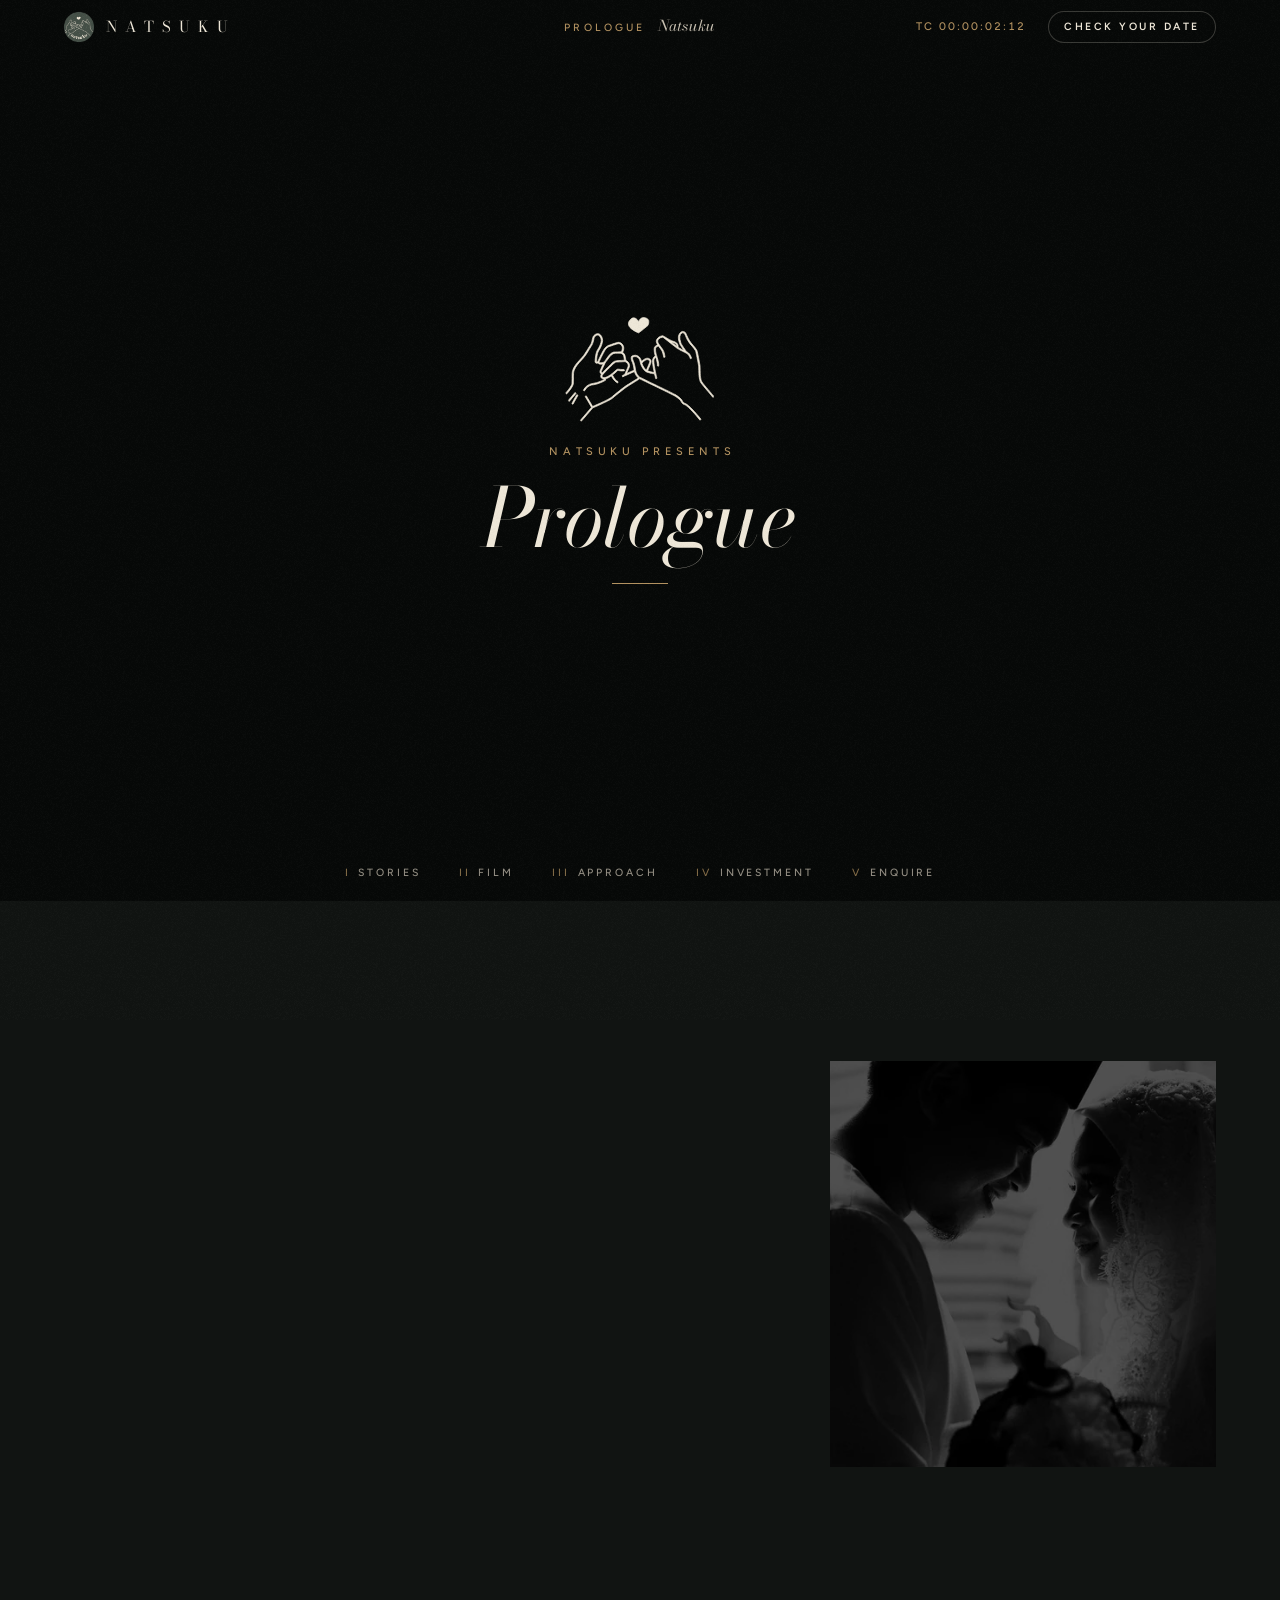
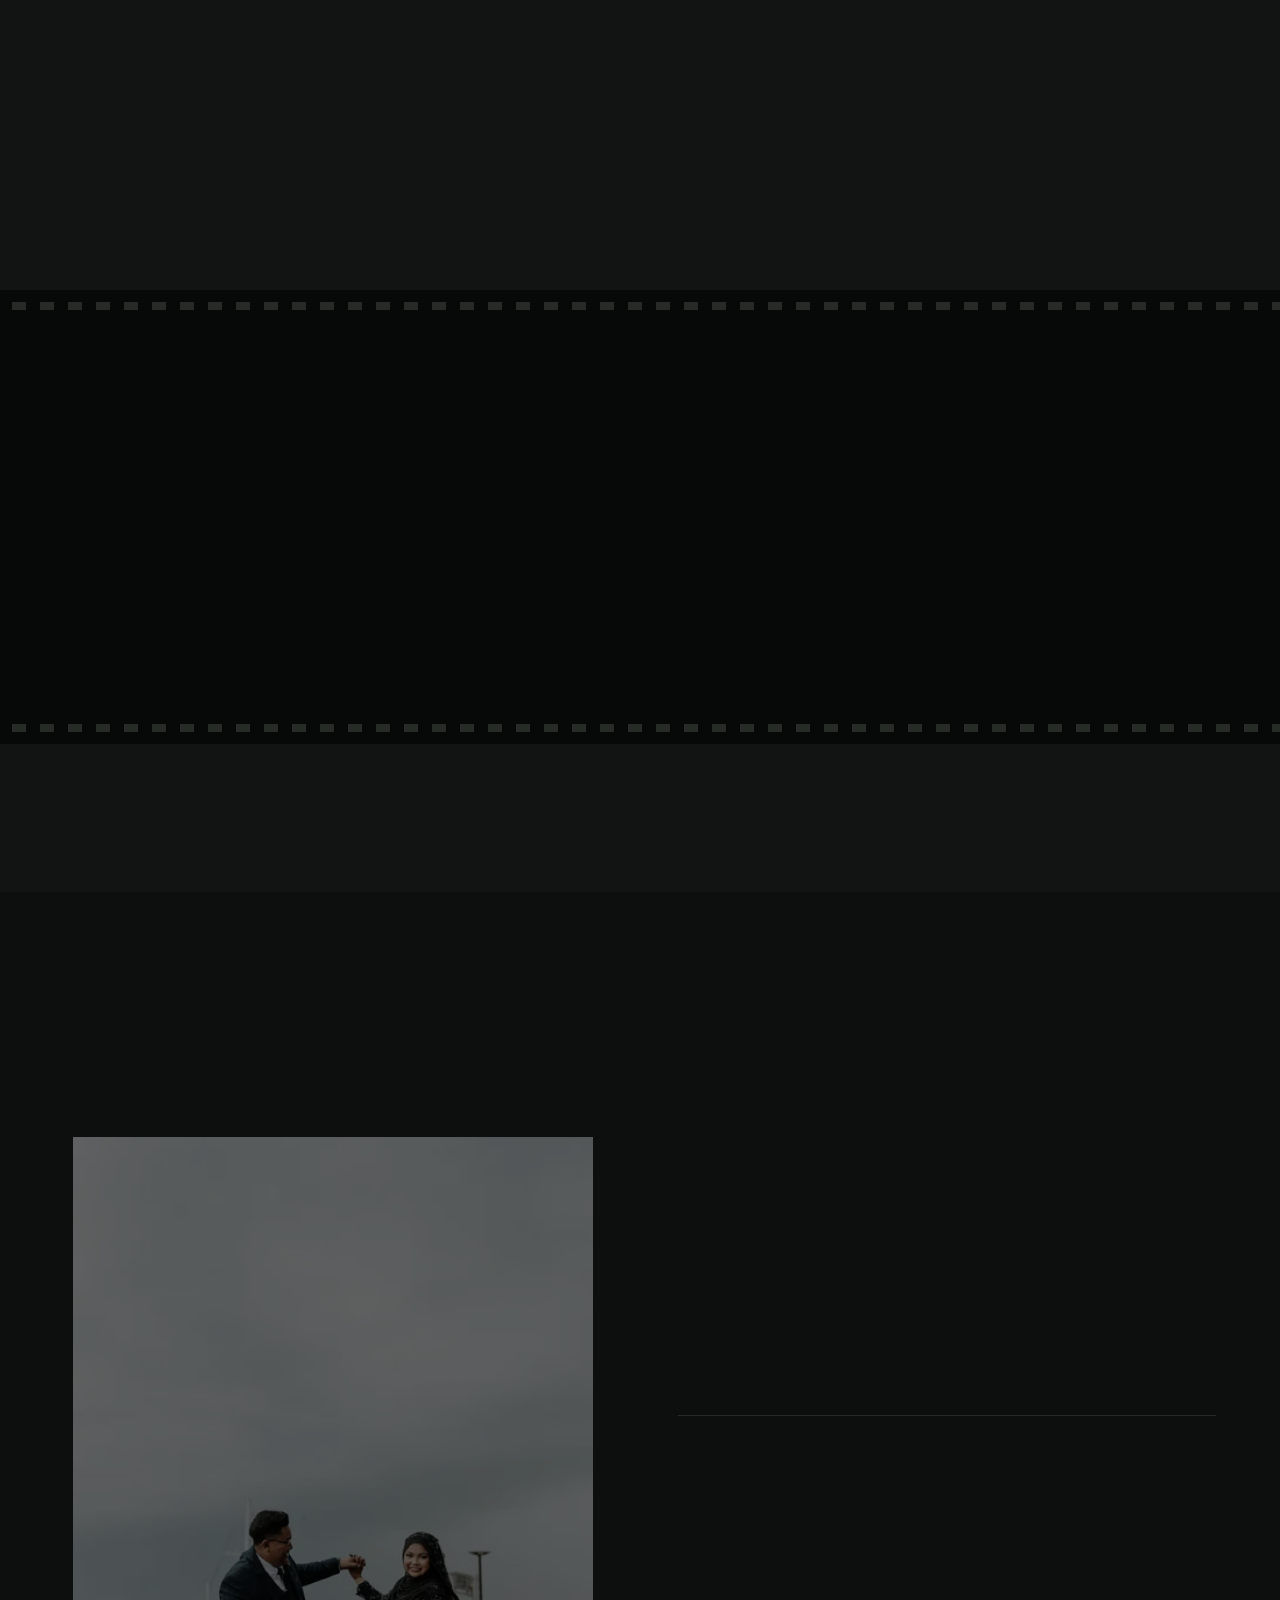
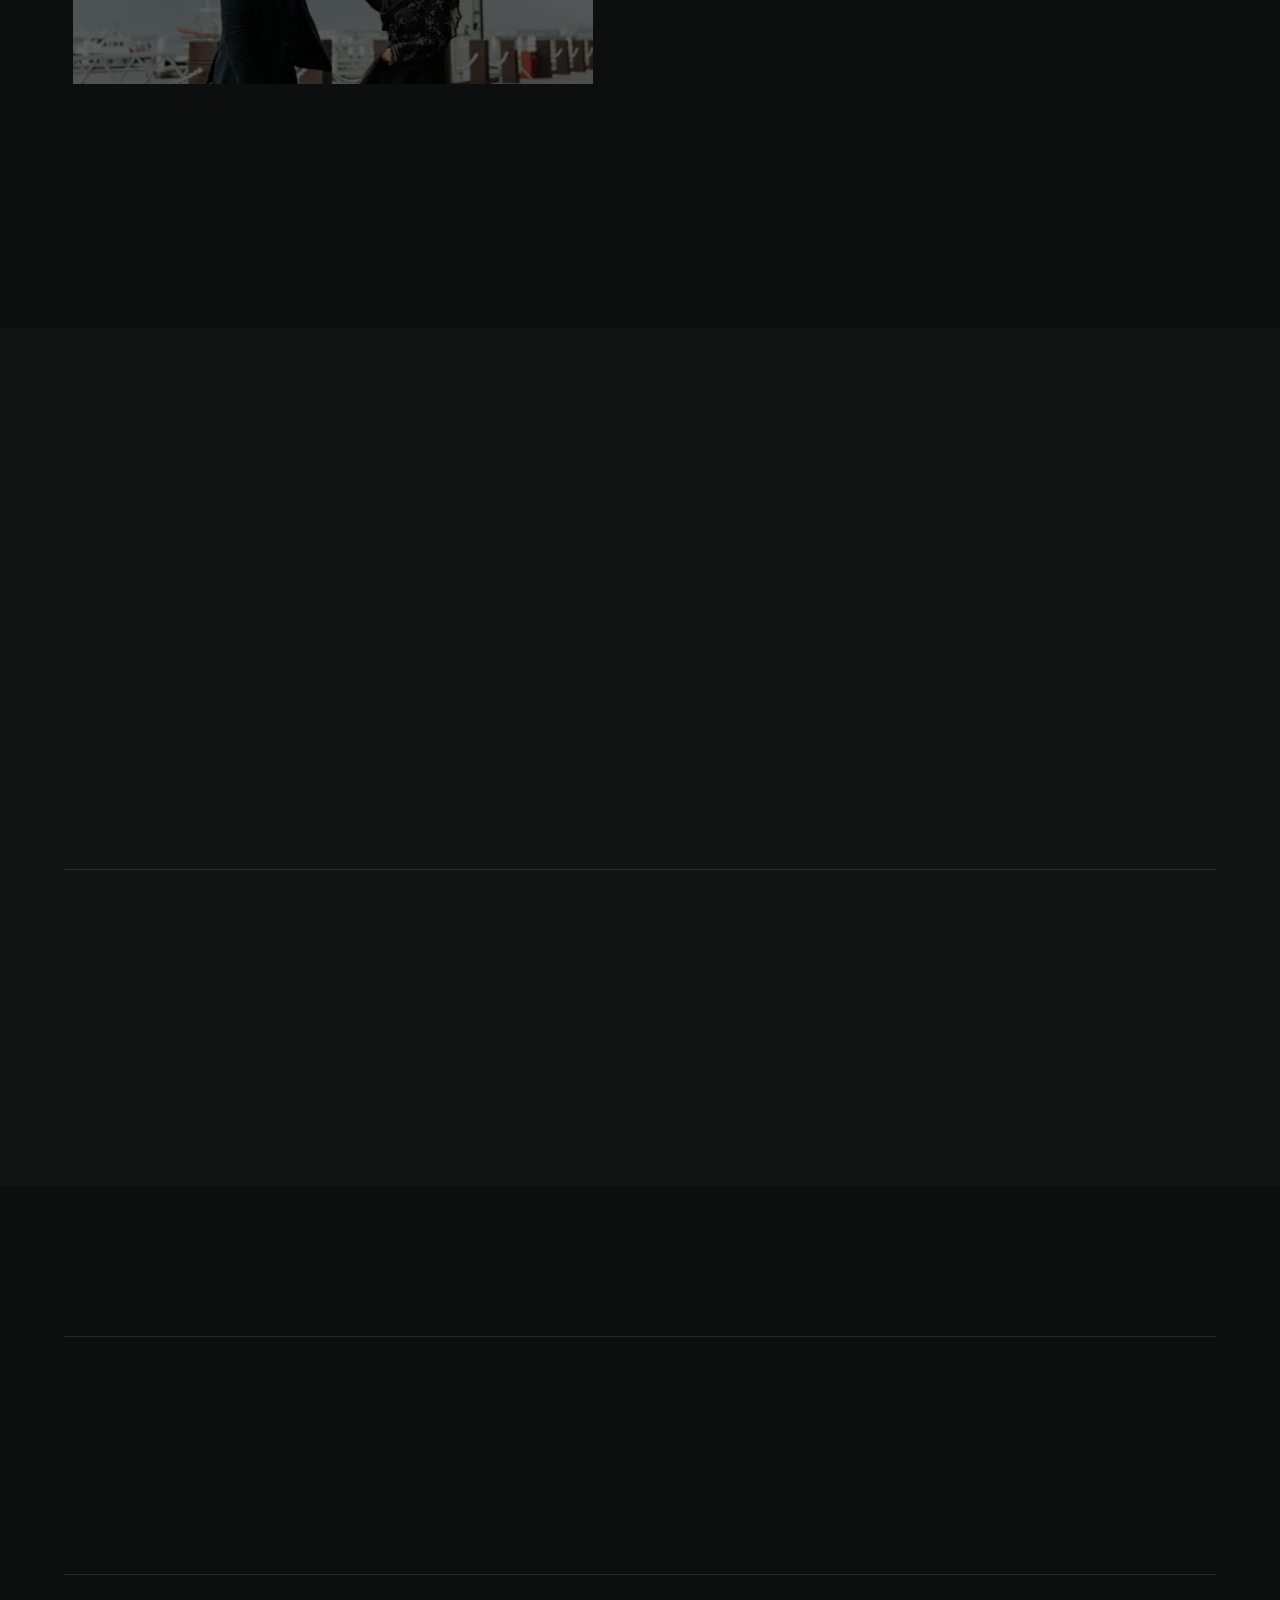
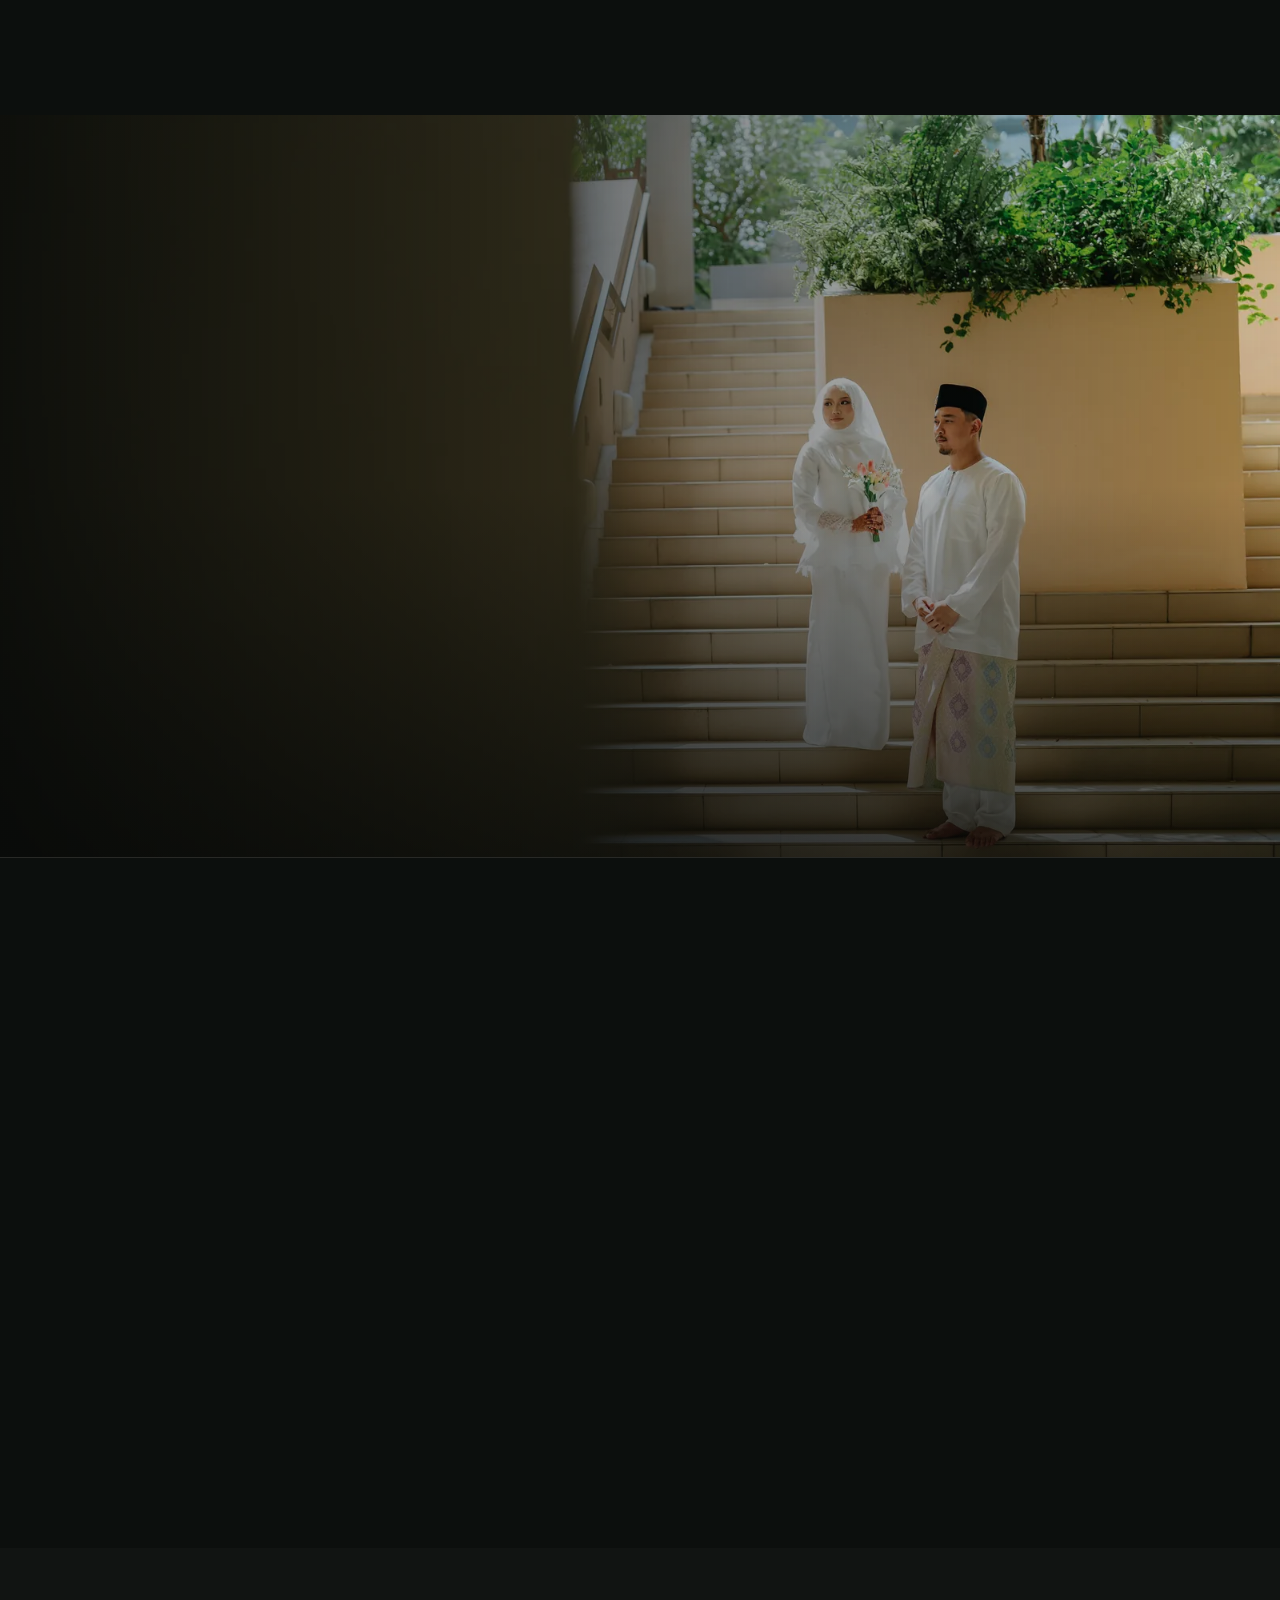
<file: index.html>
<!doctype html>
<html lang="en" class="no-js">
<head>
<meta charset="utf-8">
<meta name="viewport" content="width=device-width, initial-scale=1, viewport-fit=cover">
<title>Natsuku · Wedding Photography &amp; Film in Singapore</title>
<meta name="description" content="Natsuku is a wedding photography studio in Singapore, with film by ThroughWebbedLens. Akad nikah, sanding and full-day coverage from $828.">
<meta name="theme-color" content="#070908">
<link rel="icon" type="image/png" sizes="32x32" href="assets/brand/favicon-32.png">
<link rel="apple-touch-icon" href="assets/brand/apple-touch-icon.png">
<meta property="og:type" content="website">
<meta property="og:site_name" content="Natsuku">
<meta property="og:title" content="Natsuku · Wedding Photography &amp; Film in Singapore">
<meta property="og:description" content="Natsuku is a wedding photography studio in Singapore, with film by ThroughWebbedLens. Akad nikah, sanding and full-day coverage from $828.">
<meta property="og:image" content="https://natsukuco.github.io/website/assets/brand/og.jpg">
<meta property="og:url" content="https://natsukuco.github.io/website/">
<meta name="twitter:card" content="summary_large_image">
<link rel="preload" href="assets/fonts/bodoni-moda-latin-standard-normal.woff2" as="font" type="font/woff2" crossorigin>
<link rel="stylesheet" href="assets/css/site.css">
<script>(function(h){h.classList.remove('no-js');h.classList.add('js');if(!window.matchMedia('(prefers-reduced-motion: reduce)').matches)h.classList.add('intro')})(document.documentElement)</script>
<script src="assets/js/site.js" defer></script>
<script type="application/ld+json">{"@context": "https://schema.org", "@type": "ProfessionalService", "name": "Natsuku", "description": "Wedding photography in Singapore, with film by ThroughWebbedLens.", "url": "https://natsukuco.github.io/website/", "image": "https://natsukuco.github.io/website/assets/brand/og.jpg", "telephone": "+65 9247 5310", "areaServed": "Singapore", "address": {"@type": "PostalAddress", "addressCountry": "SG"}, "priceRange": "$520–$7,958", "sameAs": ["https://www.instagram.com/natsuku.co/"]}</script>
</head>
<body>
<a class="skip" href="#scene">Skip to content</a>
<header class="bar bar--top">
  <a class="brand" href="index.html" data-nav aria-current="page" aria-label="Natsuku, home"><img src="assets/brand/natsuku-badge-96.png" width="30" height="30" alt=""><span class="brand__word">NATSUKU</span></a>
  <div class="bar__now" aria-hidden="true"><span class="label" data-now-k>Prologue</span><span data-now-title>Natsuku</span></div>
  <div class="bar__end"><span class="tc" aria-hidden="true">TC 00:00:00:00</span><a class="pill" href="enquire.html">Check your date</a></div>
</header>
<nav class="bar bar--bottom" aria-label="Chapters">
  <span class="playhead" aria-hidden="true"></span>
  <button class="menu-btn" type="button" data-menu aria-expanded="false" aria-controls="menu"><i aria-hidden="true"></i><span data-menu-label>Chapters</span></button>
  <div class="chapters"><a href="stories.html" data-nav><b>I</b>Stories</a><a href="film.html" data-nav><b>II</b>Film</a><a href="approach.html" data-nav><b>III</b>Approach</a><a href="investment.html" data-nav><b>IV</b>Investment</a><a href="enquire.html" data-nav><b>V</b>Enquire</a></div>
  <span class="bar__mobile-now" data-now-title aria-hidden="true">Natsuku</span>
  <a class="pill pill--mobile" href="enquire.html">Enquire</a>
</nav>
<main id="scene" data-page="home">
<section class="reel" aria-label="Showreel">
  <div class="reel__screen">
  <figure class="reel__frame shift is-on" data-no="Scene 01" data-title="The walk · Haris &amp; Erlynna" data-href="story-haris-erlynna.html"><img src="assets/img/he-corridor-1600.webp" srcset="assets/img/he-corridor-960.webp 960w, assets/img/he-corridor-1600.webp 1600w, assets/img/he-corridor-2400.webp 2400w" sizes="(min-width: 901px) 130vw, 100vw" width="2400" height="1600" alt="Haris and Erlynna walking down a dark corridor lined with warm lights" loading="eager" fetchpriority="high" decoding="async" style="object-position:52% 40%"></figure>
<figure class="reel__frame shift" data-no="Scene 02" data-title="The red carpet · Rizqi &amp; Shuraifah" data-href="story-rizqi-shuraifah.html"><img src="assets/img/rs-carpet-1440.webp" srcset="assets/img/rs-carpet-720.webp 720w, assets/img/rs-carpet-1440.webp 1440w" sizes="(min-width: 901px) 130vw, 100vw" width="1440" height="960" alt="The couple lying on a red prayer carpet, laughing" loading="lazy" decoding="async" style="object-position:55% 55%"></figure>
<figure class="reel__frame shift" data-no="Scene 03" data-title="The entrance · Khair &amp; Syakirah" data-href="story-khair-syakirah.html"><img src="assets/img/ks-sparklers-1600.webp" srcset="assets/img/ks-sparklers-960.webp 960w, assets/img/ks-sparklers-1600.webp 1600w, assets/img/ks-sparklers-2400.webp 2400w" sizes="(min-width: 901px) 130vw, 100vw" width="2400" height="1600" alt="Khair and Syakirah&#x27;s entrance under sparkling lights" loading="lazy" decoding="async" style="object-position:42% 32%"></figure>
<figure class="reel__frame shift" data-no="Scene 04" data-title="In full colour · Razalee &amp; Amirah" data-href="story-razalee-amirah.html"><img src="assets/img/ra-leaves-1600.webp" srcset="assets/img/ra-leaves-960.webp 960w, assets/img/ra-leaves-1600.webp 1600w, assets/img/ra-leaves-2400.webp 2400w" sizes="(min-width: 901px) 130vw, 100vw" width="2400" height="1600" alt="Amirah with her bouquet among tropical leaves" loading="lazy" decoding="async" style="object-position:50% 22%"></figure>

  </div>
  <div class="reel__copy">
    <p class="label">Wedding photography · Singapore · Film with ThroughWebbedLens</p>
    <h1 class="h-hero">Your day,<br><em>told like a film.</em></h1>
    <p class="lead">We plan your day with you, then work quietly through it so your people stay the story. Photo and film can come from one crew.</p>
    <div class="reel__ctas"><a class="btn" href="enquire.html">Check your date →</a><a class="btn btn--ghost" href="stories.html">See the stories</a></div>
  </div>
  <a class="reel__scene" data-scene-link href="story-haris-erlynna.html"><span class="label" data-scene-no>Scene 01</span><span data-scene-title>The walk · Haris &amp; Erlynna</span></a>
</section>

<section class="section">
  <div class="wrap statement">
    <p class="kanji" lang="ja" aria-hidden="true">懐く</p>
    <div class="stack">
      <p class="label">The name</p>
      <h2 class="h2">Natsuku,<br><em>to grow fond of.</em></h2>
      <div class="gloss"><span class="ja" lang="ja">懐く</span><i>natsuku</i><span class="small">Japanese · verb</span></div>
      <p class="body">It’s the word for the slow way people become attached to each other. Our line for it is simpler: to be fondly remembered. We photograph the people and moments your family will want back years from now, in the order they happened.</p>
      <a class="link" href="approach.html">How we work →</a>
    </div>
    <figure class="media rv is-portrait" style="--ph:#2b2b2b"><img src="assets/img/ks-bw-1200.webp" srcset="assets/img/ks-bw-600.webp 600w, assets/img/ks-bw-1200.webp 1200w" sizes="(max-width:900px) 92vw, 26vw" width="1200" height="1800" alt="Khair and Syakirah forehead to forehead in black and white" loading="lazy" decoding="async"></figure>
  </div>
</section>

<section class="section section--tight" aria-labelledby="now-showing">
  <div class="wrap strip-head">
    <div class="stack stack--tight"><p class="label">Now showing</p><h2 class="h2" id="now-showing">Four recent <em>weddings</em></h2></div>
    <div class="strip-nav"><button type="button" data-strip="reels" data-dir="prev" aria-label="Previous reel">←</button><button type="button" data-strip="reels" data-dir="next" aria-label="Next reel">→</button></div>
  </div>
  <div class="strip" id="reels">
    <a class="frame-card" href="story-rizqi-shuraifah.html">
      <figure class="media" style="--ph:#302d25"><img src="assets/img/rs-ribs-1600.webp" srcset="assets/img/rs-ribs-960.webp 960w, assets/img/rs-ribs-1600.webp 1600w, assets/img/rs-ribs-2400.webp 2400w" sizes="(max-width:900px) 80vw, 36vw" width="2400" height="1600" alt="Rizqi and Shuraifah beneath a vaulted, ribbed ceiling" loading="lazy" decoding="async"></figure>
      <div class="frame-card__meta"><span class="frame-card__title">Rizqi &amp; Shuraifah</span><span class="label">Reel 01</span></div>
      <p class="frame-card__sub">Akad nikah · September 2026</p>
    </a><a class="frame-card" href="story-khair-syakirah.html">
      <figure class="media" style="--ph:#4f4d45"><img src="assets/img/ks-certificate-1600.webp" srcset="assets/img/ks-certificate-960.webp 960w, assets/img/ks-certificate-1600.webp 1600w, assets/img/ks-certificate-2400.webp 2400w" sizes="(max-width:900px) 80vw, 36vw" width="2400" height="1600" alt="Khair and Syakirah holding up their marriage certificate under the arches of Sultan Mosque" loading="lazy" decoding="async"></figure>
      <div class="frame-card__meta"><span class="frame-card__title">Khair &amp; Syakirah</span><span class="label">Reel 02</span></div>
      <p class="frame-card__sub">Akad nikah &amp; sanding · July 2026</p>
    </a><a class="frame-card" href="story-haris-erlynna.html">
      <figure class="media" style="--ph:#4c433a"><img src="assets/img/he-mirror-1600.webp" srcset="assets/img/he-mirror-960.webp 960w, assets/img/he-mirror-1600.webp 1600w, assets/img/he-mirror-2400.webp 2400w" sizes="(max-width:900px) 80vw, 36vw" width="2400" height="1600" alt="Haris and Erlynna laughing in a mirror as light flares" loading="lazy" decoding="async"></figure>
      <div class="frame-card__meta"><span class="frame-card__title">Haris &amp; Erlynna</span><span class="label">Reel 03</span></div>
      <p class="frame-card__sub">Solemnisation · June 2026</p>
    </a><a class="frame-card" href="story-razalee-amirah.html">
      <figure class="media" style="--ph:#484034"><img src="assets/img/ra-spin-1600.webp" srcset="assets/img/ra-spin-960.webp 960w, assets/img/ra-spin-1600.webp 1600w, assets/img/ra-spin-2400.webp 2400w" sizes="(max-width:900px) 80vw, 36vw" width="2400" height="1600" alt="The couple in a spinning blur of colour" loading="lazy" decoding="async"></figure>
      <div class="frame-card__meta"><span class="frame-card__title">Razalee &amp; Amirah</span><span class="label">Reel 04</span></div>
      <p class="frame-card__sub">Akad nikah · February 2026</p>
    </a>
  </div>
  <div class="wrap after-strip"><a class="link" href="stories.html">All stories →</a></div>
</section>

<section class="section section--deep">
  <div class="wrap split">
    <div class="split__media"><figure class="media rv is-portrait" style="--ph:#676b6b"><img src="assets/img/hf-boardwalk-1200.webp" srcset="assets/img/hf-boardwalk-600.webp 600w, assets/img/hf-boardwalk-1200.webp 1200w" sizes="(max-width:900px) 92vw, 40vw" width="1200" height="1800" alt="A couple dancing on a boardwalk" loading="lazy" decoding="async"></figure></div>
    <div class="stack">
      <p class="label">Chapter II · Film</p>
      <h2 class="h2">Photo and film from <em>one crew.</em></h2>
      <p class="body">Our films are made by ThroughWebbedLens, Raudah’s studio. Book both and you get one consultation, one timeline and two teams who already know how the other works.</p>
      <ul class="ticks"><li>1-minute vertical film for sharing</li><li>3–5 minute wedding film</li><li>Thumbdrive in a keepsake pouch</li></ul>
      <p class="small">Included in film packages from six hours.</p>
      <div class="row-links"><a class="play-link" href="https://drive.google.com/file/d/1qYe6SZzaggUssMpKYWhxZvC9stRG66Rj/view" target="_blank" rel="noopener" data-film="1qYe6SZzaggUssMpKYWhxZvC9stRG66Rj" data-film-title="Sakti &amp; Tharenii · Full-length film" data-film-kicker="ThroughWebbedLens presents"><i><svg class="tri" viewBox="0 0 10 12" aria-hidden="true" focusable="false"><path d="M0 0L10 6L0 12Z" fill="currentColor"/></svg></i>Watch a wedding film</a><a class="link" href="film.html">Chapter II · Film →</a></div>
    </div>
  </div>
</section>

<section class="section">
  <div class="wrap stack stack--loose">
    <p class="label">Chapter III · Approach</p>
    <h2 class="bigline"><span class="bl">Crew,</span><br><em class="bl bl--r">not cast.</em></h2>
    <p class="lead">On the day we work like crew: prepared, quiet and easy to forget. The moments belong to you and your families.</p>
    <div class="principles">
      <div><h3>Planned with you</h3><p>A free itinerary consultation before the day, by Zoom, call or in person.</p></div>
      <div><h3>Quiet on the day</h3><p>Fly-on-the-wall coverage that follows conversations and candid moments.</p></div>
      <div><h3>Every frame edited</h3><p>Unlimited edited photographs in every package, delivered to a private online gallery.</p></div>
    </div>
    <a class="link" href="approach.html">Chapter III · Approach →</a>
  </div>
</section>

<section class="section section--tight section--deep">
  <div class="wrap">
    <div class="slate-line"><p class="label">Chapter IV · Investment</p><span class="rule"></span><span class="aside">SGD</span></div>
    <div class="prices">
      <a href="investment.html#photography"><span class="what">Photography</span><span class="from">From</span><span class="amount"><sup>$</sup>828</span><span class="small">Cherish · up to 3 hours</span></a>
      <a href="investment.html#photo-film"><span class="what">Photo + film</span><span class="from">From</span><span class="amount"><sup>$</sup>1,020</span><span class="small">Prelude · 2 hours, with ThroughWebbedLens</span></a>
      <a href="investment.html#film"><span class="what">Film only</span><span class="from">From</span><span class="amount"><sup>$</sup>520</span><span class="small">Prelude · 2 hours, by ThroughWebbedLens</span></a>
    </div>
    <p class="small after-strip">A 30% deposit secures your date. We confirm your final quote with you over chat.</p>
  </div>
</section>

<section class="finale">
  <figure class="media" style="--ph:#423d29"><img src="assets/img/rs-stairwell-1600.webp" srcset="assets/img/rs-stairwell-960.webp 960w, assets/img/rs-stairwell-1600.webp 1600w, assets/img/rs-stairwell-2400.webp 2400w" sizes="100vw" width="2400" height="1600" alt="Rizqi and Shuraifah at the foot of a sunlit stairwell" loading="lazy" decoding="async" style="object-position:62% 50%"></figure>
  <div class="wrap finale__copy">
    <p class="label">Chapter V · Enquire</p>
    <h2 class="h1">Roll <em>camera.</em></h2>
    <p class="lead">Tell us your date, venue and hours. We’ll reply on WhatsApp with availability and a quote.</p>
    <div class="row-links"><a class="btn" href="enquire.html">Check your date →</a><a class="link" href="https://maps.app.goo.gl/2jhCvsvyrYShcupk6?g_st=ac" target="_blank" rel="noopener">Read our Google reviews ↗</a></div>
  </div>
</section>

<footer class="credits">
  <div class="wrap">
    <svg class="credits__mark" viewBox="0 0 1315 935" aria-hidden="true" focusable="false"><use href="#pinky"/></svg>
    <p class="credits__word">NATSUKU</p>
    <p class="credits__tag"><span class="ja" lang="ja">懐く</span> — to be fondly remembered.</p>
    <dl class="credits__roll">
      <div><dt>Photography</dt><dd>Natsuku</dd></div>
      <div><dt>Film</dt><dd>ThroughWebbedLens</dd></div>
      <div><dt>Bookings</dt><dd>WhatsApp <a href="https://wa.me/6592475310" target="_blank" rel="noopener">+65 9247 5310</a></dd></div>
    </dl>
    <nav class="credits__links" aria-label="Elsewhere">
      <a href="https://www.instagram.com/natsuku.co/" target="_blank" rel="noopener">Instagram</a>
      <a href="https://maps.app.goo.gl/2jhCvsvyrYShcupk6?g_st=ac" target="_blank" rel="noopener">Google reviews</a>
      <a href="https://skybite.pic-time.com/client" target="_blank" rel="noopener">Full galleries</a>
      <a href="https://drive.google.com/file/d/1qA7vYu13YQF0fBHz8c6XMIGLbBtwfNn7/view?usp=sharing" target="_blank" rel="noopener">Rate card</a>
    </nav>
    <p class="credits__fine">© 2026 Natsuku · Wedding photography, Singapore · All photographs © Natsuku</p>
  </div>
</footer>
</main>

<svg width="0" height="0" style="position:absolute" aria-hidden="true" focusable="false"><symbol id="pinky" viewBox="180 345 1315 935"><path d="M319,1264C317,1262 316,1259 316,1259C316,1258 338,1232 364,1202C390,1171 412,1146 412,1145C412,1144 367,1067 357,1052C356,1050 356,1050 360,1048C362,1046 365,1045 365,1044C366,1044 376,1060 393,1089C408,1114 421,1135 421,1136C423,1138 421,1139 466,1119C544,1084 576,1067 596,1050C609,1039 654,1002 684,979C707,961 715,956 766,924L823,889L815,880C810,875 804,868 802,863C797,855 790,839 790,836C790,831 791,831 700,872L686,879L684,875C680,868 680,868 693,862L704,856L712,838C716,827 722,814 725,808C732,795 734,788 734,779C734,767 727,757 713,749L707,745L669,747C625,749 627,749 618,754C610,758 589,778 539,829C509,860 505,865 505,874C505,884 521,888 538,883C558,876 593,853 623,823C630,817 635,813 637,812C642,810 655,811 664,813C671,814 689,815 695,814C698,814 698,814 701,819L703,824L700,825C696,827 671,827 661,825C656,824 650,823 647,823L642,823L630,834C624,840 613,849 607,854L596,863L600,870C612,892 628,911 641,918C647,922 647,922 644,929C643,933 642,933 634,928C620,920 602,899 591,879C588,875 586,872 586,872C586,871 582,874 577,876C566,884 551,891 543,894C539,895 536,896 535,896C534,897 534,898 536,902L539,906L534,909C527,914 503,926 491,930C470,939 450,945 430,948C424,948 416,950 412,951C390,956 368,974 355,996C352,1002 352,1002 344,999C340,998 340,998 346,987C351,978 362,966 371,959C386,946 403,939 426,936C449,933 468,927 492,917C508,910 526,900 526,899C525,899 522,898 519,897C505,895 498,891 495,883C492,877 493,868 496,860L499,854L495,851C488,845 485,836 487,827C488,824 494,810 501,794C508,779 514,766 513,766C513,765 508,766 504,767C490,769 478,767 471,760C469,758 468,757 465,759C449,764 441,754 444,734C444,730 445,722 446,714C449,679 457,652 470,634C483,617 498,577 498,560C498,540 485,516 473,513C464,511 453,514 445,522C438,528 436,532 432,554C424,585 421,593 408,613C402,622 391,640 384,652C361,690 345,711 326,730C292,766 275,788 264,813C255,834 254,840 254,898L253,941L250,949C244,967 228,990 202,1020C197,1026 192,1031 192,1030C192,1030 190,1027 190,1024L188,1018L194,1011C215,987 234,959 240,943C241,940 241,928 242,894C242,844 243,836 248,820C258,790 277,764 313,726C335,704 349,686 372,648C379,636 390,618 396,610C412,585 412,584 420,548C425,527 427,523 434,516C447,501 467,496 481,503C497,511 510,537 510,560C510,580 495,621 481,641C471,654 466,668 462,690C459,703 456,733 456,743C456,748 456,748 459,747C464,747 466,745 473,732C492,690 513,650 524,634C532,621 543,612 556,605C562,602 636,577 644,576C660,573 678,583 689,602C698,616 697,640 688,658L684,664L687,666C694,669 702,679 705,688C706,690 708,701 710,711C712,721 713,731 714,732C714,734 716,736 720,738C737,749 746,763 746,780C746,789 743,798 736,812C729,827 721,847 722,848C722,848 737,842 754,834L786,820L785,815C785,800 776,764 771,752C762,734 758,715 761,706C763,697 767,694 780,691C807,684 830,695 843,721C846,727 848,734 849,736C851,744 851,744 858,738C884,712 909,708 929,727C935,732 936,746 932,759C931,762 924,779 917,795C908,816 905,825 905,826C907,827 932,835 943,837C952,839 960,840 960,838C961,838 960,829 958,819C950,780 947,756 947,738C948,726 948,725 951,719C954,711 961,703 967,698L972,695L969,687C964,671 962,655 962,642C961,620 965,613 979,605C992,598 992,599 987,589C978,571 978,560 987,547C996,533 1010,524 1026,520C1037,518 1041,518 1041,521C1042,523 1042,523 1043,522C1044,520 1045,521 1053,526C1082,545 1113,562 1130,567C1148,573 1159,580 1165,589C1170,597 1172,602 1172,612L1173,620L1186,628C1207,640 1220,646 1220,645C1221,645 1213,633 1204,619C1188,594 1187,593 1183,579C1176,559 1174,551 1174,535C1174,524 1175,520 1177,514C1182,499 1191,488 1203,482C1213,478 1226,481 1235,490C1239,494 1241,498 1248,516C1263,550 1279,576 1303,602C1319,620 1330,635 1336,646C1339,652 1344,674 1355,731L1364,782L1365,822C1366,862 1366,870 1371,896C1374,914 1376,917 1390,936C1396,944 1470,1031 1481,1044C1483,1046 1483,1046 1481,1052L1479,1059L1476,1057C1475,1056 1456,1033 1434,1007C1365,926 1365,926 1360,900C1355,875 1354,866 1353,824L1352,784L1342,731C1330,668 1327,656 1323,648C1318,639 1307,625 1298,614C1281,596 1271,583 1257,561C1248,546 1246,542 1237,519C1228,500 1226,496 1219,494C1213,491 1210,492 1204,495C1184,509 1181,537 1195,577C1198,588 1200,590 1221,623C1244,656 1244,657 1250,660C1269,671 1278,683 1287,707L1290,715L1285,718C1282,719 1279,720 1279,719C1278,719 1277,715 1276,711C1270,697 1265,689 1257,681C1251,675 1248,673 1228,663C1216,657 1198,648 1188,643C1178,637 1170,633 1169,633C1168,633 1139,610 1103,582L1039,531L1034,532C1021,533 1013,537 1004,545C995,554 993,560 993,568C994,579 1000,589 1022,618C1042,645 1043,647 1050,669C1053,681 1057,700 1057,705C1057,707 1057,707 1051,707L1045,707L1044,697C1041,684 1036,666 1032,656C1030,651 1025,643 1014,628L999,608L990,613C975,621 973,624 974,641C974,658 976,666 988,708C995,729 999,744 1001,760C1002,770 1002,784 1001,785C1001,786 998,785 995,784C989,783 989,783 990,779C992,769 980,710 975,708C973,708 965,717 962,723C959,729 959,730 959,739C959,764 967,811 981,870C984,881 986,890 986,891C986,893 976,896 975,894C975,894 972,884 970,873L964,852L954,851C944,850 929,847 908,840C891,834 888,832 879,824C858,802 844,776 839,748C833,713 811,696 784,702C774,705 772,706 772,715C773,723 775,732 782,747C787,760 791,773 796,800C798,812 800,825 801,828C805,848 818,869 832,879C836,882 988,956 1046,984C1080,1000 1135,1028 1143,1032C1164,1044 1186,1061 1197,1073C1202,1078 1205,1082 1208,1088C1214,1102 1220,1107 1234,1112C1250,1118 1273,1138 1305,1172C1330,1200 1372,1248 1372,1250C1372,1250 1370,1252 1368,1255L1364,1259L1347,1239C1322,1208 1306,1191 1283,1167C1254,1138 1240,1127 1227,1122C1214,1118 1204,1109 1198,1095C1192,1084 1186,1077 1168,1064C1144,1046 1131,1039 1052,1001C1030,990 972,962 924,939C875,915 835,896 835,896C834,896 808,913 775,933C725,964 712,973 696,986C662,1012 632,1036 614,1051C605,1059 593,1068 589,1071C570,1084 515,1111 446,1141L424,1150L374,1209C346,1242 323,1268 323,1268C323,1268 321,1266 319,1264Z M244,1116C242,1115 240,1114 240,1113C240,1112 281,1037 283,1035C284,1034 285,1034 289,1037L294,1040L272,1079C260,1101 250,1119 250,1119C249,1119 247,1118 244,1116Z M213,1089C212,1086 211,1083 211,1083C211,1082 267,1016 268,1015C270,1015 278,1022 276,1024C274,1027 216,1095 216,1095C216,1095 214,1092 213,1089Z M583,767C613,738 613,738 663,735C683,734 700,733 700,732C702,731 695,696 692,690C689,684 685,679 679,675C670,670 620,669 605,675C597,678 589,684 583,690C575,697 535,751 531,759C526,769 499,827 498,830C498,834 500,840 503,842L506,845L536,814C553,797 574,776 583,767Z M907,788C926,743 927,739 916,732C909,728 904,727 899,727C888,729 872,739 860,753L855,759L856,764C858,771 866,788 873,797C880,808 892,820 893,819C894,819 900,805 907,788Z M514,752C517,751 521,749 522,749C522,748 530,739 538,728C570,683 577,675 593,667C606,660 610,660 643,660L672,659L674,657C683,645 686,622 679,609C672,596 663,589 652,588C645,588 643,588 606,600C584,608 565,614 562,615C549,622 538,632 529,648C514,674 477,748 479,750C479,751 481,752 482,753C487,756 503,755 514,752Z M1160,607C1160,600 1151,589 1141,584C1133,581 1119,576 1118,577C1118,578 1123,582 1129,587C1161,612 1160,611 1160,607Z"/><path d="M815,489C794,480 774,467 760,456C730,430 728,401 755,374C776,353 800,358 821,387C823,390 825,393 826,393C826,393 827,390 829,387C843,359 868,351 895,365C905,370 910,375 913,383C917,394 914,417 907,428C904,431 828,493 826,493C826,493 821,491 815,489Z"/></symbol></svg>
<div class="shutter shutter--t" aria-hidden="true"></div><div class="shutter shutter--b" aria-hidden="true"></div>
<div class="card" aria-hidden="true">
  <svg class="card__ident" viewBox="180 345 1315 935" focusable="false"><path d="M319,1264C317,1262 316,1259 316,1259C316,1258 338,1232 364,1202C390,1171 412,1146 412,1145C412,1144 367,1067 357,1052C356,1050 356,1050 360,1048C362,1046 365,1045 365,1044C366,1044 376,1060 393,1089C408,1114 421,1135 421,1136C423,1138 421,1139 466,1119C544,1084 576,1067 596,1050C609,1039 654,1002 684,979C707,961 715,956 766,924L823,889L815,880C810,875 804,868 802,863C797,855 790,839 790,836C790,831 791,831 700,872L686,879L684,875C680,868 680,868 693,862L704,856L712,838C716,827 722,814 725,808C732,795 734,788 734,779C734,767 727,757 713,749L707,745L669,747C625,749 627,749 618,754C610,758 589,778 539,829C509,860 505,865 505,874C505,884 521,888 538,883C558,876 593,853 623,823C630,817 635,813 637,812C642,810 655,811 664,813C671,814 689,815 695,814C698,814 698,814 701,819L703,824L700,825C696,827 671,827 661,825C656,824 650,823 647,823L642,823L630,834C624,840 613,849 607,854L596,863L600,870C612,892 628,911 641,918C647,922 647,922 644,929C643,933 642,933 634,928C620,920 602,899 591,879C588,875 586,872 586,872C586,871 582,874 577,876C566,884 551,891 543,894C539,895 536,896 535,896C534,897 534,898 536,902L539,906L534,909C527,914 503,926 491,930C470,939 450,945 430,948C424,948 416,950 412,951C390,956 368,974 355,996C352,1002 352,1002 344,999C340,998 340,998 346,987C351,978 362,966 371,959C386,946 403,939 426,936C449,933 468,927 492,917C508,910 526,900 526,899C525,899 522,898 519,897C505,895 498,891 495,883C492,877 493,868 496,860L499,854L495,851C488,845 485,836 487,827C488,824 494,810 501,794C508,779 514,766 513,766C513,765 508,766 504,767C490,769 478,767 471,760C469,758 468,757 465,759C449,764 441,754 444,734C444,730 445,722 446,714C449,679 457,652 470,634C483,617 498,577 498,560C498,540 485,516 473,513C464,511 453,514 445,522C438,528 436,532 432,554C424,585 421,593 408,613C402,622 391,640 384,652C361,690 345,711 326,730C292,766 275,788 264,813C255,834 254,840 254,898L253,941L250,949C244,967 228,990 202,1020C197,1026 192,1031 192,1030C192,1030 190,1027 190,1024L188,1018L194,1011C215,987 234,959 240,943C241,940 241,928 242,894C242,844 243,836 248,820C258,790 277,764 313,726C335,704 349,686 372,648C379,636 390,618 396,610C412,585 412,584 420,548C425,527 427,523 434,516C447,501 467,496 481,503C497,511 510,537 510,560C510,580 495,621 481,641C471,654 466,668 462,690C459,703 456,733 456,743C456,748 456,748 459,747C464,747 466,745 473,732C492,690 513,650 524,634C532,621 543,612 556,605C562,602 636,577 644,576C660,573 678,583 689,602C698,616 697,640 688,658L684,664L687,666C694,669 702,679 705,688C706,690 708,701 710,711C712,721 713,731 714,732C714,734 716,736 720,738C737,749 746,763 746,780C746,789 743,798 736,812C729,827 721,847 722,848C722,848 737,842 754,834L786,820L785,815C785,800 776,764 771,752C762,734 758,715 761,706C763,697 767,694 780,691C807,684 830,695 843,721C846,727 848,734 849,736C851,744 851,744 858,738C884,712 909,708 929,727C935,732 936,746 932,759C931,762 924,779 917,795C908,816 905,825 905,826C907,827 932,835 943,837C952,839 960,840 960,838C961,838 960,829 958,819C950,780 947,756 947,738C948,726 948,725 951,719C954,711 961,703 967,698L972,695L969,687C964,671 962,655 962,642C961,620 965,613 979,605C992,598 992,599 987,589C978,571 978,560 987,547C996,533 1010,524 1026,520C1037,518 1041,518 1041,521C1042,523 1042,523 1043,522C1044,520 1045,521 1053,526C1082,545 1113,562 1130,567C1148,573 1159,580 1165,589C1170,597 1172,602 1172,612L1173,620L1186,628C1207,640 1220,646 1220,645C1221,645 1213,633 1204,619C1188,594 1187,593 1183,579C1176,559 1174,551 1174,535C1174,524 1175,520 1177,514C1182,499 1191,488 1203,482C1213,478 1226,481 1235,490C1239,494 1241,498 1248,516C1263,550 1279,576 1303,602C1319,620 1330,635 1336,646C1339,652 1344,674 1355,731L1364,782L1365,822C1366,862 1366,870 1371,896C1374,914 1376,917 1390,936C1396,944 1470,1031 1481,1044C1483,1046 1483,1046 1481,1052L1479,1059L1476,1057C1475,1056 1456,1033 1434,1007C1365,926 1365,926 1360,900C1355,875 1354,866 1353,824L1352,784L1342,731C1330,668 1327,656 1323,648C1318,639 1307,625 1298,614C1281,596 1271,583 1257,561C1248,546 1246,542 1237,519C1228,500 1226,496 1219,494C1213,491 1210,492 1204,495C1184,509 1181,537 1195,577C1198,588 1200,590 1221,623C1244,656 1244,657 1250,660C1269,671 1278,683 1287,707L1290,715L1285,718C1282,719 1279,720 1279,719C1278,719 1277,715 1276,711C1270,697 1265,689 1257,681C1251,675 1248,673 1228,663C1216,657 1198,648 1188,643C1178,637 1170,633 1169,633C1168,633 1139,610 1103,582L1039,531L1034,532C1021,533 1013,537 1004,545C995,554 993,560 993,568C994,579 1000,589 1022,618C1042,645 1043,647 1050,669C1053,681 1057,700 1057,705C1057,707 1057,707 1051,707L1045,707L1044,697C1041,684 1036,666 1032,656C1030,651 1025,643 1014,628L999,608L990,613C975,621 973,624 974,641C974,658 976,666 988,708C995,729 999,744 1001,760C1002,770 1002,784 1001,785C1001,786 998,785 995,784C989,783 989,783 990,779C992,769 980,710 975,708C973,708 965,717 962,723C959,729 959,730 959,739C959,764 967,811 981,870C984,881 986,890 986,891C986,893 976,896 975,894C975,894 972,884 970,873L964,852L954,851C944,850 929,847 908,840C891,834 888,832 879,824C858,802 844,776 839,748C833,713 811,696 784,702C774,705 772,706 772,715C773,723 775,732 782,747C787,760 791,773 796,800C798,812 800,825 801,828C805,848 818,869 832,879C836,882 988,956 1046,984C1080,1000 1135,1028 1143,1032C1164,1044 1186,1061 1197,1073C1202,1078 1205,1082 1208,1088C1214,1102 1220,1107 1234,1112C1250,1118 1273,1138 1305,1172C1330,1200 1372,1248 1372,1250C1372,1250 1370,1252 1368,1255L1364,1259L1347,1239C1322,1208 1306,1191 1283,1167C1254,1138 1240,1127 1227,1122C1214,1118 1204,1109 1198,1095C1192,1084 1186,1077 1168,1064C1144,1046 1131,1039 1052,1001C1030,990 972,962 924,939C875,915 835,896 835,896C834,896 808,913 775,933C725,964 712,973 696,986C662,1012 632,1036 614,1051C605,1059 593,1068 589,1071C570,1084 515,1111 446,1141L424,1150L374,1209C346,1242 323,1268 323,1268C323,1268 321,1266 319,1264Z M244,1116C242,1115 240,1114 240,1113C240,1112 281,1037 283,1035C284,1034 285,1034 289,1037L294,1040L272,1079C260,1101 250,1119 250,1119C249,1119 247,1118 244,1116Z M213,1089C212,1086 211,1083 211,1083C211,1082 267,1016 268,1015C270,1015 278,1022 276,1024C274,1027 216,1095 216,1095C216,1095 214,1092 213,1089Z M583,767C613,738 613,738 663,735C683,734 700,733 700,732C702,731 695,696 692,690C689,684 685,679 679,675C670,670 620,669 605,675C597,678 589,684 583,690C575,697 535,751 531,759C526,769 499,827 498,830C498,834 500,840 503,842L506,845L536,814C553,797 574,776 583,767Z M907,788C926,743 927,739 916,732C909,728 904,727 899,727C888,729 872,739 860,753L855,759L856,764C858,771 866,788 873,797C880,808 892,820 893,819C894,819 900,805 907,788Z M514,752C517,751 521,749 522,749C522,748 530,739 538,728C570,683 577,675 593,667C606,660 610,660 643,660L672,659L674,657C683,645 686,622 679,609C672,596 663,589 652,588C645,588 643,588 606,600C584,608 565,614 562,615C549,622 538,632 529,648C514,674 477,748 479,750C479,751 481,752 482,753C487,756 503,755 514,752Z M1160,607C1160,600 1151,589 1141,584C1133,581 1119,576 1118,577C1118,578 1123,582 1129,587C1161,612 1160,611 1160,607Z"/><path d="M815,489C794,480 774,467 760,456C730,430 728,401 755,374C776,353 800,358 821,387C823,390 825,393 826,393C826,393 827,390 829,387C843,359 868,351 895,365C905,370 910,375 913,383C917,394 914,417 907,428C904,431 828,493 826,493C826,493 821,491 815,489Z"/></svg>
  <p class="card__k">Prologue</p><p class="card__t">Natsuku</p><span class="card__rule"></span>
</div>
<div class="menu" id="menu" aria-hidden="true">
  <p class="label">Chapter select</p>
  <a href="index.html" data-nav aria-current="page"><b>—</b><span>Prologue</span></a><a href="stories.html" data-nav><b>I</b><span>Stories</span></a><a href="film.html" data-nav><b>II</b><span>Film</span></a><a href="approach.html" data-nav><b>III</b><span>Approach</span></a><a href="investment.html" data-nav><b>IV</b><span>Investment</span></a><a href="enquire.html" data-nav><b>V</b><span>Enquire</span></a>
  <div class="menu__foot"><a href="https://wa.me/6592475310" target="_blank" rel="noopener">WhatsApp +65 9247 5310</a><a href="https://www.instagram.com/natsuku.co/" target="_blank" rel="noopener">Instagram @natsuku.co</a></div>
</div>
<div class="lb" role="dialog" aria-modal="true" aria-label="Photo viewer" aria-hidden="true">
  <div class="lb__top"><span class="lb__count label">01 / 01</span><button class="lb__close" type="button">Close ✕</button></div>
  <div class="lb__stage"><img alt=""><button class="lb__nav lb__nav--prev" type="button" aria-label="Previous photo">←</button><button class="lb__nav lb__nav--next" type="button" aria-label="Next photo">→</button></div>
  <div class="lb__bottom"><span class="lb__cap"></span><span class="tc" aria-hidden="true">TC 00:00:00:00</span></div>
</div>
<div class="player" role="dialog" aria-modal="true" aria-label="Film player" aria-hidden="true">
  <div class="player__top"><span class="label player__k">Now playing</span><button class="player__close" type="button">Close ✕</button></div>
  <div class="player__stage"><div class="player__frame"></div></div>
  <div class="player__bottom"><p class="player__t"></p><a class="link player__ext" href="https://drive.google.com/drive/folders/1RJRuSarl9iAFDM6XpxH4_MI5Bdhof6KO" target="_blank" rel="noopener">Open in Google Drive ↗</a></div>
</div>
<div class="grain" aria-hidden="true"></div>
</body>
</html>
</file>
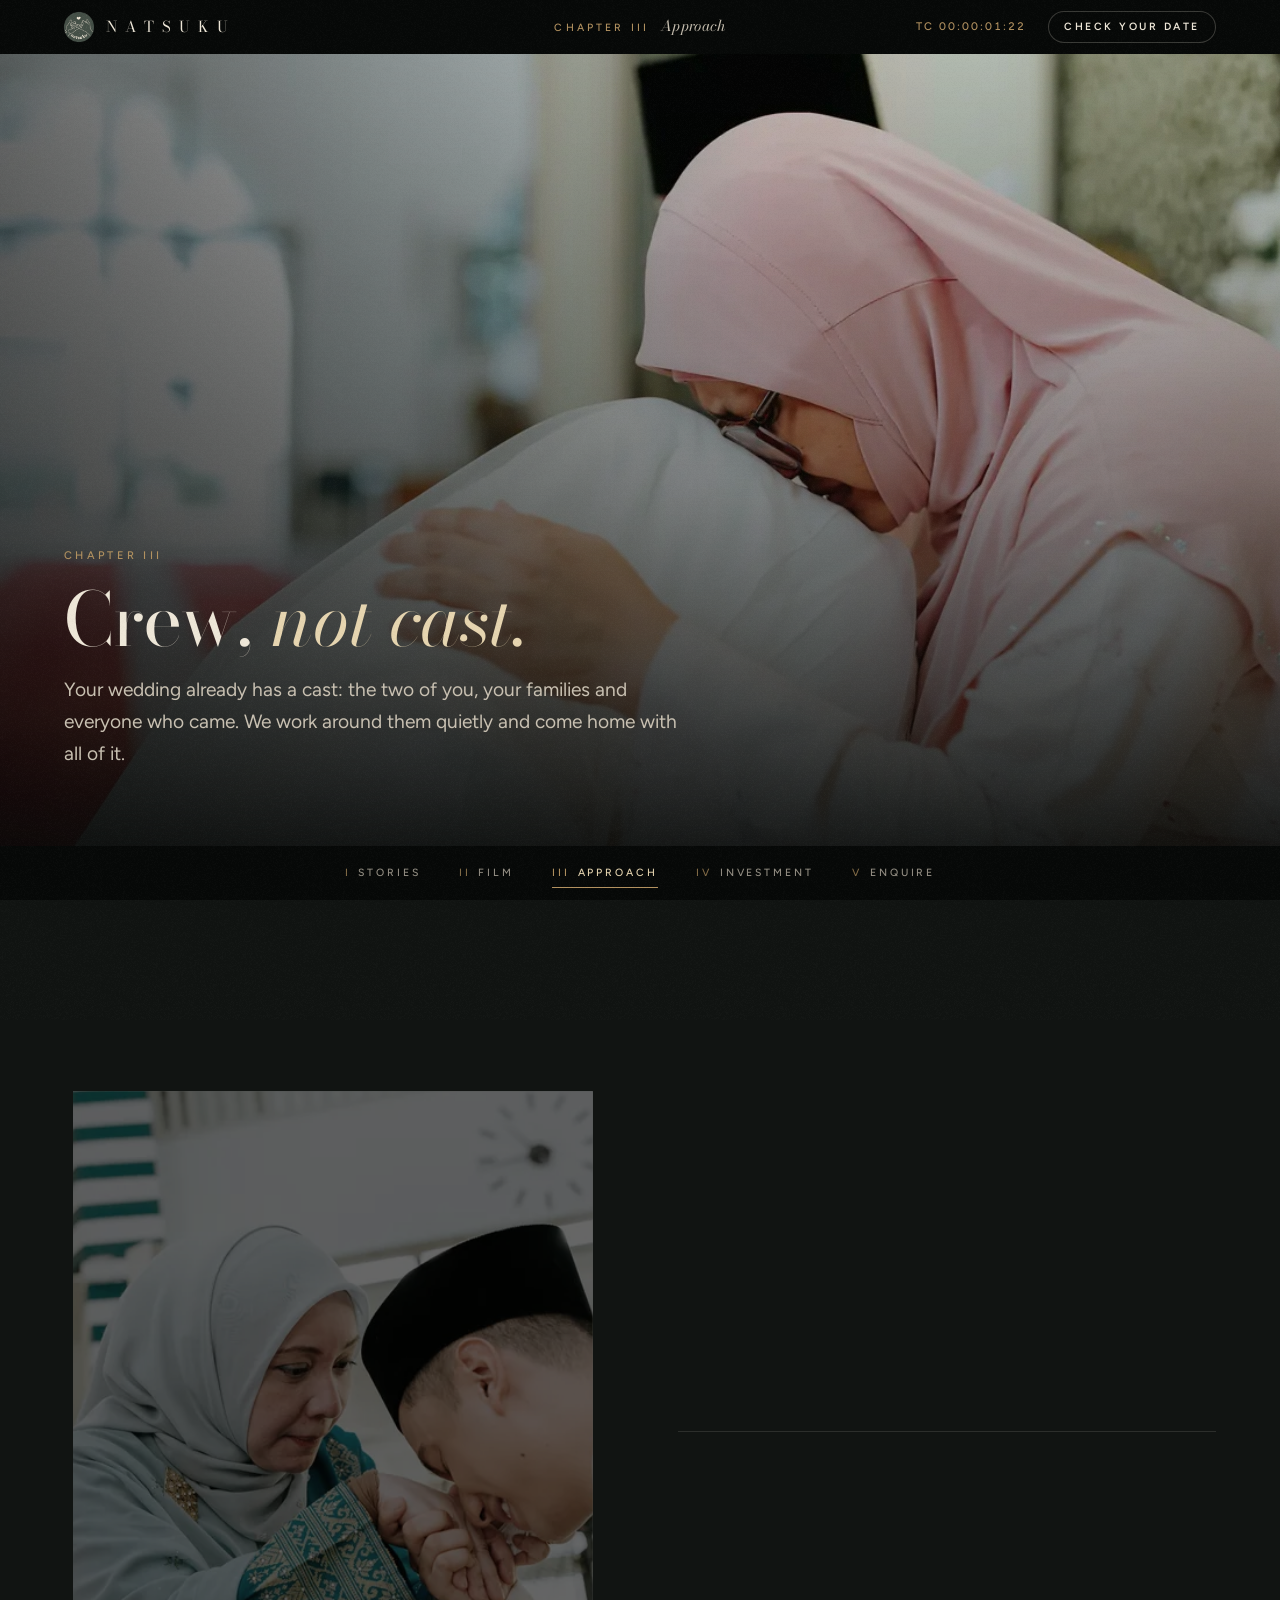
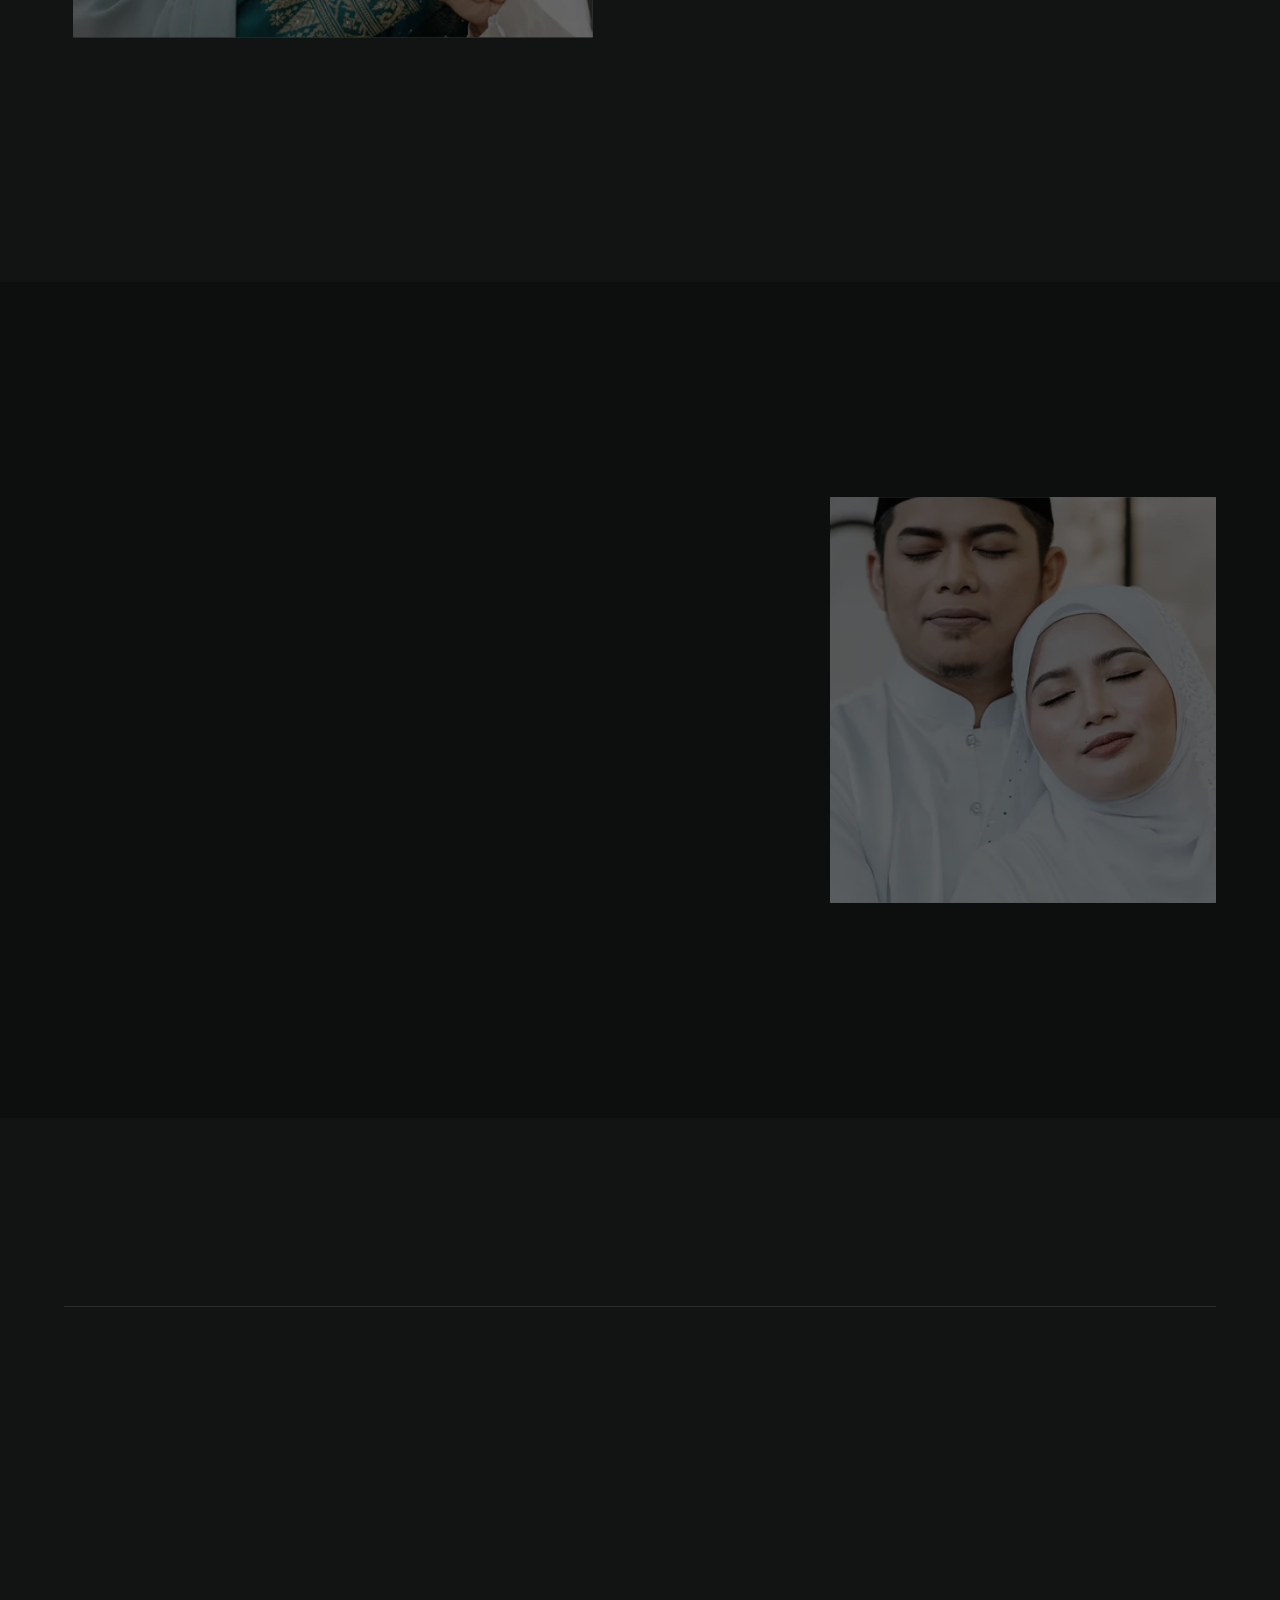
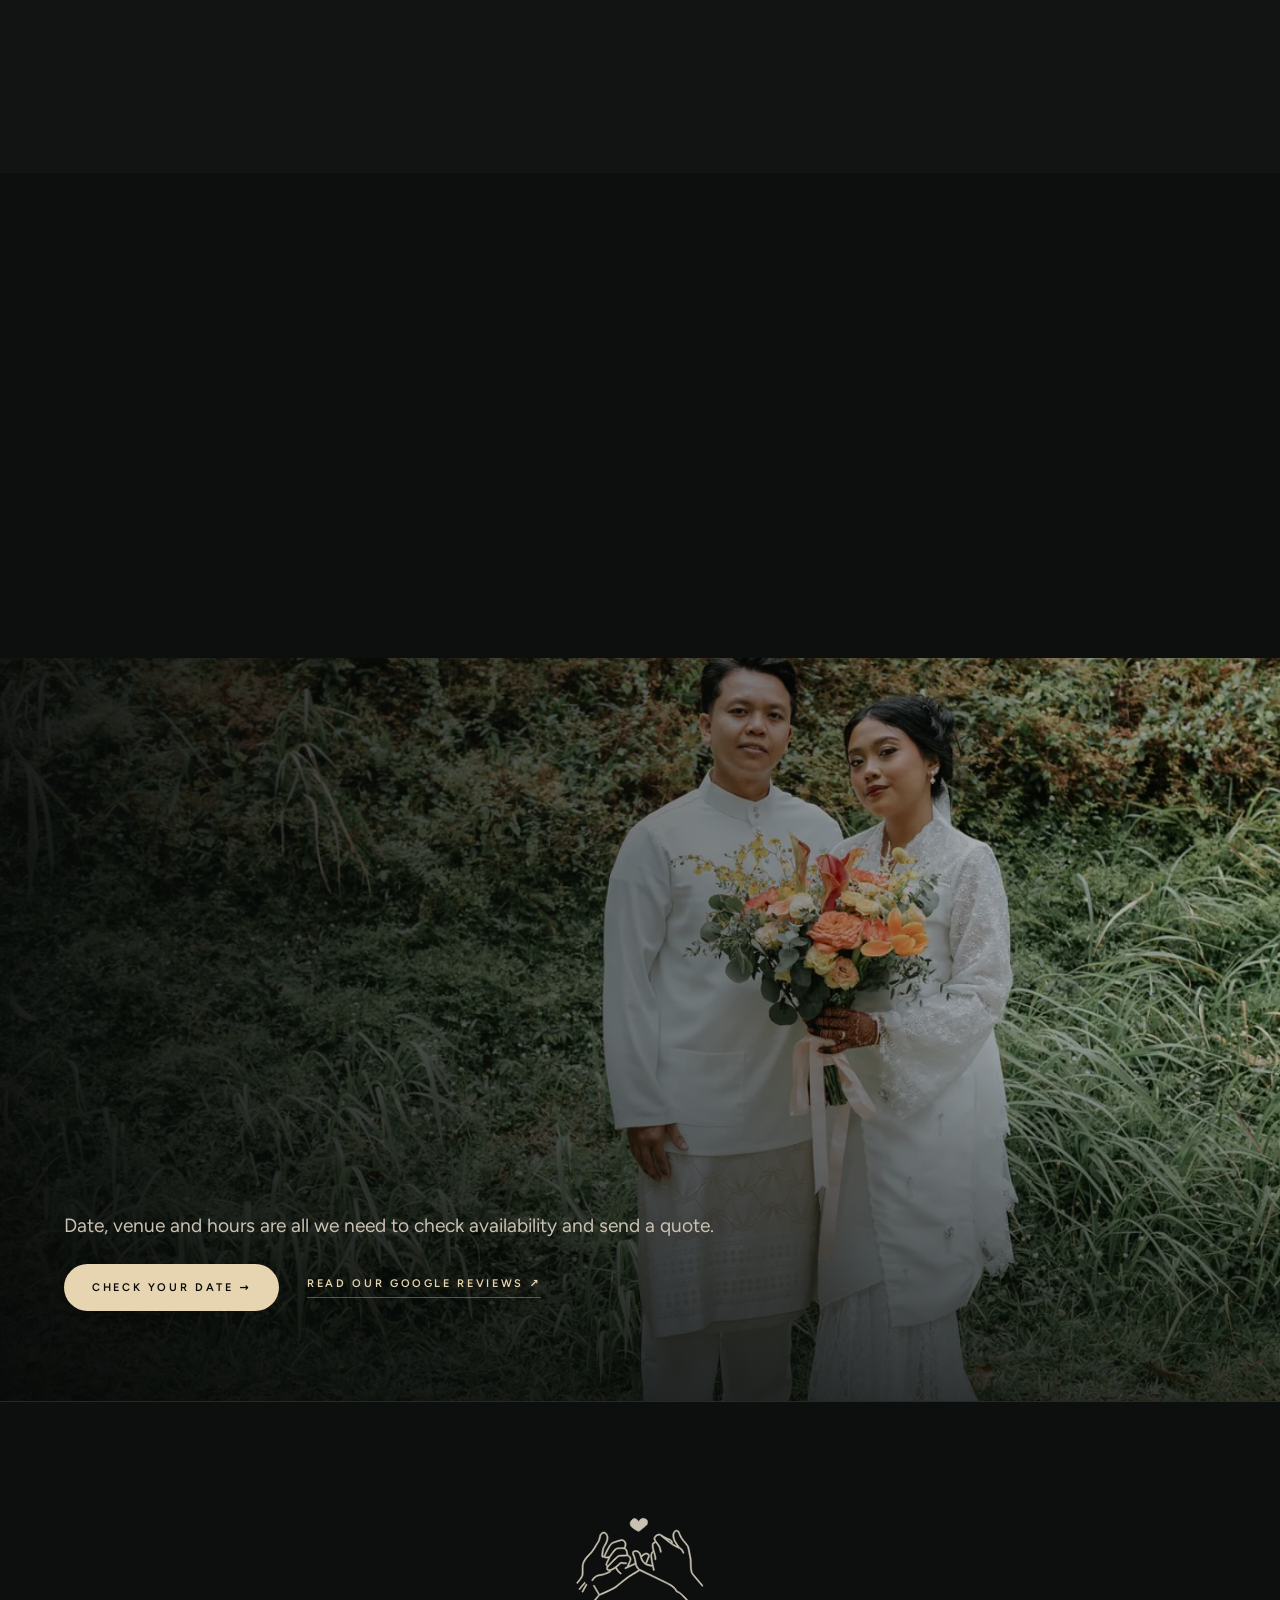
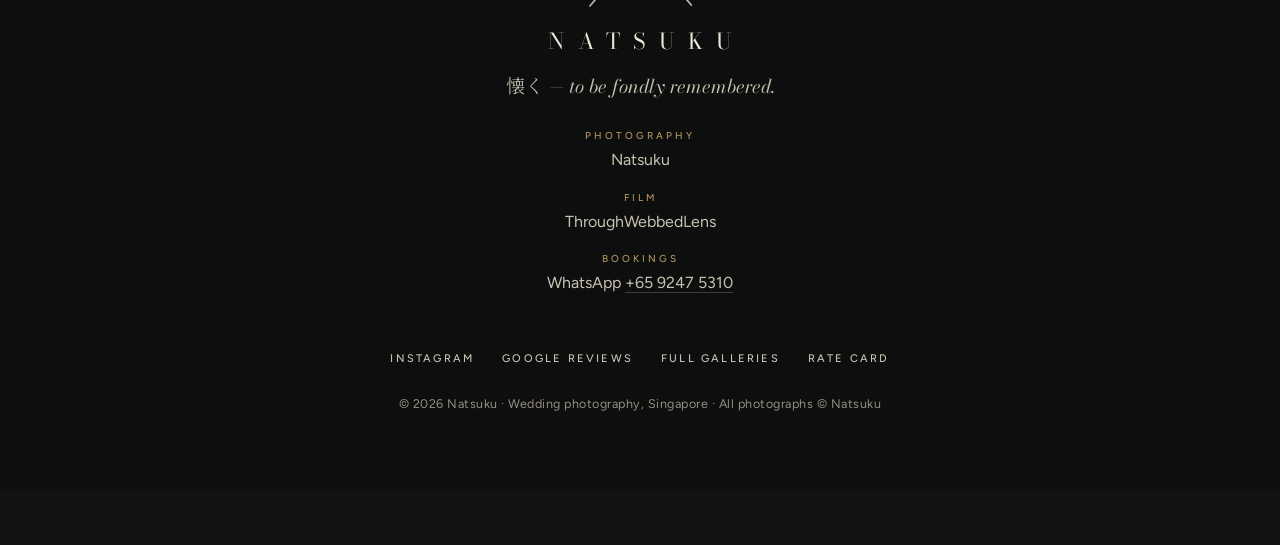
<file: approach.html>
<!doctype html>
<html lang="en" class="no-js">
<head>
<meta charset="utf-8">
<meta name="viewport" content="width=device-width, initial-scale=1, viewport-fit=cover">
<title>Approach · Natsuku</title>
<meta name="description" content="How Natsuku works: a free itinerary consultation, quiet fly-on-the-wall coverage and unlimited edited photographs.">
<meta name="theme-color" content="#070908">
<link rel="icon" type="image/png" sizes="32x32" href="assets/brand/favicon-32.png">
<link rel="apple-touch-icon" href="assets/brand/apple-touch-icon.png">
<meta property="og:type" content="website">
<meta property="og:site_name" content="Natsuku">
<meta property="og:title" content="Approach · Natsuku">
<meta property="og:description" content="How Natsuku works: a free itinerary consultation, quiet fly-on-the-wall coverage and unlimited edited photographs.">
<meta property="og:image" content="https://natsukuco.github.io/website/assets/brand/og.jpg">
<meta property="og:url" content="https://natsukuco.github.io/website/approach.html">
<meta name="twitter:card" content="summary_large_image">
<link rel="preload" href="assets/fonts/bodoni-moda-latin-standard-normal.woff2" as="font" type="font/woff2" crossorigin>
<link rel="stylesheet" href="assets/css/site.css">
<script>(function(h){h.classList.remove('no-js');h.classList.add('js');if(!window.matchMedia('(prefers-reduced-motion: reduce)').matches)h.classList.add('intro')})(document.documentElement)</script>
<script src="assets/js/site.js" defer></script>
</head>
<body>
<a class="skip" href="#scene">Skip to content</a>
<header class="bar bar--top">
  <a class="brand" href="index.html" data-nav aria-label="Natsuku, home"><img src="assets/brand/natsuku-badge-96.png" width="30" height="30" alt=""><span class="brand__word">NATSUKU</span></a>
  <div class="bar__now" aria-hidden="true"><span class="label" data-now-k>Chapter III</span><span data-now-title>Approach</span></div>
  <div class="bar__end"><span class="tc" aria-hidden="true">TC 00:00:00:00</span><a class="pill" href="enquire.html">Check your date</a></div>
</header>
<nav class="bar bar--bottom" aria-label="Chapters">
  <span class="playhead" aria-hidden="true"></span>
  <button class="menu-btn" type="button" data-menu aria-expanded="false" aria-controls="menu"><i aria-hidden="true"></i><span data-menu-label>Chapters</span></button>
  <div class="chapters"><a href="stories.html" data-nav><b>I</b>Stories</a><a href="film.html" data-nav><b>II</b>Film</a><a href="approach.html" data-nav aria-current="page"><b>III</b>Approach</a><a href="investment.html" data-nav><b>IV</b>Investment</a><a href="enquire.html" data-nav><b>V</b>Enquire</a></div>
  <span class="bar__mobile-now" data-now-title aria-hidden="true">Approach</span>
  <a class="pill pill--mobile" href="enquire.html">Enquire</a>
</nav>
<main id="scene" data-page="approach">
<header class="opener">
  <figure class="media shift" style="--ph:#686460"><img src="assets/img/rs-embrace-mother-1440.webp" srcset="assets/img/rs-embrace-mother-720.webp 720w, assets/img/rs-embrace-mother-1440.webp 1440w" sizes="(min-width: 901px) 130vw, 100vw" width="1440" height="960" alt="Shuraifah embracing a family member on the red carpet" loading="eager" fetchpriority="high" decoding="async" style="object-position:50% 35%"></figure>
  <div class="wrap opener__copy">
    <p class="label">Chapter III</p>
    <h1 class="h1">Crew, <em>not cast.</em></h1>
    <p class="lead">Your wedding already has a cast: the two of you, your families and everyone who came. We work around them quietly and come home with all of it.</p>
  </div>
</header>
<section class="section">
  <div class="wrap split">
    <div class="split__media"><figure class="media rv is-portrait" style="--ph:#606461"><img src="assets/img/qa-mother-1200.webp" srcset="assets/img/qa-mother-600.webp 600w, assets/img/qa-mother-1200.webp 1200w" sizes="(max-width:900px) 92vw, 40vw" width="1200" height="1800" alt="A relative receiving the groom&#x27;s salam" loading="lazy" decoding="async"></figure></div>
    <div class="stack">
      <p class="label">On the day</p>
      <h2 class="h2">Prepared, quiet and <em>easy to forget.</em></h2>
      <p class="body">We plan the order of events with you, so on the day we already know where to stand for the akad, the salam and the bersanding. Then we stay out of the way and photograph what actually happens.</p>
      <p class="body">We would rather photograph your day than direct it.</p>
      <ul class="ticks"><li>Free itinerary consultation by Zoom, call or in person</li><li>Fly-on-the-wall coverage of candid moments and conversations</li><li>Unlimited edited photographs, with no cap</li><li>Private online gallery, a 20 × 4R album and 2 magnetic polaroids</li></ul>
    </div>
  </div>
</section>
<section class="section section--deep">
  <div class="wrap statement">
    <p class="kanji" lang="ja" aria-hidden="true">懐く</p>
    <div class="stack">
      <p class="label">Why “Natsuku”</p>
      <h2 class="h2">To grow <em>fond of.</em></h2>
      <p class="body">Natsuku (<span class="ja" lang="ja">懐く</span>) is a Japanese word for becoming attached to someone over time. We chose it because that is what good wedding photographs do: you grow fonder of them every year.</p>
      <p class="body">Our tagline is the short version. To be fondly remembered.</p>
    </div>
    <figure class="media rv is-portrait" style="--ph:#6c6d6d"><img src="assets/img/as-closeeyes-1200.webp" srcset="assets/img/as-closeeyes-600.webp 600w, assets/img/as-closeeyes-1200.webp 1200w" sizes="(max-width:900px) 92vw, 26vw" width="1200" height="1800" alt="A couple with eyes closed, cheek to cheek" loading="lazy" decoding="async"></figure>
  </div>
</section>
<section class="section">
  <div class="wrap">
    <div class="slate-line"><p class="label">From hello to high-res</p><span class="rule"></span><span class="aside">6 steps</span></div>
    <ol class="steps">
      <li class="step"><span class="step__no">01</span><div><h3>Message us</h3><p>Send your date, timings and the hours you need, on WhatsApp or Instagram.</p></div></li>
      <li class="step"><span class="step__no">02</span><div><h3>Reserve your date</h3><p>A 30% deposit secures it; the rest is due after the wedding. PayNow and bank transfer have no fee, credit cards add 3.4%.</p></div></li>
      <li class="step"><span class="step__no">03</span><div><h3>Plan it together</h3><p>A free itinerary consultation by Zoom, call or in person, plus our wedding-day planner.</p></div></li>
      <li class="step"><span class="step__no">04</span><div><h3>The day</h3><p>Fly-on-the-wall coverage, focused on candid moments and conversations.</p></div></li>
      <li class="step"><span class="step__no">05</span><div><h3>The edit</h3><p>Editing and curation, usually four to six weeks.</p></div></li>
      <li class="step"><span class="step__no">06</span><div><h3>Delivery</h3><p>Your private online gallery link, sent by email.</p></div></li>
    </ol>
  </div>
</section>
<section class="section section--tight section--deep">
  <div class="wrap">
    <div class="slate-line"><p class="label">The crew</p><span class="rule"></span></div>
    <div class="crew">
      <div><p class="label">Photography</p><h3>Hakim</h3><p class="body">Behind Natsuku. Plans every timeline with our couples and leads the photography team.</p><a class="link" href="https://www.instagram.com/natsuku.co/" target="_blank" rel="noopener">@natsuku.co ↗</a></div>
      <div><p class="label">Film</p><h3>Raudah</h3><p class="body">Behind ThroughWebbedLens. Leads the film side of every photo + film package.</p><a class="link" href="film.html#screening">Watch her films →</a></div>
    </div>
  </div>
</section>
<section class="finale">
  <figure class="media shift" style="--ph:#3a3e30;--zoom:125%"><img src="assets/img/ra-grass-1440.webp" srcset="assets/img/ra-grass-720.webp 720w, assets/img/ra-grass-1440.webp 1440w" sizes="(min-width: 901px) 130vw, 100vw" width="1440" height="960" alt="Razalee and Amirah on a grassy slope" loading="lazy" decoding="async" style="object-position:60% 50%"></figure>
  <div class="wrap finale__copy">
    <p class="label">Chapter V · Enquire</p>
    <h2 class="h1">Tell us about <em>your day.</em></h2>
    <p class="lead">Date, venue and hours are all we need to check availability and send a quote.</p>
    <div class="row-links"><a class="btn" href="enquire.html">Check your date →</a><a class="link" href="https://maps.app.goo.gl/2jhCvsvyrYShcupk6?g_st=ac" target="_blank" rel="noopener">Read our Google reviews ↗</a></div>
  </div>
</section>

<footer class="credits">
  <div class="wrap">
    <svg class="credits__mark" viewBox="0 0 1315 935" aria-hidden="true" focusable="false"><use href="#pinky"/></svg>
    <p class="credits__word">NATSUKU</p>
    <p class="credits__tag"><span class="ja" lang="ja">懐く</span> — to be fondly remembered.</p>
    <dl class="credits__roll">
      <div><dt>Photography</dt><dd>Natsuku</dd></div>
      <div><dt>Film</dt><dd>ThroughWebbedLens</dd></div>
      <div><dt>Bookings</dt><dd>WhatsApp <a href="https://wa.me/6592475310" target="_blank" rel="noopener">+65 9247 5310</a></dd></div>
    </dl>
    <nav class="credits__links" aria-label="Elsewhere">
      <a href="https://www.instagram.com/natsuku.co/" target="_blank" rel="noopener">Instagram</a>
      <a href="https://maps.app.goo.gl/2jhCvsvyrYShcupk6?g_st=ac" target="_blank" rel="noopener">Google reviews</a>
      <a href="https://skybite.pic-time.com/client" target="_blank" rel="noopener">Full galleries</a>
      <a href="https://drive.google.com/file/d/1qA7vYu13YQF0fBHz8c6XMIGLbBtwfNn7/view?usp=sharing" target="_blank" rel="noopener">Rate card</a>
    </nav>
    <p class="credits__fine">© 2026 Natsuku · Wedding photography, Singapore · All photographs © Natsuku</p>
  </div>
</footer>
</main>

<svg width="0" height="0" style="position:absolute" aria-hidden="true" focusable="false"><symbol id="pinky" viewBox="180 345 1315 935"><path d="M319,1264C317,1262 316,1259 316,1259C316,1258 338,1232 364,1202C390,1171 412,1146 412,1145C412,1144 367,1067 357,1052C356,1050 356,1050 360,1048C362,1046 365,1045 365,1044C366,1044 376,1060 393,1089C408,1114 421,1135 421,1136C423,1138 421,1139 466,1119C544,1084 576,1067 596,1050C609,1039 654,1002 684,979C707,961 715,956 766,924L823,889L815,880C810,875 804,868 802,863C797,855 790,839 790,836C790,831 791,831 700,872L686,879L684,875C680,868 680,868 693,862L704,856L712,838C716,827 722,814 725,808C732,795 734,788 734,779C734,767 727,757 713,749L707,745L669,747C625,749 627,749 618,754C610,758 589,778 539,829C509,860 505,865 505,874C505,884 521,888 538,883C558,876 593,853 623,823C630,817 635,813 637,812C642,810 655,811 664,813C671,814 689,815 695,814C698,814 698,814 701,819L703,824L700,825C696,827 671,827 661,825C656,824 650,823 647,823L642,823L630,834C624,840 613,849 607,854L596,863L600,870C612,892 628,911 641,918C647,922 647,922 644,929C643,933 642,933 634,928C620,920 602,899 591,879C588,875 586,872 586,872C586,871 582,874 577,876C566,884 551,891 543,894C539,895 536,896 535,896C534,897 534,898 536,902L539,906L534,909C527,914 503,926 491,930C470,939 450,945 430,948C424,948 416,950 412,951C390,956 368,974 355,996C352,1002 352,1002 344,999C340,998 340,998 346,987C351,978 362,966 371,959C386,946 403,939 426,936C449,933 468,927 492,917C508,910 526,900 526,899C525,899 522,898 519,897C505,895 498,891 495,883C492,877 493,868 496,860L499,854L495,851C488,845 485,836 487,827C488,824 494,810 501,794C508,779 514,766 513,766C513,765 508,766 504,767C490,769 478,767 471,760C469,758 468,757 465,759C449,764 441,754 444,734C444,730 445,722 446,714C449,679 457,652 470,634C483,617 498,577 498,560C498,540 485,516 473,513C464,511 453,514 445,522C438,528 436,532 432,554C424,585 421,593 408,613C402,622 391,640 384,652C361,690 345,711 326,730C292,766 275,788 264,813C255,834 254,840 254,898L253,941L250,949C244,967 228,990 202,1020C197,1026 192,1031 192,1030C192,1030 190,1027 190,1024L188,1018L194,1011C215,987 234,959 240,943C241,940 241,928 242,894C242,844 243,836 248,820C258,790 277,764 313,726C335,704 349,686 372,648C379,636 390,618 396,610C412,585 412,584 420,548C425,527 427,523 434,516C447,501 467,496 481,503C497,511 510,537 510,560C510,580 495,621 481,641C471,654 466,668 462,690C459,703 456,733 456,743C456,748 456,748 459,747C464,747 466,745 473,732C492,690 513,650 524,634C532,621 543,612 556,605C562,602 636,577 644,576C660,573 678,583 689,602C698,616 697,640 688,658L684,664L687,666C694,669 702,679 705,688C706,690 708,701 710,711C712,721 713,731 714,732C714,734 716,736 720,738C737,749 746,763 746,780C746,789 743,798 736,812C729,827 721,847 722,848C722,848 737,842 754,834L786,820L785,815C785,800 776,764 771,752C762,734 758,715 761,706C763,697 767,694 780,691C807,684 830,695 843,721C846,727 848,734 849,736C851,744 851,744 858,738C884,712 909,708 929,727C935,732 936,746 932,759C931,762 924,779 917,795C908,816 905,825 905,826C907,827 932,835 943,837C952,839 960,840 960,838C961,838 960,829 958,819C950,780 947,756 947,738C948,726 948,725 951,719C954,711 961,703 967,698L972,695L969,687C964,671 962,655 962,642C961,620 965,613 979,605C992,598 992,599 987,589C978,571 978,560 987,547C996,533 1010,524 1026,520C1037,518 1041,518 1041,521C1042,523 1042,523 1043,522C1044,520 1045,521 1053,526C1082,545 1113,562 1130,567C1148,573 1159,580 1165,589C1170,597 1172,602 1172,612L1173,620L1186,628C1207,640 1220,646 1220,645C1221,645 1213,633 1204,619C1188,594 1187,593 1183,579C1176,559 1174,551 1174,535C1174,524 1175,520 1177,514C1182,499 1191,488 1203,482C1213,478 1226,481 1235,490C1239,494 1241,498 1248,516C1263,550 1279,576 1303,602C1319,620 1330,635 1336,646C1339,652 1344,674 1355,731L1364,782L1365,822C1366,862 1366,870 1371,896C1374,914 1376,917 1390,936C1396,944 1470,1031 1481,1044C1483,1046 1483,1046 1481,1052L1479,1059L1476,1057C1475,1056 1456,1033 1434,1007C1365,926 1365,926 1360,900C1355,875 1354,866 1353,824L1352,784L1342,731C1330,668 1327,656 1323,648C1318,639 1307,625 1298,614C1281,596 1271,583 1257,561C1248,546 1246,542 1237,519C1228,500 1226,496 1219,494C1213,491 1210,492 1204,495C1184,509 1181,537 1195,577C1198,588 1200,590 1221,623C1244,656 1244,657 1250,660C1269,671 1278,683 1287,707L1290,715L1285,718C1282,719 1279,720 1279,719C1278,719 1277,715 1276,711C1270,697 1265,689 1257,681C1251,675 1248,673 1228,663C1216,657 1198,648 1188,643C1178,637 1170,633 1169,633C1168,633 1139,610 1103,582L1039,531L1034,532C1021,533 1013,537 1004,545C995,554 993,560 993,568C994,579 1000,589 1022,618C1042,645 1043,647 1050,669C1053,681 1057,700 1057,705C1057,707 1057,707 1051,707L1045,707L1044,697C1041,684 1036,666 1032,656C1030,651 1025,643 1014,628L999,608L990,613C975,621 973,624 974,641C974,658 976,666 988,708C995,729 999,744 1001,760C1002,770 1002,784 1001,785C1001,786 998,785 995,784C989,783 989,783 990,779C992,769 980,710 975,708C973,708 965,717 962,723C959,729 959,730 959,739C959,764 967,811 981,870C984,881 986,890 986,891C986,893 976,896 975,894C975,894 972,884 970,873L964,852L954,851C944,850 929,847 908,840C891,834 888,832 879,824C858,802 844,776 839,748C833,713 811,696 784,702C774,705 772,706 772,715C773,723 775,732 782,747C787,760 791,773 796,800C798,812 800,825 801,828C805,848 818,869 832,879C836,882 988,956 1046,984C1080,1000 1135,1028 1143,1032C1164,1044 1186,1061 1197,1073C1202,1078 1205,1082 1208,1088C1214,1102 1220,1107 1234,1112C1250,1118 1273,1138 1305,1172C1330,1200 1372,1248 1372,1250C1372,1250 1370,1252 1368,1255L1364,1259L1347,1239C1322,1208 1306,1191 1283,1167C1254,1138 1240,1127 1227,1122C1214,1118 1204,1109 1198,1095C1192,1084 1186,1077 1168,1064C1144,1046 1131,1039 1052,1001C1030,990 972,962 924,939C875,915 835,896 835,896C834,896 808,913 775,933C725,964 712,973 696,986C662,1012 632,1036 614,1051C605,1059 593,1068 589,1071C570,1084 515,1111 446,1141L424,1150L374,1209C346,1242 323,1268 323,1268C323,1268 321,1266 319,1264Z M244,1116C242,1115 240,1114 240,1113C240,1112 281,1037 283,1035C284,1034 285,1034 289,1037L294,1040L272,1079C260,1101 250,1119 250,1119C249,1119 247,1118 244,1116Z M213,1089C212,1086 211,1083 211,1083C211,1082 267,1016 268,1015C270,1015 278,1022 276,1024C274,1027 216,1095 216,1095C216,1095 214,1092 213,1089Z M583,767C613,738 613,738 663,735C683,734 700,733 700,732C702,731 695,696 692,690C689,684 685,679 679,675C670,670 620,669 605,675C597,678 589,684 583,690C575,697 535,751 531,759C526,769 499,827 498,830C498,834 500,840 503,842L506,845L536,814C553,797 574,776 583,767Z M907,788C926,743 927,739 916,732C909,728 904,727 899,727C888,729 872,739 860,753L855,759L856,764C858,771 866,788 873,797C880,808 892,820 893,819C894,819 900,805 907,788Z M514,752C517,751 521,749 522,749C522,748 530,739 538,728C570,683 577,675 593,667C606,660 610,660 643,660L672,659L674,657C683,645 686,622 679,609C672,596 663,589 652,588C645,588 643,588 606,600C584,608 565,614 562,615C549,622 538,632 529,648C514,674 477,748 479,750C479,751 481,752 482,753C487,756 503,755 514,752Z M1160,607C1160,600 1151,589 1141,584C1133,581 1119,576 1118,577C1118,578 1123,582 1129,587C1161,612 1160,611 1160,607Z"/><path d="M815,489C794,480 774,467 760,456C730,430 728,401 755,374C776,353 800,358 821,387C823,390 825,393 826,393C826,393 827,390 829,387C843,359 868,351 895,365C905,370 910,375 913,383C917,394 914,417 907,428C904,431 828,493 826,493C826,493 821,491 815,489Z"/></symbol></svg>
<div class="shutter shutter--t" aria-hidden="true"></div><div class="shutter shutter--b" aria-hidden="true"></div>
<div class="card" aria-hidden="true">
  <svg class="card__ident" viewBox="180 345 1315 935" focusable="false"><path d="M319,1264C317,1262 316,1259 316,1259C316,1258 338,1232 364,1202C390,1171 412,1146 412,1145C412,1144 367,1067 357,1052C356,1050 356,1050 360,1048C362,1046 365,1045 365,1044C366,1044 376,1060 393,1089C408,1114 421,1135 421,1136C423,1138 421,1139 466,1119C544,1084 576,1067 596,1050C609,1039 654,1002 684,979C707,961 715,956 766,924L823,889L815,880C810,875 804,868 802,863C797,855 790,839 790,836C790,831 791,831 700,872L686,879L684,875C680,868 680,868 693,862L704,856L712,838C716,827 722,814 725,808C732,795 734,788 734,779C734,767 727,757 713,749L707,745L669,747C625,749 627,749 618,754C610,758 589,778 539,829C509,860 505,865 505,874C505,884 521,888 538,883C558,876 593,853 623,823C630,817 635,813 637,812C642,810 655,811 664,813C671,814 689,815 695,814C698,814 698,814 701,819L703,824L700,825C696,827 671,827 661,825C656,824 650,823 647,823L642,823L630,834C624,840 613,849 607,854L596,863L600,870C612,892 628,911 641,918C647,922 647,922 644,929C643,933 642,933 634,928C620,920 602,899 591,879C588,875 586,872 586,872C586,871 582,874 577,876C566,884 551,891 543,894C539,895 536,896 535,896C534,897 534,898 536,902L539,906L534,909C527,914 503,926 491,930C470,939 450,945 430,948C424,948 416,950 412,951C390,956 368,974 355,996C352,1002 352,1002 344,999C340,998 340,998 346,987C351,978 362,966 371,959C386,946 403,939 426,936C449,933 468,927 492,917C508,910 526,900 526,899C525,899 522,898 519,897C505,895 498,891 495,883C492,877 493,868 496,860L499,854L495,851C488,845 485,836 487,827C488,824 494,810 501,794C508,779 514,766 513,766C513,765 508,766 504,767C490,769 478,767 471,760C469,758 468,757 465,759C449,764 441,754 444,734C444,730 445,722 446,714C449,679 457,652 470,634C483,617 498,577 498,560C498,540 485,516 473,513C464,511 453,514 445,522C438,528 436,532 432,554C424,585 421,593 408,613C402,622 391,640 384,652C361,690 345,711 326,730C292,766 275,788 264,813C255,834 254,840 254,898L253,941L250,949C244,967 228,990 202,1020C197,1026 192,1031 192,1030C192,1030 190,1027 190,1024L188,1018L194,1011C215,987 234,959 240,943C241,940 241,928 242,894C242,844 243,836 248,820C258,790 277,764 313,726C335,704 349,686 372,648C379,636 390,618 396,610C412,585 412,584 420,548C425,527 427,523 434,516C447,501 467,496 481,503C497,511 510,537 510,560C510,580 495,621 481,641C471,654 466,668 462,690C459,703 456,733 456,743C456,748 456,748 459,747C464,747 466,745 473,732C492,690 513,650 524,634C532,621 543,612 556,605C562,602 636,577 644,576C660,573 678,583 689,602C698,616 697,640 688,658L684,664L687,666C694,669 702,679 705,688C706,690 708,701 710,711C712,721 713,731 714,732C714,734 716,736 720,738C737,749 746,763 746,780C746,789 743,798 736,812C729,827 721,847 722,848C722,848 737,842 754,834L786,820L785,815C785,800 776,764 771,752C762,734 758,715 761,706C763,697 767,694 780,691C807,684 830,695 843,721C846,727 848,734 849,736C851,744 851,744 858,738C884,712 909,708 929,727C935,732 936,746 932,759C931,762 924,779 917,795C908,816 905,825 905,826C907,827 932,835 943,837C952,839 960,840 960,838C961,838 960,829 958,819C950,780 947,756 947,738C948,726 948,725 951,719C954,711 961,703 967,698L972,695L969,687C964,671 962,655 962,642C961,620 965,613 979,605C992,598 992,599 987,589C978,571 978,560 987,547C996,533 1010,524 1026,520C1037,518 1041,518 1041,521C1042,523 1042,523 1043,522C1044,520 1045,521 1053,526C1082,545 1113,562 1130,567C1148,573 1159,580 1165,589C1170,597 1172,602 1172,612L1173,620L1186,628C1207,640 1220,646 1220,645C1221,645 1213,633 1204,619C1188,594 1187,593 1183,579C1176,559 1174,551 1174,535C1174,524 1175,520 1177,514C1182,499 1191,488 1203,482C1213,478 1226,481 1235,490C1239,494 1241,498 1248,516C1263,550 1279,576 1303,602C1319,620 1330,635 1336,646C1339,652 1344,674 1355,731L1364,782L1365,822C1366,862 1366,870 1371,896C1374,914 1376,917 1390,936C1396,944 1470,1031 1481,1044C1483,1046 1483,1046 1481,1052L1479,1059L1476,1057C1475,1056 1456,1033 1434,1007C1365,926 1365,926 1360,900C1355,875 1354,866 1353,824L1352,784L1342,731C1330,668 1327,656 1323,648C1318,639 1307,625 1298,614C1281,596 1271,583 1257,561C1248,546 1246,542 1237,519C1228,500 1226,496 1219,494C1213,491 1210,492 1204,495C1184,509 1181,537 1195,577C1198,588 1200,590 1221,623C1244,656 1244,657 1250,660C1269,671 1278,683 1287,707L1290,715L1285,718C1282,719 1279,720 1279,719C1278,719 1277,715 1276,711C1270,697 1265,689 1257,681C1251,675 1248,673 1228,663C1216,657 1198,648 1188,643C1178,637 1170,633 1169,633C1168,633 1139,610 1103,582L1039,531L1034,532C1021,533 1013,537 1004,545C995,554 993,560 993,568C994,579 1000,589 1022,618C1042,645 1043,647 1050,669C1053,681 1057,700 1057,705C1057,707 1057,707 1051,707L1045,707L1044,697C1041,684 1036,666 1032,656C1030,651 1025,643 1014,628L999,608L990,613C975,621 973,624 974,641C974,658 976,666 988,708C995,729 999,744 1001,760C1002,770 1002,784 1001,785C1001,786 998,785 995,784C989,783 989,783 990,779C992,769 980,710 975,708C973,708 965,717 962,723C959,729 959,730 959,739C959,764 967,811 981,870C984,881 986,890 986,891C986,893 976,896 975,894C975,894 972,884 970,873L964,852L954,851C944,850 929,847 908,840C891,834 888,832 879,824C858,802 844,776 839,748C833,713 811,696 784,702C774,705 772,706 772,715C773,723 775,732 782,747C787,760 791,773 796,800C798,812 800,825 801,828C805,848 818,869 832,879C836,882 988,956 1046,984C1080,1000 1135,1028 1143,1032C1164,1044 1186,1061 1197,1073C1202,1078 1205,1082 1208,1088C1214,1102 1220,1107 1234,1112C1250,1118 1273,1138 1305,1172C1330,1200 1372,1248 1372,1250C1372,1250 1370,1252 1368,1255L1364,1259L1347,1239C1322,1208 1306,1191 1283,1167C1254,1138 1240,1127 1227,1122C1214,1118 1204,1109 1198,1095C1192,1084 1186,1077 1168,1064C1144,1046 1131,1039 1052,1001C1030,990 972,962 924,939C875,915 835,896 835,896C834,896 808,913 775,933C725,964 712,973 696,986C662,1012 632,1036 614,1051C605,1059 593,1068 589,1071C570,1084 515,1111 446,1141L424,1150L374,1209C346,1242 323,1268 323,1268C323,1268 321,1266 319,1264Z M244,1116C242,1115 240,1114 240,1113C240,1112 281,1037 283,1035C284,1034 285,1034 289,1037L294,1040L272,1079C260,1101 250,1119 250,1119C249,1119 247,1118 244,1116Z M213,1089C212,1086 211,1083 211,1083C211,1082 267,1016 268,1015C270,1015 278,1022 276,1024C274,1027 216,1095 216,1095C216,1095 214,1092 213,1089Z M583,767C613,738 613,738 663,735C683,734 700,733 700,732C702,731 695,696 692,690C689,684 685,679 679,675C670,670 620,669 605,675C597,678 589,684 583,690C575,697 535,751 531,759C526,769 499,827 498,830C498,834 500,840 503,842L506,845L536,814C553,797 574,776 583,767Z M907,788C926,743 927,739 916,732C909,728 904,727 899,727C888,729 872,739 860,753L855,759L856,764C858,771 866,788 873,797C880,808 892,820 893,819C894,819 900,805 907,788Z M514,752C517,751 521,749 522,749C522,748 530,739 538,728C570,683 577,675 593,667C606,660 610,660 643,660L672,659L674,657C683,645 686,622 679,609C672,596 663,589 652,588C645,588 643,588 606,600C584,608 565,614 562,615C549,622 538,632 529,648C514,674 477,748 479,750C479,751 481,752 482,753C487,756 503,755 514,752Z M1160,607C1160,600 1151,589 1141,584C1133,581 1119,576 1118,577C1118,578 1123,582 1129,587C1161,612 1160,611 1160,607Z"/><path d="M815,489C794,480 774,467 760,456C730,430 728,401 755,374C776,353 800,358 821,387C823,390 825,393 826,393C826,393 827,390 829,387C843,359 868,351 895,365C905,370 910,375 913,383C917,394 914,417 907,428C904,431 828,493 826,493C826,493 821,491 815,489Z"/></svg>
  <p class="card__k">Chapter III</p><p class="card__t">Approach</p><span class="card__rule"></span>
</div>
<div class="menu" id="menu" aria-hidden="true">
  <p class="label">Chapter select</p>
  <a href="index.html" data-nav><b>—</b><span>Prologue</span></a><a href="stories.html" data-nav><b>I</b><span>Stories</span></a><a href="film.html" data-nav><b>II</b><span>Film</span></a><a href="approach.html" data-nav aria-current="page"><b>III</b><span>Approach</span></a><a href="investment.html" data-nav><b>IV</b><span>Investment</span></a><a href="enquire.html" data-nav><b>V</b><span>Enquire</span></a>
  <div class="menu__foot"><a href="https://wa.me/6592475310" target="_blank" rel="noopener">WhatsApp +65 9247 5310</a><a href="https://www.instagram.com/natsuku.co/" target="_blank" rel="noopener">Instagram @natsuku.co</a></div>
</div>
<div class="lb" role="dialog" aria-modal="true" aria-label="Photo viewer" aria-hidden="true">
  <div class="lb__top"><span class="lb__count label">01 / 01</span><button class="lb__close" type="button">Close ✕</button></div>
  <div class="lb__stage"><img alt=""><button class="lb__nav lb__nav--prev" type="button" aria-label="Previous photo">←</button><button class="lb__nav lb__nav--next" type="button" aria-label="Next photo">→</button></div>
  <div class="lb__bottom"><span class="lb__cap"></span><span class="tc" aria-hidden="true">TC 00:00:00:00</span></div>
</div>
<div class="player" role="dialog" aria-modal="true" aria-label="Film player" aria-hidden="true">
  <div class="player__top"><span class="label player__k">Now playing</span><button class="player__close" type="button">Close ✕</button></div>
  <div class="player__stage"><div class="player__frame"></div></div>
  <div class="player__bottom"><p class="player__t"></p><a class="link player__ext" href="https://drive.google.com/drive/folders/1RJRuSarl9iAFDM6XpxH4_MI5Bdhof6KO" target="_blank" rel="noopener">Open in Google Drive ↗</a></div>
</div>
<div class="grain" aria-hidden="true"></div>
</body>
</html>
</file>
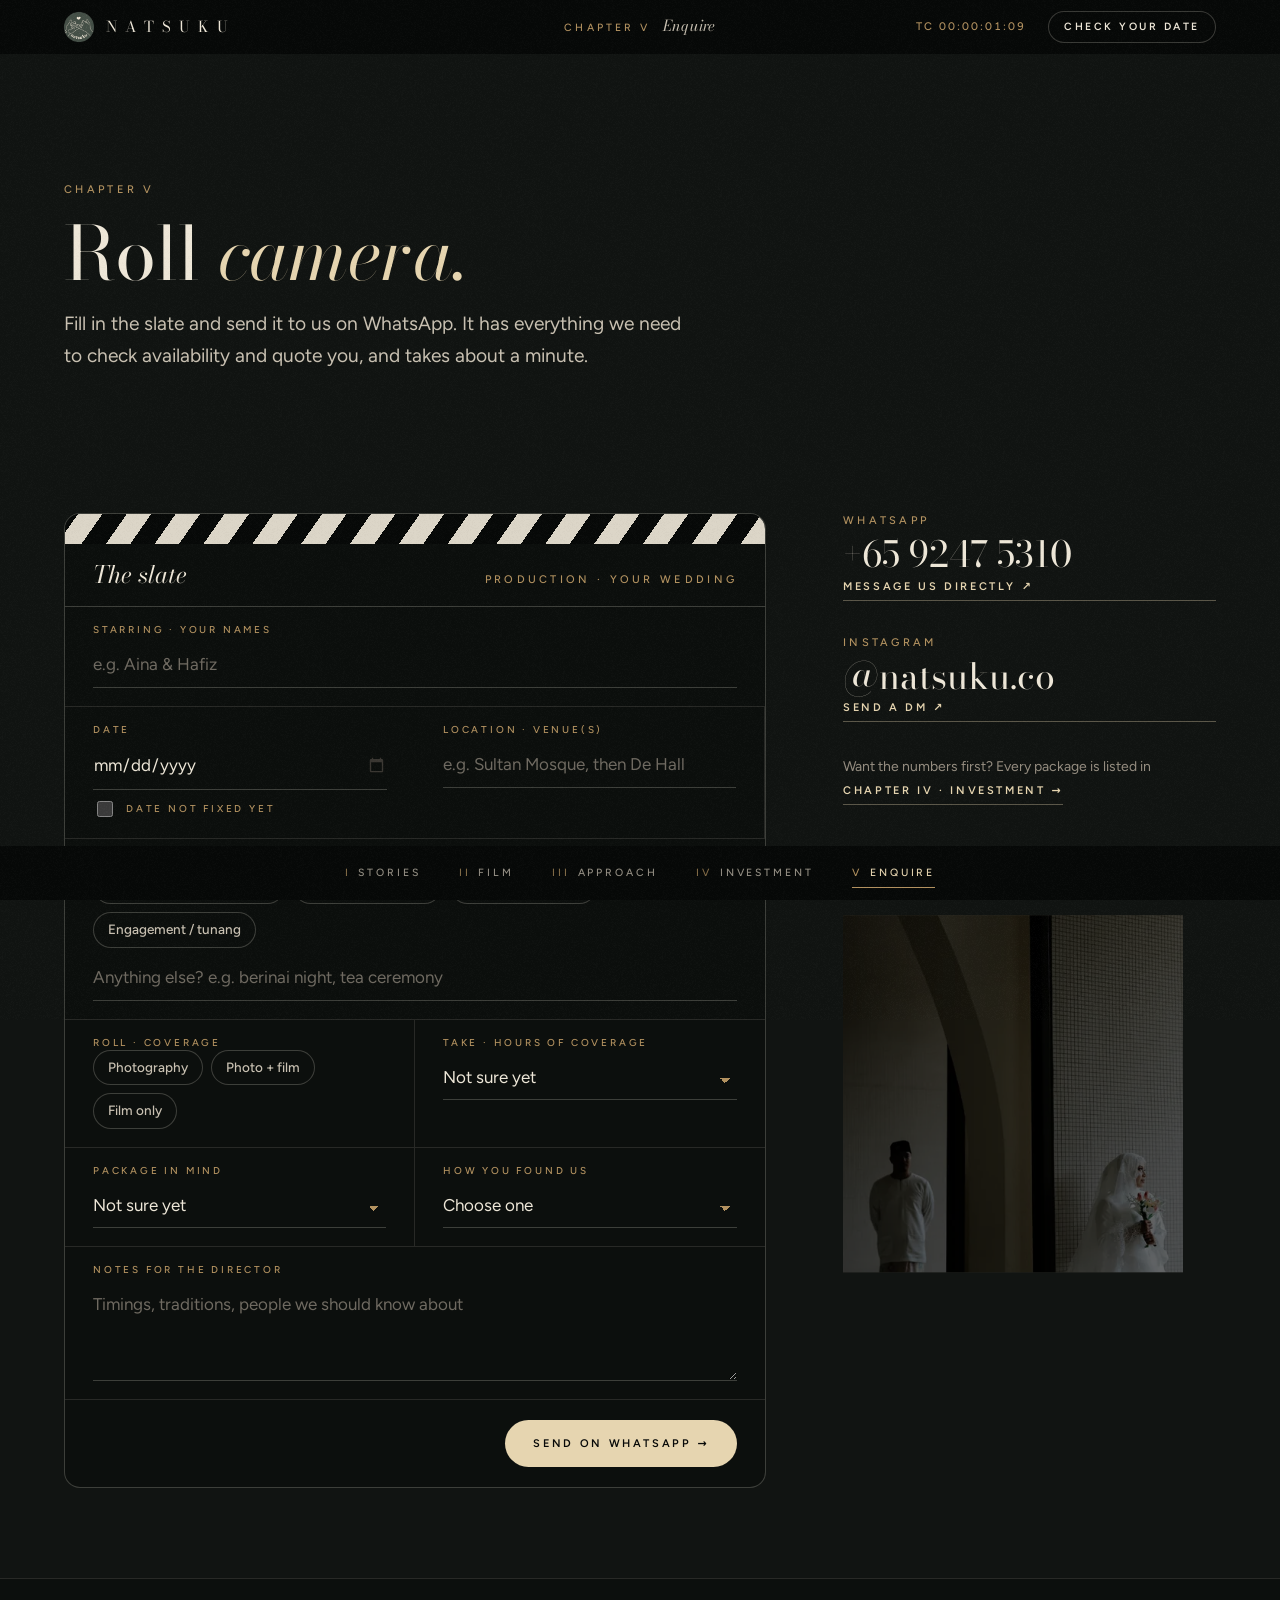
<file: enquire.html>
<!doctype html>
<html lang="en" class="no-js">
<head>
<meta charset="utf-8">
<meta name="viewport" content="width=device-width, initial-scale=1, viewport-fit=cover">
<title>Check Your Date · Natsuku</title>
<meta name="description" content="Check your wedding date with Natsuku. Fill in the slate and send it to us on WhatsApp.">
<meta name="theme-color" content="#070908">
<link rel="icon" type="image/png" sizes="32x32" href="assets/brand/favicon-32.png">
<link rel="apple-touch-icon" href="assets/brand/apple-touch-icon.png">
<meta property="og:type" content="website">
<meta property="og:site_name" content="Natsuku">
<meta property="og:title" content="Check Your Date · Natsuku">
<meta property="og:description" content="Check your wedding date with Natsuku. Fill in the slate and send it to us on WhatsApp.">
<meta property="og:image" content="https://natsukuco.github.io/website/assets/brand/og.jpg">
<meta property="og:url" content="https://natsukuco.github.io/website/enquire.html">
<meta name="twitter:card" content="summary_large_image">
<link rel="preload" href="assets/fonts/bodoni-moda-latin-standard-normal.woff2" as="font" type="font/woff2" crossorigin>
<link rel="stylesheet" href="assets/css/site.css">
<script>(function(h){h.classList.remove('no-js');h.classList.add('js');if(!window.matchMedia('(prefers-reduced-motion: reduce)').matches)h.classList.add('intro')})(document.documentElement)</script>
<script src="assets/js/site.js" defer></script>
</head>
<body>
<a class="skip" href="#scene">Skip to content</a>
<header class="bar bar--top">
  <a class="brand" href="index.html" data-nav aria-label="Natsuku, home"><img src="assets/brand/natsuku-badge-96.png" width="30" height="30" alt=""><span class="brand__word">NATSUKU</span></a>
  <div class="bar__now" aria-hidden="true"><span class="label" data-now-k>Chapter V</span><span data-now-title>Enquire</span></div>
  <div class="bar__end"><span class="tc" aria-hidden="true">TC 00:00:00:00</span><a class="pill" href="enquire.html">Check your date</a></div>
</header>
<nav class="bar bar--bottom" aria-label="Chapters">
  <span class="playhead" aria-hidden="true"></span>
  <button class="menu-btn" type="button" data-menu aria-expanded="false" aria-controls="menu"><i aria-hidden="true"></i><span data-menu-label>Chapters</span></button>
  <div class="chapters"><a href="stories.html" data-nav><b>I</b>Stories</a><a href="film.html" data-nav><b>II</b>Film</a><a href="approach.html" data-nav><b>III</b>Approach</a><a href="investment.html" data-nav><b>IV</b>Investment</a><a href="enquire.html" data-nav aria-current="page"><b>V</b>Enquire</a></div>
  <span class="bar__mobile-now" data-now-title aria-hidden="true">Enquire</span>
  <a class="pill pill--mobile" href="enquire.html">Enquire</a>
</nav>
<main id="scene" data-page="enquire">
<header class="opener opener--plain">
  <div class="wrap opener__copy">
    <p class="label">Chapter V</p>
    <h1 class="h1">Roll <em>camera.</em></h1>
    <p class="lead">Fill in the slate and send it to us on WhatsApp. It has everything we need to check availability and quote you, and takes about a minute.</p>
  </div>
</header>
<section class="section section--tight">
  <div class="wrap split split--form">
    <form class="slate" id="slate" novalidate>
      <div class="slate__clap" aria-hidden="true"></div>
      <div class="slate__title"><b>The slate</b><span class="label">Production · your wedding</span></div>
      <div class="slate__grid">
        <div class="cell cell--full"><label for="f-names">Starring · your names</label><input class="field" id="f-names" name="names" autocomplete="name" placeholder="e.g. Aina &amp; Hafiz"></div>
        <div class="cell"><label for="f-date">Date</label><input class="field" type="date" id="f-date" name="date"><label class="check" for="f-date-tbd"><input type="checkbox" id="f-date-tbd" name="date-tbd"> Date not fixed yet</label></div>
        <div class="cell"><label for="f-venue">Location · venue(s)</label><input class="field" id="f-venue" name="venue" placeholder="e.g. Sultan Mosque, then De Hall"></div>
        <div class="cell cell--full"><fieldset><legend>Scenes · events</legend><div class="chips"><label class="chip"><input type="checkbox" name="events" value="Akad nikah / solemnisation"><span>Akad nikah / solemnisation</span></label><label class="chip"><input type="checkbox" name="events" value="Sanding / reception"><span>Sanding / reception</span></label><label class="chip"><input type="checkbox" name="events" value="Pre-wedding shoot"><span>Pre-wedding shoot</span></label><label class="chip"><input type="checkbox" name="events" value="Engagement / tunang"><span>Engagement / tunang</span></label></div><input class="field" id="f-other" name="other" aria-label="Other events" placeholder="Anything else? e.g. berinai night, tea ceremony"></fieldset></div>
        <div class="cell"><fieldset><legend>Roll · coverage</legend><div class="chips"><label class="chip"><input type="radio" name="coverage" value="Photography"><span>Photography</span></label><label class="chip"><input type="radio" name="coverage" value="Photo + film"><span>Photo + film</span></label><label class="chip"><input type="radio" name="coverage" value="Film only"><span>Film only</span></label></div></fieldset></div>
        <div class="cell"><label for="f-hours">Take · hours of coverage</label><select class="field" id="f-hours" name="hours"><option value="">Not sure yet</option><option>2 hours</option><option>3 hours</option><option>4 hours</option><option>5 hours</option><option>6 hours</option><option>7 hours</option><option>8 hours</option><option>9 hours</option><option>10 hours</option><option>11 hours</option><option>12 hours</option><option>More than 12 hours</option></select></div>
        <div class="cell"><label for="f-package">Package in mind</label><select class="field" id="f-package" name="package"><option value="">Not sure yet</option><optgroup label="Photography"><option value="Cherish (photography, 3 hrs)" data-slug="cherish" data-cov="Photography" data-hrs="3">Cherish · 3 hrs</option><option value="Devotion (photography, 6 hrs)" data-slug="devotion" data-cov="Photography" data-hrs="6">Devotion · 6 hrs</option><option value="Adore (photography, 9 hrs)" data-slug="adore" data-cov="Photography" data-hrs="9">Adore · 9 hrs</option><option value="Beloved (photography, 12 hrs)" data-slug="beloved" data-cov="Photography" data-hrs="12">Beloved · 12 hrs</option><option value="Beloved Duo (photography, 12 hrs)" data-slug="beloved-duo" data-cov="Photography" data-hrs="12">Beloved Duo · 12 hrs</option></optgroup><optgroup label="Photo + film"><option value="Prelude (photo + film, 2 hrs)" data-slug="prelude" data-cov="Photo + film" data-hrs="2">Prelude · 2 hrs</option><option value="A Glimpse (photo + film, 3 hrs)" data-slug="a-glimpse" data-cov="Photo + film" data-hrs="3">A Glimpse · 3 hrs</option><option value="A Chapter (photo + film, 6 hrs)" data-slug="a-chapter" data-cov="Photo + film" data-hrs="6">A Chapter · 6 hrs</option><option value="The Narrative (photo + film, 9 hrs)" data-slug="the-narrative" data-cov="Photo + film" data-hrs="9">The Narrative · 9 hrs</option><option value="The Complete Story (photo + film, 12 hrs)" data-slug="the-complete-story" data-cov="Photo + film" data-hrs="12">The Complete Story · 12 hrs</option><option value="Director’s Cut (photo + film, 12 hrs)" data-slug="directors-cut" data-cov="Photo + film" data-hrs="12">Director’s Cut · 12 hrs</option></optgroup><optgroup label="Film only"><option value="Prelude (film only, 2 hrs)" data-slug="film-prelude" data-cov="Film only" data-hrs="2">Prelude · 2 hrs</option><option value="A Glimpse (film only, 3 hrs)" data-slug="film-a-glimpse" data-cov="Film only" data-hrs="3">A Glimpse · 3 hrs</option><option value="A Chapter (film only, 6 hrs)" data-slug="film-a-chapter" data-cov="Film only" data-hrs="6">A Chapter · 6 hrs</option><option value="The Narrative (film only, 9 hrs)" data-slug="film-the-narrative" data-cov="Film only" data-hrs="9">The Narrative · 9 hrs</option><option value="The Complete Story (film only, 12 hrs)" data-slug="film-the-complete-story" data-cov="Film only" data-hrs="12">The Complete Story · 12 hrs</option><option value="Director’s Cut (film only, 12 hrs)" data-slug="film-directors-cut" data-cov="Film only" data-hrs="12">Director’s Cut · 12 hrs</option></optgroup><optgroup label="On its own"><option value="Memory Capsule guest photobooth (on its own)" data-slug="memory-capsule">Memory Capsule photobooth</option></optgroup></select></div>
        <div class="cell"><label for="f-source">How you found us</label><select class="field" id="f-source" name="source"><option value="">Choose one</option><option>Instagram</option><option>Google</option><option>A friend or family member</option><option>A wedding fair</option><option>Another vendor</option><option>Other</option></select></div>
        <div class="cell cell--full"><label for="f-notes">Notes for the director</label><textarea class="field" id="f-notes" name="notes" rows="3" placeholder="Timings, traditions, people we should know about"></textarea></div>
      </div>
      <div class="slate__foot"><p class="form-error" role="alert" aria-live="polite"></p><button class="btn" type="submit">Send on WhatsApp →</button></div>
    </form>
    <aside class="stack stack--loose">
      <div class="contactline"><p class="label">WhatsApp</p><b>+65 9247 5310</b><a class="link" href="https://wa.me/6592475310" target="_blank" rel="noopener">Message us directly ↗</a></div>
      <div class="contactline"><p class="label">Instagram</p><b>@natsuku.co</b><a class="link" href="https://www.instagram.com/natsuku.co/" target="_blank" rel="noopener">Send a DM ↗</a></div>
      <p class="small">Want the numbers first? Every package is listed in <a class="link" href="investment.html">Chapter IV · Investment →</a></p>
      <div class="aside-media"><figure class="media rv is-portrait" style="--ph:#33322a"><img src="assets/img/rs-arches-1200.webp" srcset="assets/img/rs-arches-600.webp 600w, assets/img/rs-arches-1200.webp 1200w" sizes="(max-width:900px) 70vw, 24vw" width="1200" height="1800" alt="Rizqi and Shuraifah standing apart in a corridor of arches" loading="lazy" decoding="async"></figure></div>
    </aside>
  </div>
  <div class="wrap">
    <div class="callsheet" hidden>
      <p class="label">Your call sheet</p>
      <p class="body">WhatsApp should open with this message ready to send. If it didn’t, use the button below or copy the text.</p>
      <pre></pre>
      <div class="row-links"><a class="btn" data-wa href="https://wa.me/6592475310" target="_blank" rel="noopener">Open WhatsApp →</a><button class="link" type="button" data-copy>Copy message</button><span class="small" data-copied aria-live="polite"></span></div>
    </div>
  </div>
</section>

<footer class="credits">
  <div class="wrap">
    <svg class="credits__mark" viewBox="0 0 1315 935" aria-hidden="true" focusable="false"><use href="#pinky"/></svg>
    <p class="credits__word">NATSUKU</p>
    <p class="credits__tag"><span class="ja" lang="ja">懐く</span> — to be fondly remembered.</p>
    <dl class="credits__roll">
      <div><dt>Photography</dt><dd>Natsuku</dd></div>
      <div><dt>Film</dt><dd>ThroughWebbedLens</dd></div>
      <div><dt>Bookings</dt><dd>WhatsApp <a href="https://wa.me/6592475310" target="_blank" rel="noopener">+65 9247 5310</a></dd></div>
    </dl>
    <nav class="credits__links" aria-label="Elsewhere">
      <a href="https://www.instagram.com/natsuku.co/" target="_blank" rel="noopener">Instagram</a>
      <a href="https://maps.app.goo.gl/2jhCvsvyrYShcupk6?g_st=ac" target="_blank" rel="noopener">Google reviews</a>
      <a href="https://skybite.pic-time.com/client" target="_blank" rel="noopener">Full galleries</a>
      <a href="https://drive.google.com/file/d/1qA7vYu13YQF0fBHz8c6XMIGLbBtwfNn7/view?usp=sharing" target="_blank" rel="noopener">Rate card</a>
    </nav>
    <p class="credits__fine">© 2026 Natsuku · Wedding photography, Singapore · All photographs © Natsuku</p>
  </div>
</footer>
</main>

<svg width="0" height="0" style="position:absolute" aria-hidden="true" focusable="false"><symbol id="pinky" viewBox="180 345 1315 935"><path d="M319,1264C317,1262 316,1259 316,1259C316,1258 338,1232 364,1202C390,1171 412,1146 412,1145C412,1144 367,1067 357,1052C356,1050 356,1050 360,1048C362,1046 365,1045 365,1044C366,1044 376,1060 393,1089C408,1114 421,1135 421,1136C423,1138 421,1139 466,1119C544,1084 576,1067 596,1050C609,1039 654,1002 684,979C707,961 715,956 766,924L823,889L815,880C810,875 804,868 802,863C797,855 790,839 790,836C790,831 791,831 700,872L686,879L684,875C680,868 680,868 693,862L704,856L712,838C716,827 722,814 725,808C732,795 734,788 734,779C734,767 727,757 713,749L707,745L669,747C625,749 627,749 618,754C610,758 589,778 539,829C509,860 505,865 505,874C505,884 521,888 538,883C558,876 593,853 623,823C630,817 635,813 637,812C642,810 655,811 664,813C671,814 689,815 695,814C698,814 698,814 701,819L703,824L700,825C696,827 671,827 661,825C656,824 650,823 647,823L642,823L630,834C624,840 613,849 607,854L596,863L600,870C612,892 628,911 641,918C647,922 647,922 644,929C643,933 642,933 634,928C620,920 602,899 591,879C588,875 586,872 586,872C586,871 582,874 577,876C566,884 551,891 543,894C539,895 536,896 535,896C534,897 534,898 536,902L539,906L534,909C527,914 503,926 491,930C470,939 450,945 430,948C424,948 416,950 412,951C390,956 368,974 355,996C352,1002 352,1002 344,999C340,998 340,998 346,987C351,978 362,966 371,959C386,946 403,939 426,936C449,933 468,927 492,917C508,910 526,900 526,899C525,899 522,898 519,897C505,895 498,891 495,883C492,877 493,868 496,860L499,854L495,851C488,845 485,836 487,827C488,824 494,810 501,794C508,779 514,766 513,766C513,765 508,766 504,767C490,769 478,767 471,760C469,758 468,757 465,759C449,764 441,754 444,734C444,730 445,722 446,714C449,679 457,652 470,634C483,617 498,577 498,560C498,540 485,516 473,513C464,511 453,514 445,522C438,528 436,532 432,554C424,585 421,593 408,613C402,622 391,640 384,652C361,690 345,711 326,730C292,766 275,788 264,813C255,834 254,840 254,898L253,941L250,949C244,967 228,990 202,1020C197,1026 192,1031 192,1030C192,1030 190,1027 190,1024L188,1018L194,1011C215,987 234,959 240,943C241,940 241,928 242,894C242,844 243,836 248,820C258,790 277,764 313,726C335,704 349,686 372,648C379,636 390,618 396,610C412,585 412,584 420,548C425,527 427,523 434,516C447,501 467,496 481,503C497,511 510,537 510,560C510,580 495,621 481,641C471,654 466,668 462,690C459,703 456,733 456,743C456,748 456,748 459,747C464,747 466,745 473,732C492,690 513,650 524,634C532,621 543,612 556,605C562,602 636,577 644,576C660,573 678,583 689,602C698,616 697,640 688,658L684,664L687,666C694,669 702,679 705,688C706,690 708,701 710,711C712,721 713,731 714,732C714,734 716,736 720,738C737,749 746,763 746,780C746,789 743,798 736,812C729,827 721,847 722,848C722,848 737,842 754,834L786,820L785,815C785,800 776,764 771,752C762,734 758,715 761,706C763,697 767,694 780,691C807,684 830,695 843,721C846,727 848,734 849,736C851,744 851,744 858,738C884,712 909,708 929,727C935,732 936,746 932,759C931,762 924,779 917,795C908,816 905,825 905,826C907,827 932,835 943,837C952,839 960,840 960,838C961,838 960,829 958,819C950,780 947,756 947,738C948,726 948,725 951,719C954,711 961,703 967,698L972,695L969,687C964,671 962,655 962,642C961,620 965,613 979,605C992,598 992,599 987,589C978,571 978,560 987,547C996,533 1010,524 1026,520C1037,518 1041,518 1041,521C1042,523 1042,523 1043,522C1044,520 1045,521 1053,526C1082,545 1113,562 1130,567C1148,573 1159,580 1165,589C1170,597 1172,602 1172,612L1173,620L1186,628C1207,640 1220,646 1220,645C1221,645 1213,633 1204,619C1188,594 1187,593 1183,579C1176,559 1174,551 1174,535C1174,524 1175,520 1177,514C1182,499 1191,488 1203,482C1213,478 1226,481 1235,490C1239,494 1241,498 1248,516C1263,550 1279,576 1303,602C1319,620 1330,635 1336,646C1339,652 1344,674 1355,731L1364,782L1365,822C1366,862 1366,870 1371,896C1374,914 1376,917 1390,936C1396,944 1470,1031 1481,1044C1483,1046 1483,1046 1481,1052L1479,1059L1476,1057C1475,1056 1456,1033 1434,1007C1365,926 1365,926 1360,900C1355,875 1354,866 1353,824L1352,784L1342,731C1330,668 1327,656 1323,648C1318,639 1307,625 1298,614C1281,596 1271,583 1257,561C1248,546 1246,542 1237,519C1228,500 1226,496 1219,494C1213,491 1210,492 1204,495C1184,509 1181,537 1195,577C1198,588 1200,590 1221,623C1244,656 1244,657 1250,660C1269,671 1278,683 1287,707L1290,715L1285,718C1282,719 1279,720 1279,719C1278,719 1277,715 1276,711C1270,697 1265,689 1257,681C1251,675 1248,673 1228,663C1216,657 1198,648 1188,643C1178,637 1170,633 1169,633C1168,633 1139,610 1103,582L1039,531L1034,532C1021,533 1013,537 1004,545C995,554 993,560 993,568C994,579 1000,589 1022,618C1042,645 1043,647 1050,669C1053,681 1057,700 1057,705C1057,707 1057,707 1051,707L1045,707L1044,697C1041,684 1036,666 1032,656C1030,651 1025,643 1014,628L999,608L990,613C975,621 973,624 974,641C974,658 976,666 988,708C995,729 999,744 1001,760C1002,770 1002,784 1001,785C1001,786 998,785 995,784C989,783 989,783 990,779C992,769 980,710 975,708C973,708 965,717 962,723C959,729 959,730 959,739C959,764 967,811 981,870C984,881 986,890 986,891C986,893 976,896 975,894C975,894 972,884 970,873L964,852L954,851C944,850 929,847 908,840C891,834 888,832 879,824C858,802 844,776 839,748C833,713 811,696 784,702C774,705 772,706 772,715C773,723 775,732 782,747C787,760 791,773 796,800C798,812 800,825 801,828C805,848 818,869 832,879C836,882 988,956 1046,984C1080,1000 1135,1028 1143,1032C1164,1044 1186,1061 1197,1073C1202,1078 1205,1082 1208,1088C1214,1102 1220,1107 1234,1112C1250,1118 1273,1138 1305,1172C1330,1200 1372,1248 1372,1250C1372,1250 1370,1252 1368,1255L1364,1259L1347,1239C1322,1208 1306,1191 1283,1167C1254,1138 1240,1127 1227,1122C1214,1118 1204,1109 1198,1095C1192,1084 1186,1077 1168,1064C1144,1046 1131,1039 1052,1001C1030,990 972,962 924,939C875,915 835,896 835,896C834,896 808,913 775,933C725,964 712,973 696,986C662,1012 632,1036 614,1051C605,1059 593,1068 589,1071C570,1084 515,1111 446,1141L424,1150L374,1209C346,1242 323,1268 323,1268C323,1268 321,1266 319,1264Z M244,1116C242,1115 240,1114 240,1113C240,1112 281,1037 283,1035C284,1034 285,1034 289,1037L294,1040L272,1079C260,1101 250,1119 250,1119C249,1119 247,1118 244,1116Z M213,1089C212,1086 211,1083 211,1083C211,1082 267,1016 268,1015C270,1015 278,1022 276,1024C274,1027 216,1095 216,1095C216,1095 214,1092 213,1089Z M583,767C613,738 613,738 663,735C683,734 700,733 700,732C702,731 695,696 692,690C689,684 685,679 679,675C670,670 620,669 605,675C597,678 589,684 583,690C575,697 535,751 531,759C526,769 499,827 498,830C498,834 500,840 503,842L506,845L536,814C553,797 574,776 583,767Z M907,788C926,743 927,739 916,732C909,728 904,727 899,727C888,729 872,739 860,753L855,759L856,764C858,771 866,788 873,797C880,808 892,820 893,819C894,819 900,805 907,788Z M514,752C517,751 521,749 522,749C522,748 530,739 538,728C570,683 577,675 593,667C606,660 610,660 643,660L672,659L674,657C683,645 686,622 679,609C672,596 663,589 652,588C645,588 643,588 606,600C584,608 565,614 562,615C549,622 538,632 529,648C514,674 477,748 479,750C479,751 481,752 482,753C487,756 503,755 514,752Z M1160,607C1160,600 1151,589 1141,584C1133,581 1119,576 1118,577C1118,578 1123,582 1129,587C1161,612 1160,611 1160,607Z"/><path d="M815,489C794,480 774,467 760,456C730,430 728,401 755,374C776,353 800,358 821,387C823,390 825,393 826,393C826,393 827,390 829,387C843,359 868,351 895,365C905,370 910,375 913,383C917,394 914,417 907,428C904,431 828,493 826,493C826,493 821,491 815,489Z"/></symbol></svg>
<div class="shutter shutter--t" aria-hidden="true"></div><div class="shutter shutter--b" aria-hidden="true"></div>
<div class="card" aria-hidden="true">
  <svg class="card__ident" viewBox="180 345 1315 935" focusable="false"><path d="M319,1264C317,1262 316,1259 316,1259C316,1258 338,1232 364,1202C390,1171 412,1146 412,1145C412,1144 367,1067 357,1052C356,1050 356,1050 360,1048C362,1046 365,1045 365,1044C366,1044 376,1060 393,1089C408,1114 421,1135 421,1136C423,1138 421,1139 466,1119C544,1084 576,1067 596,1050C609,1039 654,1002 684,979C707,961 715,956 766,924L823,889L815,880C810,875 804,868 802,863C797,855 790,839 790,836C790,831 791,831 700,872L686,879L684,875C680,868 680,868 693,862L704,856L712,838C716,827 722,814 725,808C732,795 734,788 734,779C734,767 727,757 713,749L707,745L669,747C625,749 627,749 618,754C610,758 589,778 539,829C509,860 505,865 505,874C505,884 521,888 538,883C558,876 593,853 623,823C630,817 635,813 637,812C642,810 655,811 664,813C671,814 689,815 695,814C698,814 698,814 701,819L703,824L700,825C696,827 671,827 661,825C656,824 650,823 647,823L642,823L630,834C624,840 613,849 607,854L596,863L600,870C612,892 628,911 641,918C647,922 647,922 644,929C643,933 642,933 634,928C620,920 602,899 591,879C588,875 586,872 586,872C586,871 582,874 577,876C566,884 551,891 543,894C539,895 536,896 535,896C534,897 534,898 536,902L539,906L534,909C527,914 503,926 491,930C470,939 450,945 430,948C424,948 416,950 412,951C390,956 368,974 355,996C352,1002 352,1002 344,999C340,998 340,998 346,987C351,978 362,966 371,959C386,946 403,939 426,936C449,933 468,927 492,917C508,910 526,900 526,899C525,899 522,898 519,897C505,895 498,891 495,883C492,877 493,868 496,860L499,854L495,851C488,845 485,836 487,827C488,824 494,810 501,794C508,779 514,766 513,766C513,765 508,766 504,767C490,769 478,767 471,760C469,758 468,757 465,759C449,764 441,754 444,734C444,730 445,722 446,714C449,679 457,652 470,634C483,617 498,577 498,560C498,540 485,516 473,513C464,511 453,514 445,522C438,528 436,532 432,554C424,585 421,593 408,613C402,622 391,640 384,652C361,690 345,711 326,730C292,766 275,788 264,813C255,834 254,840 254,898L253,941L250,949C244,967 228,990 202,1020C197,1026 192,1031 192,1030C192,1030 190,1027 190,1024L188,1018L194,1011C215,987 234,959 240,943C241,940 241,928 242,894C242,844 243,836 248,820C258,790 277,764 313,726C335,704 349,686 372,648C379,636 390,618 396,610C412,585 412,584 420,548C425,527 427,523 434,516C447,501 467,496 481,503C497,511 510,537 510,560C510,580 495,621 481,641C471,654 466,668 462,690C459,703 456,733 456,743C456,748 456,748 459,747C464,747 466,745 473,732C492,690 513,650 524,634C532,621 543,612 556,605C562,602 636,577 644,576C660,573 678,583 689,602C698,616 697,640 688,658L684,664L687,666C694,669 702,679 705,688C706,690 708,701 710,711C712,721 713,731 714,732C714,734 716,736 720,738C737,749 746,763 746,780C746,789 743,798 736,812C729,827 721,847 722,848C722,848 737,842 754,834L786,820L785,815C785,800 776,764 771,752C762,734 758,715 761,706C763,697 767,694 780,691C807,684 830,695 843,721C846,727 848,734 849,736C851,744 851,744 858,738C884,712 909,708 929,727C935,732 936,746 932,759C931,762 924,779 917,795C908,816 905,825 905,826C907,827 932,835 943,837C952,839 960,840 960,838C961,838 960,829 958,819C950,780 947,756 947,738C948,726 948,725 951,719C954,711 961,703 967,698L972,695L969,687C964,671 962,655 962,642C961,620 965,613 979,605C992,598 992,599 987,589C978,571 978,560 987,547C996,533 1010,524 1026,520C1037,518 1041,518 1041,521C1042,523 1042,523 1043,522C1044,520 1045,521 1053,526C1082,545 1113,562 1130,567C1148,573 1159,580 1165,589C1170,597 1172,602 1172,612L1173,620L1186,628C1207,640 1220,646 1220,645C1221,645 1213,633 1204,619C1188,594 1187,593 1183,579C1176,559 1174,551 1174,535C1174,524 1175,520 1177,514C1182,499 1191,488 1203,482C1213,478 1226,481 1235,490C1239,494 1241,498 1248,516C1263,550 1279,576 1303,602C1319,620 1330,635 1336,646C1339,652 1344,674 1355,731L1364,782L1365,822C1366,862 1366,870 1371,896C1374,914 1376,917 1390,936C1396,944 1470,1031 1481,1044C1483,1046 1483,1046 1481,1052L1479,1059L1476,1057C1475,1056 1456,1033 1434,1007C1365,926 1365,926 1360,900C1355,875 1354,866 1353,824L1352,784L1342,731C1330,668 1327,656 1323,648C1318,639 1307,625 1298,614C1281,596 1271,583 1257,561C1248,546 1246,542 1237,519C1228,500 1226,496 1219,494C1213,491 1210,492 1204,495C1184,509 1181,537 1195,577C1198,588 1200,590 1221,623C1244,656 1244,657 1250,660C1269,671 1278,683 1287,707L1290,715L1285,718C1282,719 1279,720 1279,719C1278,719 1277,715 1276,711C1270,697 1265,689 1257,681C1251,675 1248,673 1228,663C1216,657 1198,648 1188,643C1178,637 1170,633 1169,633C1168,633 1139,610 1103,582L1039,531L1034,532C1021,533 1013,537 1004,545C995,554 993,560 993,568C994,579 1000,589 1022,618C1042,645 1043,647 1050,669C1053,681 1057,700 1057,705C1057,707 1057,707 1051,707L1045,707L1044,697C1041,684 1036,666 1032,656C1030,651 1025,643 1014,628L999,608L990,613C975,621 973,624 974,641C974,658 976,666 988,708C995,729 999,744 1001,760C1002,770 1002,784 1001,785C1001,786 998,785 995,784C989,783 989,783 990,779C992,769 980,710 975,708C973,708 965,717 962,723C959,729 959,730 959,739C959,764 967,811 981,870C984,881 986,890 986,891C986,893 976,896 975,894C975,894 972,884 970,873L964,852L954,851C944,850 929,847 908,840C891,834 888,832 879,824C858,802 844,776 839,748C833,713 811,696 784,702C774,705 772,706 772,715C773,723 775,732 782,747C787,760 791,773 796,800C798,812 800,825 801,828C805,848 818,869 832,879C836,882 988,956 1046,984C1080,1000 1135,1028 1143,1032C1164,1044 1186,1061 1197,1073C1202,1078 1205,1082 1208,1088C1214,1102 1220,1107 1234,1112C1250,1118 1273,1138 1305,1172C1330,1200 1372,1248 1372,1250C1372,1250 1370,1252 1368,1255L1364,1259L1347,1239C1322,1208 1306,1191 1283,1167C1254,1138 1240,1127 1227,1122C1214,1118 1204,1109 1198,1095C1192,1084 1186,1077 1168,1064C1144,1046 1131,1039 1052,1001C1030,990 972,962 924,939C875,915 835,896 835,896C834,896 808,913 775,933C725,964 712,973 696,986C662,1012 632,1036 614,1051C605,1059 593,1068 589,1071C570,1084 515,1111 446,1141L424,1150L374,1209C346,1242 323,1268 323,1268C323,1268 321,1266 319,1264Z M244,1116C242,1115 240,1114 240,1113C240,1112 281,1037 283,1035C284,1034 285,1034 289,1037L294,1040L272,1079C260,1101 250,1119 250,1119C249,1119 247,1118 244,1116Z M213,1089C212,1086 211,1083 211,1083C211,1082 267,1016 268,1015C270,1015 278,1022 276,1024C274,1027 216,1095 216,1095C216,1095 214,1092 213,1089Z M583,767C613,738 613,738 663,735C683,734 700,733 700,732C702,731 695,696 692,690C689,684 685,679 679,675C670,670 620,669 605,675C597,678 589,684 583,690C575,697 535,751 531,759C526,769 499,827 498,830C498,834 500,840 503,842L506,845L536,814C553,797 574,776 583,767Z M907,788C926,743 927,739 916,732C909,728 904,727 899,727C888,729 872,739 860,753L855,759L856,764C858,771 866,788 873,797C880,808 892,820 893,819C894,819 900,805 907,788Z M514,752C517,751 521,749 522,749C522,748 530,739 538,728C570,683 577,675 593,667C606,660 610,660 643,660L672,659L674,657C683,645 686,622 679,609C672,596 663,589 652,588C645,588 643,588 606,600C584,608 565,614 562,615C549,622 538,632 529,648C514,674 477,748 479,750C479,751 481,752 482,753C487,756 503,755 514,752Z M1160,607C1160,600 1151,589 1141,584C1133,581 1119,576 1118,577C1118,578 1123,582 1129,587C1161,612 1160,611 1160,607Z"/><path d="M815,489C794,480 774,467 760,456C730,430 728,401 755,374C776,353 800,358 821,387C823,390 825,393 826,393C826,393 827,390 829,387C843,359 868,351 895,365C905,370 910,375 913,383C917,394 914,417 907,428C904,431 828,493 826,493C826,493 821,491 815,489Z"/></svg>
  <p class="card__k">Chapter V</p><p class="card__t">Enquire</p><span class="card__rule"></span>
</div>
<div class="menu" id="menu" aria-hidden="true">
  <p class="label">Chapter select</p>
  <a href="index.html" data-nav><b>—</b><span>Prologue</span></a><a href="stories.html" data-nav><b>I</b><span>Stories</span></a><a href="film.html" data-nav><b>II</b><span>Film</span></a><a href="approach.html" data-nav><b>III</b><span>Approach</span></a><a href="investment.html" data-nav><b>IV</b><span>Investment</span></a><a href="enquire.html" data-nav aria-current="page"><b>V</b><span>Enquire</span></a>
  <div class="menu__foot"><a href="https://wa.me/6592475310" target="_blank" rel="noopener">WhatsApp +65 9247 5310</a><a href="https://www.instagram.com/natsuku.co/" target="_blank" rel="noopener">Instagram @natsuku.co</a></div>
</div>
<div class="lb" role="dialog" aria-modal="true" aria-label="Photo viewer" aria-hidden="true">
  <div class="lb__top"><span class="lb__count label">01 / 01</span><button class="lb__close" type="button">Close ✕</button></div>
  <div class="lb__stage"><img alt=""><button class="lb__nav lb__nav--prev" type="button" aria-label="Previous photo">←</button><button class="lb__nav lb__nav--next" type="button" aria-label="Next photo">→</button></div>
  <div class="lb__bottom"><span class="lb__cap"></span><span class="tc" aria-hidden="true">TC 00:00:00:00</span></div>
</div>
<div class="player" role="dialog" aria-modal="true" aria-label="Film player" aria-hidden="true">
  <div class="player__top"><span class="label player__k">Now playing</span><button class="player__close" type="button">Close ✕</button></div>
  <div class="player__stage"><div class="player__frame"></div></div>
  <div class="player__bottom"><p class="player__t"></p><a class="link player__ext" href="https://drive.google.com/drive/folders/1RJRuSarl9iAFDM6XpxH4_MI5Bdhof6KO" target="_blank" rel="noopener">Open in Google Drive ↗</a></div>
</div>
<div class="grain" aria-hidden="true"></div>
</body>
</html>
</file>
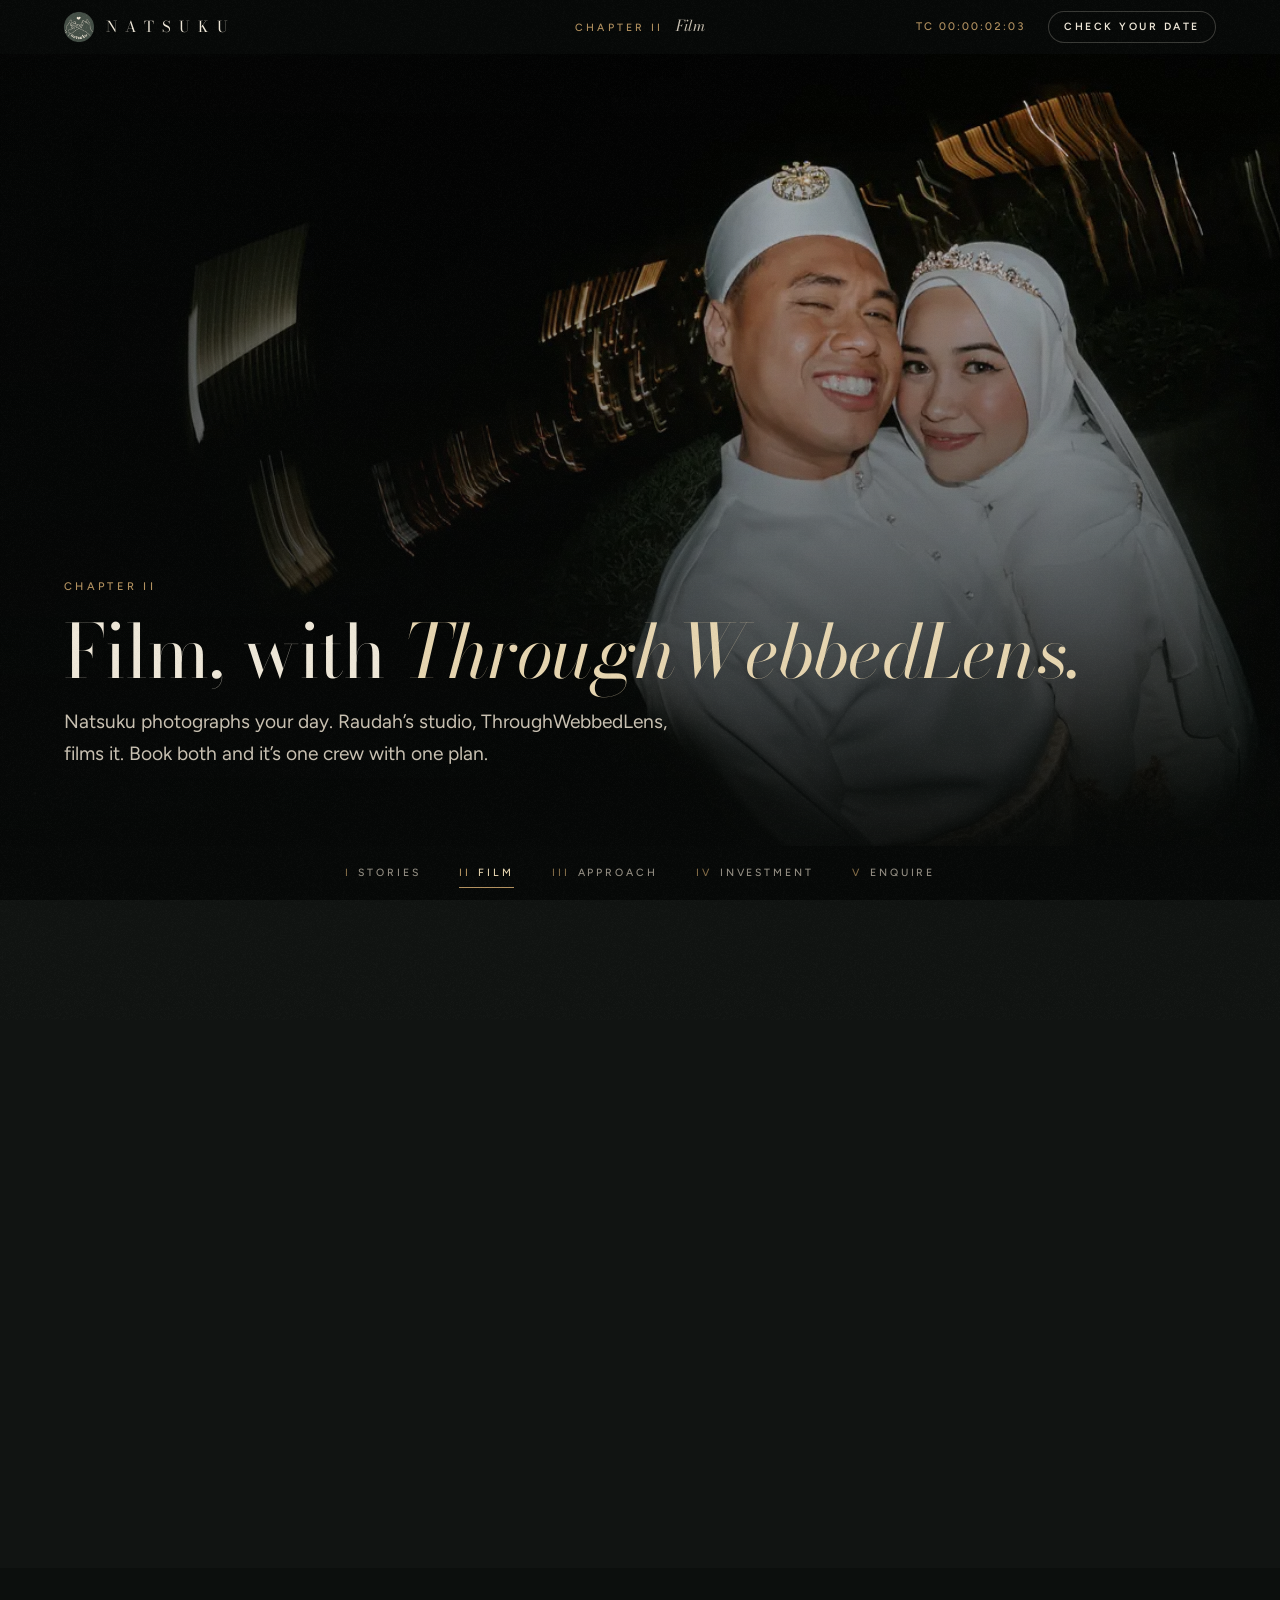
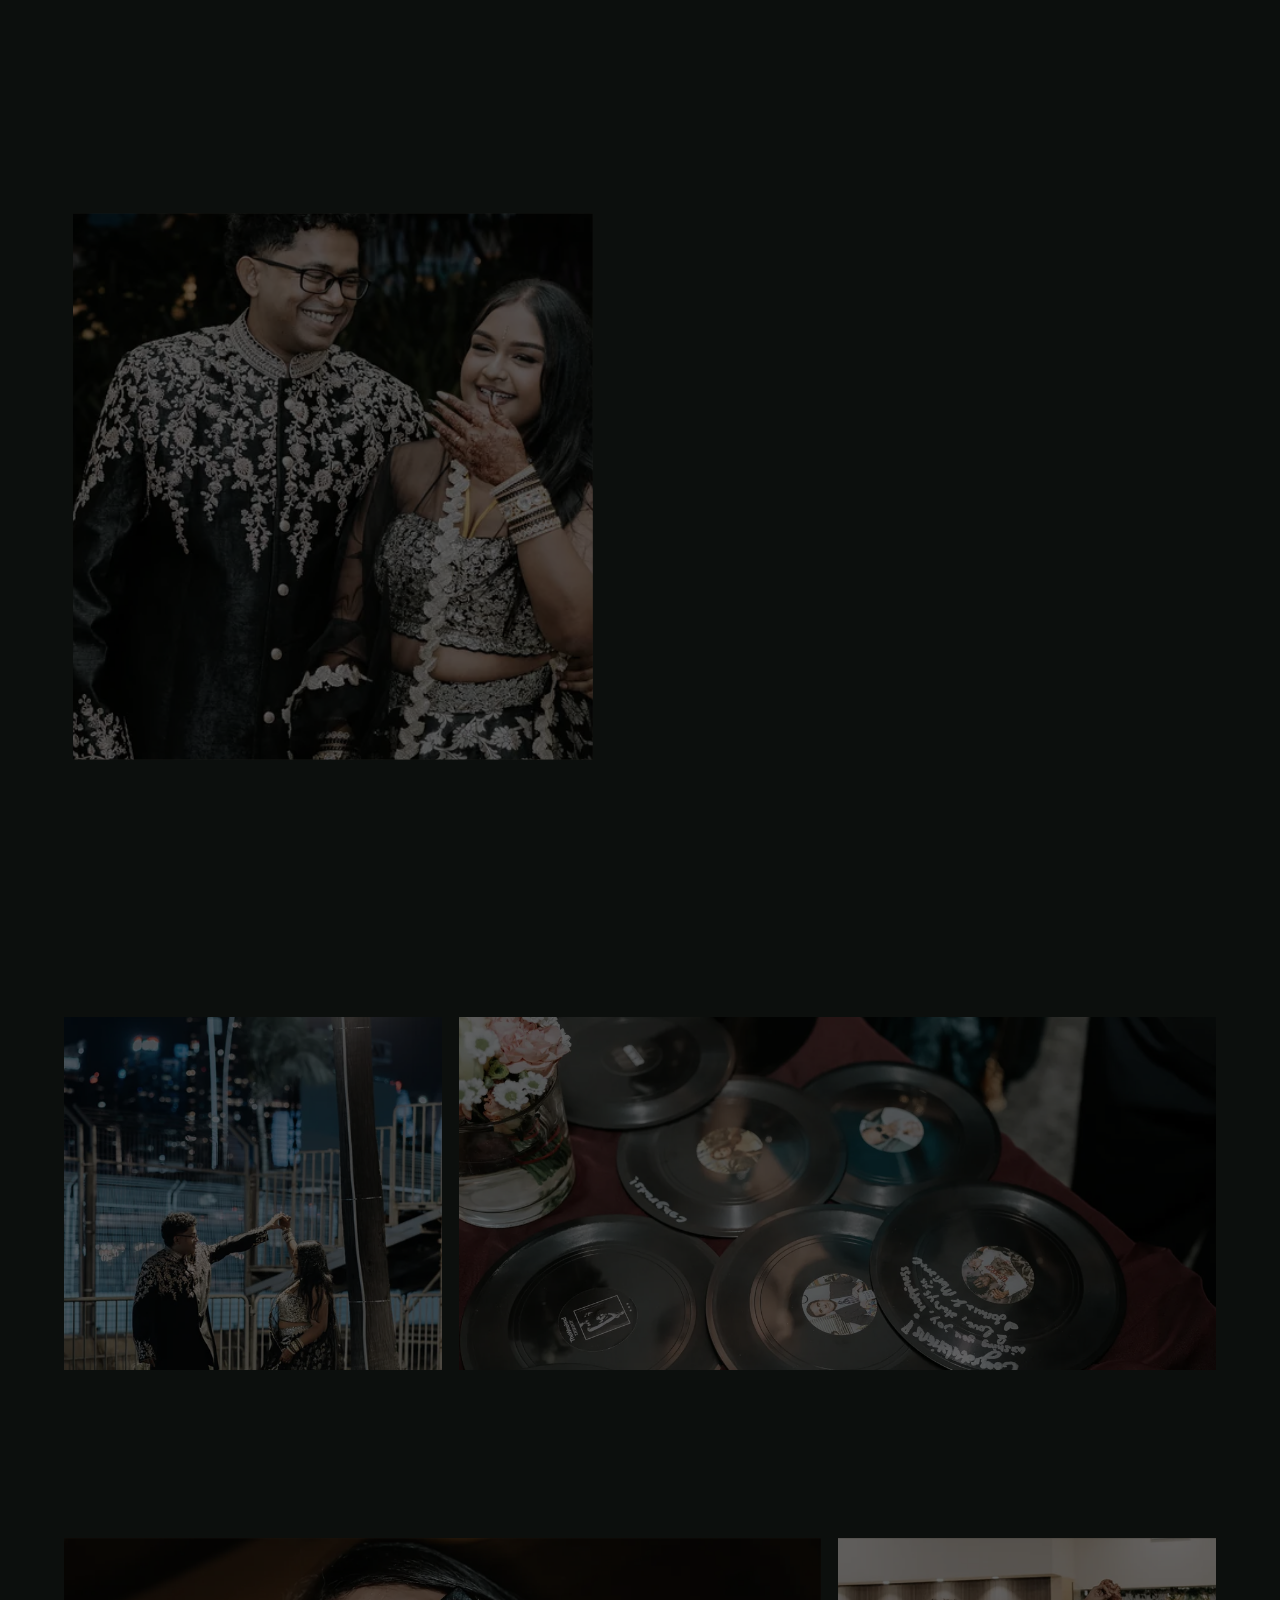
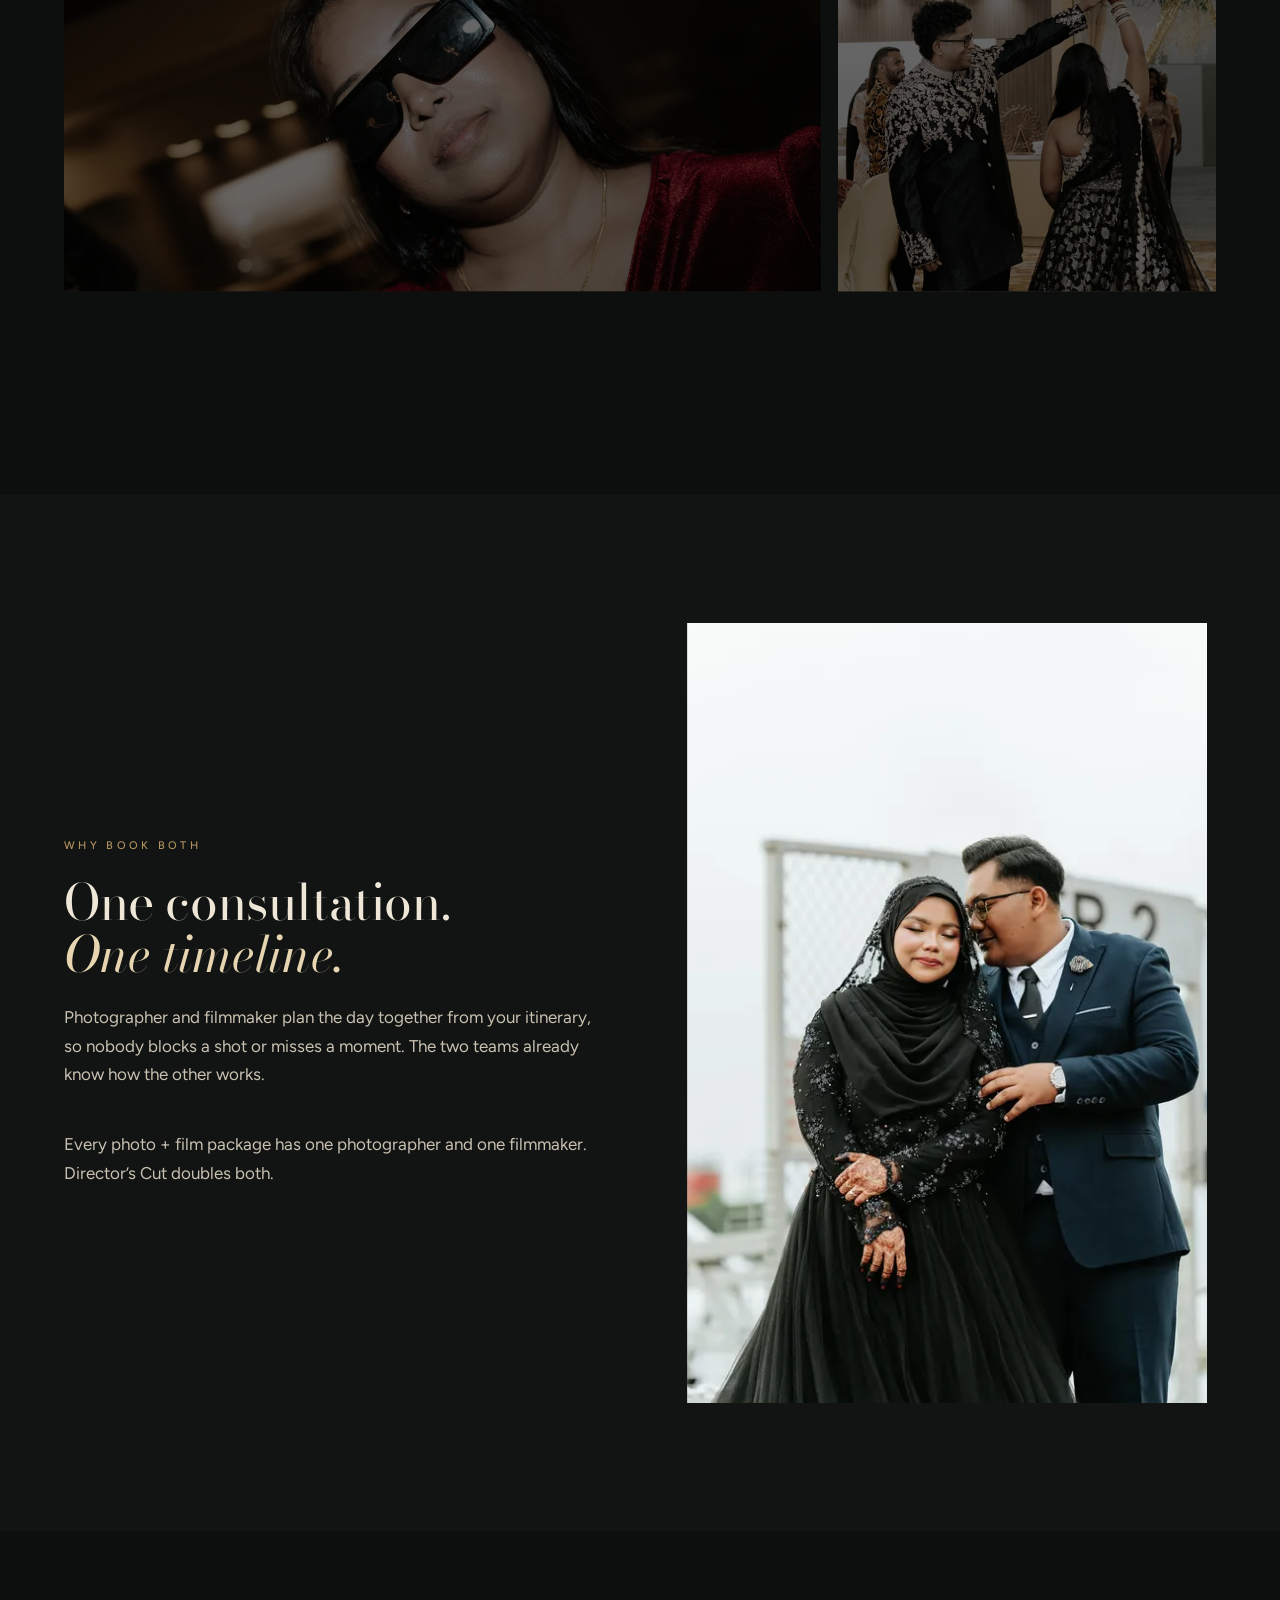
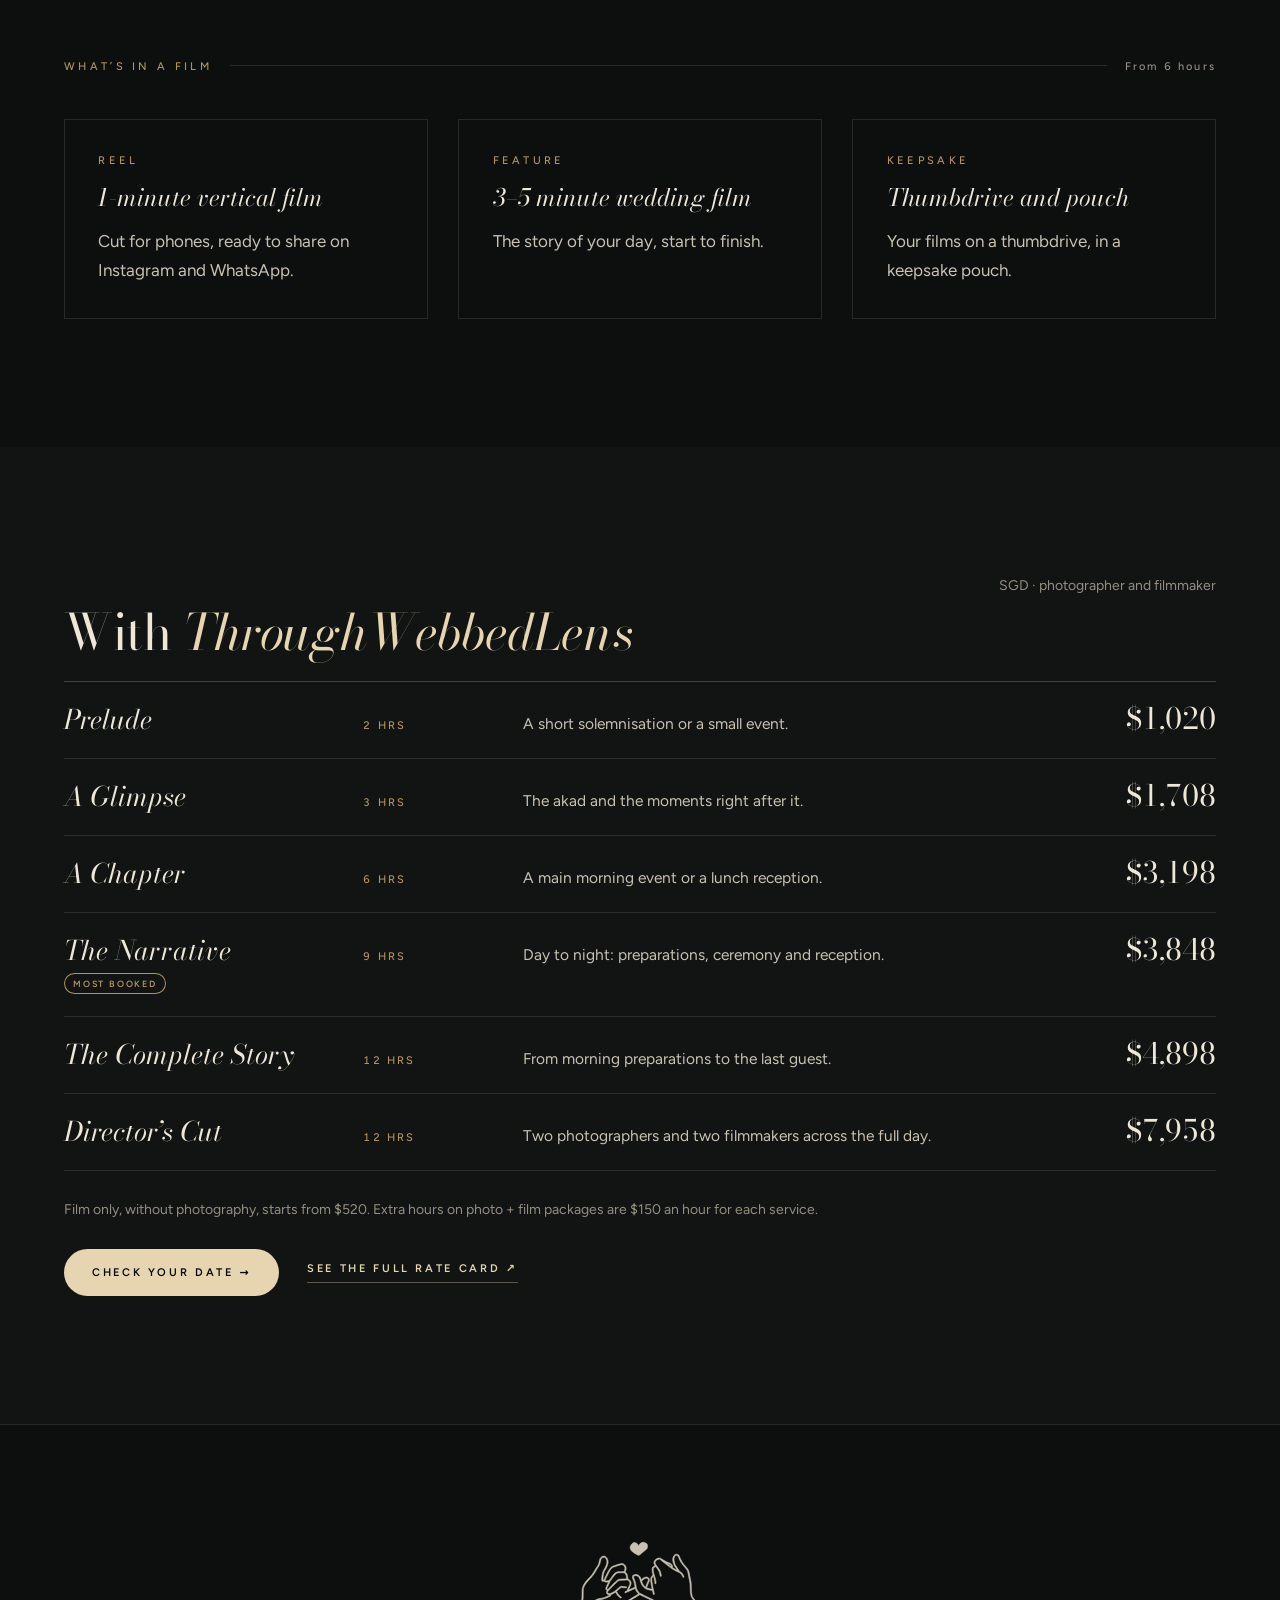
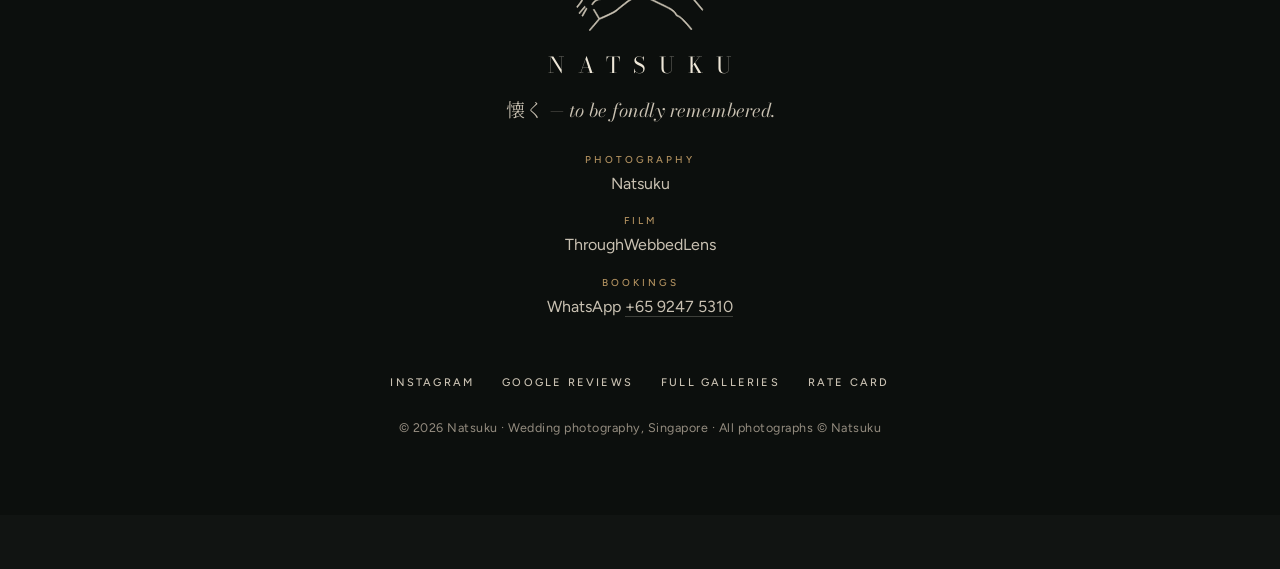
<file: film.html>
<!doctype html>
<html lang="en" class="no-js">
<head>
<meta charset="utf-8">
<meta name="viewport" content="width=device-width, initial-scale=1, viewport-fit=cover">
<title>Film with ThroughWebbedLens · Natsuku</title>
<meta name="description" content="Photo and film packages with ThroughWebbedLens: one crew, one plan. From $1,020.">
<meta name="theme-color" content="#070908">
<link rel="icon" type="image/png" sizes="32x32" href="assets/brand/favicon-32.png">
<link rel="apple-touch-icon" href="assets/brand/apple-touch-icon.png">
<meta property="og:type" content="website">
<meta property="og:site_name" content="Natsuku">
<meta property="og:title" content="Film with ThroughWebbedLens · Natsuku">
<meta property="og:description" content="Photo and film packages with ThroughWebbedLens: one crew, one plan. From $1,020.">
<meta property="og:image" content="https://natsukuco.github.io/website/assets/brand/og.jpg">
<meta property="og:url" content="https://natsukuco.github.io/website/film.html">
<meta name="twitter:card" content="summary_large_image">
<link rel="preload" href="assets/fonts/bodoni-moda-latin-standard-normal.woff2" as="font" type="font/woff2" crossorigin>
<link rel="stylesheet" href="assets/css/site.css">
<script>(function(h){h.classList.remove('no-js');h.classList.add('js');if(!window.matchMedia('(prefers-reduced-motion: reduce)').matches)h.classList.add('intro')})(document.documentElement)</script>
<script src="assets/js/site.js" defer></script>
</head>
<body>
<a class="skip" href="#scene">Skip to content</a>
<header class="bar bar--top">
  <a class="brand" href="index.html" data-nav aria-label="Natsuku, home"><img src="assets/brand/natsuku-badge-96.png" width="30" height="30" alt=""><span class="brand__word">NATSUKU</span></a>
  <div class="bar__now" aria-hidden="true"><span class="label" data-now-k>Chapter II</span><span data-now-title>Film</span></div>
  <div class="bar__end"><span class="tc" aria-hidden="true">TC 00:00:00:00</span><a class="pill" href="enquire.html">Check your date</a></div>
</header>
<nav class="bar bar--bottom" aria-label="Chapters">
  <span class="playhead" aria-hidden="true"></span>
  <button class="menu-btn" type="button" data-menu aria-expanded="false" aria-controls="menu"><i aria-hidden="true"></i><span data-menu-label>Chapters</span></button>
  <div class="chapters"><a href="stories.html" data-nav><b>I</b>Stories</a><a href="film.html" data-nav aria-current="page"><b>II</b>Film</a><a href="approach.html" data-nav><b>III</b>Approach</a><a href="investment.html" data-nav><b>IV</b>Investment</a><a href="enquire.html" data-nav><b>V</b>Enquire</a></div>
  <span class="bar__mobile-now" data-now-title aria-hidden="true">Film</span>
  <a class="pill pill--mobile" href="enquire.html">Enquire</a>
</nav>
<main id="scene" data-page="film">
<header class="opener">
  <figure class="media shift" style="--ph:#0f0f0e"><img src="assets/img/he-flash-1440.webp" srcset="assets/img/he-flash-720.webp 720w, assets/img/he-flash-1440.webp 1440w" sizes="(min-width: 901px) 130vw, 100vw" width="1440" height="960" alt="Haris and Erlynna lit by a single flash in the dark" loading="eager" fetchpriority="high" decoding="async" style="object-position:50% 45%"></figure>
  <div class="wrap opener__copy">
    <p class="label">Chapter II</p>
    <h1 class="h1">Film, with <em>Through<wbr>Webbed<wbr>Lens.</em></h1>
    <p class="lead">Natsuku photographs your day. Raudah’s studio, ThroughWebbedLens, films it. Book both and it’s one crew with one plan.</p>
  </div>
</header>
<section class="section" id="screening" aria-labelledby="screening-h">
  <div class="wrap">
    <div class="slate-line"><p class="label" id="screening-h">Screening room</p><span class="rule"></span><span class="aside">2 films</span></div>
    <div class="screens">
      <a class="screen" href="https://drive.google.com/file/d/1qYe6SZzaggUssMpKYWhxZvC9stRG66Rj/view" target="_blank" rel="noopener" data-film="1qYe6SZzaggUssMpKYWhxZvC9stRG66Rj" data-film-title="Sakti &amp; Tharenii · Full-length film" data-film-kicker="ThroughWebbedLens presents" aria-label="Play Sakti &amp; Tharenii, full-length film">
        <div class="screen__poster"><figure class="media" style="--ph:#161817"><img src="assets/img/ts-night-1600.webp" srcset="assets/img/ts-night-960.webp 960w, assets/img/ts-night-1600.webp 1600w, assets/img/ts-night-2400.webp 2400w" sizes="(max-width:760px) 92vw, 46vw" width="2400" height="1600" alt="" loading="lazy" decoding="async" style="object-position:50% 50%"></figure><span class="screen__play" aria-hidden="true"><svg class="tri" viewBox="0 0 10 12" aria-hidden="true" focusable="false"><path d="M0 0L10 6L0 12Z" fill="currentColor"/></svg></span></div>
        <div class="screen__meta"><span class="screen__name">Sakti &amp; Tharenii</span><span class="label">Full-length film · September 2025</span></div>
      </a>
      <a class="screen" href="https://drive.google.com/file/d/1D8_jd3FQsBLY9bg3Gx_toygPSCVHbN0B/view" target="_blank" rel="noopener" data-film="1D8_jd3FQsBLY9bg3Gx_toygPSCVHbN0B" data-film-title="Haikal &amp; Aliya · Highlight film" data-film-kicker="ThroughWebbedLens presents" aria-label="Play Haikal &amp; Aliya, highlight film">
        <div class="screen__poster"><div class="screen__card" aria-hidden="true"><span class="label">ThroughWebbedLens presents</span><b>Haikal &amp; Aliya</b><i></i><span class="screen__play"><svg class="tri" viewBox="0 0 10 12" aria-hidden="true" focusable="false"><path d="M0 0L10 6L0 12Z" fill="currentColor"/></svg></span></div></div>
        <div class="screen__meta"><span class="screen__name">Haikal &amp; Aliya</span><span class="label">Highlight film · 2025</span></div>
      </a>
    </div>
    <div class="row-links after-strip"><span class="small">Films play from Google Drive.</span><a class="link" href="https://drive.google.com/drive/folders/1RJRuSarl9iAFDM6XpxH4_MI5Bdhof6KO" target="_blank" rel="noopener">More films by ThroughWebbedLens ↗</a></div>
  </div>
</section>
<section class="section section--deep" id="both-crews">
  <div class="wrap stack stack--loose" data-gallery>
    <div class="split">
      <div class="split__media"><figure class="media rv is-portrait" style="--ph:#1f1e1a" data-lb data-cap="Sakti &amp; Tharenii · Photographed by Natsuku"><img src="assets/img/ts-portrait-1200.webp" srcset="assets/img/ts-portrait-600.webp 600w, assets/img/ts-portrait-1200.webp 1200w" sizes="(max-width:900px) 92vw, 40vw" width="1200" height="1800" alt="Sakti and Tharenii laughing together, both in black and silver" loading="lazy" decoding="async"></figure></div>
      <div class="stack">
        <p class="label">One wedding, both crews</p>
        <h2 class="h2">Sakti &amp; Tharenii, <em>on film and in stills.</em></h2>
        <p class="body">Natsuku photographed their wedding and ThroughWebbedLens filmed it. Watch the film, then see the same day in photographs.</p>
        <div class="row-links"><a class="play-link" href="https://drive.google.com/file/d/1qYe6SZzaggUssMpKYWhxZvC9stRG66Rj/view" target="_blank" rel="noopener" data-film="1qYe6SZzaggUssMpKYWhxZvC9stRG66Rj" data-film-title="Sakti &amp; Tharenii · Full-length film" data-film-kicker="ThroughWebbedLens presents"><i><svg class="tri" viewBox="0 0 10 12" aria-hidden="true" focusable="false"><path d="M0 0L10 6L0 12Z" fill="currentColor"/></svg></i>Watch their film</a></div>
      </div>
    </div>
    <div class="rows rows--after">
      <div class="row row--duo-r"><figure class="media rv is-portrait" style="--ph:#272c2d" data-lb data-cap="Sakti &amp; Tharenii · Photographed by Natsuku"><img src="assets/img/ts-lamp-1200.webp" srcset="assets/img/ts-lamp-600.webp 600w, assets/img/ts-lamp-1200.webp 1200w" sizes="(max-width:700px) 92vw, 30vw" width="1200" height="1800" alt="Sakti and Tharenii dancing beneath a lamp post against the city skyline at night" loading="lazy" decoding="async"></figure><figure class="media rv" style="--ph:#242320" data-lb data-cap="Sakti &amp; Tharenii · Photographed by Natsuku"><img src="assets/img/ts-vinyl-1440.webp" srcset="assets/img/ts-vinyl-720.webp 720w, assets/img/ts-vinyl-1440.webp 1440w" sizes="(max-width:700px) 92vw, 60vw" width="1440" height="960" alt="A guestbook of vinyl records signed by the guests" loading="lazy" decoding="async"></figure></div>
      <div class="row row--duo"><figure class="media rv" style="--ph:#22160f" data-lb data-cap="Sakti &amp; Tharenii · Photographed by Natsuku"><img src="assets/img/ts-party-1440.webp" srcset="assets/img/ts-party-720.webp 720w, assets/img/ts-party-1440.webp 1440w" sizes="(max-width:700px) 92vw, 60vw" width="1440" height="960" alt="A guest in sunglasses posing for the camera at the reception" loading="lazy" decoding="async"></figure><figure class="media rv is-portrait" style="--ph:#4e453b" data-lb data-cap="Sakti &amp; Tharenii · Photographed by Natsuku"><img src="assets/img/ts-dance-1200.webp" srcset="assets/img/ts-dance-600.webp 600w, assets/img/ts-dance-1200.webp 1200w" sizes="(max-width:700px) 92vw, 30vw" width="1200" height="1800" alt="Sakti and Tharenii mid-twirl in the reception hall" loading="lazy" decoding="async"></figure></div>
    </div>
  </div>
</section>
<section class="section">
  <div class="wrap split split--media-right">
    <div class="stack">
      <p class="label">Why book both</p>
      <h2 class="h2">One consultation. <em>One timeline.</em></h2>
      <p class="body">Photographer and filmmaker plan the day together from your itinerary, so nobody blocks a shot or misses a moment. The two teams already know how the other works.</p>
      <p class="body">Every photo + film package has one photographer and one filmmaker. Director’s Cut doubles both.</p>
    </div>
    <div class="split__media"><figure class="media rv is-portrait" style="--ph:#515453"><img src="assets/img/hf-sea-1200.webp" srcset="assets/img/hf-sea-600.webp 600w, assets/img/hf-sea-1200.webp 1200w" sizes="(max-width:900px) 92vw, 40vw" width="1200" height="1800" alt="A couple by the sea, the bride in black" loading="lazy" decoding="async"></figure></div>
  </div>
</section>
<section class="section section--deep">
  <div class="wrap">
    <div class="slate-line"><p class="label">What’s in a film</p><span class="rule"></span><span class="aside">From 6 hours</span></div>
    <div class="panels">
      <div class="panel"><p class="label">Reel</p><h3>1-minute vertical film</h3><p class="body">Cut for phones, ready to share on Instagram and WhatsApp.</p></div>
      <div class="panel"><p class="label">Feature</p><h3>3–5 minute wedding film</h3><p class="body">The story of your day, start to finish.</p></div>
      <div class="panel"><p class="label">Keepsake</p><h3>Thumbdrive and pouch</h3><p class="body">Your films on a thumbdrive, in a keepsake pouch.</p></div>
    </div>
  </div>
</section>
<section class="section" id="combos">
  <div class="wrap">
    <div class="ratehead"><div class="stack stack--tight"><p class="label">Photo + film packages</p><h2 class="h2">With <em>ThroughWebbedLens</em></h2></div><p class="small">SGD · photographer and filmmaker</p></div>
    <div class="ratecard"><div class="rate"><p class="rate__name">Prelude</p><p class="rate__hrs">2 hrs</p><p class="rate__desc">A short solemnisation or a small event.</p><p class="rate__price">$1,020</p></div>
<div class="rate"><p class="rate__name">A Glimpse</p><p class="rate__hrs">3 hrs</p><p class="rate__desc">The akad and the moments right after it.</p><p class="rate__price">$1,708</p></div>
<div class="rate"><p class="rate__name">A Chapter</p><p class="rate__hrs">6 hrs</p><p class="rate__desc">A main morning event or a lunch reception.</p><p class="rate__price">$3,198</p></div>
<div class="rate"><p class="rate__name">The Narrative<span class="tag">Most booked</span></p><p class="rate__hrs">9 hrs</p><p class="rate__desc">Day to night: preparations, ceremony and reception.</p><p class="rate__price">$3,848</p></div>
<div class="rate"><p class="rate__name">The Complete Story</p><p class="rate__hrs">12 hrs</p><p class="rate__desc">From morning preparations to the last guest.</p><p class="rate__price">$4,898</p></div>
<div class="rate"><p class="rate__name">Director’s Cut</p><p class="rate__hrs">12 hrs</p><p class="rate__desc">Two photographers and two filmmakers across the full day.</p><p class="rate__price">$7,958</p></div></div>
    <p class="small after-strip">Film only, without photography, starts from $520. Extra hours on photo + film packages are $150 an hour for each service.</p>
    <div class="row-links after-strip"><a class="btn" href="enquire.html">Check your date →</a><a class="link" href="https://drive.google.com/file/d/1qA7vYu13YQF0fBHz8c6XMIGLbBtwfNn7/view?usp=sharing" target="_blank" rel="noopener">See the full rate card ↗</a></div>
  </div>
</section>

<footer class="credits">
  <div class="wrap">
    <svg class="credits__mark" viewBox="0 0 1315 935" aria-hidden="true" focusable="false"><use href="#pinky"/></svg>
    <p class="credits__word">NATSUKU</p>
    <p class="credits__tag"><span class="ja" lang="ja">懐く</span> — to be fondly remembered.</p>
    <dl class="credits__roll">
      <div><dt>Photography</dt><dd>Natsuku</dd></div>
      <div><dt>Film</dt><dd>ThroughWebbedLens</dd></div>
      <div><dt>Bookings</dt><dd>WhatsApp <a href="https://wa.me/6592475310" target="_blank" rel="noopener">+65 9247 5310</a></dd></div>
    </dl>
    <nav class="credits__links" aria-label="Elsewhere">
      <a href="https://www.instagram.com/natsuku.co/" target="_blank" rel="noopener">Instagram</a>
      <a href="https://maps.app.goo.gl/2jhCvsvyrYShcupk6?g_st=ac" target="_blank" rel="noopener">Google reviews</a>
      <a href="https://skybite.pic-time.com/client" target="_blank" rel="noopener">Full galleries</a>
      <a href="https://drive.google.com/file/d/1qA7vYu13YQF0fBHz8c6XMIGLbBtwfNn7/view?usp=sharing" target="_blank" rel="noopener">Rate card</a>
    </nav>
    <p class="credits__fine">© 2026 Natsuku · Wedding photography, Singapore · All photographs © Natsuku</p>
  </div>
</footer>
</main>

<svg width="0" height="0" style="position:absolute" aria-hidden="true" focusable="false"><symbol id="pinky" viewBox="180 345 1315 935"><path d="M319,1264C317,1262 316,1259 316,1259C316,1258 338,1232 364,1202C390,1171 412,1146 412,1145C412,1144 367,1067 357,1052C356,1050 356,1050 360,1048C362,1046 365,1045 365,1044C366,1044 376,1060 393,1089C408,1114 421,1135 421,1136C423,1138 421,1139 466,1119C544,1084 576,1067 596,1050C609,1039 654,1002 684,979C707,961 715,956 766,924L823,889L815,880C810,875 804,868 802,863C797,855 790,839 790,836C790,831 791,831 700,872L686,879L684,875C680,868 680,868 693,862L704,856L712,838C716,827 722,814 725,808C732,795 734,788 734,779C734,767 727,757 713,749L707,745L669,747C625,749 627,749 618,754C610,758 589,778 539,829C509,860 505,865 505,874C505,884 521,888 538,883C558,876 593,853 623,823C630,817 635,813 637,812C642,810 655,811 664,813C671,814 689,815 695,814C698,814 698,814 701,819L703,824L700,825C696,827 671,827 661,825C656,824 650,823 647,823L642,823L630,834C624,840 613,849 607,854L596,863L600,870C612,892 628,911 641,918C647,922 647,922 644,929C643,933 642,933 634,928C620,920 602,899 591,879C588,875 586,872 586,872C586,871 582,874 577,876C566,884 551,891 543,894C539,895 536,896 535,896C534,897 534,898 536,902L539,906L534,909C527,914 503,926 491,930C470,939 450,945 430,948C424,948 416,950 412,951C390,956 368,974 355,996C352,1002 352,1002 344,999C340,998 340,998 346,987C351,978 362,966 371,959C386,946 403,939 426,936C449,933 468,927 492,917C508,910 526,900 526,899C525,899 522,898 519,897C505,895 498,891 495,883C492,877 493,868 496,860L499,854L495,851C488,845 485,836 487,827C488,824 494,810 501,794C508,779 514,766 513,766C513,765 508,766 504,767C490,769 478,767 471,760C469,758 468,757 465,759C449,764 441,754 444,734C444,730 445,722 446,714C449,679 457,652 470,634C483,617 498,577 498,560C498,540 485,516 473,513C464,511 453,514 445,522C438,528 436,532 432,554C424,585 421,593 408,613C402,622 391,640 384,652C361,690 345,711 326,730C292,766 275,788 264,813C255,834 254,840 254,898L253,941L250,949C244,967 228,990 202,1020C197,1026 192,1031 192,1030C192,1030 190,1027 190,1024L188,1018L194,1011C215,987 234,959 240,943C241,940 241,928 242,894C242,844 243,836 248,820C258,790 277,764 313,726C335,704 349,686 372,648C379,636 390,618 396,610C412,585 412,584 420,548C425,527 427,523 434,516C447,501 467,496 481,503C497,511 510,537 510,560C510,580 495,621 481,641C471,654 466,668 462,690C459,703 456,733 456,743C456,748 456,748 459,747C464,747 466,745 473,732C492,690 513,650 524,634C532,621 543,612 556,605C562,602 636,577 644,576C660,573 678,583 689,602C698,616 697,640 688,658L684,664L687,666C694,669 702,679 705,688C706,690 708,701 710,711C712,721 713,731 714,732C714,734 716,736 720,738C737,749 746,763 746,780C746,789 743,798 736,812C729,827 721,847 722,848C722,848 737,842 754,834L786,820L785,815C785,800 776,764 771,752C762,734 758,715 761,706C763,697 767,694 780,691C807,684 830,695 843,721C846,727 848,734 849,736C851,744 851,744 858,738C884,712 909,708 929,727C935,732 936,746 932,759C931,762 924,779 917,795C908,816 905,825 905,826C907,827 932,835 943,837C952,839 960,840 960,838C961,838 960,829 958,819C950,780 947,756 947,738C948,726 948,725 951,719C954,711 961,703 967,698L972,695L969,687C964,671 962,655 962,642C961,620 965,613 979,605C992,598 992,599 987,589C978,571 978,560 987,547C996,533 1010,524 1026,520C1037,518 1041,518 1041,521C1042,523 1042,523 1043,522C1044,520 1045,521 1053,526C1082,545 1113,562 1130,567C1148,573 1159,580 1165,589C1170,597 1172,602 1172,612L1173,620L1186,628C1207,640 1220,646 1220,645C1221,645 1213,633 1204,619C1188,594 1187,593 1183,579C1176,559 1174,551 1174,535C1174,524 1175,520 1177,514C1182,499 1191,488 1203,482C1213,478 1226,481 1235,490C1239,494 1241,498 1248,516C1263,550 1279,576 1303,602C1319,620 1330,635 1336,646C1339,652 1344,674 1355,731L1364,782L1365,822C1366,862 1366,870 1371,896C1374,914 1376,917 1390,936C1396,944 1470,1031 1481,1044C1483,1046 1483,1046 1481,1052L1479,1059L1476,1057C1475,1056 1456,1033 1434,1007C1365,926 1365,926 1360,900C1355,875 1354,866 1353,824L1352,784L1342,731C1330,668 1327,656 1323,648C1318,639 1307,625 1298,614C1281,596 1271,583 1257,561C1248,546 1246,542 1237,519C1228,500 1226,496 1219,494C1213,491 1210,492 1204,495C1184,509 1181,537 1195,577C1198,588 1200,590 1221,623C1244,656 1244,657 1250,660C1269,671 1278,683 1287,707L1290,715L1285,718C1282,719 1279,720 1279,719C1278,719 1277,715 1276,711C1270,697 1265,689 1257,681C1251,675 1248,673 1228,663C1216,657 1198,648 1188,643C1178,637 1170,633 1169,633C1168,633 1139,610 1103,582L1039,531L1034,532C1021,533 1013,537 1004,545C995,554 993,560 993,568C994,579 1000,589 1022,618C1042,645 1043,647 1050,669C1053,681 1057,700 1057,705C1057,707 1057,707 1051,707L1045,707L1044,697C1041,684 1036,666 1032,656C1030,651 1025,643 1014,628L999,608L990,613C975,621 973,624 974,641C974,658 976,666 988,708C995,729 999,744 1001,760C1002,770 1002,784 1001,785C1001,786 998,785 995,784C989,783 989,783 990,779C992,769 980,710 975,708C973,708 965,717 962,723C959,729 959,730 959,739C959,764 967,811 981,870C984,881 986,890 986,891C986,893 976,896 975,894C975,894 972,884 970,873L964,852L954,851C944,850 929,847 908,840C891,834 888,832 879,824C858,802 844,776 839,748C833,713 811,696 784,702C774,705 772,706 772,715C773,723 775,732 782,747C787,760 791,773 796,800C798,812 800,825 801,828C805,848 818,869 832,879C836,882 988,956 1046,984C1080,1000 1135,1028 1143,1032C1164,1044 1186,1061 1197,1073C1202,1078 1205,1082 1208,1088C1214,1102 1220,1107 1234,1112C1250,1118 1273,1138 1305,1172C1330,1200 1372,1248 1372,1250C1372,1250 1370,1252 1368,1255L1364,1259L1347,1239C1322,1208 1306,1191 1283,1167C1254,1138 1240,1127 1227,1122C1214,1118 1204,1109 1198,1095C1192,1084 1186,1077 1168,1064C1144,1046 1131,1039 1052,1001C1030,990 972,962 924,939C875,915 835,896 835,896C834,896 808,913 775,933C725,964 712,973 696,986C662,1012 632,1036 614,1051C605,1059 593,1068 589,1071C570,1084 515,1111 446,1141L424,1150L374,1209C346,1242 323,1268 323,1268C323,1268 321,1266 319,1264Z M244,1116C242,1115 240,1114 240,1113C240,1112 281,1037 283,1035C284,1034 285,1034 289,1037L294,1040L272,1079C260,1101 250,1119 250,1119C249,1119 247,1118 244,1116Z M213,1089C212,1086 211,1083 211,1083C211,1082 267,1016 268,1015C270,1015 278,1022 276,1024C274,1027 216,1095 216,1095C216,1095 214,1092 213,1089Z M583,767C613,738 613,738 663,735C683,734 700,733 700,732C702,731 695,696 692,690C689,684 685,679 679,675C670,670 620,669 605,675C597,678 589,684 583,690C575,697 535,751 531,759C526,769 499,827 498,830C498,834 500,840 503,842L506,845L536,814C553,797 574,776 583,767Z M907,788C926,743 927,739 916,732C909,728 904,727 899,727C888,729 872,739 860,753L855,759L856,764C858,771 866,788 873,797C880,808 892,820 893,819C894,819 900,805 907,788Z M514,752C517,751 521,749 522,749C522,748 530,739 538,728C570,683 577,675 593,667C606,660 610,660 643,660L672,659L674,657C683,645 686,622 679,609C672,596 663,589 652,588C645,588 643,588 606,600C584,608 565,614 562,615C549,622 538,632 529,648C514,674 477,748 479,750C479,751 481,752 482,753C487,756 503,755 514,752Z M1160,607C1160,600 1151,589 1141,584C1133,581 1119,576 1118,577C1118,578 1123,582 1129,587C1161,612 1160,611 1160,607Z"/><path d="M815,489C794,480 774,467 760,456C730,430 728,401 755,374C776,353 800,358 821,387C823,390 825,393 826,393C826,393 827,390 829,387C843,359 868,351 895,365C905,370 910,375 913,383C917,394 914,417 907,428C904,431 828,493 826,493C826,493 821,491 815,489Z"/></symbol></svg>
<div class="shutter shutter--t" aria-hidden="true"></div><div class="shutter shutter--b" aria-hidden="true"></div>
<div class="card" aria-hidden="true">
  <svg class="card__ident" viewBox="180 345 1315 935" focusable="false"><path d="M319,1264C317,1262 316,1259 316,1259C316,1258 338,1232 364,1202C390,1171 412,1146 412,1145C412,1144 367,1067 357,1052C356,1050 356,1050 360,1048C362,1046 365,1045 365,1044C366,1044 376,1060 393,1089C408,1114 421,1135 421,1136C423,1138 421,1139 466,1119C544,1084 576,1067 596,1050C609,1039 654,1002 684,979C707,961 715,956 766,924L823,889L815,880C810,875 804,868 802,863C797,855 790,839 790,836C790,831 791,831 700,872L686,879L684,875C680,868 680,868 693,862L704,856L712,838C716,827 722,814 725,808C732,795 734,788 734,779C734,767 727,757 713,749L707,745L669,747C625,749 627,749 618,754C610,758 589,778 539,829C509,860 505,865 505,874C505,884 521,888 538,883C558,876 593,853 623,823C630,817 635,813 637,812C642,810 655,811 664,813C671,814 689,815 695,814C698,814 698,814 701,819L703,824L700,825C696,827 671,827 661,825C656,824 650,823 647,823L642,823L630,834C624,840 613,849 607,854L596,863L600,870C612,892 628,911 641,918C647,922 647,922 644,929C643,933 642,933 634,928C620,920 602,899 591,879C588,875 586,872 586,872C586,871 582,874 577,876C566,884 551,891 543,894C539,895 536,896 535,896C534,897 534,898 536,902L539,906L534,909C527,914 503,926 491,930C470,939 450,945 430,948C424,948 416,950 412,951C390,956 368,974 355,996C352,1002 352,1002 344,999C340,998 340,998 346,987C351,978 362,966 371,959C386,946 403,939 426,936C449,933 468,927 492,917C508,910 526,900 526,899C525,899 522,898 519,897C505,895 498,891 495,883C492,877 493,868 496,860L499,854L495,851C488,845 485,836 487,827C488,824 494,810 501,794C508,779 514,766 513,766C513,765 508,766 504,767C490,769 478,767 471,760C469,758 468,757 465,759C449,764 441,754 444,734C444,730 445,722 446,714C449,679 457,652 470,634C483,617 498,577 498,560C498,540 485,516 473,513C464,511 453,514 445,522C438,528 436,532 432,554C424,585 421,593 408,613C402,622 391,640 384,652C361,690 345,711 326,730C292,766 275,788 264,813C255,834 254,840 254,898L253,941L250,949C244,967 228,990 202,1020C197,1026 192,1031 192,1030C192,1030 190,1027 190,1024L188,1018L194,1011C215,987 234,959 240,943C241,940 241,928 242,894C242,844 243,836 248,820C258,790 277,764 313,726C335,704 349,686 372,648C379,636 390,618 396,610C412,585 412,584 420,548C425,527 427,523 434,516C447,501 467,496 481,503C497,511 510,537 510,560C510,580 495,621 481,641C471,654 466,668 462,690C459,703 456,733 456,743C456,748 456,748 459,747C464,747 466,745 473,732C492,690 513,650 524,634C532,621 543,612 556,605C562,602 636,577 644,576C660,573 678,583 689,602C698,616 697,640 688,658L684,664L687,666C694,669 702,679 705,688C706,690 708,701 710,711C712,721 713,731 714,732C714,734 716,736 720,738C737,749 746,763 746,780C746,789 743,798 736,812C729,827 721,847 722,848C722,848 737,842 754,834L786,820L785,815C785,800 776,764 771,752C762,734 758,715 761,706C763,697 767,694 780,691C807,684 830,695 843,721C846,727 848,734 849,736C851,744 851,744 858,738C884,712 909,708 929,727C935,732 936,746 932,759C931,762 924,779 917,795C908,816 905,825 905,826C907,827 932,835 943,837C952,839 960,840 960,838C961,838 960,829 958,819C950,780 947,756 947,738C948,726 948,725 951,719C954,711 961,703 967,698L972,695L969,687C964,671 962,655 962,642C961,620 965,613 979,605C992,598 992,599 987,589C978,571 978,560 987,547C996,533 1010,524 1026,520C1037,518 1041,518 1041,521C1042,523 1042,523 1043,522C1044,520 1045,521 1053,526C1082,545 1113,562 1130,567C1148,573 1159,580 1165,589C1170,597 1172,602 1172,612L1173,620L1186,628C1207,640 1220,646 1220,645C1221,645 1213,633 1204,619C1188,594 1187,593 1183,579C1176,559 1174,551 1174,535C1174,524 1175,520 1177,514C1182,499 1191,488 1203,482C1213,478 1226,481 1235,490C1239,494 1241,498 1248,516C1263,550 1279,576 1303,602C1319,620 1330,635 1336,646C1339,652 1344,674 1355,731L1364,782L1365,822C1366,862 1366,870 1371,896C1374,914 1376,917 1390,936C1396,944 1470,1031 1481,1044C1483,1046 1483,1046 1481,1052L1479,1059L1476,1057C1475,1056 1456,1033 1434,1007C1365,926 1365,926 1360,900C1355,875 1354,866 1353,824L1352,784L1342,731C1330,668 1327,656 1323,648C1318,639 1307,625 1298,614C1281,596 1271,583 1257,561C1248,546 1246,542 1237,519C1228,500 1226,496 1219,494C1213,491 1210,492 1204,495C1184,509 1181,537 1195,577C1198,588 1200,590 1221,623C1244,656 1244,657 1250,660C1269,671 1278,683 1287,707L1290,715L1285,718C1282,719 1279,720 1279,719C1278,719 1277,715 1276,711C1270,697 1265,689 1257,681C1251,675 1248,673 1228,663C1216,657 1198,648 1188,643C1178,637 1170,633 1169,633C1168,633 1139,610 1103,582L1039,531L1034,532C1021,533 1013,537 1004,545C995,554 993,560 993,568C994,579 1000,589 1022,618C1042,645 1043,647 1050,669C1053,681 1057,700 1057,705C1057,707 1057,707 1051,707L1045,707L1044,697C1041,684 1036,666 1032,656C1030,651 1025,643 1014,628L999,608L990,613C975,621 973,624 974,641C974,658 976,666 988,708C995,729 999,744 1001,760C1002,770 1002,784 1001,785C1001,786 998,785 995,784C989,783 989,783 990,779C992,769 980,710 975,708C973,708 965,717 962,723C959,729 959,730 959,739C959,764 967,811 981,870C984,881 986,890 986,891C986,893 976,896 975,894C975,894 972,884 970,873L964,852L954,851C944,850 929,847 908,840C891,834 888,832 879,824C858,802 844,776 839,748C833,713 811,696 784,702C774,705 772,706 772,715C773,723 775,732 782,747C787,760 791,773 796,800C798,812 800,825 801,828C805,848 818,869 832,879C836,882 988,956 1046,984C1080,1000 1135,1028 1143,1032C1164,1044 1186,1061 1197,1073C1202,1078 1205,1082 1208,1088C1214,1102 1220,1107 1234,1112C1250,1118 1273,1138 1305,1172C1330,1200 1372,1248 1372,1250C1372,1250 1370,1252 1368,1255L1364,1259L1347,1239C1322,1208 1306,1191 1283,1167C1254,1138 1240,1127 1227,1122C1214,1118 1204,1109 1198,1095C1192,1084 1186,1077 1168,1064C1144,1046 1131,1039 1052,1001C1030,990 972,962 924,939C875,915 835,896 835,896C834,896 808,913 775,933C725,964 712,973 696,986C662,1012 632,1036 614,1051C605,1059 593,1068 589,1071C570,1084 515,1111 446,1141L424,1150L374,1209C346,1242 323,1268 323,1268C323,1268 321,1266 319,1264Z M244,1116C242,1115 240,1114 240,1113C240,1112 281,1037 283,1035C284,1034 285,1034 289,1037L294,1040L272,1079C260,1101 250,1119 250,1119C249,1119 247,1118 244,1116Z M213,1089C212,1086 211,1083 211,1083C211,1082 267,1016 268,1015C270,1015 278,1022 276,1024C274,1027 216,1095 216,1095C216,1095 214,1092 213,1089Z M583,767C613,738 613,738 663,735C683,734 700,733 700,732C702,731 695,696 692,690C689,684 685,679 679,675C670,670 620,669 605,675C597,678 589,684 583,690C575,697 535,751 531,759C526,769 499,827 498,830C498,834 500,840 503,842L506,845L536,814C553,797 574,776 583,767Z M907,788C926,743 927,739 916,732C909,728 904,727 899,727C888,729 872,739 860,753L855,759L856,764C858,771 866,788 873,797C880,808 892,820 893,819C894,819 900,805 907,788Z M514,752C517,751 521,749 522,749C522,748 530,739 538,728C570,683 577,675 593,667C606,660 610,660 643,660L672,659L674,657C683,645 686,622 679,609C672,596 663,589 652,588C645,588 643,588 606,600C584,608 565,614 562,615C549,622 538,632 529,648C514,674 477,748 479,750C479,751 481,752 482,753C487,756 503,755 514,752Z M1160,607C1160,600 1151,589 1141,584C1133,581 1119,576 1118,577C1118,578 1123,582 1129,587C1161,612 1160,611 1160,607Z"/><path d="M815,489C794,480 774,467 760,456C730,430 728,401 755,374C776,353 800,358 821,387C823,390 825,393 826,393C826,393 827,390 829,387C843,359 868,351 895,365C905,370 910,375 913,383C917,394 914,417 907,428C904,431 828,493 826,493C826,493 821,491 815,489Z"/></svg>
  <p class="card__k">Chapter II</p><p class="card__t">Film</p><span class="card__rule"></span>
</div>
<div class="menu" id="menu" aria-hidden="true">
  <p class="label">Chapter select</p>
  <a href="index.html" data-nav><b>—</b><span>Prologue</span></a><a href="stories.html" data-nav><b>I</b><span>Stories</span></a><a href="film.html" data-nav aria-current="page"><b>II</b><span>Film</span></a><a href="approach.html" data-nav><b>III</b><span>Approach</span></a><a href="investment.html" data-nav><b>IV</b><span>Investment</span></a><a href="enquire.html" data-nav><b>V</b><span>Enquire</span></a>
  <div class="menu__foot"><a href="https://wa.me/6592475310" target="_blank" rel="noopener">WhatsApp +65 9247 5310</a><a href="https://www.instagram.com/natsuku.co/" target="_blank" rel="noopener">Instagram @natsuku.co</a></div>
</div>
<div class="lb" role="dialog" aria-modal="true" aria-label="Photo viewer" aria-hidden="true">
  <div class="lb__top"><span class="lb__count label">01 / 01</span><button class="lb__close" type="button">Close ✕</button></div>
  <div class="lb__stage"><img alt=""><button class="lb__nav lb__nav--prev" type="button" aria-label="Previous photo">←</button><button class="lb__nav lb__nav--next" type="button" aria-label="Next photo">→</button></div>
  <div class="lb__bottom"><span class="lb__cap"></span><span class="tc" aria-hidden="true">TC 00:00:00:00</span></div>
</div>
<div class="player" role="dialog" aria-modal="true" aria-label="Film player" aria-hidden="true">
  <div class="player__top"><span class="label player__k">Now playing</span><button class="player__close" type="button">Close ✕</button></div>
  <div class="player__stage"><div class="player__frame"></div></div>
  <div class="player__bottom"><p class="player__t"></p><a class="link player__ext" href="https://drive.google.com/drive/folders/1RJRuSarl9iAFDM6XpxH4_MI5Bdhof6KO" target="_blank" rel="noopener">Open in Google Drive ↗</a></div>
</div>
<div class="grain" aria-hidden="true"></div>
</body>
</html>
</file>
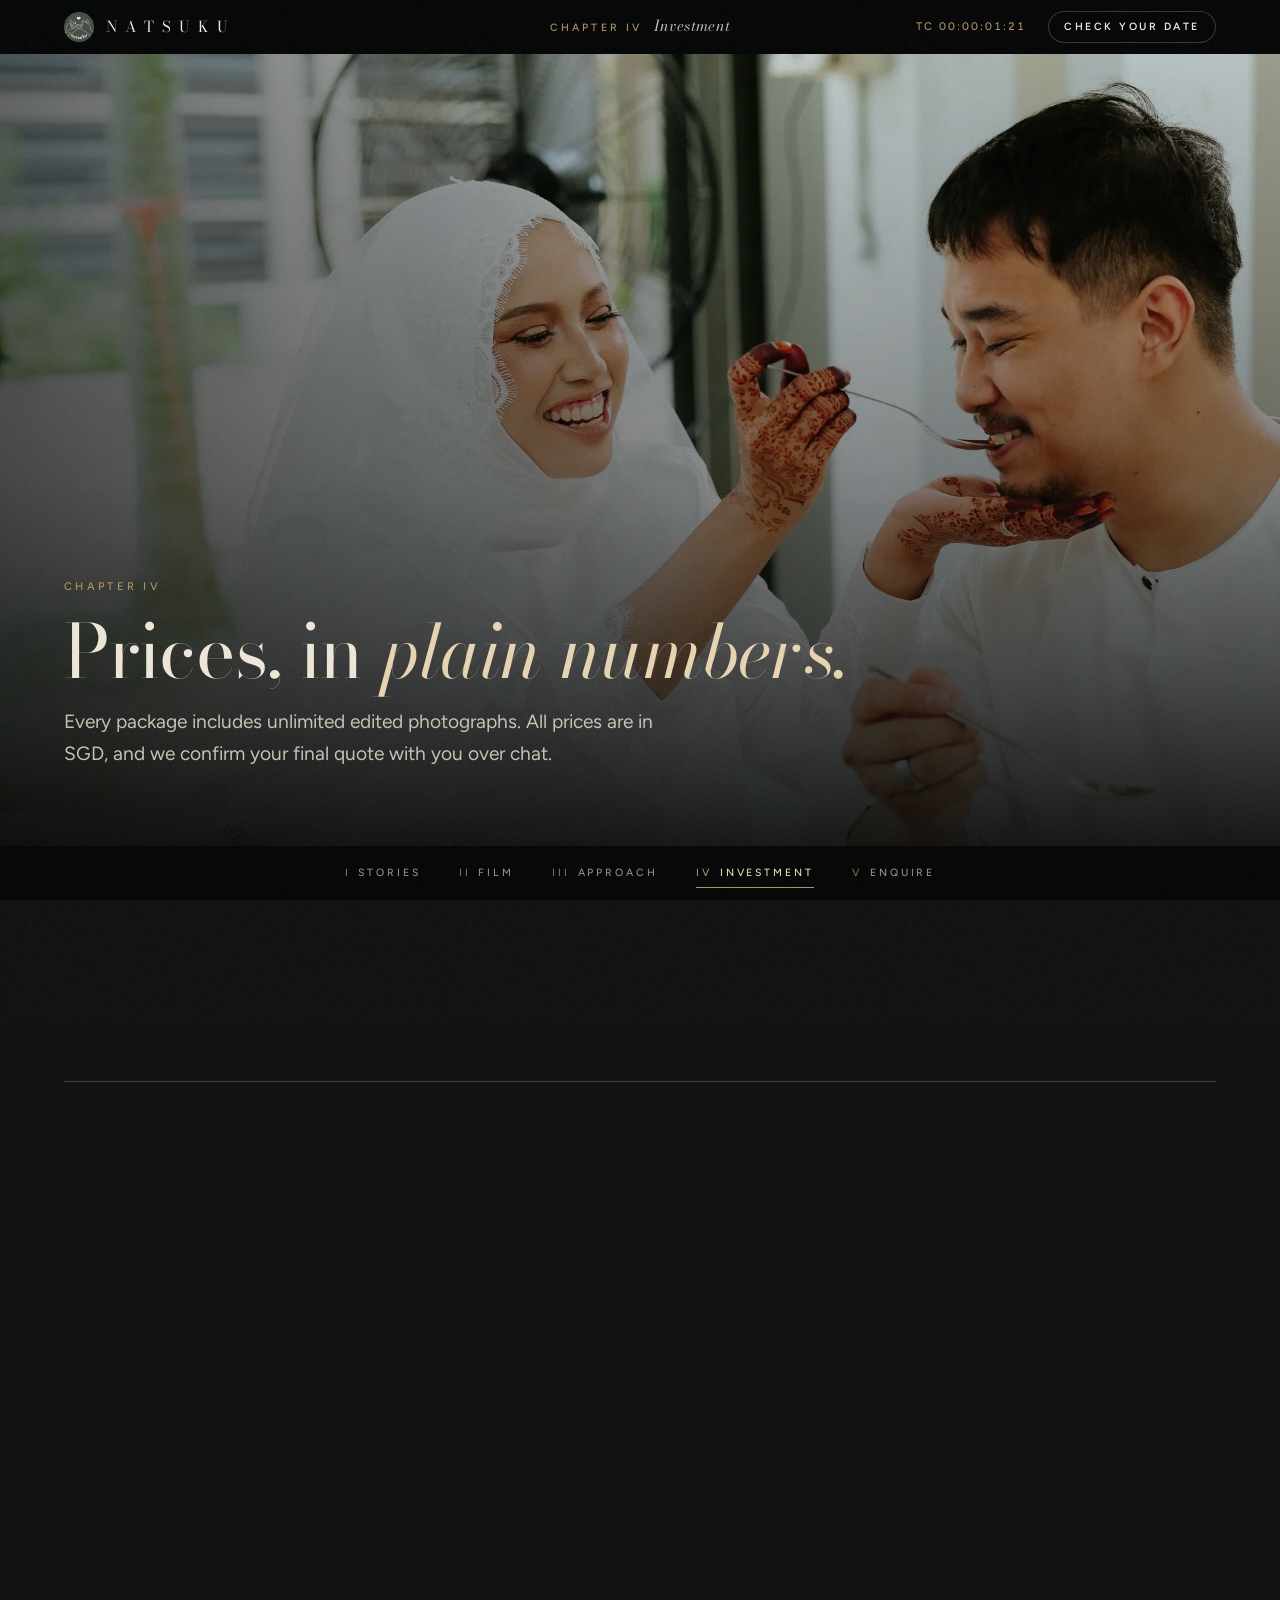
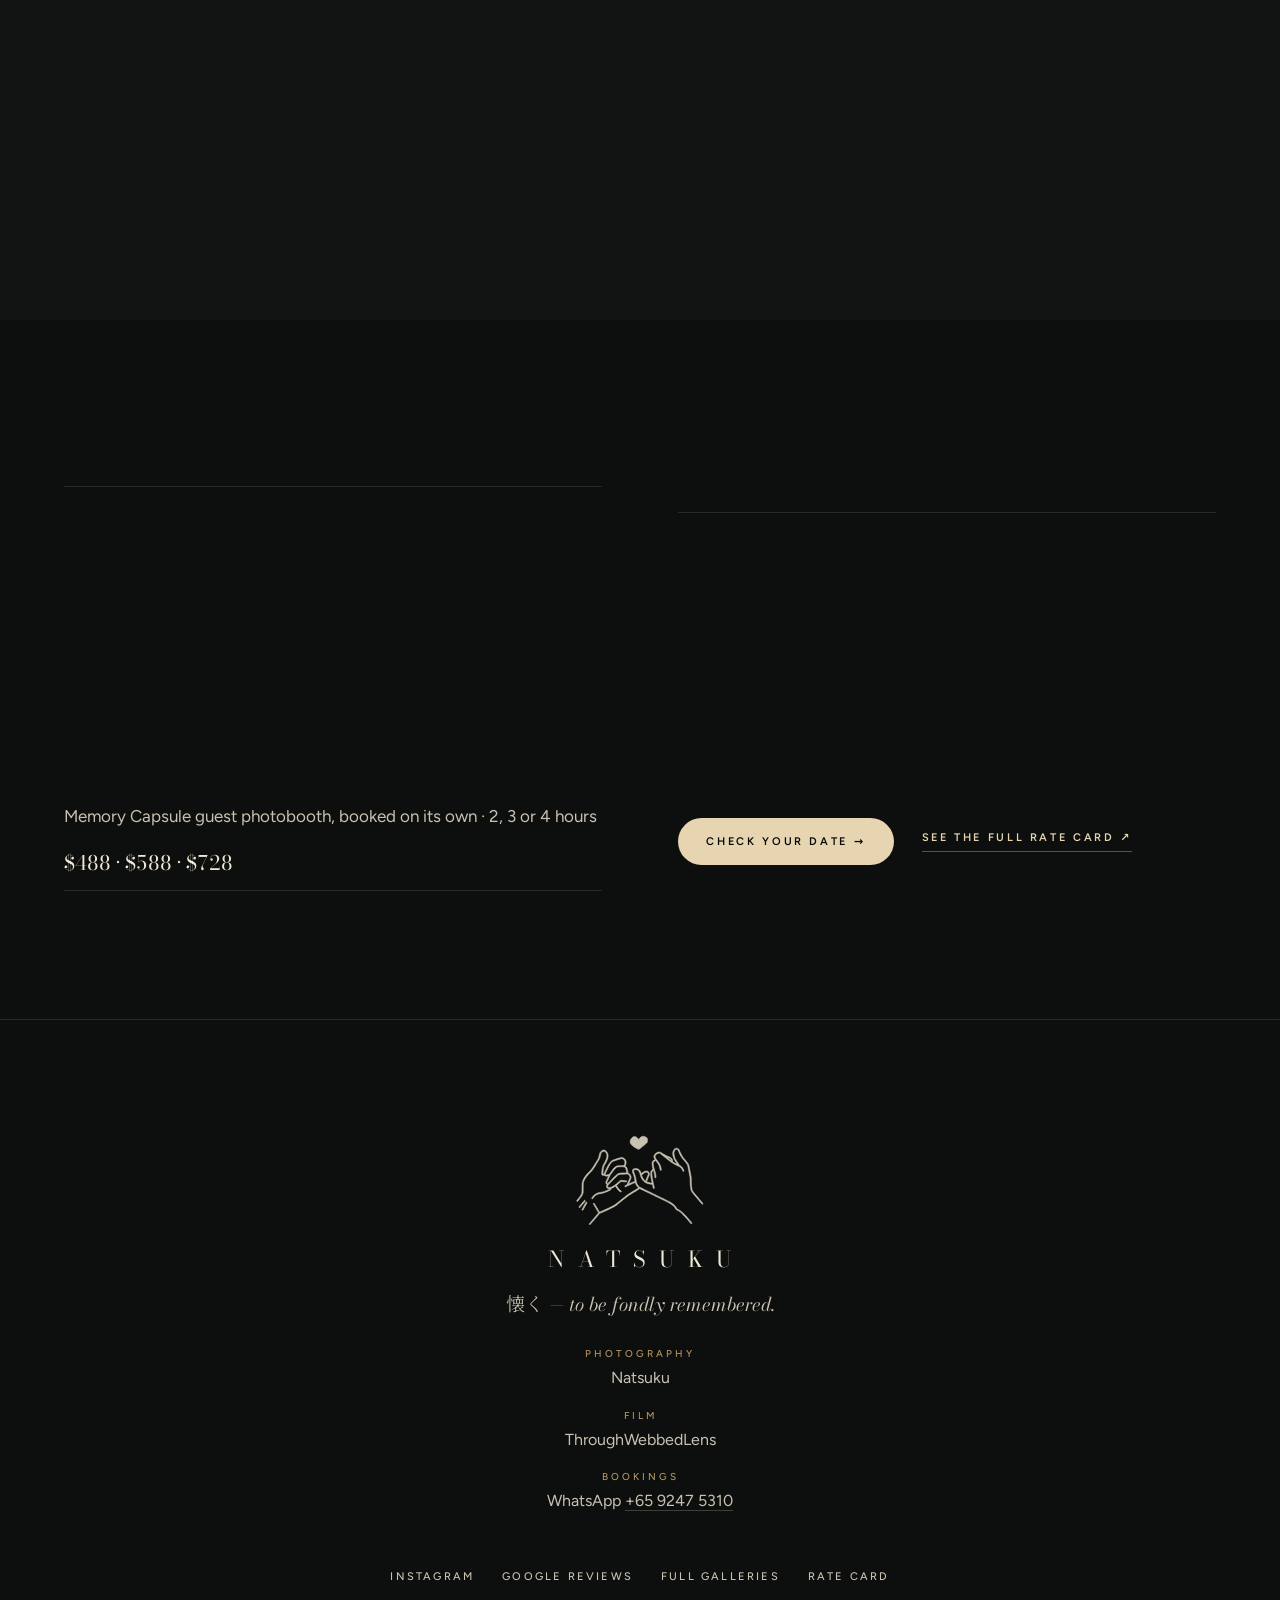
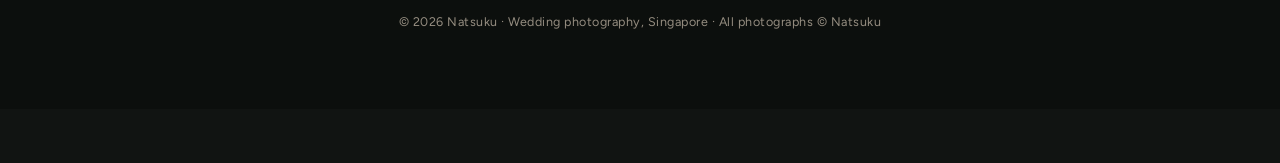
<file: investment.html>
<!doctype html>
<html lang="en" class="no-js">
<head>
<meta charset="utf-8">
<meta name="viewport" content="width=device-width, initial-scale=1, viewport-fit=cover">
<title>Prices &amp; Packages · Natsuku</title>
<meta name="description" content="Natsuku prices in SGD: photography from $828, photo + film from $1,020, film from $520.">
<meta name="theme-color" content="#070908">
<link rel="icon" type="image/png" sizes="32x32" href="assets/brand/favicon-32.png">
<link rel="apple-touch-icon" href="assets/brand/apple-touch-icon.png">
<meta property="og:type" content="website">
<meta property="og:site_name" content="Natsuku">
<meta property="og:title" content="Prices &amp; Packages · Natsuku">
<meta property="og:description" content="Natsuku prices in SGD: photography from $828, photo + film from $1,020, film from $520.">
<meta property="og:image" content="https://natsukuco.github.io/website/assets/brand/og.jpg">
<meta property="og:url" content="https://natsukuco.github.io/website/investment.html">
<meta name="twitter:card" content="summary_large_image">
<link rel="preload" href="assets/fonts/bodoni-moda-latin-standard-normal.woff2" as="font" type="font/woff2" crossorigin>
<link rel="stylesheet" href="assets/css/site.css">
<script>(function(h){h.classList.remove('no-js');h.classList.add('js');if(!window.matchMedia('(prefers-reduced-motion: reduce)').matches)h.classList.add('intro')})(document.documentElement)</script>
<script src="assets/js/site.js" defer></script>
</head>
<body>
<a class="skip" href="#scene">Skip to content</a>
<header class="bar bar--top">
  <a class="brand" href="index.html" data-nav aria-label="Natsuku, home"><img src="assets/brand/natsuku-badge-96.png" width="30" height="30" alt=""><span class="brand__word">NATSUKU</span></a>
  <div class="bar__now" aria-hidden="true"><span class="label" data-now-k>Chapter IV</span><span data-now-title>Investment</span></div>
  <div class="bar__end"><span class="tc" aria-hidden="true">TC 00:00:00:00</span><a class="pill" href="enquire.html">Check your date</a></div>
</header>
<nav class="bar bar--bottom" aria-label="Chapters">
  <span class="playhead" aria-hidden="true"></span>
  <button class="menu-btn" type="button" data-menu aria-expanded="false" aria-controls="menu"><i aria-hidden="true"></i><span data-menu-label>Chapters</span></button>
  <div class="chapters"><a href="stories.html" data-nav><b>I</b>Stories</a><a href="film.html" data-nav><b>II</b>Film</a><a href="approach.html" data-nav><b>III</b>Approach</a><a href="investment.html" data-nav aria-current="page"><b>IV</b>Investment</a><a href="enquire.html" data-nav><b>V</b>Enquire</a></div>
  <span class="bar__mobile-now" data-now-title aria-hidden="true">Investment</span>
  <a class="pill pill--mobile" href="enquire.html">Enquire</a>
</nav>
<main id="scene" data-page="investment">
<header class="opener">
  <figure class="media shift" style="--ph:#6a6964"><img src="assets/img/rs-feed-1600.webp" srcset="assets/img/rs-feed-960.webp 960w, assets/img/rs-feed-1600.webp 1600w, assets/img/rs-feed-2400.webp 2400w" sizes="(min-width: 901px) 130vw, 100vw" width="2400" height="1600" alt="Rizqi and Shuraifah feeding each other at the table" loading="eager" fetchpriority="high" decoding="async" style="object-position:50% 35%"></figure>
  <div class="wrap opener__copy">
    <p class="label">Chapter IV</p>
    <h1 class="h1">Prices, in <em>plain numbers.</em></h1>
    <p class="lead">Every package includes unlimited edited photographs. All prices are in SGD, and we confirm your final quote with you over chat.</p>
  </div>
</header>
<section class="section" id="photography">
  <div class="wrap">
    <div class="ratehead"><div class="stack stack--tight"><p class="label">Photography</p><h2 class="h2">By <em>Natsuku</em></h2></div><p class="small">SGD · per package</p></div>
    <div class="ratecard"><div class="rate"><p class="rate__name">Cherish</p><p class="rate__hrs">Up to 3 hrs</p><p class="rate__desc">Small events, such as a short solemnisation.</p><p class="rate__price">$828</p></div>
<div class="rate"><p class="rate__name">Devotion</p><p class="rate__hrs">Up to 6 hrs</p><p class="rate__desc">A main morning event or a lunch reception.</p><p class="rate__price">$1,588</p></div>
<div class="rate"><p class="rate__name">Adore<span class="tag">Most requested</span></p><p class="rate__hrs">Up to 9 hrs</p><p class="rate__desc">Day-to-night coverage, from preparations to the reception.</p><p class="rate__price">$1,788</p></div>
<div class="rate"><p class="rate__name">Beloved</p><p class="rate__hrs">Up to 12 hrs</p><p class="rate__desc">The full day. Can be split over two days, with 10 next-day sneak previews and a 20 × Instax album.</p><p class="rate__price">$2,388</p></div>
<div class="rate"><p class="rate__name">Beloved Duo</p><p class="rate__hrs">Up to 12 hrs</p><p class="rate__desc">Beloved with a second photographer, so every moment is covered from two angles.</p><p class="rate__price">$3,588</p></div></div>
    <p class="small after-strip">Every photography package includes unlimited edited photographs, an online gallery, itinerary planning, a 20 × 4R album and 2 magnetic polaroids.</p>
  </div>
</section>
<section class="section section--deep" id="photo-film">
  <div class="wrap">
    <div class="ratehead"><div class="stack stack--tight"><p class="label">Photo + film</p><h2 class="h2">With <em>ThroughWebbedLens</em></h2></div><p class="small">SGD · photographer and filmmaker</p></div>
    <div class="ratecard"><div class="rate"><p class="rate__name">Prelude</p><p class="rate__hrs">2 hrs</p><p class="rate__desc">A short solemnisation or a small event.</p><p class="rate__price">$1,020</p></div>
<div class="rate"><p class="rate__name">A Glimpse</p><p class="rate__hrs">3 hrs</p><p class="rate__desc">The akad and the moments right after it.</p><p class="rate__price">$1,708</p></div>
<div class="rate"><p class="rate__name">A Chapter</p><p class="rate__hrs">6 hrs</p><p class="rate__desc">A main morning event or a lunch reception.</p><p class="rate__price">$3,198</p></div>
<div class="rate"><p class="rate__name">The Narrative<span class="tag">Most booked</span></p><p class="rate__hrs">9 hrs</p><p class="rate__desc">Day to night: preparations, ceremony and reception.</p><p class="rate__price">$3,848</p></div>
<div class="rate"><p class="rate__name">The Complete Story</p><p class="rate__hrs">12 hrs</p><p class="rate__desc">From morning preparations to the last guest.</p><p class="rate__price">$4,898</p></div>
<div class="rate"><p class="rate__name">Director’s Cut</p><p class="rate__hrs">12 hrs</p><p class="rate__desc">Two photographers and two filmmakers across the full day.</p><p class="rate__price">$7,958</p></div></div>
    <p class="small after-strip">One booking, one team. Photography and film cover the same hours side by side.</p>
  </div>
</section>
<section class="section" id="film">
  <div class="wrap">
    <div class="ratehead"><div class="stack stack--tight"><p class="label">Film only</p><h2 class="h2">By <em>ThroughWebbedLens</em></h2></div><p class="small">SGD · per package</p></div>
    <div class="ratecard"><div class="rate"><p class="rate__name">Prelude</p><p class="rate__hrs">2 hrs</p><p class="rate__desc">A short solemnisation or a small event, cut into a 1-minute film.</p><p class="rate__price">$520</p></div>
<div class="rate"><p class="rate__name">A Glimpse</p><p class="rate__hrs">3 hrs</p><p class="rate__desc">The akad and the moments right after it, in a 1–2 minute film.</p><p class="rate__price">$880</p></div>
<div class="rate"><p class="rate__name">A Chapter</p><p class="rate__hrs">6 hrs</p><p class="rate__desc">A main morning event or a lunch reception.</p><p class="rate__price">$1,610</p></div>
<div class="rate"><p class="rate__name">The Narrative</p><p class="rate__hrs">9 hrs</p><p class="rate__desc">Day to night: preparations, ceremony and reception.</p><p class="rate__price">$2,060</p></div>
<div class="rate"><p class="rate__name">The Complete Story</p><p class="rate__hrs">12 hrs</p><p class="rate__desc">From morning preparations to the last guest.</p><p class="rate__price">$2,510</p></div>
<div class="rate"><p class="rate__name">Director’s Cut</p><p class="rate__hrs">12 hrs</p><p class="rate__desc">Two filmmakers across the full day.</p><p class="rate__price">$4,370</p></div></div>
    <p class="small after-strip">From six hours, every film package includes a 3–5 minute wedding film, a 1-minute vertical film and a thumbdrive in a keepsake pouch.</p>
    <div class="row-links after-strip"><a class="link" href="film.html">Chapter II · Film →</a></div>
  </div>
</section>
<section class="section section--deep">
  <div class="wrap split">
    <div class="stack">
      <p class="label">Extras</p>
      <div class="extras">
        <div><span>Additional hour, photography or film only</span><b>$250</b></div>
        <div><span>Additional hour on a photo + film package, per service</span><b>$150</b></div>
        <div><span>Pre-wedding shoot, 2 hours at one location · photo</span><b>$500</b></div>
        <div><span>Pre-wedding shoot, 2 hours at one location · film</span><b>$520</b></div>
        <div><span>Pre-wedding shoot, 2 hours at one location · both</span><b>$1,020</b></div>
        <div><span>Memory Capsule guest photobooth, booked on its own · 2, 3 or 4 hours</span><b>$488 · $588 · $728</b></div>
      </div>
    </div>
    <div class="stack">
      <p class="label">Booking terms</p>
      <ul class="ticks">
        <li>A 30% deposit secures your date. It is non-refundable.</li>
        <li>The remaining 70% is due after the wedding, before your photos and films are released.</li>
        <li>PayNow and bank transfer have no fee. Credit card payments add 3.4%.</li>
        <li>Postponements are allowed, subject to availability.</li>
        <li>Estimates are indicative. We confirm your final quote over chat.</li>
      </ul>
      <div class="row-links"><a class="btn" href="enquire.html">Check your date →</a><a class="link" href="https://drive.google.com/file/d/1qA7vYu13YQF0fBHz8c6XMIGLbBtwfNn7/view?usp=sharing" target="_blank" rel="noopener">See the full rate card ↗</a></div>
    </div>
  </div>
</section>

<footer class="credits">
  <div class="wrap">
    <svg class="credits__mark" viewBox="0 0 1315 935" aria-hidden="true" focusable="false"><use href="#pinky"/></svg>
    <p class="credits__word">NATSUKU</p>
    <p class="credits__tag"><span class="ja" lang="ja">懐く</span> — to be fondly remembered.</p>
    <dl class="credits__roll">
      <div><dt>Photography</dt><dd>Natsuku</dd></div>
      <div><dt>Film</dt><dd>ThroughWebbedLens</dd></div>
      <div><dt>Bookings</dt><dd>WhatsApp <a href="https://wa.me/6592475310" target="_blank" rel="noopener">+65 9247 5310</a></dd></div>
    </dl>
    <nav class="credits__links" aria-label="Elsewhere">
      <a href="https://www.instagram.com/natsuku.co/" target="_blank" rel="noopener">Instagram</a>
      <a href="https://maps.app.goo.gl/2jhCvsvyrYShcupk6?g_st=ac" target="_blank" rel="noopener">Google reviews</a>
      <a href="https://skybite.pic-time.com/client" target="_blank" rel="noopener">Full galleries</a>
      <a href="https://drive.google.com/file/d/1qA7vYu13YQF0fBHz8c6XMIGLbBtwfNn7/view?usp=sharing" target="_blank" rel="noopener">Rate card</a>
    </nav>
    <p class="credits__fine">© 2026 Natsuku · Wedding photography, Singapore · All photographs © Natsuku</p>
  </div>
</footer>
</main>

<svg width="0" height="0" style="position:absolute" aria-hidden="true" focusable="false"><symbol id="pinky" viewBox="180 345 1315 935"><path d="M319,1264C317,1262 316,1259 316,1259C316,1258 338,1232 364,1202C390,1171 412,1146 412,1145C412,1144 367,1067 357,1052C356,1050 356,1050 360,1048C362,1046 365,1045 365,1044C366,1044 376,1060 393,1089C408,1114 421,1135 421,1136C423,1138 421,1139 466,1119C544,1084 576,1067 596,1050C609,1039 654,1002 684,979C707,961 715,956 766,924L823,889L815,880C810,875 804,868 802,863C797,855 790,839 790,836C790,831 791,831 700,872L686,879L684,875C680,868 680,868 693,862L704,856L712,838C716,827 722,814 725,808C732,795 734,788 734,779C734,767 727,757 713,749L707,745L669,747C625,749 627,749 618,754C610,758 589,778 539,829C509,860 505,865 505,874C505,884 521,888 538,883C558,876 593,853 623,823C630,817 635,813 637,812C642,810 655,811 664,813C671,814 689,815 695,814C698,814 698,814 701,819L703,824L700,825C696,827 671,827 661,825C656,824 650,823 647,823L642,823L630,834C624,840 613,849 607,854L596,863L600,870C612,892 628,911 641,918C647,922 647,922 644,929C643,933 642,933 634,928C620,920 602,899 591,879C588,875 586,872 586,872C586,871 582,874 577,876C566,884 551,891 543,894C539,895 536,896 535,896C534,897 534,898 536,902L539,906L534,909C527,914 503,926 491,930C470,939 450,945 430,948C424,948 416,950 412,951C390,956 368,974 355,996C352,1002 352,1002 344,999C340,998 340,998 346,987C351,978 362,966 371,959C386,946 403,939 426,936C449,933 468,927 492,917C508,910 526,900 526,899C525,899 522,898 519,897C505,895 498,891 495,883C492,877 493,868 496,860L499,854L495,851C488,845 485,836 487,827C488,824 494,810 501,794C508,779 514,766 513,766C513,765 508,766 504,767C490,769 478,767 471,760C469,758 468,757 465,759C449,764 441,754 444,734C444,730 445,722 446,714C449,679 457,652 470,634C483,617 498,577 498,560C498,540 485,516 473,513C464,511 453,514 445,522C438,528 436,532 432,554C424,585 421,593 408,613C402,622 391,640 384,652C361,690 345,711 326,730C292,766 275,788 264,813C255,834 254,840 254,898L253,941L250,949C244,967 228,990 202,1020C197,1026 192,1031 192,1030C192,1030 190,1027 190,1024L188,1018L194,1011C215,987 234,959 240,943C241,940 241,928 242,894C242,844 243,836 248,820C258,790 277,764 313,726C335,704 349,686 372,648C379,636 390,618 396,610C412,585 412,584 420,548C425,527 427,523 434,516C447,501 467,496 481,503C497,511 510,537 510,560C510,580 495,621 481,641C471,654 466,668 462,690C459,703 456,733 456,743C456,748 456,748 459,747C464,747 466,745 473,732C492,690 513,650 524,634C532,621 543,612 556,605C562,602 636,577 644,576C660,573 678,583 689,602C698,616 697,640 688,658L684,664L687,666C694,669 702,679 705,688C706,690 708,701 710,711C712,721 713,731 714,732C714,734 716,736 720,738C737,749 746,763 746,780C746,789 743,798 736,812C729,827 721,847 722,848C722,848 737,842 754,834L786,820L785,815C785,800 776,764 771,752C762,734 758,715 761,706C763,697 767,694 780,691C807,684 830,695 843,721C846,727 848,734 849,736C851,744 851,744 858,738C884,712 909,708 929,727C935,732 936,746 932,759C931,762 924,779 917,795C908,816 905,825 905,826C907,827 932,835 943,837C952,839 960,840 960,838C961,838 960,829 958,819C950,780 947,756 947,738C948,726 948,725 951,719C954,711 961,703 967,698L972,695L969,687C964,671 962,655 962,642C961,620 965,613 979,605C992,598 992,599 987,589C978,571 978,560 987,547C996,533 1010,524 1026,520C1037,518 1041,518 1041,521C1042,523 1042,523 1043,522C1044,520 1045,521 1053,526C1082,545 1113,562 1130,567C1148,573 1159,580 1165,589C1170,597 1172,602 1172,612L1173,620L1186,628C1207,640 1220,646 1220,645C1221,645 1213,633 1204,619C1188,594 1187,593 1183,579C1176,559 1174,551 1174,535C1174,524 1175,520 1177,514C1182,499 1191,488 1203,482C1213,478 1226,481 1235,490C1239,494 1241,498 1248,516C1263,550 1279,576 1303,602C1319,620 1330,635 1336,646C1339,652 1344,674 1355,731L1364,782L1365,822C1366,862 1366,870 1371,896C1374,914 1376,917 1390,936C1396,944 1470,1031 1481,1044C1483,1046 1483,1046 1481,1052L1479,1059L1476,1057C1475,1056 1456,1033 1434,1007C1365,926 1365,926 1360,900C1355,875 1354,866 1353,824L1352,784L1342,731C1330,668 1327,656 1323,648C1318,639 1307,625 1298,614C1281,596 1271,583 1257,561C1248,546 1246,542 1237,519C1228,500 1226,496 1219,494C1213,491 1210,492 1204,495C1184,509 1181,537 1195,577C1198,588 1200,590 1221,623C1244,656 1244,657 1250,660C1269,671 1278,683 1287,707L1290,715L1285,718C1282,719 1279,720 1279,719C1278,719 1277,715 1276,711C1270,697 1265,689 1257,681C1251,675 1248,673 1228,663C1216,657 1198,648 1188,643C1178,637 1170,633 1169,633C1168,633 1139,610 1103,582L1039,531L1034,532C1021,533 1013,537 1004,545C995,554 993,560 993,568C994,579 1000,589 1022,618C1042,645 1043,647 1050,669C1053,681 1057,700 1057,705C1057,707 1057,707 1051,707L1045,707L1044,697C1041,684 1036,666 1032,656C1030,651 1025,643 1014,628L999,608L990,613C975,621 973,624 974,641C974,658 976,666 988,708C995,729 999,744 1001,760C1002,770 1002,784 1001,785C1001,786 998,785 995,784C989,783 989,783 990,779C992,769 980,710 975,708C973,708 965,717 962,723C959,729 959,730 959,739C959,764 967,811 981,870C984,881 986,890 986,891C986,893 976,896 975,894C975,894 972,884 970,873L964,852L954,851C944,850 929,847 908,840C891,834 888,832 879,824C858,802 844,776 839,748C833,713 811,696 784,702C774,705 772,706 772,715C773,723 775,732 782,747C787,760 791,773 796,800C798,812 800,825 801,828C805,848 818,869 832,879C836,882 988,956 1046,984C1080,1000 1135,1028 1143,1032C1164,1044 1186,1061 1197,1073C1202,1078 1205,1082 1208,1088C1214,1102 1220,1107 1234,1112C1250,1118 1273,1138 1305,1172C1330,1200 1372,1248 1372,1250C1372,1250 1370,1252 1368,1255L1364,1259L1347,1239C1322,1208 1306,1191 1283,1167C1254,1138 1240,1127 1227,1122C1214,1118 1204,1109 1198,1095C1192,1084 1186,1077 1168,1064C1144,1046 1131,1039 1052,1001C1030,990 972,962 924,939C875,915 835,896 835,896C834,896 808,913 775,933C725,964 712,973 696,986C662,1012 632,1036 614,1051C605,1059 593,1068 589,1071C570,1084 515,1111 446,1141L424,1150L374,1209C346,1242 323,1268 323,1268C323,1268 321,1266 319,1264Z M244,1116C242,1115 240,1114 240,1113C240,1112 281,1037 283,1035C284,1034 285,1034 289,1037L294,1040L272,1079C260,1101 250,1119 250,1119C249,1119 247,1118 244,1116Z M213,1089C212,1086 211,1083 211,1083C211,1082 267,1016 268,1015C270,1015 278,1022 276,1024C274,1027 216,1095 216,1095C216,1095 214,1092 213,1089Z M583,767C613,738 613,738 663,735C683,734 700,733 700,732C702,731 695,696 692,690C689,684 685,679 679,675C670,670 620,669 605,675C597,678 589,684 583,690C575,697 535,751 531,759C526,769 499,827 498,830C498,834 500,840 503,842L506,845L536,814C553,797 574,776 583,767Z M907,788C926,743 927,739 916,732C909,728 904,727 899,727C888,729 872,739 860,753L855,759L856,764C858,771 866,788 873,797C880,808 892,820 893,819C894,819 900,805 907,788Z M514,752C517,751 521,749 522,749C522,748 530,739 538,728C570,683 577,675 593,667C606,660 610,660 643,660L672,659L674,657C683,645 686,622 679,609C672,596 663,589 652,588C645,588 643,588 606,600C584,608 565,614 562,615C549,622 538,632 529,648C514,674 477,748 479,750C479,751 481,752 482,753C487,756 503,755 514,752Z M1160,607C1160,600 1151,589 1141,584C1133,581 1119,576 1118,577C1118,578 1123,582 1129,587C1161,612 1160,611 1160,607Z"/><path d="M815,489C794,480 774,467 760,456C730,430 728,401 755,374C776,353 800,358 821,387C823,390 825,393 826,393C826,393 827,390 829,387C843,359 868,351 895,365C905,370 910,375 913,383C917,394 914,417 907,428C904,431 828,493 826,493C826,493 821,491 815,489Z"/></symbol></svg>
<div class="shutter shutter--t" aria-hidden="true"></div><div class="shutter shutter--b" aria-hidden="true"></div>
<div class="card" aria-hidden="true">
  <svg class="card__ident" viewBox="180 345 1315 935" focusable="false"><path d="M319,1264C317,1262 316,1259 316,1259C316,1258 338,1232 364,1202C390,1171 412,1146 412,1145C412,1144 367,1067 357,1052C356,1050 356,1050 360,1048C362,1046 365,1045 365,1044C366,1044 376,1060 393,1089C408,1114 421,1135 421,1136C423,1138 421,1139 466,1119C544,1084 576,1067 596,1050C609,1039 654,1002 684,979C707,961 715,956 766,924L823,889L815,880C810,875 804,868 802,863C797,855 790,839 790,836C790,831 791,831 700,872L686,879L684,875C680,868 680,868 693,862L704,856L712,838C716,827 722,814 725,808C732,795 734,788 734,779C734,767 727,757 713,749L707,745L669,747C625,749 627,749 618,754C610,758 589,778 539,829C509,860 505,865 505,874C505,884 521,888 538,883C558,876 593,853 623,823C630,817 635,813 637,812C642,810 655,811 664,813C671,814 689,815 695,814C698,814 698,814 701,819L703,824L700,825C696,827 671,827 661,825C656,824 650,823 647,823L642,823L630,834C624,840 613,849 607,854L596,863L600,870C612,892 628,911 641,918C647,922 647,922 644,929C643,933 642,933 634,928C620,920 602,899 591,879C588,875 586,872 586,872C586,871 582,874 577,876C566,884 551,891 543,894C539,895 536,896 535,896C534,897 534,898 536,902L539,906L534,909C527,914 503,926 491,930C470,939 450,945 430,948C424,948 416,950 412,951C390,956 368,974 355,996C352,1002 352,1002 344,999C340,998 340,998 346,987C351,978 362,966 371,959C386,946 403,939 426,936C449,933 468,927 492,917C508,910 526,900 526,899C525,899 522,898 519,897C505,895 498,891 495,883C492,877 493,868 496,860L499,854L495,851C488,845 485,836 487,827C488,824 494,810 501,794C508,779 514,766 513,766C513,765 508,766 504,767C490,769 478,767 471,760C469,758 468,757 465,759C449,764 441,754 444,734C444,730 445,722 446,714C449,679 457,652 470,634C483,617 498,577 498,560C498,540 485,516 473,513C464,511 453,514 445,522C438,528 436,532 432,554C424,585 421,593 408,613C402,622 391,640 384,652C361,690 345,711 326,730C292,766 275,788 264,813C255,834 254,840 254,898L253,941L250,949C244,967 228,990 202,1020C197,1026 192,1031 192,1030C192,1030 190,1027 190,1024L188,1018L194,1011C215,987 234,959 240,943C241,940 241,928 242,894C242,844 243,836 248,820C258,790 277,764 313,726C335,704 349,686 372,648C379,636 390,618 396,610C412,585 412,584 420,548C425,527 427,523 434,516C447,501 467,496 481,503C497,511 510,537 510,560C510,580 495,621 481,641C471,654 466,668 462,690C459,703 456,733 456,743C456,748 456,748 459,747C464,747 466,745 473,732C492,690 513,650 524,634C532,621 543,612 556,605C562,602 636,577 644,576C660,573 678,583 689,602C698,616 697,640 688,658L684,664L687,666C694,669 702,679 705,688C706,690 708,701 710,711C712,721 713,731 714,732C714,734 716,736 720,738C737,749 746,763 746,780C746,789 743,798 736,812C729,827 721,847 722,848C722,848 737,842 754,834L786,820L785,815C785,800 776,764 771,752C762,734 758,715 761,706C763,697 767,694 780,691C807,684 830,695 843,721C846,727 848,734 849,736C851,744 851,744 858,738C884,712 909,708 929,727C935,732 936,746 932,759C931,762 924,779 917,795C908,816 905,825 905,826C907,827 932,835 943,837C952,839 960,840 960,838C961,838 960,829 958,819C950,780 947,756 947,738C948,726 948,725 951,719C954,711 961,703 967,698L972,695L969,687C964,671 962,655 962,642C961,620 965,613 979,605C992,598 992,599 987,589C978,571 978,560 987,547C996,533 1010,524 1026,520C1037,518 1041,518 1041,521C1042,523 1042,523 1043,522C1044,520 1045,521 1053,526C1082,545 1113,562 1130,567C1148,573 1159,580 1165,589C1170,597 1172,602 1172,612L1173,620L1186,628C1207,640 1220,646 1220,645C1221,645 1213,633 1204,619C1188,594 1187,593 1183,579C1176,559 1174,551 1174,535C1174,524 1175,520 1177,514C1182,499 1191,488 1203,482C1213,478 1226,481 1235,490C1239,494 1241,498 1248,516C1263,550 1279,576 1303,602C1319,620 1330,635 1336,646C1339,652 1344,674 1355,731L1364,782L1365,822C1366,862 1366,870 1371,896C1374,914 1376,917 1390,936C1396,944 1470,1031 1481,1044C1483,1046 1483,1046 1481,1052L1479,1059L1476,1057C1475,1056 1456,1033 1434,1007C1365,926 1365,926 1360,900C1355,875 1354,866 1353,824L1352,784L1342,731C1330,668 1327,656 1323,648C1318,639 1307,625 1298,614C1281,596 1271,583 1257,561C1248,546 1246,542 1237,519C1228,500 1226,496 1219,494C1213,491 1210,492 1204,495C1184,509 1181,537 1195,577C1198,588 1200,590 1221,623C1244,656 1244,657 1250,660C1269,671 1278,683 1287,707L1290,715L1285,718C1282,719 1279,720 1279,719C1278,719 1277,715 1276,711C1270,697 1265,689 1257,681C1251,675 1248,673 1228,663C1216,657 1198,648 1188,643C1178,637 1170,633 1169,633C1168,633 1139,610 1103,582L1039,531L1034,532C1021,533 1013,537 1004,545C995,554 993,560 993,568C994,579 1000,589 1022,618C1042,645 1043,647 1050,669C1053,681 1057,700 1057,705C1057,707 1057,707 1051,707L1045,707L1044,697C1041,684 1036,666 1032,656C1030,651 1025,643 1014,628L999,608L990,613C975,621 973,624 974,641C974,658 976,666 988,708C995,729 999,744 1001,760C1002,770 1002,784 1001,785C1001,786 998,785 995,784C989,783 989,783 990,779C992,769 980,710 975,708C973,708 965,717 962,723C959,729 959,730 959,739C959,764 967,811 981,870C984,881 986,890 986,891C986,893 976,896 975,894C975,894 972,884 970,873L964,852L954,851C944,850 929,847 908,840C891,834 888,832 879,824C858,802 844,776 839,748C833,713 811,696 784,702C774,705 772,706 772,715C773,723 775,732 782,747C787,760 791,773 796,800C798,812 800,825 801,828C805,848 818,869 832,879C836,882 988,956 1046,984C1080,1000 1135,1028 1143,1032C1164,1044 1186,1061 1197,1073C1202,1078 1205,1082 1208,1088C1214,1102 1220,1107 1234,1112C1250,1118 1273,1138 1305,1172C1330,1200 1372,1248 1372,1250C1372,1250 1370,1252 1368,1255L1364,1259L1347,1239C1322,1208 1306,1191 1283,1167C1254,1138 1240,1127 1227,1122C1214,1118 1204,1109 1198,1095C1192,1084 1186,1077 1168,1064C1144,1046 1131,1039 1052,1001C1030,990 972,962 924,939C875,915 835,896 835,896C834,896 808,913 775,933C725,964 712,973 696,986C662,1012 632,1036 614,1051C605,1059 593,1068 589,1071C570,1084 515,1111 446,1141L424,1150L374,1209C346,1242 323,1268 323,1268C323,1268 321,1266 319,1264Z M244,1116C242,1115 240,1114 240,1113C240,1112 281,1037 283,1035C284,1034 285,1034 289,1037L294,1040L272,1079C260,1101 250,1119 250,1119C249,1119 247,1118 244,1116Z M213,1089C212,1086 211,1083 211,1083C211,1082 267,1016 268,1015C270,1015 278,1022 276,1024C274,1027 216,1095 216,1095C216,1095 214,1092 213,1089Z M583,767C613,738 613,738 663,735C683,734 700,733 700,732C702,731 695,696 692,690C689,684 685,679 679,675C670,670 620,669 605,675C597,678 589,684 583,690C575,697 535,751 531,759C526,769 499,827 498,830C498,834 500,840 503,842L506,845L536,814C553,797 574,776 583,767Z M907,788C926,743 927,739 916,732C909,728 904,727 899,727C888,729 872,739 860,753L855,759L856,764C858,771 866,788 873,797C880,808 892,820 893,819C894,819 900,805 907,788Z M514,752C517,751 521,749 522,749C522,748 530,739 538,728C570,683 577,675 593,667C606,660 610,660 643,660L672,659L674,657C683,645 686,622 679,609C672,596 663,589 652,588C645,588 643,588 606,600C584,608 565,614 562,615C549,622 538,632 529,648C514,674 477,748 479,750C479,751 481,752 482,753C487,756 503,755 514,752Z M1160,607C1160,600 1151,589 1141,584C1133,581 1119,576 1118,577C1118,578 1123,582 1129,587C1161,612 1160,611 1160,607Z"/><path d="M815,489C794,480 774,467 760,456C730,430 728,401 755,374C776,353 800,358 821,387C823,390 825,393 826,393C826,393 827,390 829,387C843,359 868,351 895,365C905,370 910,375 913,383C917,394 914,417 907,428C904,431 828,493 826,493C826,493 821,491 815,489Z"/></svg>
  <p class="card__k">Chapter IV</p><p class="card__t">Investment</p><span class="card__rule"></span>
</div>
<div class="menu" id="menu" aria-hidden="true">
  <p class="label">Chapter select</p>
  <a href="index.html" data-nav><b>—</b><span>Prologue</span></a><a href="stories.html" data-nav><b>I</b><span>Stories</span></a><a href="film.html" data-nav><b>II</b><span>Film</span></a><a href="approach.html" data-nav><b>III</b><span>Approach</span></a><a href="investment.html" data-nav aria-current="page"><b>IV</b><span>Investment</span></a><a href="enquire.html" data-nav><b>V</b><span>Enquire</span></a>
  <div class="menu__foot"><a href="https://wa.me/6592475310" target="_blank" rel="noopener">WhatsApp +65 9247 5310</a><a href="https://www.instagram.com/natsuku.co/" target="_blank" rel="noopener">Instagram @natsuku.co</a></div>
</div>
<div class="lb" role="dialog" aria-modal="true" aria-label="Photo viewer" aria-hidden="true">
  <div class="lb__top"><span class="lb__count label">01 / 01</span><button class="lb__close" type="button">Close ✕</button></div>
  <div class="lb__stage"><img alt=""><button class="lb__nav lb__nav--prev" type="button" aria-label="Previous photo">←</button><button class="lb__nav lb__nav--next" type="button" aria-label="Next photo">→</button></div>
  <div class="lb__bottom"><span class="lb__cap"></span><span class="tc" aria-hidden="true">TC 00:00:00:00</span></div>
</div>
<div class="player" role="dialog" aria-modal="true" aria-label="Film player" aria-hidden="true">
  <div class="player__top"><span class="label player__k">Now playing</span><button class="player__close" type="button">Close ✕</button></div>
  <div class="player__stage"><div class="player__frame"></div></div>
  <div class="player__bottom"><p class="player__t"></p><a class="link player__ext" href="https://drive.google.com/drive/folders/1RJRuSarl9iAFDM6XpxH4_MI5Bdhof6KO" target="_blank" rel="noopener">Open in Google Drive ↗</a></div>
</div>
<div class="grain" aria-hidden="true"></div>
</body>
</html>
</file>
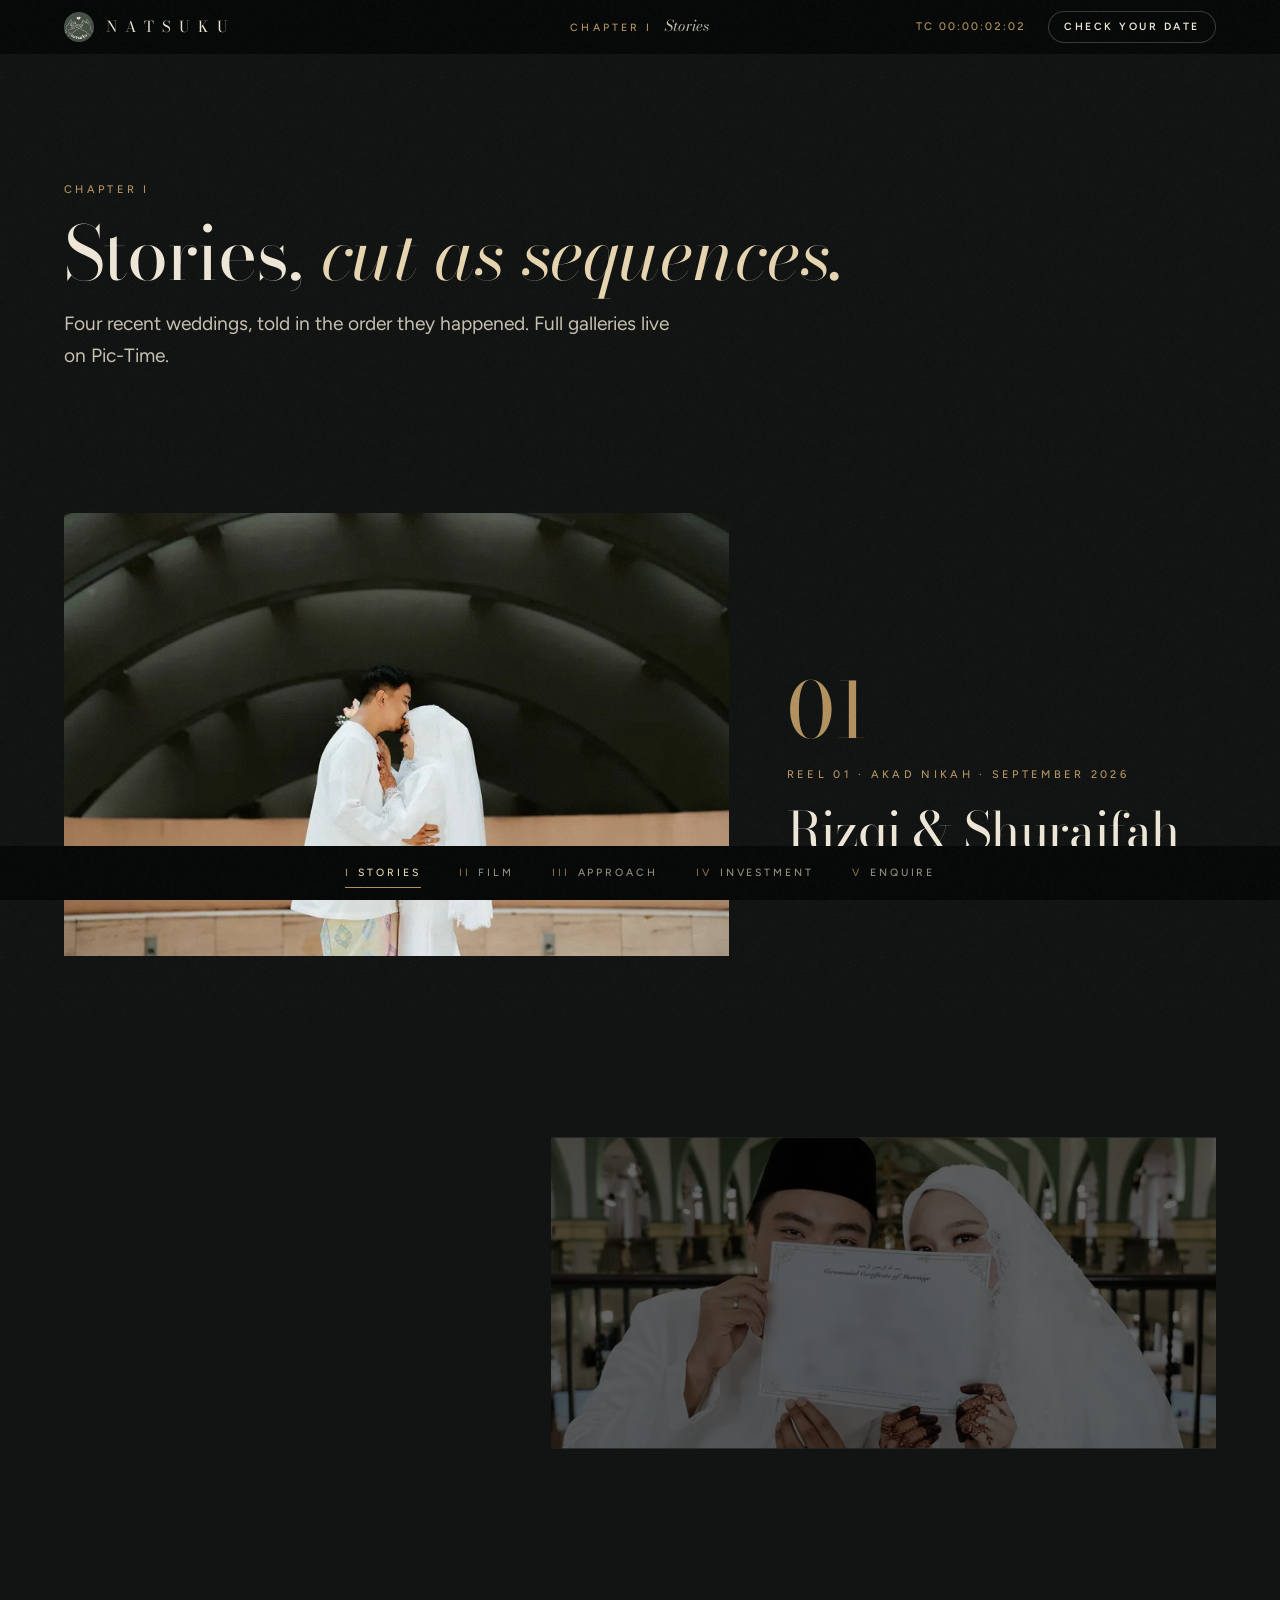
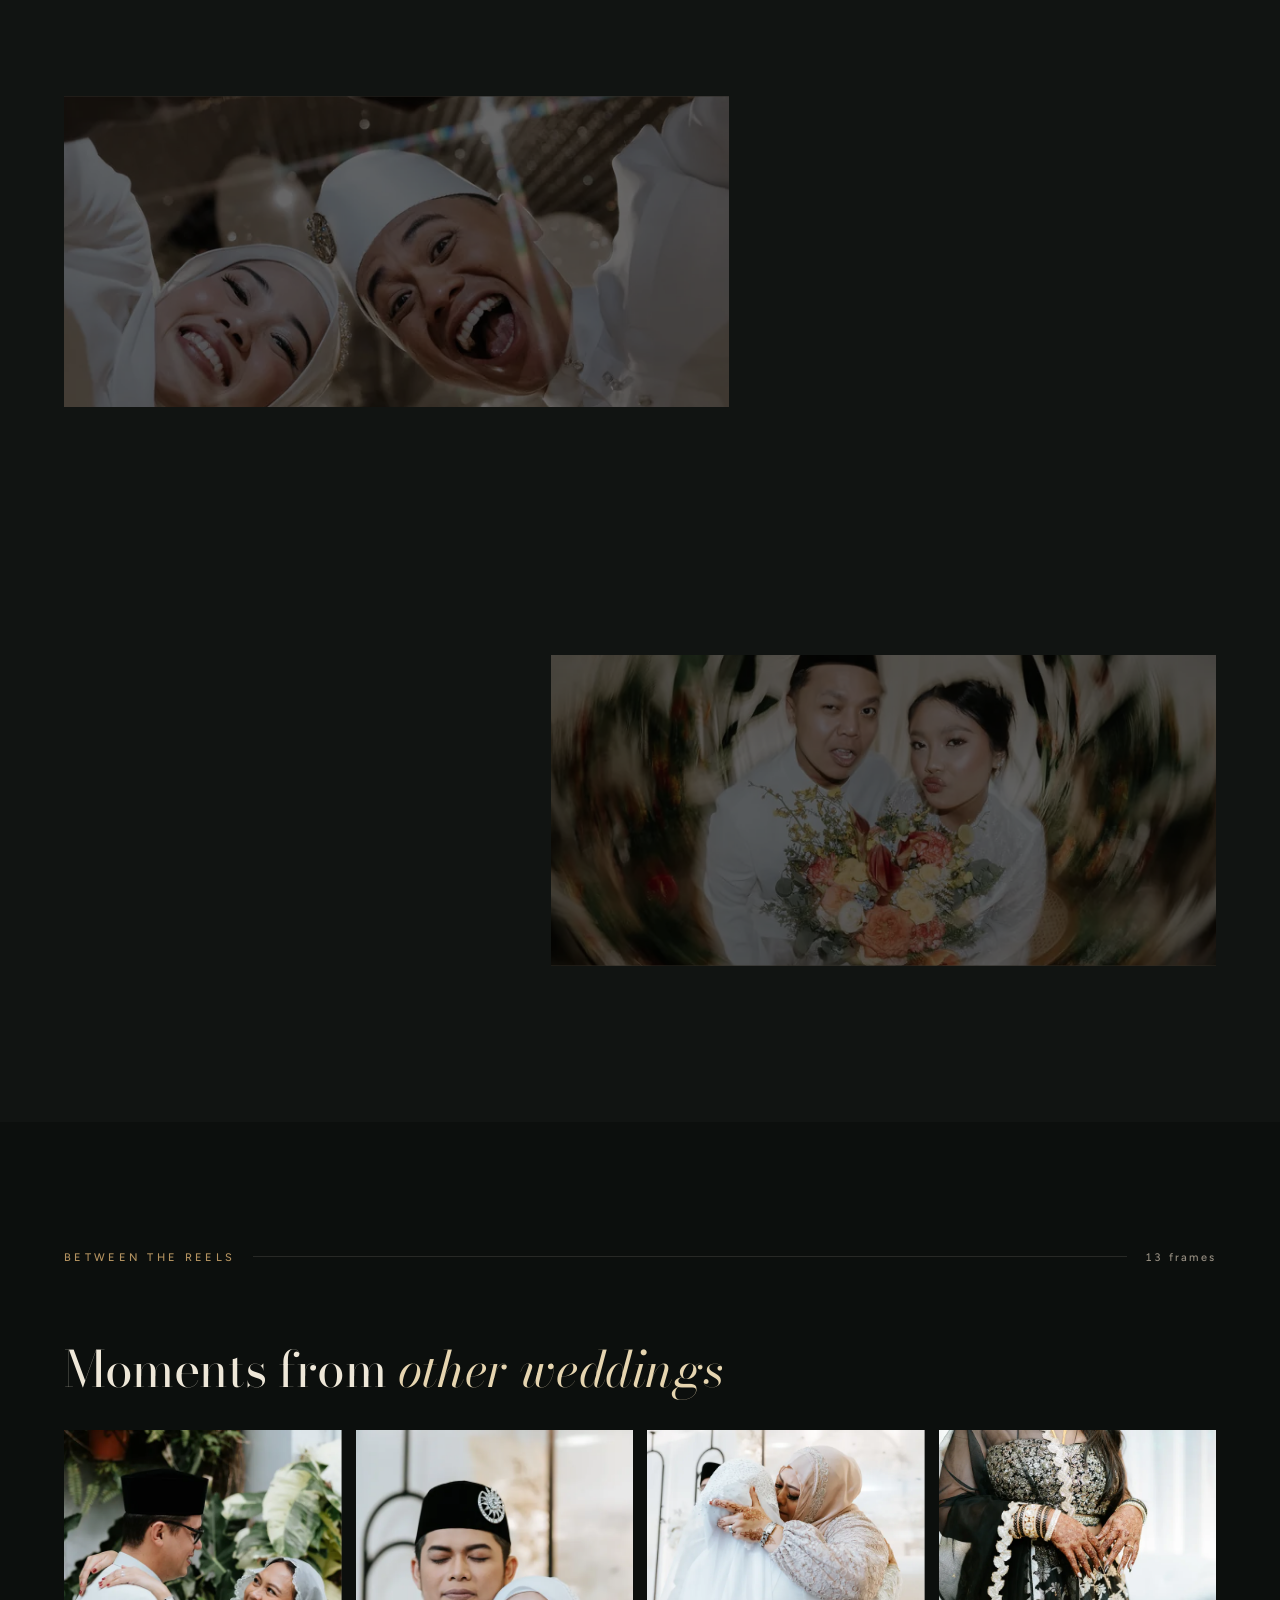
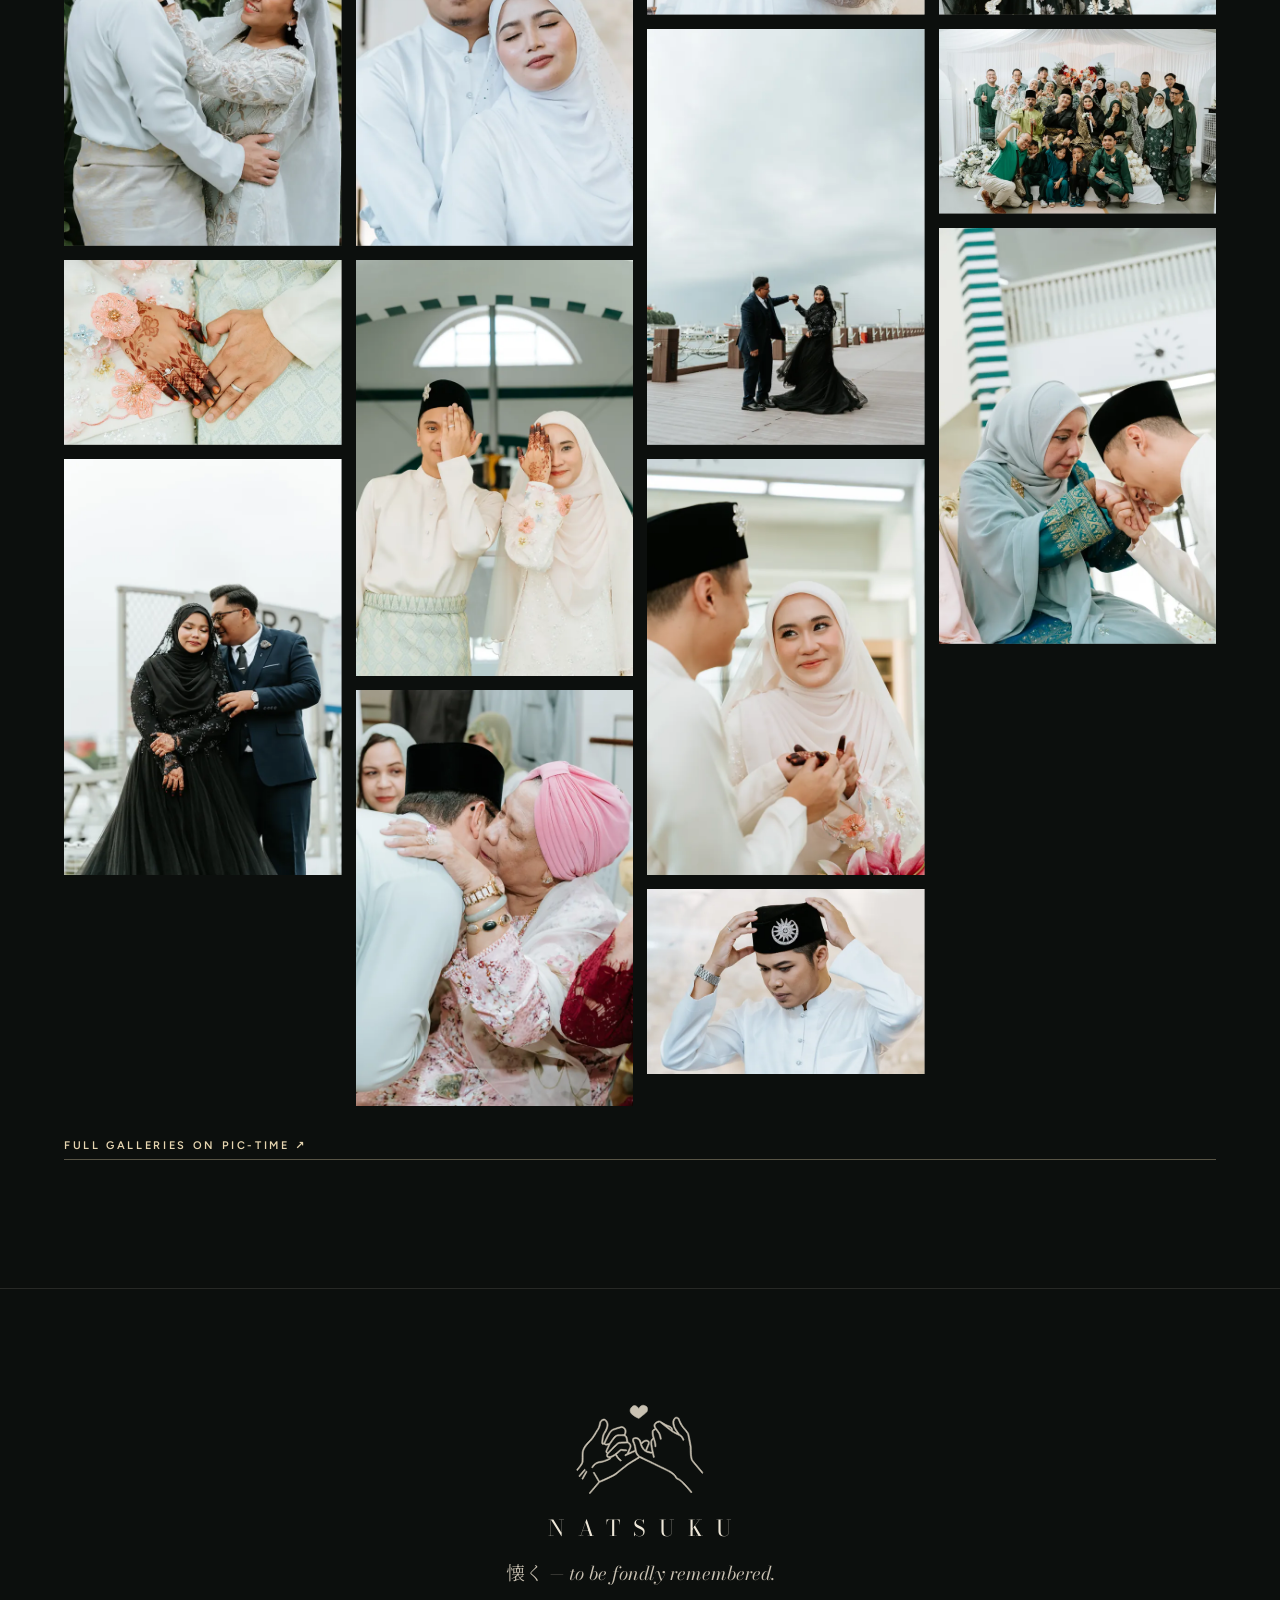
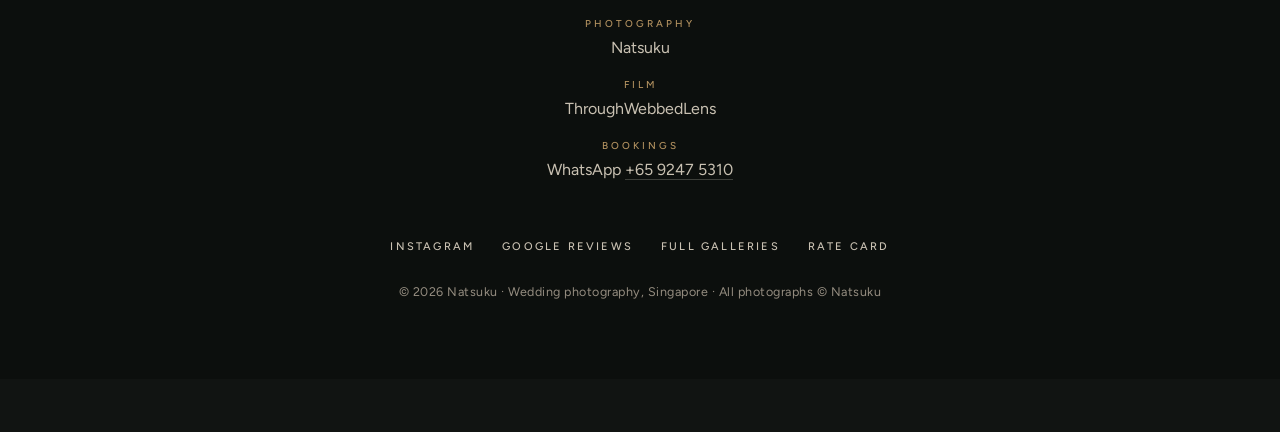
<file: stories.html>
<!doctype html>
<html lang="en" class="no-js">
<head>
<meta charset="utf-8">
<meta name="viewport" content="width=device-width, initial-scale=1, viewport-fit=cover">
<title>Stories · Natsuku</title>
<meta name="description" content="Recent weddings photographed by Natsuku in Singapore, told as sequences.">
<meta name="theme-color" content="#070908">
<link rel="icon" type="image/png" sizes="32x32" href="assets/brand/favicon-32.png">
<link rel="apple-touch-icon" href="assets/brand/apple-touch-icon.png">
<meta property="og:type" content="website">
<meta property="og:site_name" content="Natsuku">
<meta property="og:title" content="Stories · Natsuku">
<meta property="og:description" content="Recent weddings photographed by Natsuku in Singapore, told as sequences.">
<meta property="og:image" content="https://natsukuco.github.io/website/assets/brand/og.jpg">
<meta property="og:url" content="https://natsukuco.github.io/website/stories.html">
<meta name="twitter:card" content="summary_large_image">
<link rel="preload" href="assets/fonts/bodoni-moda-latin-standard-normal.woff2" as="font" type="font/woff2" crossorigin>
<link rel="stylesheet" href="assets/css/site.css">
<script>(function(h){h.classList.remove('no-js');h.classList.add('js');if(!window.matchMedia('(prefers-reduced-motion: reduce)').matches)h.classList.add('intro')})(document.documentElement)</script>
<script src="assets/js/site.js" defer></script>
</head>
<body>
<a class="skip" href="#scene">Skip to content</a>
<header class="bar bar--top">
  <a class="brand" href="index.html" data-nav aria-label="Natsuku, home"><img src="assets/brand/natsuku-badge-96.png" width="30" height="30" alt=""><span class="brand__word">NATSUKU</span></a>
  <div class="bar__now" aria-hidden="true"><span class="label" data-now-k>Chapter I</span><span data-now-title>Stories</span></div>
  <div class="bar__end"><span class="tc" aria-hidden="true">TC 00:00:00:00</span><a class="pill" href="enquire.html">Check your date</a></div>
</header>
<nav class="bar bar--bottom" aria-label="Chapters">
  <span class="playhead" aria-hidden="true"></span>
  <button class="menu-btn" type="button" data-menu aria-expanded="false" aria-controls="menu"><i aria-hidden="true"></i><span data-menu-label>Chapters</span></button>
  <div class="chapters"><a href="stories.html" data-nav aria-current="page"><b>I</b>Stories</a><a href="film.html" data-nav><b>II</b>Film</a><a href="approach.html" data-nav><b>III</b>Approach</a><a href="investment.html" data-nav><b>IV</b>Investment</a><a href="enquire.html" data-nav><b>V</b>Enquire</a></div>
  <span class="bar__mobile-now" data-now-title aria-hidden="true">Stories</span>
  <a class="pill pill--mobile" href="enquire.html">Enquire</a>
</nav>
<main id="scene" data-page="stories">
<header class="opener opener--plain">
  <div class="wrap opener__copy">
    <p class="label">Chapter I</p>
    <h1 class="h1">Stories, <em>cut as sequences.</em></h1>
    <p class="lead">Four recent weddings, told in the order they happened. Full galleries live on Pic-Time.</p>
  </div>
</header>
<section class="section section--tight">
  <div class="wrap reels">
    <article class="reel-row">
      <a class="reel-row__media" href="story-rizqi-shuraifah.html" tabindex="-1" aria-hidden="true"><figure class="media rv" style="--ph:#302d25"><img src="assets/img/rs-ribs-1600.webp" srcset="assets/img/rs-ribs-960.webp 960w, assets/img/rs-ribs-1600.webp 1600w, assets/img/rs-ribs-2400.webp 2400w" sizes="(max-width:900px) 92vw, 58vw" width="2400" height="1600" alt="Rizqi and Shuraifah beneath a vaulted, ribbed ceiling" loading="lazy" decoding="async"></figure></a>
      <div class="stack">
        <p class="reel-row__no">01</p>
        <p class="label">Reel 01 · Akad nikah · September 2026</p>
        <h2 class="h2"><a href="story-rizqi-shuraifah.html">Rizqi &amp; Shuraifah</a></h2>
        <p class="body">One morning, one mosque, and every corner of it used.</p>
        <a class="link" href="story-rizqi-shuraifah.html">Watch the sequence →</a>
      </div>
    </article><article class="reel-row">
      <a class="reel-row__media" href="story-khair-syakirah.html" tabindex="-1" aria-hidden="true"><figure class="media rv" style="--ph:#4f4d45"><img src="assets/img/ks-certificate-1600.webp" srcset="assets/img/ks-certificate-960.webp 960w, assets/img/ks-certificate-1600.webp 1600w, assets/img/ks-certificate-2400.webp 2400w" sizes="(max-width:900px) 92vw, 58vw" width="2400" height="1600" alt="Khair and Syakirah holding up their marriage certificate under the arches of Sultan Mosque" loading="lazy" decoding="async"></figure></a>
      <div class="stack">
        <p class="reel-row__no">02</p>
        <p class="label">Reel 02 · Akad nikah &amp; sanding · July 2026</p>
        <h2 class="h2"><a href="story-khair-syakirah.html">Khair &amp; Syakirah</a></h2>
        <p class="body">Two days, two outfits, one very proud certificate.</p>
        <a class="link" href="story-khair-syakirah.html">Watch the sequence →</a>
      </div>
    </article><article class="reel-row">
      <a class="reel-row__media" href="story-haris-erlynna.html" tabindex="-1" aria-hidden="true"><figure class="media rv" style="--ph:#4c433a"><img src="assets/img/he-mirror-1600.webp" srcset="assets/img/he-mirror-960.webp 960w, assets/img/he-mirror-1600.webp 1600w, assets/img/he-mirror-2400.webp 2400w" sizes="(max-width:900px) 92vw, 58vw" width="2400" height="1600" alt="Haris and Erlynna laughing in a mirror as light flares" loading="lazy" decoding="async"></figure></a>
      <div class="stack">
        <p class="reel-row__no">03</p>
        <p class="label">Reel 03 · Solemnisation · June 2026</p>
        <h2 class="h2"><a href="story-haris-erlynna.html">Haris &amp; Erlynna</a></h2>
        <p class="body">A bright solemnisation, then one light and a lot of shadow.</p>
        <a class="link" href="story-haris-erlynna.html">Watch the sequence →</a>
      </div>
    </article><article class="reel-row">
      <a class="reel-row__media" href="story-razalee-amirah.html" tabindex="-1" aria-hidden="true"><figure class="media rv" style="--ph:#484034"><img src="assets/img/ra-spin-1600.webp" srcset="assets/img/ra-spin-960.webp 960w, assets/img/ra-spin-1600.webp 1600w, assets/img/ra-spin-2400.webp 2400w" sizes="(max-width:900px) 92vw, 58vw" width="2400" height="1600" alt="The couple in a spinning blur of colour" loading="lazy" decoding="async"></figure></a>
      <div class="stack">
        <p class="reel-row__no">04</p>
        <p class="label">Reel 04 · Akad nikah · February 2026</p>
        <h2 class="h2"><a href="story-razalee-amirah.html">Razalee &amp; Amirah</a></h2>
        <p class="body">Terracotta blooms, rattan and white.</p>
        <a class="link" href="story-razalee-amirah.html">Watch the sequence →</a>
      </div>
    </article>
  </div>
</section>
<section class="section section--deep">
  <div class="wrap stack stack--loose">
    <div class="slate-line"><p class="label">Between the reels</p><span class="rule"></span><span class="aside">13 frames</span></div>
    <h2 class="h2">Moments from <em>other weddings</em></h2>
    <div class="moments" data-gallery><figure class="media rv is-portrait" style="--ph:#4d4f4b" data-lb data-cap="Between the reels"><img src="assets/img/sk-mother-1200.webp" srcset="assets/img/sk-mother-600.webp 600w, assets/img/sk-mother-1200.webp 1200w" sizes="(max-width:560px) 46vw, 24vw" width="1200" height="1800" alt="A groom embracing a relative" loading="lazy" decoding="async"></figure><figure class="media rv" style="--ph:#726b62" data-lb data-cap="Between the reels"><img src="assets/img/qa-henna-1440.webp" srcset="assets/img/qa-henna-720.webp 720w, assets/img/qa-henna-1440.webp 1440w" sizes="(max-width:560px) 46vw, 24vw" width="1440" height="960" alt="A ring on a hennaed hand against floral lace" loading="lazy" decoding="async"></figure><figure class="media rv is-portrait" style="--ph:#515453" data-lb data-cap="Between the reels"><img src="assets/img/hf-sea-1200.webp" srcset="assets/img/hf-sea-600.webp 600w, assets/img/hf-sea-1200.webp 1200w" sizes="(max-width:560px) 46vw, 24vw" width="1200" height="1800" alt="A couple by the sea, the bride in black" loading="lazy" decoding="async"></figure><figure class="media rv is-portrait" style="--ph:#6c6d6d" data-lb data-cap="Between the reels"><img src="assets/img/as-closeeyes-1200.webp" srcset="assets/img/as-closeeyes-600.webp 600w, assets/img/as-closeeyes-1200.webp 1200w" sizes="(max-width:560px) 46vw, 24vw" width="1200" height="1800" alt="A couple with eyes closed, cheek to cheek" loading="lazy" decoding="async"></figure><figure class="media rv is-portrait" style="--ph:#63645e" data-lb data-cap="Between the reels"><img src="assets/img/qa-wink-1200.webp" srcset="assets/img/qa-wink-600.webp 600w, assets/img/qa-wink-1200.webp 1200w" sizes="(max-width:560px) 46vw, 24vw" width="1200" height="1800" alt="A couple each covering one eye" loading="lazy" decoding="async"></figure><figure class="media rv is-portrait" style="--ph:#595351" data-lb data-cap="Between the reels"><img src="assets/img/sk-elder-1200.webp" srcset="assets/img/sk-elder-600.webp 600w, assets/img/sk-elder-1200.webp 1200w" sizes="(max-width:560px) 46vw, 24vw" width="1200" height="1800" alt="An elder kissing the groom&#x27;s cheek" loading="lazy" decoding="async"></figure><figure class="media rv" style="--ph:#71706f" data-lb data-cap="Between the reels"><img src="assets/img/as-mother-1440.webp" srcset="assets/img/as-mother-720.webp 720w, assets/img/as-mother-1440.webp 1440w" sizes="(max-width:560px) 46vw, 24vw" width="1440" height="960" alt="A bride hugging a relative" loading="lazy" decoding="async"></figure><figure class="media rv is-portrait" style="--ph:#676b6b" data-lb data-cap="Between the reels"><img src="assets/img/hf-boardwalk-1200.webp" srcset="assets/img/hf-boardwalk-600.webp 600w, assets/img/hf-boardwalk-1200.webp 1200w" sizes="(max-width:560px) 46vw, 24vw" width="1200" height="1800" alt="A couple dancing on a boardwalk" loading="lazy" decoding="async"></figure><figure class="media rv is-portrait" style="--ph:#69645f" data-lb data-cap="Between the reels"><img src="assets/img/qa-gaze-1200.webp" srcset="assets/img/qa-gaze-600.webp 600w, assets/img/qa-gaze-1200.webp 1200w" sizes="(max-width:560px) 46vw, 24vw" width="1200" height="1800" alt="A bride looking up at her groom" loading="lazy" decoding="async"></figure><figure class="media rv" style="--ph:#6c6b6b" data-lb data-cap="Between the reels"><img src="assets/img/as-songkok-1440.webp" srcset="assets/img/as-songkok-720.webp 720w, assets/img/as-songkok-1440.webp 1440w" sizes="(max-width:560px) 46vw, 24vw" width="1440" height="960" alt="A groom adjusting his songkok" loading="lazy" decoding="async"></figure><figure class="media rv" style="--ph:#4f4d49" data-lb data-cap="Between the reels"><img src="assets/img/ts-hands-1440.webp" srcset="assets/img/ts-hands-720.webp 720w, assets/img/ts-hands-1440.webp 1440w" sizes="(max-width:560px) 46vw, 24vw" width="1440" height="960" alt="Hennaed hands and stacked bangles against a black and silver lehenga" loading="lazy" decoding="async"></figure><figure class="media rv" style="--ph:#4d4f4a" data-lb data-cap="Between the reels"><img src="assets/img/sf-crowd-1440.webp" srcset="assets/img/sf-crowd-720.webp 720w, assets/img/sf-crowd-1440.webp 1440w" sizes="(max-width:560px) 46vw, 24vw" width="1440" height="960" alt="A big, cheerful family photo" loading="lazy" decoding="async"></figure><figure class="media rv is-portrait" style="--ph:#606461" data-lb data-cap="Between the reels"><img src="assets/img/qa-mother-1200.webp" srcset="assets/img/qa-mother-600.webp 600w, assets/img/qa-mother-1200.webp 1200w" sizes="(max-width:560px) 46vw, 24vw" width="1200" height="1800" alt="A relative receiving the groom&#x27;s salam" loading="lazy" decoding="async"></figure></div>
    <a class="link" href="https://skybite.pic-time.com/client" target="_blank" rel="noopener">Full galleries on Pic-Time ↗</a>
  </div>
</section>

<footer class="credits">
  <div class="wrap">
    <svg class="credits__mark" viewBox="0 0 1315 935" aria-hidden="true" focusable="false"><use href="#pinky"/></svg>
    <p class="credits__word">NATSUKU</p>
    <p class="credits__tag"><span class="ja" lang="ja">懐く</span> — to be fondly remembered.</p>
    <dl class="credits__roll">
      <div><dt>Photography</dt><dd>Natsuku</dd></div>
      <div><dt>Film</dt><dd>ThroughWebbedLens</dd></div>
      <div><dt>Bookings</dt><dd>WhatsApp <a href="https://wa.me/6592475310" target="_blank" rel="noopener">+65 9247 5310</a></dd></div>
    </dl>
    <nav class="credits__links" aria-label="Elsewhere">
      <a href="https://www.instagram.com/natsuku.co/" target="_blank" rel="noopener">Instagram</a>
      <a href="https://maps.app.goo.gl/2jhCvsvyrYShcupk6?g_st=ac" target="_blank" rel="noopener">Google reviews</a>
      <a href="https://skybite.pic-time.com/client" target="_blank" rel="noopener">Full galleries</a>
      <a href="https://drive.google.com/file/d/1qA7vYu13YQF0fBHz8c6XMIGLbBtwfNn7/view?usp=sharing" target="_blank" rel="noopener">Rate card</a>
    </nav>
    <p class="credits__fine">© 2026 Natsuku · Wedding photography, Singapore · All photographs © Natsuku</p>
  </div>
</footer>
</main>

<svg width="0" height="0" style="position:absolute" aria-hidden="true" focusable="false"><symbol id="pinky" viewBox="180 345 1315 935"><path d="M319,1264C317,1262 316,1259 316,1259C316,1258 338,1232 364,1202C390,1171 412,1146 412,1145C412,1144 367,1067 357,1052C356,1050 356,1050 360,1048C362,1046 365,1045 365,1044C366,1044 376,1060 393,1089C408,1114 421,1135 421,1136C423,1138 421,1139 466,1119C544,1084 576,1067 596,1050C609,1039 654,1002 684,979C707,961 715,956 766,924L823,889L815,880C810,875 804,868 802,863C797,855 790,839 790,836C790,831 791,831 700,872L686,879L684,875C680,868 680,868 693,862L704,856L712,838C716,827 722,814 725,808C732,795 734,788 734,779C734,767 727,757 713,749L707,745L669,747C625,749 627,749 618,754C610,758 589,778 539,829C509,860 505,865 505,874C505,884 521,888 538,883C558,876 593,853 623,823C630,817 635,813 637,812C642,810 655,811 664,813C671,814 689,815 695,814C698,814 698,814 701,819L703,824L700,825C696,827 671,827 661,825C656,824 650,823 647,823L642,823L630,834C624,840 613,849 607,854L596,863L600,870C612,892 628,911 641,918C647,922 647,922 644,929C643,933 642,933 634,928C620,920 602,899 591,879C588,875 586,872 586,872C586,871 582,874 577,876C566,884 551,891 543,894C539,895 536,896 535,896C534,897 534,898 536,902L539,906L534,909C527,914 503,926 491,930C470,939 450,945 430,948C424,948 416,950 412,951C390,956 368,974 355,996C352,1002 352,1002 344,999C340,998 340,998 346,987C351,978 362,966 371,959C386,946 403,939 426,936C449,933 468,927 492,917C508,910 526,900 526,899C525,899 522,898 519,897C505,895 498,891 495,883C492,877 493,868 496,860L499,854L495,851C488,845 485,836 487,827C488,824 494,810 501,794C508,779 514,766 513,766C513,765 508,766 504,767C490,769 478,767 471,760C469,758 468,757 465,759C449,764 441,754 444,734C444,730 445,722 446,714C449,679 457,652 470,634C483,617 498,577 498,560C498,540 485,516 473,513C464,511 453,514 445,522C438,528 436,532 432,554C424,585 421,593 408,613C402,622 391,640 384,652C361,690 345,711 326,730C292,766 275,788 264,813C255,834 254,840 254,898L253,941L250,949C244,967 228,990 202,1020C197,1026 192,1031 192,1030C192,1030 190,1027 190,1024L188,1018L194,1011C215,987 234,959 240,943C241,940 241,928 242,894C242,844 243,836 248,820C258,790 277,764 313,726C335,704 349,686 372,648C379,636 390,618 396,610C412,585 412,584 420,548C425,527 427,523 434,516C447,501 467,496 481,503C497,511 510,537 510,560C510,580 495,621 481,641C471,654 466,668 462,690C459,703 456,733 456,743C456,748 456,748 459,747C464,747 466,745 473,732C492,690 513,650 524,634C532,621 543,612 556,605C562,602 636,577 644,576C660,573 678,583 689,602C698,616 697,640 688,658L684,664L687,666C694,669 702,679 705,688C706,690 708,701 710,711C712,721 713,731 714,732C714,734 716,736 720,738C737,749 746,763 746,780C746,789 743,798 736,812C729,827 721,847 722,848C722,848 737,842 754,834L786,820L785,815C785,800 776,764 771,752C762,734 758,715 761,706C763,697 767,694 780,691C807,684 830,695 843,721C846,727 848,734 849,736C851,744 851,744 858,738C884,712 909,708 929,727C935,732 936,746 932,759C931,762 924,779 917,795C908,816 905,825 905,826C907,827 932,835 943,837C952,839 960,840 960,838C961,838 960,829 958,819C950,780 947,756 947,738C948,726 948,725 951,719C954,711 961,703 967,698L972,695L969,687C964,671 962,655 962,642C961,620 965,613 979,605C992,598 992,599 987,589C978,571 978,560 987,547C996,533 1010,524 1026,520C1037,518 1041,518 1041,521C1042,523 1042,523 1043,522C1044,520 1045,521 1053,526C1082,545 1113,562 1130,567C1148,573 1159,580 1165,589C1170,597 1172,602 1172,612L1173,620L1186,628C1207,640 1220,646 1220,645C1221,645 1213,633 1204,619C1188,594 1187,593 1183,579C1176,559 1174,551 1174,535C1174,524 1175,520 1177,514C1182,499 1191,488 1203,482C1213,478 1226,481 1235,490C1239,494 1241,498 1248,516C1263,550 1279,576 1303,602C1319,620 1330,635 1336,646C1339,652 1344,674 1355,731L1364,782L1365,822C1366,862 1366,870 1371,896C1374,914 1376,917 1390,936C1396,944 1470,1031 1481,1044C1483,1046 1483,1046 1481,1052L1479,1059L1476,1057C1475,1056 1456,1033 1434,1007C1365,926 1365,926 1360,900C1355,875 1354,866 1353,824L1352,784L1342,731C1330,668 1327,656 1323,648C1318,639 1307,625 1298,614C1281,596 1271,583 1257,561C1248,546 1246,542 1237,519C1228,500 1226,496 1219,494C1213,491 1210,492 1204,495C1184,509 1181,537 1195,577C1198,588 1200,590 1221,623C1244,656 1244,657 1250,660C1269,671 1278,683 1287,707L1290,715L1285,718C1282,719 1279,720 1279,719C1278,719 1277,715 1276,711C1270,697 1265,689 1257,681C1251,675 1248,673 1228,663C1216,657 1198,648 1188,643C1178,637 1170,633 1169,633C1168,633 1139,610 1103,582L1039,531L1034,532C1021,533 1013,537 1004,545C995,554 993,560 993,568C994,579 1000,589 1022,618C1042,645 1043,647 1050,669C1053,681 1057,700 1057,705C1057,707 1057,707 1051,707L1045,707L1044,697C1041,684 1036,666 1032,656C1030,651 1025,643 1014,628L999,608L990,613C975,621 973,624 974,641C974,658 976,666 988,708C995,729 999,744 1001,760C1002,770 1002,784 1001,785C1001,786 998,785 995,784C989,783 989,783 990,779C992,769 980,710 975,708C973,708 965,717 962,723C959,729 959,730 959,739C959,764 967,811 981,870C984,881 986,890 986,891C986,893 976,896 975,894C975,894 972,884 970,873L964,852L954,851C944,850 929,847 908,840C891,834 888,832 879,824C858,802 844,776 839,748C833,713 811,696 784,702C774,705 772,706 772,715C773,723 775,732 782,747C787,760 791,773 796,800C798,812 800,825 801,828C805,848 818,869 832,879C836,882 988,956 1046,984C1080,1000 1135,1028 1143,1032C1164,1044 1186,1061 1197,1073C1202,1078 1205,1082 1208,1088C1214,1102 1220,1107 1234,1112C1250,1118 1273,1138 1305,1172C1330,1200 1372,1248 1372,1250C1372,1250 1370,1252 1368,1255L1364,1259L1347,1239C1322,1208 1306,1191 1283,1167C1254,1138 1240,1127 1227,1122C1214,1118 1204,1109 1198,1095C1192,1084 1186,1077 1168,1064C1144,1046 1131,1039 1052,1001C1030,990 972,962 924,939C875,915 835,896 835,896C834,896 808,913 775,933C725,964 712,973 696,986C662,1012 632,1036 614,1051C605,1059 593,1068 589,1071C570,1084 515,1111 446,1141L424,1150L374,1209C346,1242 323,1268 323,1268C323,1268 321,1266 319,1264Z M244,1116C242,1115 240,1114 240,1113C240,1112 281,1037 283,1035C284,1034 285,1034 289,1037L294,1040L272,1079C260,1101 250,1119 250,1119C249,1119 247,1118 244,1116Z M213,1089C212,1086 211,1083 211,1083C211,1082 267,1016 268,1015C270,1015 278,1022 276,1024C274,1027 216,1095 216,1095C216,1095 214,1092 213,1089Z M583,767C613,738 613,738 663,735C683,734 700,733 700,732C702,731 695,696 692,690C689,684 685,679 679,675C670,670 620,669 605,675C597,678 589,684 583,690C575,697 535,751 531,759C526,769 499,827 498,830C498,834 500,840 503,842L506,845L536,814C553,797 574,776 583,767Z M907,788C926,743 927,739 916,732C909,728 904,727 899,727C888,729 872,739 860,753L855,759L856,764C858,771 866,788 873,797C880,808 892,820 893,819C894,819 900,805 907,788Z M514,752C517,751 521,749 522,749C522,748 530,739 538,728C570,683 577,675 593,667C606,660 610,660 643,660L672,659L674,657C683,645 686,622 679,609C672,596 663,589 652,588C645,588 643,588 606,600C584,608 565,614 562,615C549,622 538,632 529,648C514,674 477,748 479,750C479,751 481,752 482,753C487,756 503,755 514,752Z M1160,607C1160,600 1151,589 1141,584C1133,581 1119,576 1118,577C1118,578 1123,582 1129,587C1161,612 1160,611 1160,607Z"/><path d="M815,489C794,480 774,467 760,456C730,430 728,401 755,374C776,353 800,358 821,387C823,390 825,393 826,393C826,393 827,390 829,387C843,359 868,351 895,365C905,370 910,375 913,383C917,394 914,417 907,428C904,431 828,493 826,493C826,493 821,491 815,489Z"/></symbol></svg>
<div class="shutter shutter--t" aria-hidden="true"></div><div class="shutter shutter--b" aria-hidden="true"></div>
<div class="card" aria-hidden="true">
  <svg class="card__ident" viewBox="180 345 1315 935" focusable="false"><path d="M319,1264C317,1262 316,1259 316,1259C316,1258 338,1232 364,1202C390,1171 412,1146 412,1145C412,1144 367,1067 357,1052C356,1050 356,1050 360,1048C362,1046 365,1045 365,1044C366,1044 376,1060 393,1089C408,1114 421,1135 421,1136C423,1138 421,1139 466,1119C544,1084 576,1067 596,1050C609,1039 654,1002 684,979C707,961 715,956 766,924L823,889L815,880C810,875 804,868 802,863C797,855 790,839 790,836C790,831 791,831 700,872L686,879L684,875C680,868 680,868 693,862L704,856L712,838C716,827 722,814 725,808C732,795 734,788 734,779C734,767 727,757 713,749L707,745L669,747C625,749 627,749 618,754C610,758 589,778 539,829C509,860 505,865 505,874C505,884 521,888 538,883C558,876 593,853 623,823C630,817 635,813 637,812C642,810 655,811 664,813C671,814 689,815 695,814C698,814 698,814 701,819L703,824L700,825C696,827 671,827 661,825C656,824 650,823 647,823L642,823L630,834C624,840 613,849 607,854L596,863L600,870C612,892 628,911 641,918C647,922 647,922 644,929C643,933 642,933 634,928C620,920 602,899 591,879C588,875 586,872 586,872C586,871 582,874 577,876C566,884 551,891 543,894C539,895 536,896 535,896C534,897 534,898 536,902L539,906L534,909C527,914 503,926 491,930C470,939 450,945 430,948C424,948 416,950 412,951C390,956 368,974 355,996C352,1002 352,1002 344,999C340,998 340,998 346,987C351,978 362,966 371,959C386,946 403,939 426,936C449,933 468,927 492,917C508,910 526,900 526,899C525,899 522,898 519,897C505,895 498,891 495,883C492,877 493,868 496,860L499,854L495,851C488,845 485,836 487,827C488,824 494,810 501,794C508,779 514,766 513,766C513,765 508,766 504,767C490,769 478,767 471,760C469,758 468,757 465,759C449,764 441,754 444,734C444,730 445,722 446,714C449,679 457,652 470,634C483,617 498,577 498,560C498,540 485,516 473,513C464,511 453,514 445,522C438,528 436,532 432,554C424,585 421,593 408,613C402,622 391,640 384,652C361,690 345,711 326,730C292,766 275,788 264,813C255,834 254,840 254,898L253,941L250,949C244,967 228,990 202,1020C197,1026 192,1031 192,1030C192,1030 190,1027 190,1024L188,1018L194,1011C215,987 234,959 240,943C241,940 241,928 242,894C242,844 243,836 248,820C258,790 277,764 313,726C335,704 349,686 372,648C379,636 390,618 396,610C412,585 412,584 420,548C425,527 427,523 434,516C447,501 467,496 481,503C497,511 510,537 510,560C510,580 495,621 481,641C471,654 466,668 462,690C459,703 456,733 456,743C456,748 456,748 459,747C464,747 466,745 473,732C492,690 513,650 524,634C532,621 543,612 556,605C562,602 636,577 644,576C660,573 678,583 689,602C698,616 697,640 688,658L684,664L687,666C694,669 702,679 705,688C706,690 708,701 710,711C712,721 713,731 714,732C714,734 716,736 720,738C737,749 746,763 746,780C746,789 743,798 736,812C729,827 721,847 722,848C722,848 737,842 754,834L786,820L785,815C785,800 776,764 771,752C762,734 758,715 761,706C763,697 767,694 780,691C807,684 830,695 843,721C846,727 848,734 849,736C851,744 851,744 858,738C884,712 909,708 929,727C935,732 936,746 932,759C931,762 924,779 917,795C908,816 905,825 905,826C907,827 932,835 943,837C952,839 960,840 960,838C961,838 960,829 958,819C950,780 947,756 947,738C948,726 948,725 951,719C954,711 961,703 967,698L972,695L969,687C964,671 962,655 962,642C961,620 965,613 979,605C992,598 992,599 987,589C978,571 978,560 987,547C996,533 1010,524 1026,520C1037,518 1041,518 1041,521C1042,523 1042,523 1043,522C1044,520 1045,521 1053,526C1082,545 1113,562 1130,567C1148,573 1159,580 1165,589C1170,597 1172,602 1172,612L1173,620L1186,628C1207,640 1220,646 1220,645C1221,645 1213,633 1204,619C1188,594 1187,593 1183,579C1176,559 1174,551 1174,535C1174,524 1175,520 1177,514C1182,499 1191,488 1203,482C1213,478 1226,481 1235,490C1239,494 1241,498 1248,516C1263,550 1279,576 1303,602C1319,620 1330,635 1336,646C1339,652 1344,674 1355,731L1364,782L1365,822C1366,862 1366,870 1371,896C1374,914 1376,917 1390,936C1396,944 1470,1031 1481,1044C1483,1046 1483,1046 1481,1052L1479,1059L1476,1057C1475,1056 1456,1033 1434,1007C1365,926 1365,926 1360,900C1355,875 1354,866 1353,824L1352,784L1342,731C1330,668 1327,656 1323,648C1318,639 1307,625 1298,614C1281,596 1271,583 1257,561C1248,546 1246,542 1237,519C1228,500 1226,496 1219,494C1213,491 1210,492 1204,495C1184,509 1181,537 1195,577C1198,588 1200,590 1221,623C1244,656 1244,657 1250,660C1269,671 1278,683 1287,707L1290,715L1285,718C1282,719 1279,720 1279,719C1278,719 1277,715 1276,711C1270,697 1265,689 1257,681C1251,675 1248,673 1228,663C1216,657 1198,648 1188,643C1178,637 1170,633 1169,633C1168,633 1139,610 1103,582L1039,531L1034,532C1021,533 1013,537 1004,545C995,554 993,560 993,568C994,579 1000,589 1022,618C1042,645 1043,647 1050,669C1053,681 1057,700 1057,705C1057,707 1057,707 1051,707L1045,707L1044,697C1041,684 1036,666 1032,656C1030,651 1025,643 1014,628L999,608L990,613C975,621 973,624 974,641C974,658 976,666 988,708C995,729 999,744 1001,760C1002,770 1002,784 1001,785C1001,786 998,785 995,784C989,783 989,783 990,779C992,769 980,710 975,708C973,708 965,717 962,723C959,729 959,730 959,739C959,764 967,811 981,870C984,881 986,890 986,891C986,893 976,896 975,894C975,894 972,884 970,873L964,852L954,851C944,850 929,847 908,840C891,834 888,832 879,824C858,802 844,776 839,748C833,713 811,696 784,702C774,705 772,706 772,715C773,723 775,732 782,747C787,760 791,773 796,800C798,812 800,825 801,828C805,848 818,869 832,879C836,882 988,956 1046,984C1080,1000 1135,1028 1143,1032C1164,1044 1186,1061 1197,1073C1202,1078 1205,1082 1208,1088C1214,1102 1220,1107 1234,1112C1250,1118 1273,1138 1305,1172C1330,1200 1372,1248 1372,1250C1372,1250 1370,1252 1368,1255L1364,1259L1347,1239C1322,1208 1306,1191 1283,1167C1254,1138 1240,1127 1227,1122C1214,1118 1204,1109 1198,1095C1192,1084 1186,1077 1168,1064C1144,1046 1131,1039 1052,1001C1030,990 972,962 924,939C875,915 835,896 835,896C834,896 808,913 775,933C725,964 712,973 696,986C662,1012 632,1036 614,1051C605,1059 593,1068 589,1071C570,1084 515,1111 446,1141L424,1150L374,1209C346,1242 323,1268 323,1268C323,1268 321,1266 319,1264Z M244,1116C242,1115 240,1114 240,1113C240,1112 281,1037 283,1035C284,1034 285,1034 289,1037L294,1040L272,1079C260,1101 250,1119 250,1119C249,1119 247,1118 244,1116Z M213,1089C212,1086 211,1083 211,1083C211,1082 267,1016 268,1015C270,1015 278,1022 276,1024C274,1027 216,1095 216,1095C216,1095 214,1092 213,1089Z M583,767C613,738 613,738 663,735C683,734 700,733 700,732C702,731 695,696 692,690C689,684 685,679 679,675C670,670 620,669 605,675C597,678 589,684 583,690C575,697 535,751 531,759C526,769 499,827 498,830C498,834 500,840 503,842L506,845L536,814C553,797 574,776 583,767Z M907,788C926,743 927,739 916,732C909,728 904,727 899,727C888,729 872,739 860,753L855,759L856,764C858,771 866,788 873,797C880,808 892,820 893,819C894,819 900,805 907,788Z M514,752C517,751 521,749 522,749C522,748 530,739 538,728C570,683 577,675 593,667C606,660 610,660 643,660L672,659L674,657C683,645 686,622 679,609C672,596 663,589 652,588C645,588 643,588 606,600C584,608 565,614 562,615C549,622 538,632 529,648C514,674 477,748 479,750C479,751 481,752 482,753C487,756 503,755 514,752Z M1160,607C1160,600 1151,589 1141,584C1133,581 1119,576 1118,577C1118,578 1123,582 1129,587C1161,612 1160,611 1160,607Z"/><path d="M815,489C794,480 774,467 760,456C730,430 728,401 755,374C776,353 800,358 821,387C823,390 825,393 826,393C826,393 827,390 829,387C843,359 868,351 895,365C905,370 910,375 913,383C917,394 914,417 907,428C904,431 828,493 826,493C826,493 821,491 815,489Z"/></svg>
  <p class="card__k">Chapter I</p><p class="card__t">Stories</p><span class="card__rule"></span>
</div>
<div class="menu" id="menu" aria-hidden="true">
  <p class="label">Chapter select</p>
  <a href="index.html" data-nav><b>—</b><span>Prologue</span></a><a href="stories.html" data-nav aria-current="page"><b>I</b><span>Stories</span></a><a href="film.html" data-nav><b>II</b><span>Film</span></a><a href="approach.html" data-nav><b>III</b><span>Approach</span></a><a href="investment.html" data-nav><b>IV</b><span>Investment</span></a><a href="enquire.html" data-nav><b>V</b><span>Enquire</span></a>
  <div class="menu__foot"><a href="https://wa.me/6592475310" target="_blank" rel="noopener">WhatsApp +65 9247 5310</a><a href="https://www.instagram.com/natsuku.co/" target="_blank" rel="noopener">Instagram @natsuku.co</a></div>
</div>
<div class="lb" role="dialog" aria-modal="true" aria-label="Photo viewer" aria-hidden="true">
  <div class="lb__top"><span class="lb__count label">01 / 01</span><button class="lb__close" type="button">Close ✕</button></div>
  <div class="lb__stage"><img alt=""><button class="lb__nav lb__nav--prev" type="button" aria-label="Previous photo">←</button><button class="lb__nav lb__nav--next" type="button" aria-label="Next photo">→</button></div>
  <div class="lb__bottom"><span class="lb__cap"></span><span class="tc" aria-hidden="true">TC 00:00:00:00</span></div>
</div>
<div class="player" role="dialog" aria-modal="true" aria-label="Film player" aria-hidden="true">
  <div class="player__top"><span class="label player__k">Now playing</span><button class="player__close" type="button">Close ✕</button></div>
  <div class="player__stage"><div class="player__frame"></div></div>
  <div class="player__bottom"><p class="player__t"></p><a class="link player__ext" href="https://drive.google.com/drive/folders/1RJRuSarl9iAFDM6XpxH4_MI5Bdhof6KO" target="_blank" rel="noopener">Open in Google Drive ↗</a></div>
</div>
<div class="grain" aria-hidden="true"></div>
</body>
</html>
</file>
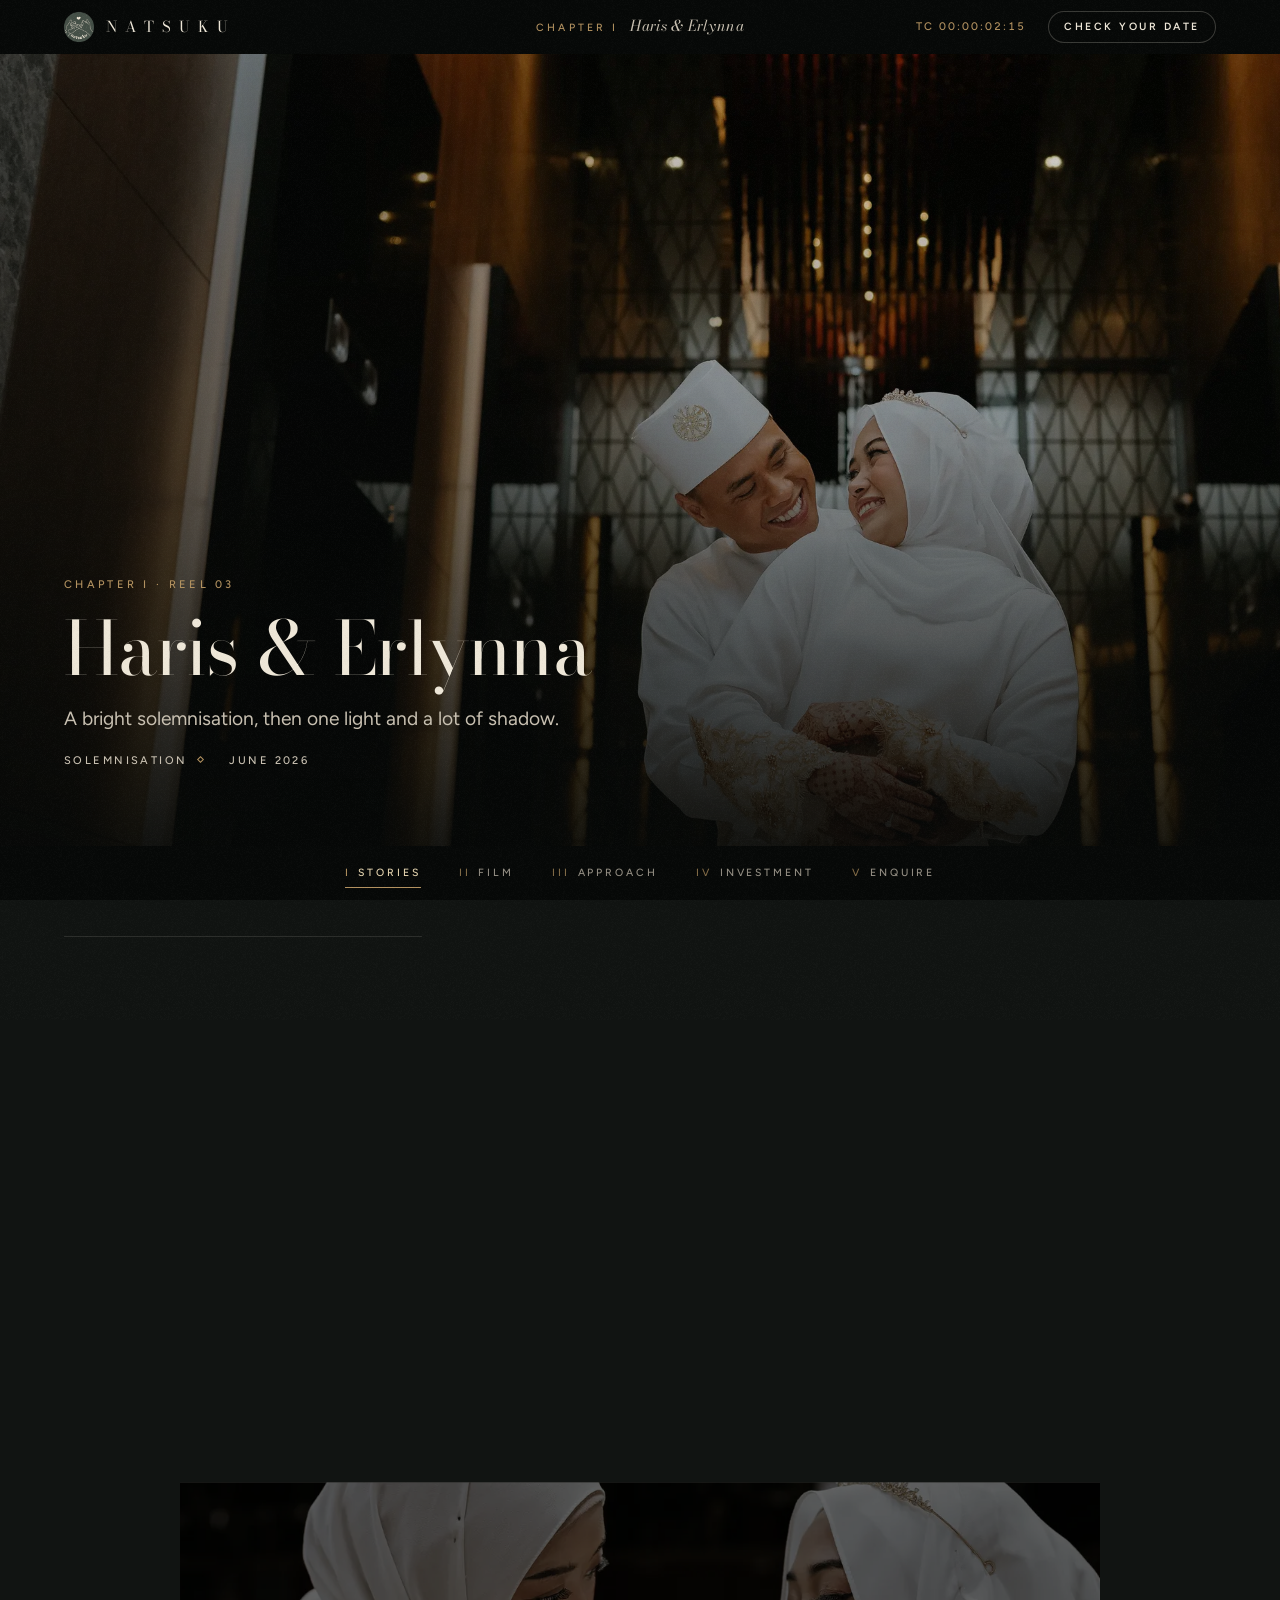
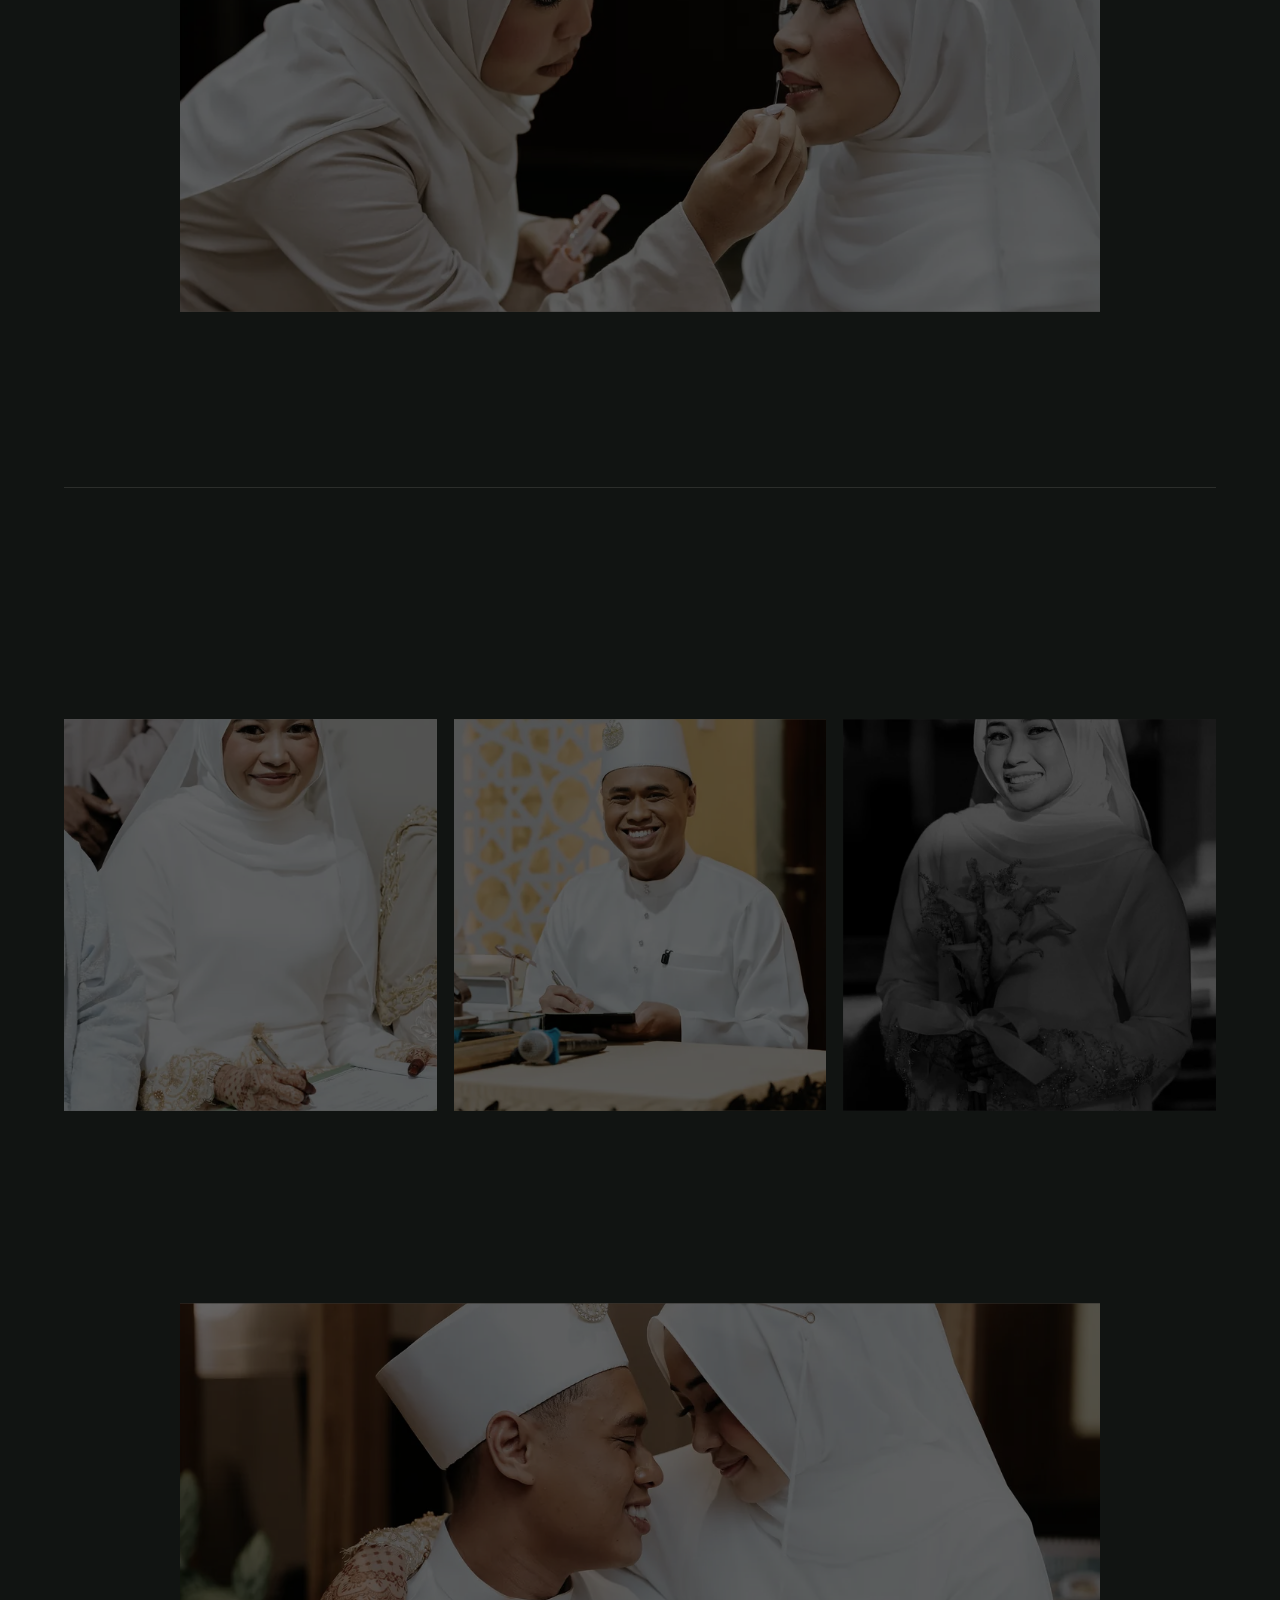
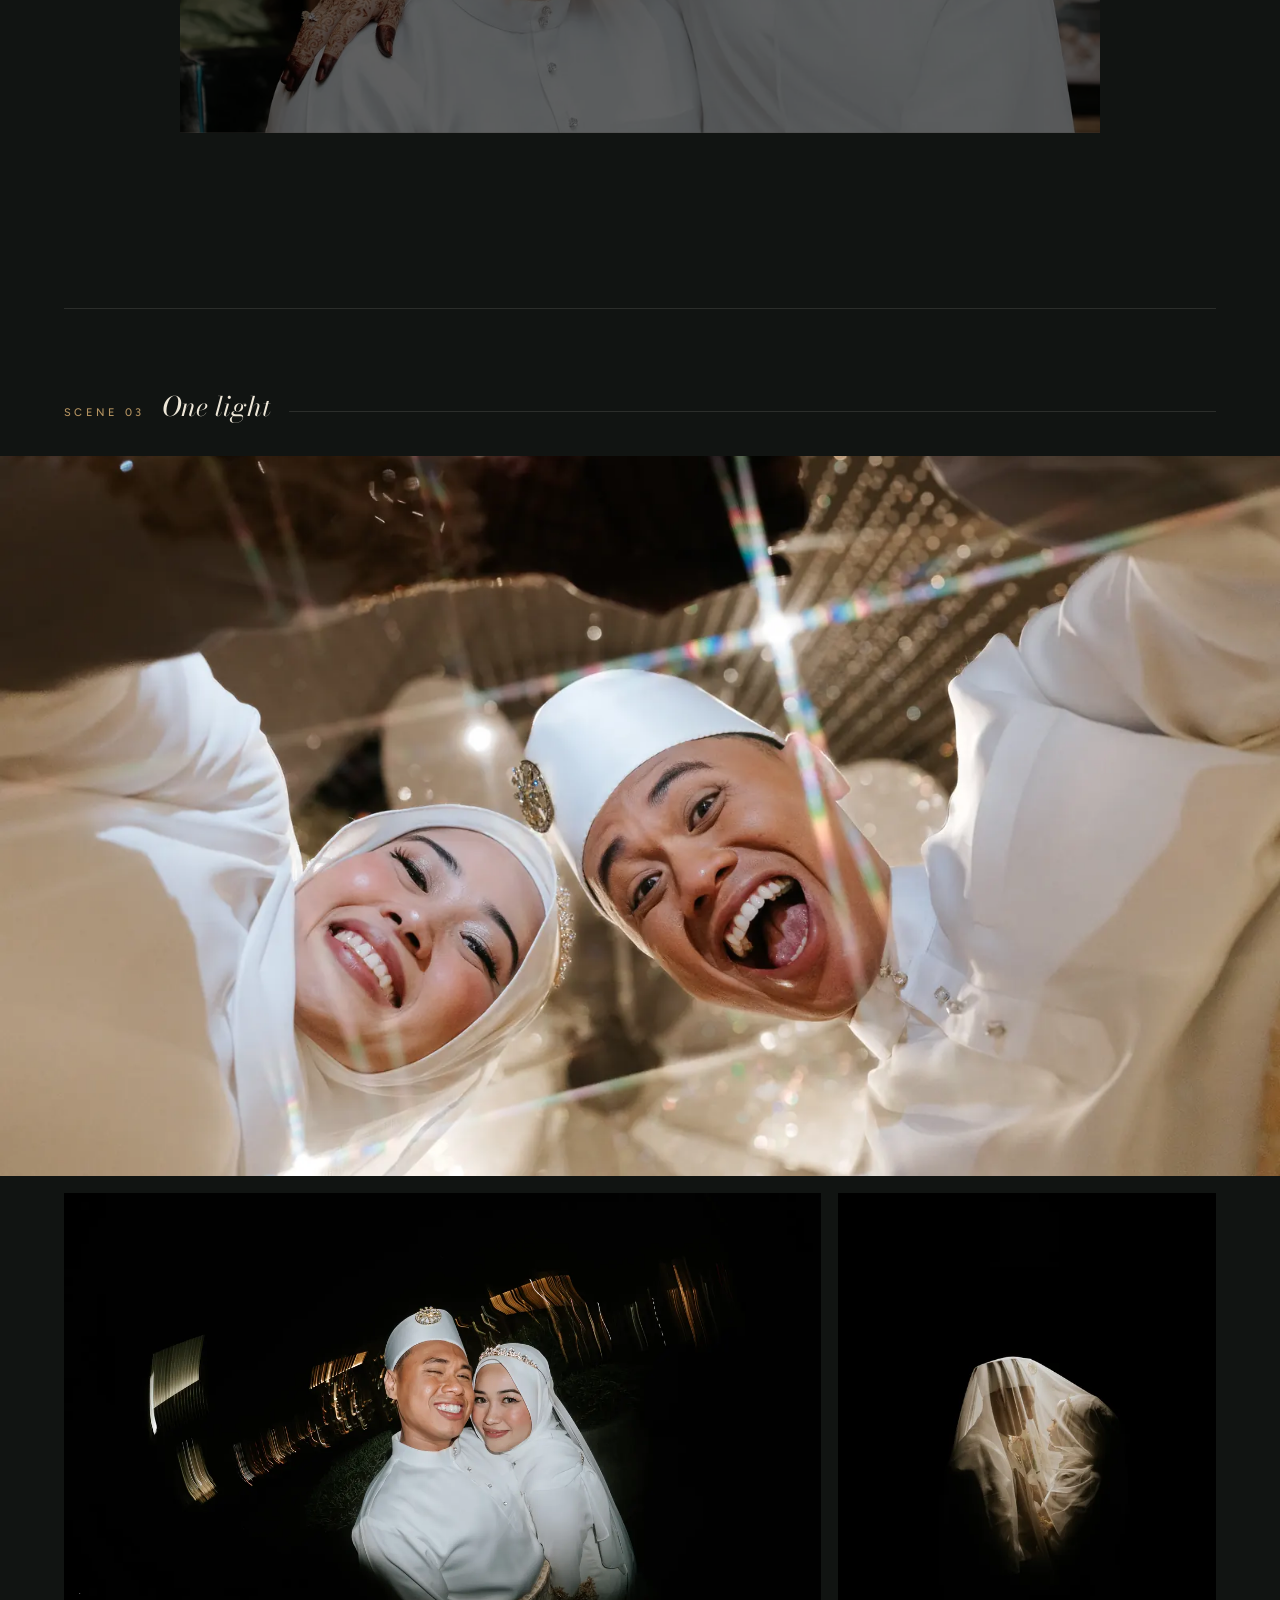
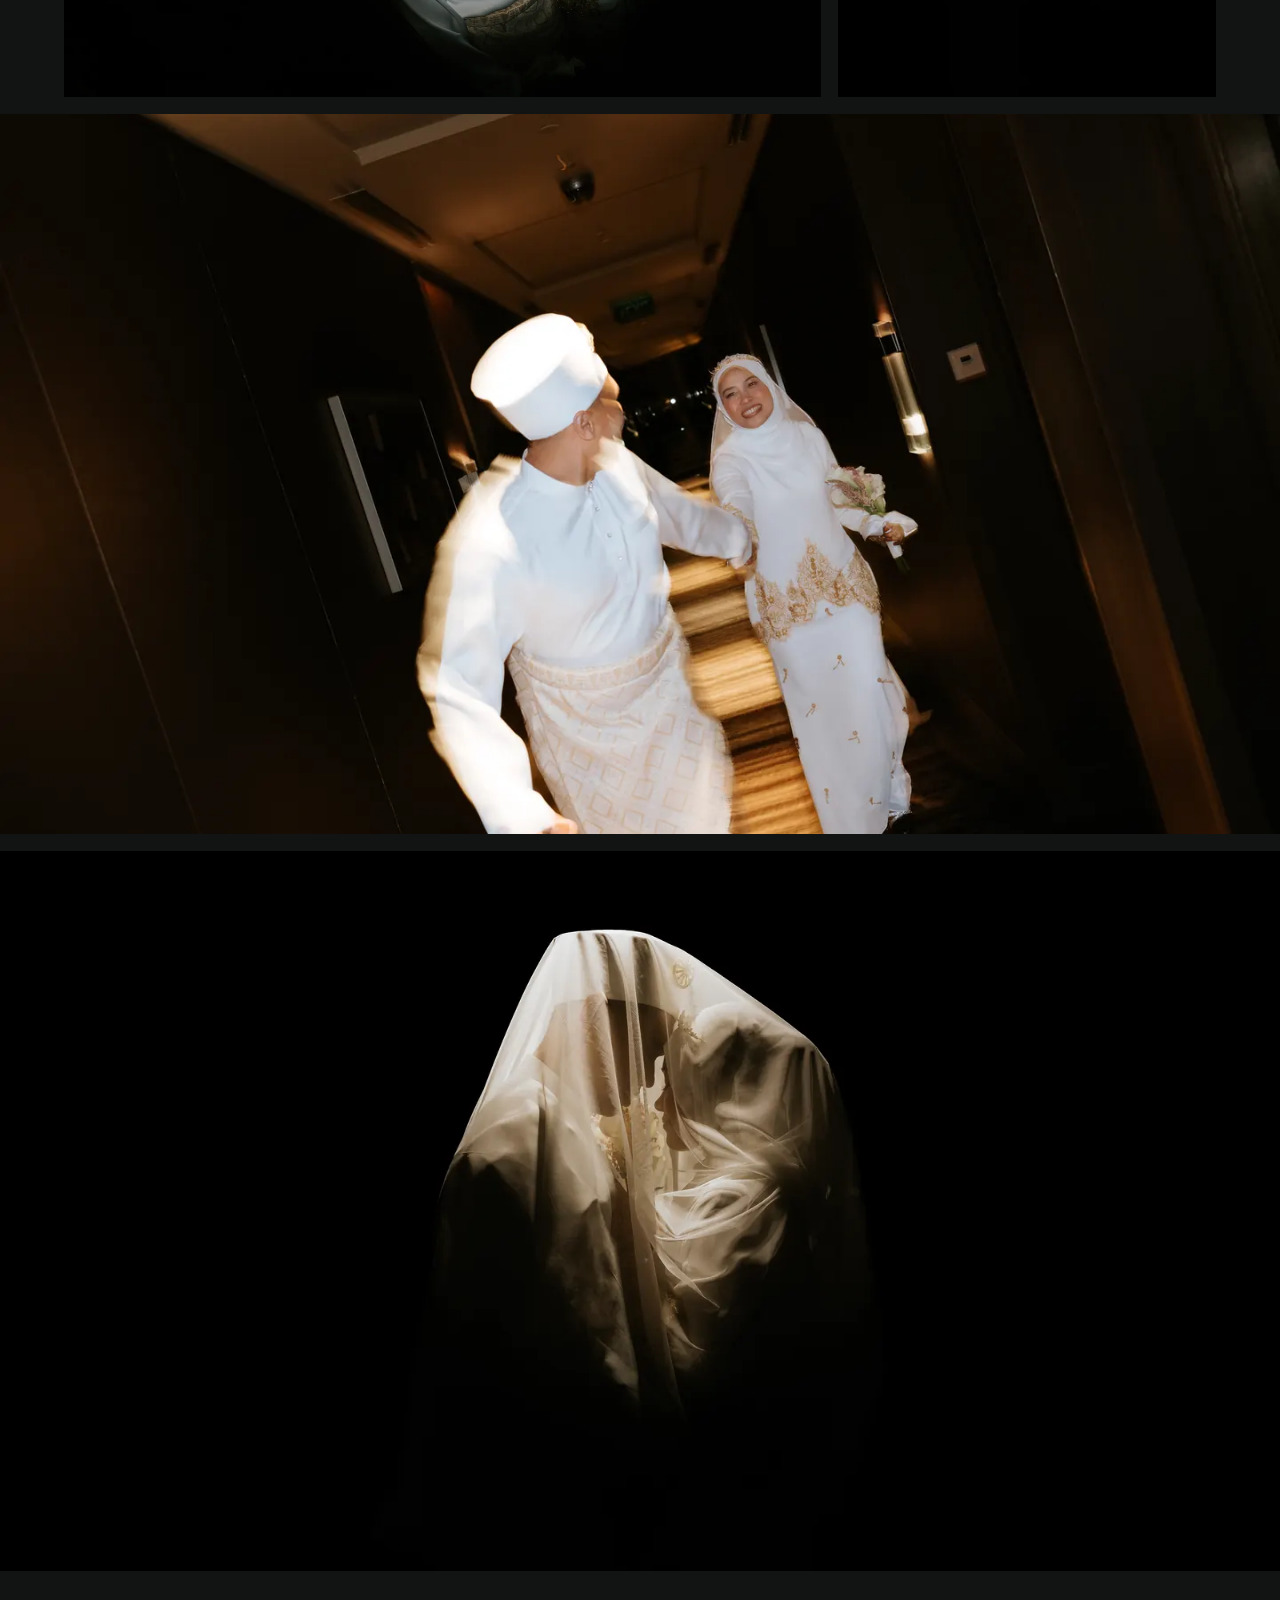
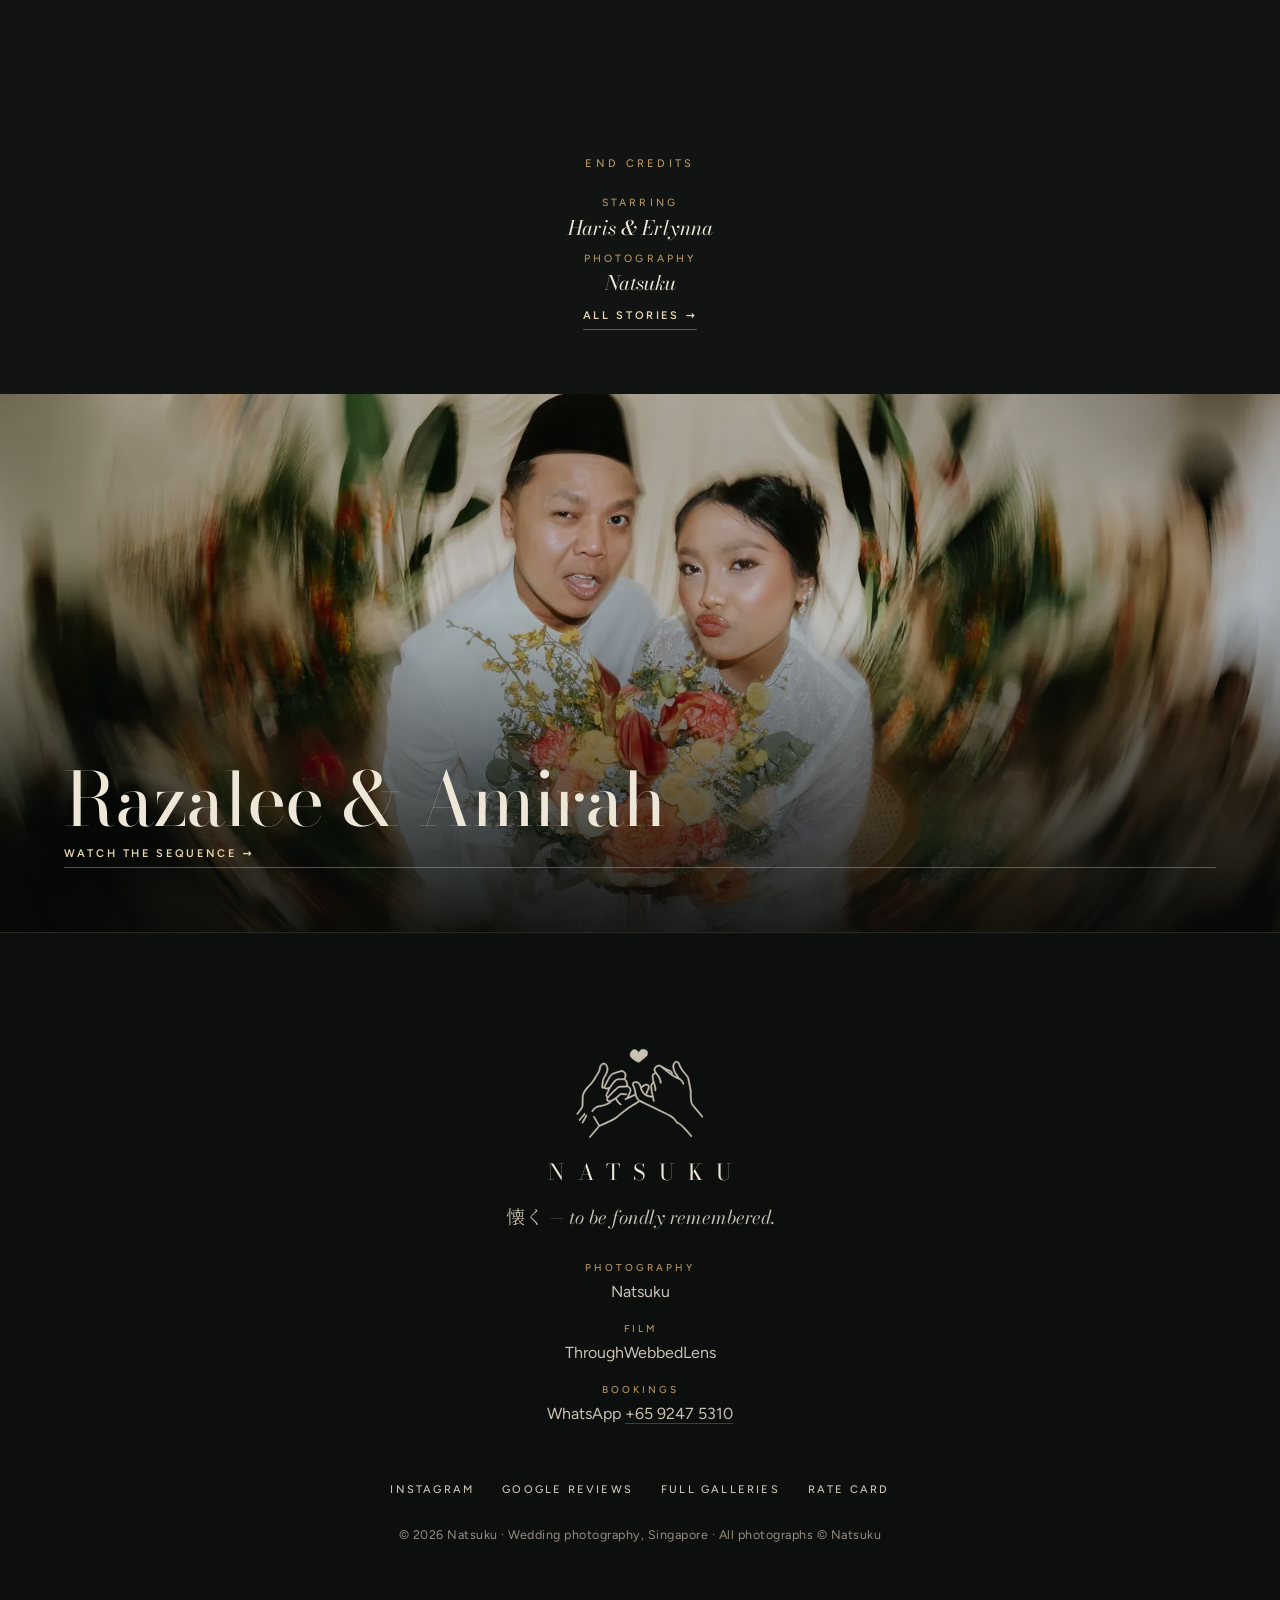
<file: story-haris-erlynna.html>
<!doctype html>
<html lang="en" class="no-js">
<head>
<meta charset="utf-8">
<meta name="viewport" content="width=device-width, initial-scale=1, viewport-fit=cover">
<title>Haris &amp; Erlynna · Natsuku</title>
<meta name="description" content="Haris &amp; Erlynna: solemnisation, June 2026. Photographed by Natsuku in Singapore.">
<meta name="theme-color" content="#070908">
<link rel="icon" type="image/png" sizes="32x32" href="assets/brand/favicon-32.png">
<link rel="apple-touch-icon" href="assets/brand/apple-touch-icon.png">
<meta property="og:type" content="website">
<meta property="og:site_name" content="Natsuku">
<meta property="og:title" content="Haris &amp; Erlynna · Natsuku">
<meta property="og:description" content="Haris &amp; Erlynna: solemnisation, June 2026. Photographed by Natsuku in Singapore.">
<meta property="og:image" content="https://natsukuco.github.io/website/assets/brand/og.jpg">
<meta property="og:url" content="https://natsukuco.github.io/website/story-haris-erlynna.html">
<meta name="twitter:card" content="summary_large_image">
<link rel="preload" href="assets/fonts/bodoni-moda-latin-standard-normal.woff2" as="font" type="font/woff2" crossorigin>
<link rel="stylesheet" href="assets/css/site.css">
<script>(function(h){h.classList.remove('no-js');h.classList.add('js');if(!window.matchMedia('(prefers-reduced-motion: reduce)').matches)h.classList.add('intro')})(document.documentElement)</script>
<script src="assets/js/site.js" defer></script>
</head>
<body>
<a class="skip" href="#scene">Skip to content</a>
<header class="bar bar--top">
  <a class="brand" href="index.html" data-nav aria-label="Natsuku, home"><img src="assets/brand/natsuku-badge-96.png" width="30" height="30" alt=""><span class="brand__word">NATSUKU</span></a>
  <div class="bar__now" aria-hidden="true"><span class="label" data-now-k>Chapter I</span><span data-now-title>Haris &amp; Erlynna</span></div>
  <div class="bar__end"><span class="tc" aria-hidden="true">TC 00:00:00:00</span><a class="pill" href="enquire.html">Check your date</a></div>
</header>
<nav class="bar bar--bottom" aria-label="Chapters">
  <span class="playhead" aria-hidden="true"></span>
  <button class="menu-btn" type="button" data-menu aria-expanded="false" aria-controls="menu"><i aria-hidden="true"></i><span data-menu-label>Chapters</span></button>
  <div class="chapters"><a href="stories.html" data-nav aria-current="page"><b>I</b>Stories</a><a href="film.html" data-nav><b>II</b>Film</a><a href="approach.html" data-nav><b>III</b>Approach</a><a href="investment.html" data-nav><b>IV</b>Investment</a><a href="enquire.html" data-nav><b>V</b>Enquire</a></div>
  <span class="bar__mobile-now" data-now-title aria-hidden="true">Haris &amp; Erlynna</span>
  <a class="pill pill--mobile" href="enquire.html">Enquire</a>
</nav>
<main id="scene" data-page="story">
<header class="opener">
  <figure class="media shift" style="--ph:#231d16"><img src="assets/img/he-corridor-1600.webp" srcset="assets/img/he-corridor-960.webp 960w, assets/img/he-corridor-1600.webp 1600w, assets/img/he-corridor-2400.webp 2400w" sizes="(min-width: 901px) 130vw, 100vw" width="2400" height="1600" alt="Haris and Erlynna walking down a dark corridor lined with warm lights" loading="eager" fetchpriority="high" decoding="async" style="object-position:52% 40%"></figure>
  <div class="wrap opener__copy">
    <p class="label">Chapter I · Reel 03</p>
    <h1 class="h1">Haris &amp; Erlynna</h1>
    <p class="lead">A bright solemnisation, then one light and a lot of shadow.</p>
    <div class="meta-row"><span>Solemnisation</span><span>June 2026</span></div>
  </div>
</header>
<section class="section section--tight">
  <div class="wrap synopsis">
    <dl>
      <div><dt>Couple</dt><dd>Haris &amp; Erlynna</dd></div>
      <div><dt>Day</dt><dd>Solemnisation</dd></div>
      <div><dt>When</dt><dd>June 2026</dd></div>
      
      <div><dt>This cut</dt><dd>11 frames</dd></div>
    </dl>
    <p class="h3">The solemnisation was bright and full of people. The portraits afterwards were the opposite: dark rooms, a single light, and the two of them.</p>
  </div>
</section>
<div class="wrap" data-gallery>
  <section class="scene" aria-labelledby="sc1">
    <div class="scene__head"><span class="label">Scene 01</span><h2 class="scene__title" id="sc1">Getting ready</h2><span class="rule"></span></div>
    <div class="rows"><div class="row row--single"><figure class="media rv" style="--ph:#43403d" data-lb data-cap="Scene 01 · Getting ready"><img src="assets/img/he-makeup-1440.webp" srcset="assets/img/he-makeup-720.webp 720w, assets/img/he-makeup-1440.webp 1440w" sizes="(max-width:960px) 92vw, 920px" width="1440" height="960" alt="A makeup artist touching up Erlynna&#x27;s lips" loading="lazy" decoding="async"></figure></div></div>
  </section>
  <section class="scene" aria-labelledby="sc2">
    <div class="scene__head"><span class="label">Scene 02</span><h2 class="scene__title" id="sc2">The solemnisation</h2><span class="rule"></span></div>
    <div class="rows"><div class="row row--trio"><figure class="media rv is-portrait" style="--ph:#696764;--ar:2/3" data-lb data-cap="Scene 02 · The solemnisation"><img src="assets/img/he-signing-1200.webp" srcset="assets/img/he-signing-600.webp 600w, assets/img/he-signing-1200.webp 1200w" sizes="(max-width:700px) 46vw, 30vw" width="1200" height="1800" alt="Erlynna signing the marriage register" loading="lazy" decoding="async"></figure><figure class="media rv is-portrait" style="--ph:#5f5646;--ar:2/3" data-lb data-cap="Scene 02 · The solemnisation"><img src="assets/img/he-groom-1200.webp" srcset="assets/img/he-groom-600.webp 600w, assets/img/he-groom-1200.webp 1200w" sizes="(max-width:700px) 46vw, 30vw" width="1200" height="1800" alt="Haris laughing at the solemnisation table" loading="lazy" decoding="async"></figure><figure class="media rv is-portrait" style="--ph:#212121;--ar:2/3" data-lb data-cap="Scene 02 · The solemnisation"><img src="assets/img/he-bw-smile-1200.webp" srcset="assets/img/he-bw-smile-600.webp 600w, assets/img/he-bw-smile-1200.webp 1200w" sizes="(max-width:700px) 46vw, 30vw" width="1200" height="1800" alt="Erlynna smiling in black and white, bouquet in hand" loading="lazy" decoding="async"></figure></div><div class="row row--single"><figure class="media rv" style="--ph:#59514a" data-lb data-cap="Scene 02 · The solemnisation"><img src="assets/img/he-hug-1440.webp" srcset="assets/img/he-hug-720.webp 720w, assets/img/he-hug-1440.webp 1440w" sizes="(max-width:960px) 92vw, 920px" width="1440" height="960" alt="Haris and Erlynna sharing a laugh" loading="lazy" decoding="async"></figure></div></div>
  </section>
  <section class="scene" aria-labelledby="sc3">
    <div class="scene__head"><span class="label">Scene 03</span><h2 class="scene__title" id="sc3">One light</h2><span class="rule"></span></div>
    <div class="rows"><div class="row row--full"><figure class="media rv" style="--ph:#4c433a" data-lb data-cap="Scene 03 · One light"><img src="assets/img/he-mirror-1600.webp" srcset="assets/img/he-mirror-960.webp 960w, assets/img/he-mirror-1600.webp 1600w, assets/img/he-mirror-2400.webp 2400w" sizes="100vw" width="2400" height="1600" alt="Haris and Erlynna laughing in a mirror as light flares" loading="lazy" decoding="async"></figure></div><div class="row row--duo"><figure class="media rv" style="--ph:#0f0f0e" data-lb data-cap="Scene 03 · One light"><img src="assets/img/he-flash-1440.webp" srcset="assets/img/he-flash-720.webp 720w, assets/img/he-flash-1440.webp 1440w" sizes="(max-width:700px) 92vw, 60vw" width="1440" height="960" alt="Haris and Erlynna lit by a single flash in the dark" loading="lazy" decoding="async"></figure><figure class="media rv is-portrait" style="--ph:#060604" data-lb data-cap="Scene 03 · One light"><img src="assets/img/he-veil-v-1200.webp" srcset="assets/img/he-veil-v-600.webp 600w, assets/img/he-veil-v-1200.webp 1200w" sizes="(max-width:700px) 92vw, 30vw" width="1200" height="1800" alt="A veil glowing in a spotlight against black" loading="lazy" decoding="async"></figure></div><div class="row row--full"><figure class="media rv" style="--ph:#1e1914" data-lb data-cap="Scene 03 · One light"><img src="assets/img/he-run-1440.webp" srcset="assets/img/he-run-720.webp 720w, assets/img/he-run-1440.webp 1440w" sizes="100vw" width="1440" height="960" alt="Haris leading Erlynna through a dim hallway" loading="lazy" decoding="async"></figure></div><div class="row row--full"><figure class="media rv" style="--ph:#060604" data-lb data-cap="Scene 03 · One light"><img src="assets/img/he-veil-1600.webp" srcset="assets/img/he-veil-960.webp 960w, assets/img/he-veil-1600.webp 1600w, assets/img/he-veil-2400.webp 2400w" sizes="100vw" width="2400" height="1600" alt="A veil catching a single beam of light" loading="lazy" decoding="async"></figure></div></div>
  </section>
  
</div>
<section class="wrap endcredits">
  <p class="label">End credits</p>
  <dl><div><dt>Starring</dt><dd>Haris &amp; Erlynna</dd></div><div><dt>Photography</dt><dd>Natsuku</dd></div></dl>
  <a class="link" href="stories.html">All stories →</a>
</section>
<a class="nextreel" href="story-razalee-amirah.html">
  <figure class="media" style="--ph:#484034"><img src="assets/img/ra-spin-1600.webp" srcset="assets/img/ra-spin-960.webp 960w, assets/img/ra-spin-1600.webp 1600w, assets/img/ra-spin-2400.webp 2400w" sizes="100vw" width="2400" height="1600" alt="The couple in a spinning blur of colour" loading="lazy" decoding="async"></figure>
  <div class="wrap nextreel__copy"><p class="label">Next · Reel 04</p><p class="h1">Razalee &amp; Amirah</p><span class="link">Watch the sequence →</span></div>
</a>

<footer class="credits">
  <div class="wrap">
    <svg class="credits__mark" viewBox="0 0 1315 935" aria-hidden="true" focusable="false"><use href="#pinky"/></svg>
    <p class="credits__word">NATSUKU</p>
    <p class="credits__tag"><span class="ja" lang="ja">懐く</span> — to be fondly remembered.</p>
    <dl class="credits__roll">
      <div><dt>Photography</dt><dd>Natsuku</dd></div>
      <div><dt>Film</dt><dd>ThroughWebbedLens</dd></div>
      <div><dt>Bookings</dt><dd>WhatsApp <a href="https://wa.me/6592475310" target="_blank" rel="noopener">+65 9247 5310</a></dd></div>
    </dl>
    <nav class="credits__links" aria-label="Elsewhere">
      <a href="https://www.instagram.com/natsuku.co/" target="_blank" rel="noopener">Instagram</a>
      <a href="https://maps.app.goo.gl/2jhCvsvyrYShcupk6?g_st=ac" target="_blank" rel="noopener">Google reviews</a>
      <a href="https://skybite.pic-time.com/client" target="_blank" rel="noopener">Full galleries</a>
      <a href="https://drive.google.com/file/d/1qA7vYu13YQF0fBHz8c6XMIGLbBtwfNn7/view?usp=sharing" target="_blank" rel="noopener">Rate card</a>
    </nav>
    <p class="credits__fine">© 2026 Natsuku · Wedding photography, Singapore · All photographs © Natsuku</p>
  </div>
</footer>
</main>

<svg width="0" height="0" style="position:absolute" aria-hidden="true" focusable="false"><symbol id="pinky" viewBox="180 345 1315 935"><path d="M319,1264C317,1262 316,1259 316,1259C316,1258 338,1232 364,1202C390,1171 412,1146 412,1145C412,1144 367,1067 357,1052C356,1050 356,1050 360,1048C362,1046 365,1045 365,1044C366,1044 376,1060 393,1089C408,1114 421,1135 421,1136C423,1138 421,1139 466,1119C544,1084 576,1067 596,1050C609,1039 654,1002 684,979C707,961 715,956 766,924L823,889L815,880C810,875 804,868 802,863C797,855 790,839 790,836C790,831 791,831 700,872L686,879L684,875C680,868 680,868 693,862L704,856L712,838C716,827 722,814 725,808C732,795 734,788 734,779C734,767 727,757 713,749L707,745L669,747C625,749 627,749 618,754C610,758 589,778 539,829C509,860 505,865 505,874C505,884 521,888 538,883C558,876 593,853 623,823C630,817 635,813 637,812C642,810 655,811 664,813C671,814 689,815 695,814C698,814 698,814 701,819L703,824L700,825C696,827 671,827 661,825C656,824 650,823 647,823L642,823L630,834C624,840 613,849 607,854L596,863L600,870C612,892 628,911 641,918C647,922 647,922 644,929C643,933 642,933 634,928C620,920 602,899 591,879C588,875 586,872 586,872C586,871 582,874 577,876C566,884 551,891 543,894C539,895 536,896 535,896C534,897 534,898 536,902L539,906L534,909C527,914 503,926 491,930C470,939 450,945 430,948C424,948 416,950 412,951C390,956 368,974 355,996C352,1002 352,1002 344,999C340,998 340,998 346,987C351,978 362,966 371,959C386,946 403,939 426,936C449,933 468,927 492,917C508,910 526,900 526,899C525,899 522,898 519,897C505,895 498,891 495,883C492,877 493,868 496,860L499,854L495,851C488,845 485,836 487,827C488,824 494,810 501,794C508,779 514,766 513,766C513,765 508,766 504,767C490,769 478,767 471,760C469,758 468,757 465,759C449,764 441,754 444,734C444,730 445,722 446,714C449,679 457,652 470,634C483,617 498,577 498,560C498,540 485,516 473,513C464,511 453,514 445,522C438,528 436,532 432,554C424,585 421,593 408,613C402,622 391,640 384,652C361,690 345,711 326,730C292,766 275,788 264,813C255,834 254,840 254,898L253,941L250,949C244,967 228,990 202,1020C197,1026 192,1031 192,1030C192,1030 190,1027 190,1024L188,1018L194,1011C215,987 234,959 240,943C241,940 241,928 242,894C242,844 243,836 248,820C258,790 277,764 313,726C335,704 349,686 372,648C379,636 390,618 396,610C412,585 412,584 420,548C425,527 427,523 434,516C447,501 467,496 481,503C497,511 510,537 510,560C510,580 495,621 481,641C471,654 466,668 462,690C459,703 456,733 456,743C456,748 456,748 459,747C464,747 466,745 473,732C492,690 513,650 524,634C532,621 543,612 556,605C562,602 636,577 644,576C660,573 678,583 689,602C698,616 697,640 688,658L684,664L687,666C694,669 702,679 705,688C706,690 708,701 710,711C712,721 713,731 714,732C714,734 716,736 720,738C737,749 746,763 746,780C746,789 743,798 736,812C729,827 721,847 722,848C722,848 737,842 754,834L786,820L785,815C785,800 776,764 771,752C762,734 758,715 761,706C763,697 767,694 780,691C807,684 830,695 843,721C846,727 848,734 849,736C851,744 851,744 858,738C884,712 909,708 929,727C935,732 936,746 932,759C931,762 924,779 917,795C908,816 905,825 905,826C907,827 932,835 943,837C952,839 960,840 960,838C961,838 960,829 958,819C950,780 947,756 947,738C948,726 948,725 951,719C954,711 961,703 967,698L972,695L969,687C964,671 962,655 962,642C961,620 965,613 979,605C992,598 992,599 987,589C978,571 978,560 987,547C996,533 1010,524 1026,520C1037,518 1041,518 1041,521C1042,523 1042,523 1043,522C1044,520 1045,521 1053,526C1082,545 1113,562 1130,567C1148,573 1159,580 1165,589C1170,597 1172,602 1172,612L1173,620L1186,628C1207,640 1220,646 1220,645C1221,645 1213,633 1204,619C1188,594 1187,593 1183,579C1176,559 1174,551 1174,535C1174,524 1175,520 1177,514C1182,499 1191,488 1203,482C1213,478 1226,481 1235,490C1239,494 1241,498 1248,516C1263,550 1279,576 1303,602C1319,620 1330,635 1336,646C1339,652 1344,674 1355,731L1364,782L1365,822C1366,862 1366,870 1371,896C1374,914 1376,917 1390,936C1396,944 1470,1031 1481,1044C1483,1046 1483,1046 1481,1052L1479,1059L1476,1057C1475,1056 1456,1033 1434,1007C1365,926 1365,926 1360,900C1355,875 1354,866 1353,824L1352,784L1342,731C1330,668 1327,656 1323,648C1318,639 1307,625 1298,614C1281,596 1271,583 1257,561C1248,546 1246,542 1237,519C1228,500 1226,496 1219,494C1213,491 1210,492 1204,495C1184,509 1181,537 1195,577C1198,588 1200,590 1221,623C1244,656 1244,657 1250,660C1269,671 1278,683 1287,707L1290,715L1285,718C1282,719 1279,720 1279,719C1278,719 1277,715 1276,711C1270,697 1265,689 1257,681C1251,675 1248,673 1228,663C1216,657 1198,648 1188,643C1178,637 1170,633 1169,633C1168,633 1139,610 1103,582L1039,531L1034,532C1021,533 1013,537 1004,545C995,554 993,560 993,568C994,579 1000,589 1022,618C1042,645 1043,647 1050,669C1053,681 1057,700 1057,705C1057,707 1057,707 1051,707L1045,707L1044,697C1041,684 1036,666 1032,656C1030,651 1025,643 1014,628L999,608L990,613C975,621 973,624 974,641C974,658 976,666 988,708C995,729 999,744 1001,760C1002,770 1002,784 1001,785C1001,786 998,785 995,784C989,783 989,783 990,779C992,769 980,710 975,708C973,708 965,717 962,723C959,729 959,730 959,739C959,764 967,811 981,870C984,881 986,890 986,891C986,893 976,896 975,894C975,894 972,884 970,873L964,852L954,851C944,850 929,847 908,840C891,834 888,832 879,824C858,802 844,776 839,748C833,713 811,696 784,702C774,705 772,706 772,715C773,723 775,732 782,747C787,760 791,773 796,800C798,812 800,825 801,828C805,848 818,869 832,879C836,882 988,956 1046,984C1080,1000 1135,1028 1143,1032C1164,1044 1186,1061 1197,1073C1202,1078 1205,1082 1208,1088C1214,1102 1220,1107 1234,1112C1250,1118 1273,1138 1305,1172C1330,1200 1372,1248 1372,1250C1372,1250 1370,1252 1368,1255L1364,1259L1347,1239C1322,1208 1306,1191 1283,1167C1254,1138 1240,1127 1227,1122C1214,1118 1204,1109 1198,1095C1192,1084 1186,1077 1168,1064C1144,1046 1131,1039 1052,1001C1030,990 972,962 924,939C875,915 835,896 835,896C834,896 808,913 775,933C725,964 712,973 696,986C662,1012 632,1036 614,1051C605,1059 593,1068 589,1071C570,1084 515,1111 446,1141L424,1150L374,1209C346,1242 323,1268 323,1268C323,1268 321,1266 319,1264Z M244,1116C242,1115 240,1114 240,1113C240,1112 281,1037 283,1035C284,1034 285,1034 289,1037L294,1040L272,1079C260,1101 250,1119 250,1119C249,1119 247,1118 244,1116Z M213,1089C212,1086 211,1083 211,1083C211,1082 267,1016 268,1015C270,1015 278,1022 276,1024C274,1027 216,1095 216,1095C216,1095 214,1092 213,1089Z M583,767C613,738 613,738 663,735C683,734 700,733 700,732C702,731 695,696 692,690C689,684 685,679 679,675C670,670 620,669 605,675C597,678 589,684 583,690C575,697 535,751 531,759C526,769 499,827 498,830C498,834 500,840 503,842L506,845L536,814C553,797 574,776 583,767Z M907,788C926,743 927,739 916,732C909,728 904,727 899,727C888,729 872,739 860,753L855,759L856,764C858,771 866,788 873,797C880,808 892,820 893,819C894,819 900,805 907,788Z M514,752C517,751 521,749 522,749C522,748 530,739 538,728C570,683 577,675 593,667C606,660 610,660 643,660L672,659L674,657C683,645 686,622 679,609C672,596 663,589 652,588C645,588 643,588 606,600C584,608 565,614 562,615C549,622 538,632 529,648C514,674 477,748 479,750C479,751 481,752 482,753C487,756 503,755 514,752Z M1160,607C1160,600 1151,589 1141,584C1133,581 1119,576 1118,577C1118,578 1123,582 1129,587C1161,612 1160,611 1160,607Z"/><path d="M815,489C794,480 774,467 760,456C730,430 728,401 755,374C776,353 800,358 821,387C823,390 825,393 826,393C826,393 827,390 829,387C843,359 868,351 895,365C905,370 910,375 913,383C917,394 914,417 907,428C904,431 828,493 826,493C826,493 821,491 815,489Z"/></symbol></svg>
<div class="shutter shutter--t" aria-hidden="true"></div><div class="shutter shutter--b" aria-hidden="true"></div>
<div class="card" aria-hidden="true">
  <svg class="card__ident" viewBox="180 345 1315 935" focusable="false"><path d="M319,1264C317,1262 316,1259 316,1259C316,1258 338,1232 364,1202C390,1171 412,1146 412,1145C412,1144 367,1067 357,1052C356,1050 356,1050 360,1048C362,1046 365,1045 365,1044C366,1044 376,1060 393,1089C408,1114 421,1135 421,1136C423,1138 421,1139 466,1119C544,1084 576,1067 596,1050C609,1039 654,1002 684,979C707,961 715,956 766,924L823,889L815,880C810,875 804,868 802,863C797,855 790,839 790,836C790,831 791,831 700,872L686,879L684,875C680,868 680,868 693,862L704,856L712,838C716,827 722,814 725,808C732,795 734,788 734,779C734,767 727,757 713,749L707,745L669,747C625,749 627,749 618,754C610,758 589,778 539,829C509,860 505,865 505,874C505,884 521,888 538,883C558,876 593,853 623,823C630,817 635,813 637,812C642,810 655,811 664,813C671,814 689,815 695,814C698,814 698,814 701,819L703,824L700,825C696,827 671,827 661,825C656,824 650,823 647,823L642,823L630,834C624,840 613,849 607,854L596,863L600,870C612,892 628,911 641,918C647,922 647,922 644,929C643,933 642,933 634,928C620,920 602,899 591,879C588,875 586,872 586,872C586,871 582,874 577,876C566,884 551,891 543,894C539,895 536,896 535,896C534,897 534,898 536,902L539,906L534,909C527,914 503,926 491,930C470,939 450,945 430,948C424,948 416,950 412,951C390,956 368,974 355,996C352,1002 352,1002 344,999C340,998 340,998 346,987C351,978 362,966 371,959C386,946 403,939 426,936C449,933 468,927 492,917C508,910 526,900 526,899C525,899 522,898 519,897C505,895 498,891 495,883C492,877 493,868 496,860L499,854L495,851C488,845 485,836 487,827C488,824 494,810 501,794C508,779 514,766 513,766C513,765 508,766 504,767C490,769 478,767 471,760C469,758 468,757 465,759C449,764 441,754 444,734C444,730 445,722 446,714C449,679 457,652 470,634C483,617 498,577 498,560C498,540 485,516 473,513C464,511 453,514 445,522C438,528 436,532 432,554C424,585 421,593 408,613C402,622 391,640 384,652C361,690 345,711 326,730C292,766 275,788 264,813C255,834 254,840 254,898L253,941L250,949C244,967 228,990 202,1020C197,1026 192,1031 192,1030C192,1030 190,1027 190,1024L188,1018L194,1011C215,987 234,959 240,943C241,940 241,928 242,894C242,844 243,836 248,820C258,790 277,764 313,726C335,704 349,686 372,648C379,636 390,618 396,610C412,585 412,584 420,548C425,527 427,523 434,516C447,501 467,496 481,503C497,511 510,537 510,560C510,580 495,621 481,641C471,654 466,668 462,690C459,703 456,733 456,743C456,748 456,748 459,747C464,747 466,745 473,732C492,690 513,650 524,634C532,621 543,612 556,605C562,602 636,577 644,576C660,573 678,583 689,602C698,616 697,640 688,658L684,664L687,666C694,669 702,679 705,688C706,690 708,701 710,711C712,721 713,731 714,732C714,734 716,736 720,738C737,749 746,763 746,780C746,789 743,798 736,812C729,827 721,847 722,848C722,848 737,842 754,834L786,820L785,815C785,800 776,764 771,752C762,734 758,715 761,706C763,697 767,694 780,691C807,684 830,695 843,721C846,727 848,734 849,736C851,744 851,744 858,738C884,712 909,708 929,727C935,732 936,746 932,759C931,762 924,779 917,795C908,816 905,825 905,826C907,827 932,835 943,837C952,839 960,840 960,838C961,838 960,829 958,819C950,780 947,756 947,738C948,726 948,725 951,719C954,711 961,703 967,698L972,695L969,687C964,671 962,655 962,642C961,620 965,613 979,605C992,598 992,599 987,589C978,571 978,560 987,547C996,533 1010,524 1026,520C1037,518 1041,518 1041,521C1042,523 1042,523 1043,522C1044,520 1045,521 1053,526C1082,545 1113,562 1130,567C1148,573 1159,580 1165,589C1170,597 1172,602 1172,612L1173,620L1186,628C1207,640 1220,646 1220,645C1221,645 1213,633 1204,619C1188,594 1187,593 1183,579C1176,559 1174,551 1174,535C1174,524 1175,520 1177,514C1182,499 1191,488 1203,482C1213,478 1226,481 1235,490C1239,494 1241,498 1248,516C1263,550 1279,576 1303,602C1319,620 1330,635 1336,646C1339,652 1344,674 1355,731L1364,782L1365,822C1366,862 1366,870 1371,896C1374,914 1376,917 1390,936C1396,944 1470,1031 1481,1044C1483,1046 1483,1046 1481,1052L1479,1059L1476,1057C1475,1056 1456,1033 1434,1007C1365,926 1365,926 1360,900C1355,875 1354,866 1353,824L1352,784L1342,731C1330,668 1327,656 1323,648C1318,639 1307,625 1298,614C1281,596 1271,583 1257,561C1248,546 1246,542 1237,519C1228,500 1226,496 1219,494C1213,491 1210,492 1204,495C1184,509 1181,537 1195,577C1198,588 1200,590 1221,623C1244,656 1244,657 1250,660C1269,671 1278,683 1287,707L1290,715L1285,718C1282,719 1279,720 1279,719C1278,719 1277,715 1276,711C1270,697 1265,689 1257,681C1251,675 1248,673 1228,663C1216,657 1198,648 1188,643C1178,637 1170,633 1169,633C1168,633 1139,610 1103,582L1039,531L1034,532C1021,533 1013,537 1004,545C995,554 993,560 993,568C994,579 1000,589 1022,618C1042,645 1043,647 1050,669C1053,681 1057,700 1057,705C1057,707 1057,707 1051,707L1045,707L1044,697C1041,684 1036,666 1032,656C1030,651 1025,643 1014,628L999,608L990,613C975,621 973,624 974,641C974,658 976,666 988,708C995,729 999,744 1001,760C1002,770 1002,784 1001,785C1001,786 998,785 995,784C989,783 989,783 990,779C992,769 980,710 975,708C973,708 965,717 962,723C959,729 959,730 959,739C959,764 967,811 981,870C984,881 986,890 986,891C986,893 976,896 975,894C975,894 972,884 970,873L964,852L954,851C944,850 929,847 908,840C891,834 888,832 879,824C858,802 844,776 839,748C833,713 811,696 784,702C774,705 772,706 772,715C773,723 775,732 782,747C787,760 791,773 796,800C798,812 800,825 801,828C805,848 818,869 832,879C836,882 988,956 1046,984C1080,1000 1135,1028 1143,1032C1164,1044 1186,1061 1197,1073C1202,1078 1205,1082 1208,1088C1214,1102 1220,1107 1234,1112C1250,1118 1273,1138 1305,1172C1330,1200 1372,1248 1372,1250C1372,1250 1370,1252 1368,1255L1364,1259L1347,1239C1322,1208 1306,1191 1283,1167C1254,1138 1240,1127 1227,1122C1214,1118 1204,1109 1198,1095C1192,1084 1186,1077 1168,1064C1144,1046 1131,1039 1052,1001C1030,990 972,962 924,939C875,915 835,896 835,896C834,896 808,913 775,933C725,964 712,973 696,986C662,1012 632,1036 614,1051C605,1059 593,1068 589,1071C570,1084 515,1111 446,1141L424,1150L374,1209C346,1242 323,1268 323,1268C323,1268 321,1266 319,1264Z M244,1116C242,1115 240,1114 240,1113C240,1112 281,1037 283,1035C284,1034 285,1034 289,1037L294,1040L272,1079C260,1101 250,1119 250,1119C249,1119 247,1118 244,1116Z M213,1089C212,1086 211,1083 211,1083C211,1082 267,1016 268,1015C270,1015 278,1022 276,1024C274,1027 216,1095 216,1095C216,1095 214,1092 213,1089Z M583,767C613,738 613,738 663,735C683,734 700,733 700,732C702,731 695,696 692,690C689,684 685,679 679,675C670,670 620,669 605,675C597,678 589,684 583,690C575,697 535,751 531,759C526,769 499,827 498,830C498,834 500,840 503,842L506,845L536,814C553,797 574,776 583,767Z M907,788C926,743 927,739 916,732C909,728 904,727 899,727C888,729 872,739 860,753L855,759L856,764C858,771 866,788 873,797C880,808 892,820 893,819C894,819 900,805 907,788Z M514,752C517,751 521,749 522,749C522,748 530,739 538,728C570,683 577,675 593,667C606,660 610,660 643,660L672,659L674,657C683,645 686,622 679,609C672,596 663,589 652,588C645,588 643,588 606,600C584,608 565,614 562,615C549,622 538,632 529,648C514,674 477,748 479,750C479,751 481,752 482,753C487,756 503,755 514,752Z M1160,607C1160,600 1151,589 1141,584C1133,581 1119,576 1118,577C1118,578 1123,582 1129,587C1161,612 1160,611 1160,607Z"/><path d="M815,489C794,480 774,467 760,456C730,430 728,401 755,374C776,353 800,358 821,387C823,390 825,393 826,393C826,393 827,390 829,387C843,359 868,351 895,365C905,370 910,375 913,383C917,394 914,417 907,428C904,431 828,493 826,493C826,493 821,491 815,489Z"/></svg>
  <p class="card__k">Chapter I · Reel 03</p><p class="card__t">Haris &amp; Erlynna</p><span class="card__rule"></span>
</div>
<div class="menu" id="menu" aria-hidden="true">
  <p class="label">Chapter select</p>
  <a href="index.html" data-nav><b>—</b><span>Prologue</span></a><a href="stories.html" data-nav aria-current="page"><b>I</b><span>Stories</span></a><a href="film.html" data-nav><b>II</b><span>Film</span></a><a href="approach.html" data-nav><b>III</b><span>Approach</span></a><a href="investment.html" data-nav><b>IV</b><span>Investment</span></a><a href="enquire.html" data-nav><b>V</b><span>Enquire</span></a>
  <div class="menu__foot"><a href="https://wa.me/6592475310" target="_blank" rel="noopener">WhatsApp +65 9247 5310</a><a href="https://www.instagram.com/natsuku.co/" target="_blank" rel="noopener">Instagram @natsuku.co</a></div>
</div>
<div class="lb" role="dialog" aria-modal="true" aria-label="Photo viewer" aria-hidden="true">
  <div class="lb__top"><span class="lb__count label">01 / 01</span><button class="lb__close" type="button">Close ✕</button></div>
  <div class="lb__stage"><img alt=""><button class="lb__nav lb__nav--prev" type="button" aria-label="Previous photo">←</button><button class="lb__nav lb__nav--next" type="button" aria-label="Next photo">→</button></div>
  <div class="lb__bottom"><span class="lb__cap"></span><span class="tc" aria-hidden="true">TC 00:00:00:00</span></div>
</div>
<div class="player" role="dialog" aria-modal="true" aria-label="Film player" aria-hidden="true">
  <div class="player__top"><span class="label player__k">Now playing</span><button class="player__close" type="button">Close ✕</button></div>
  <div class="player__stage"><div class="player__frame"></div></div>
  <div class="player__bottom"><p class="player__t"></p><a class="link player__ext" href="https://drive.google.com/drive/folders/1RJRuSarl9iAFDM6XpxH4_MI5Bdhof6KO" target="_blank" rel="noopener">Open in Google Drive ↗</a></div>
</div>
<div class="grain" aria-hidden="true"></div>
</body>
</html>
</file>
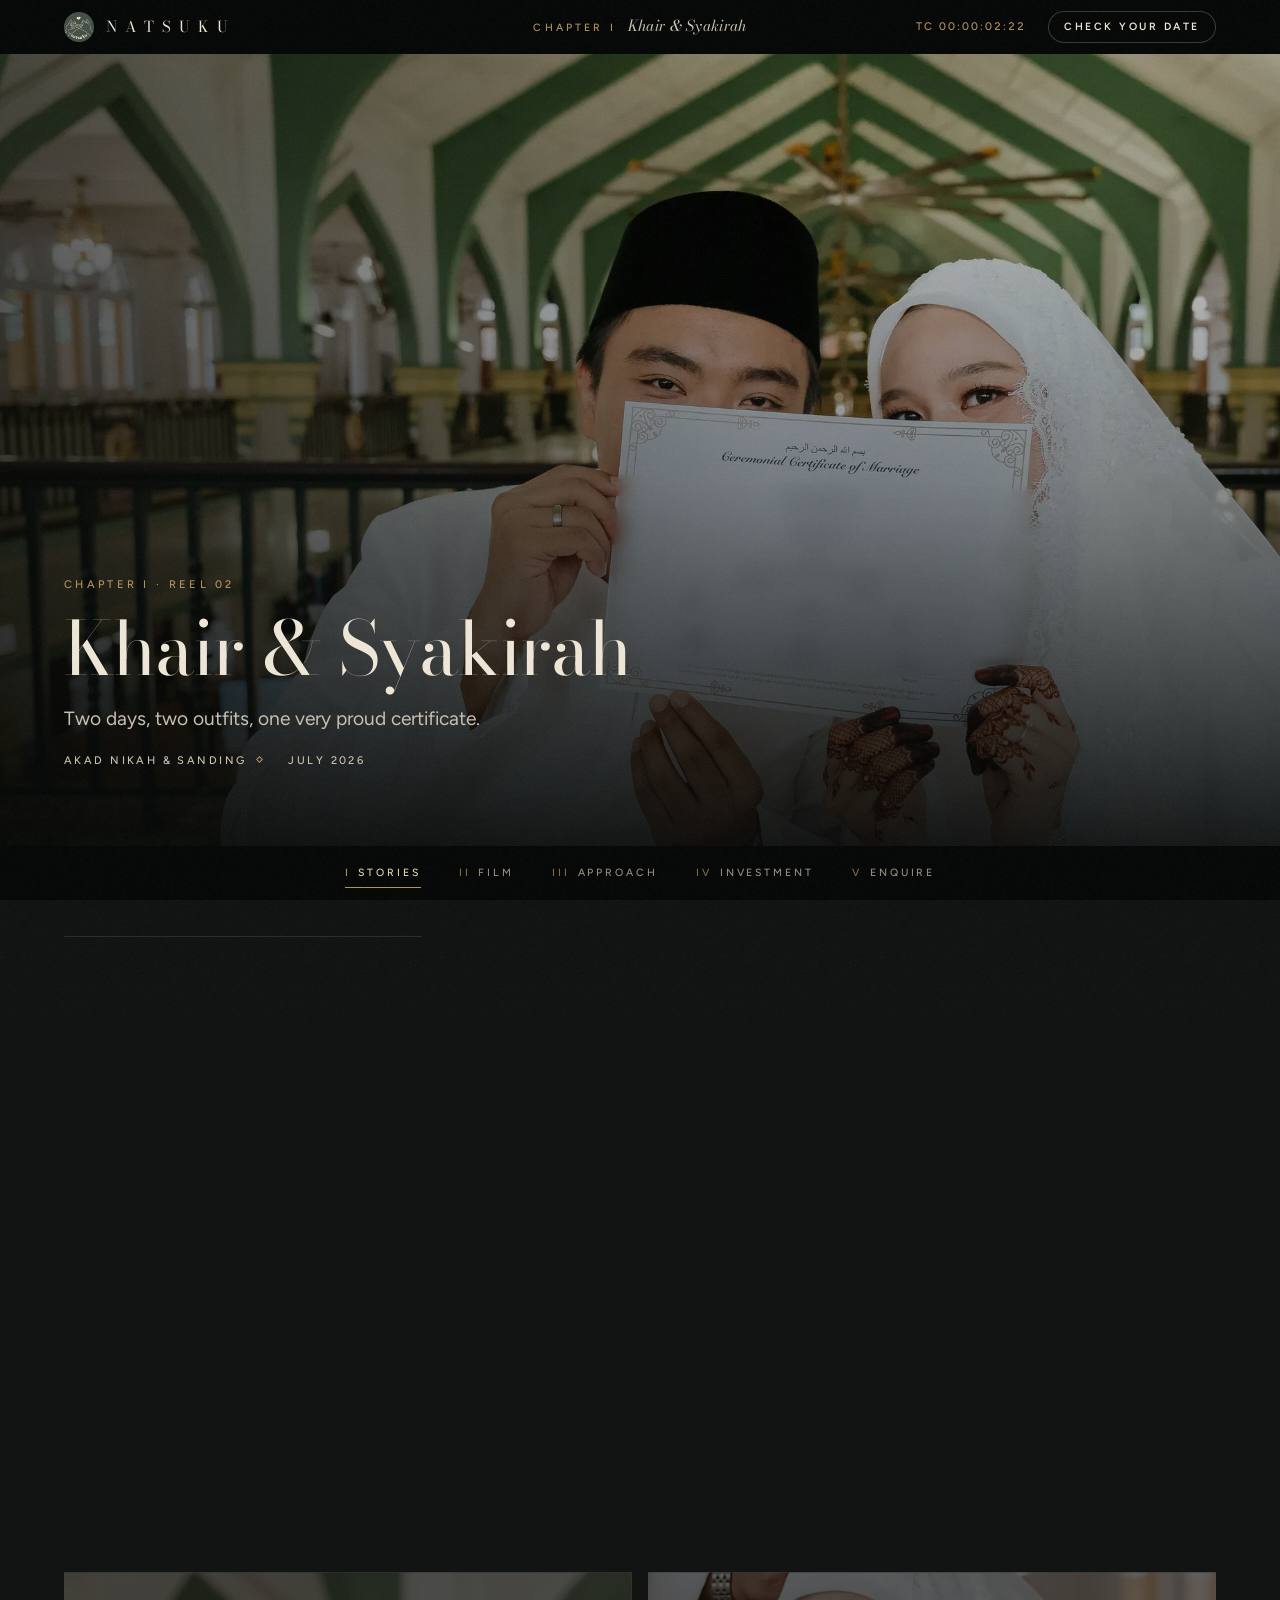
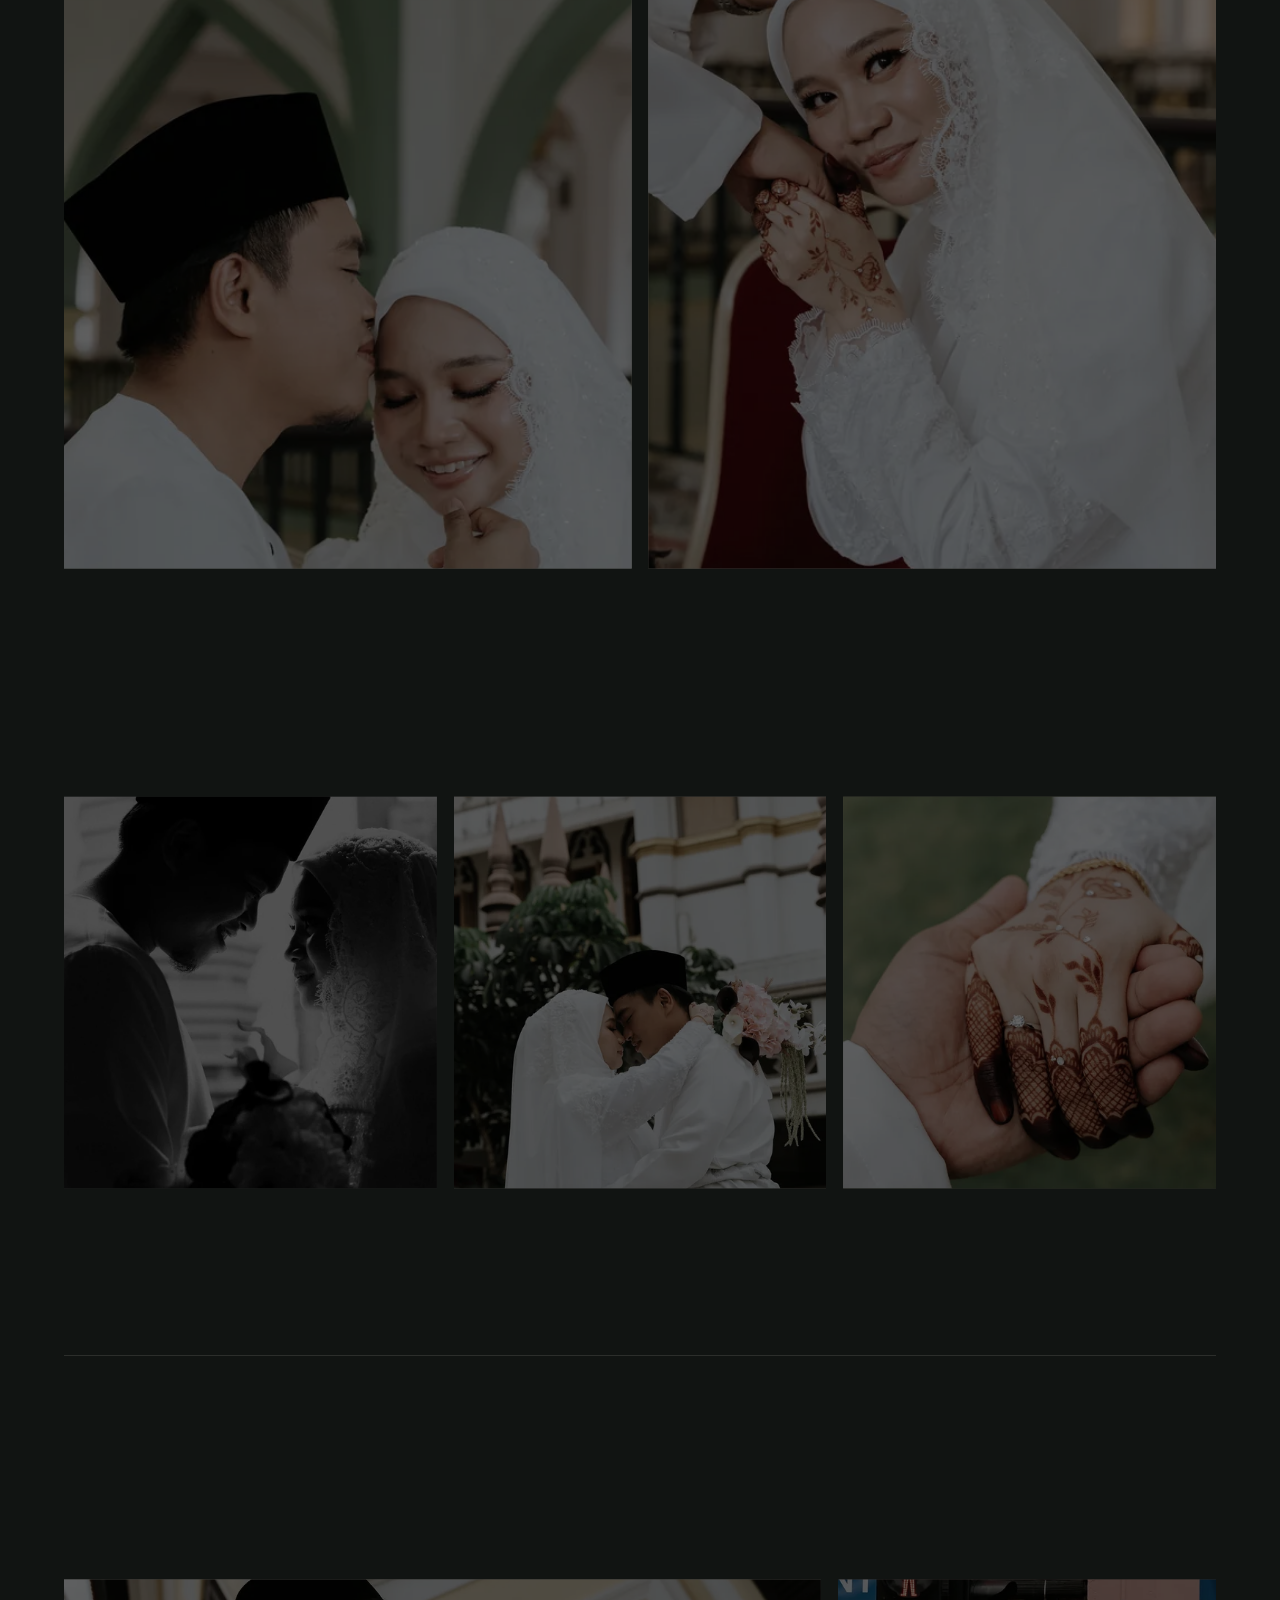
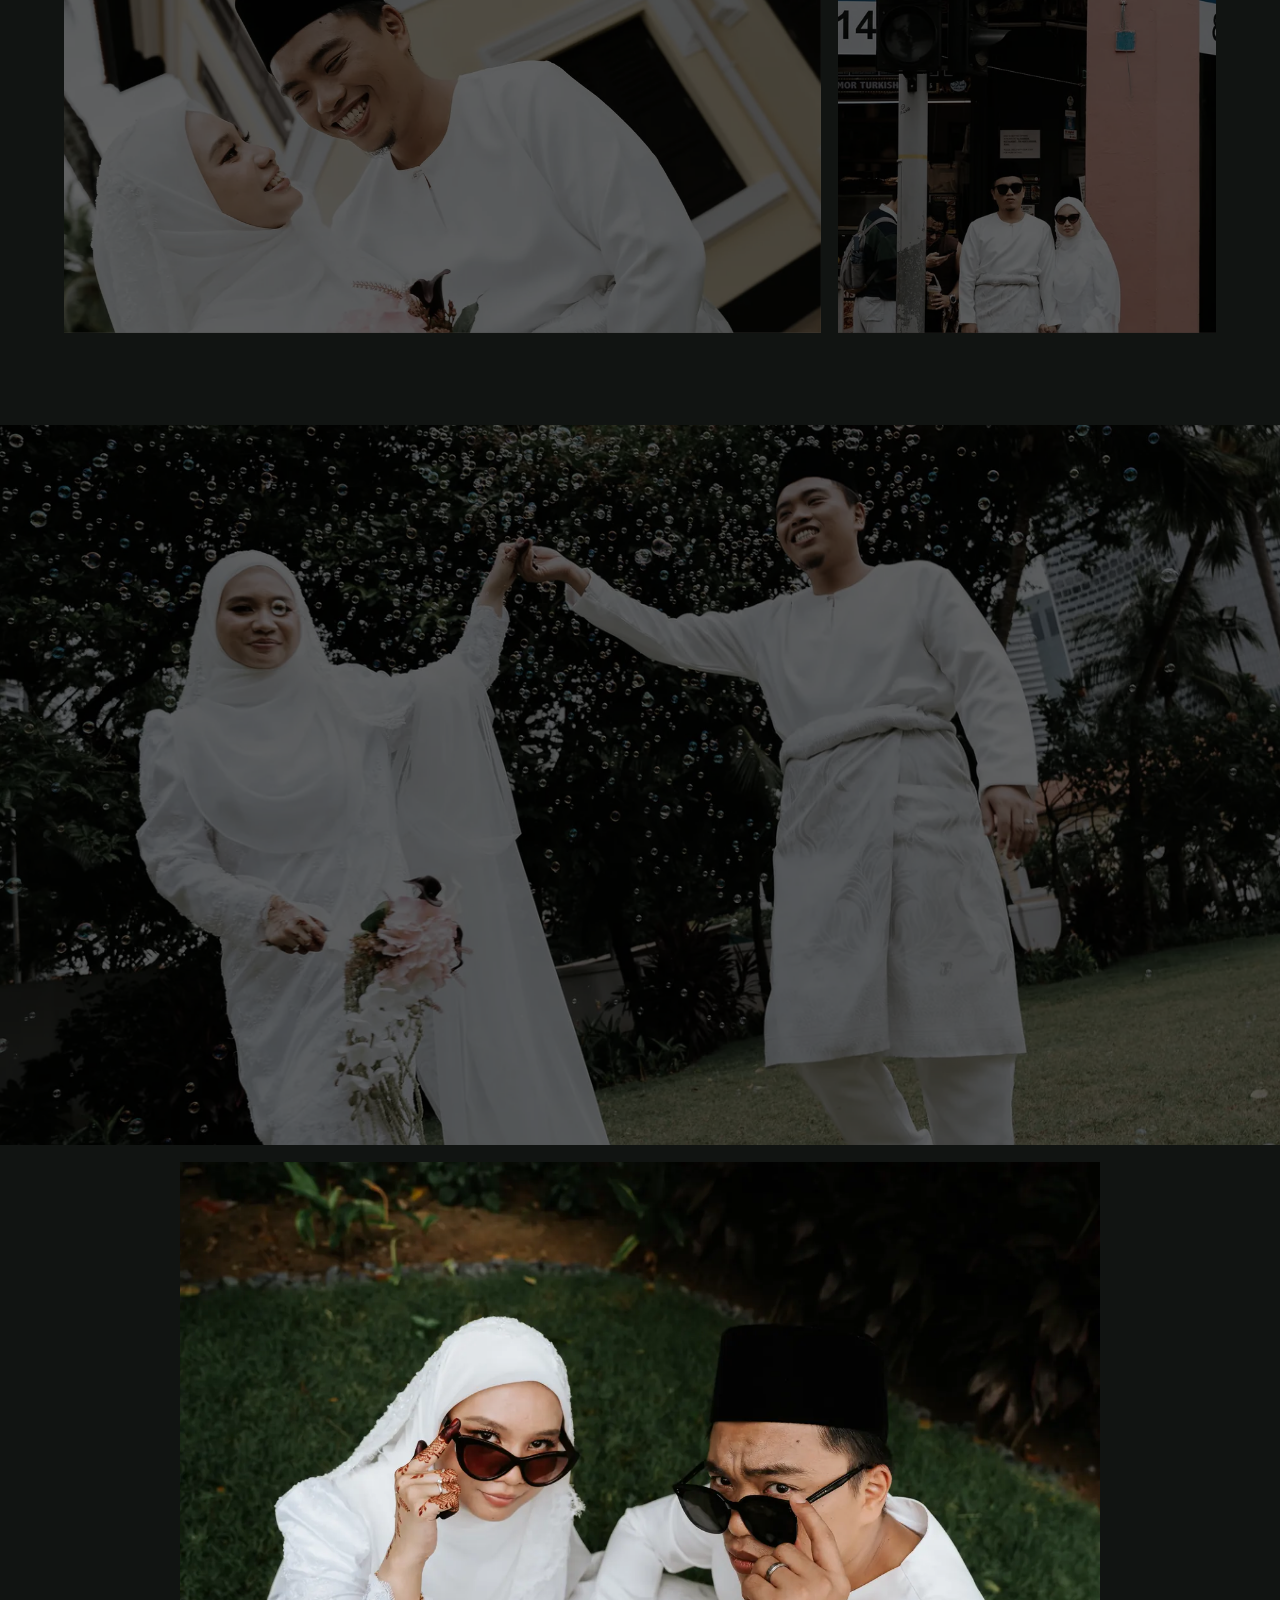
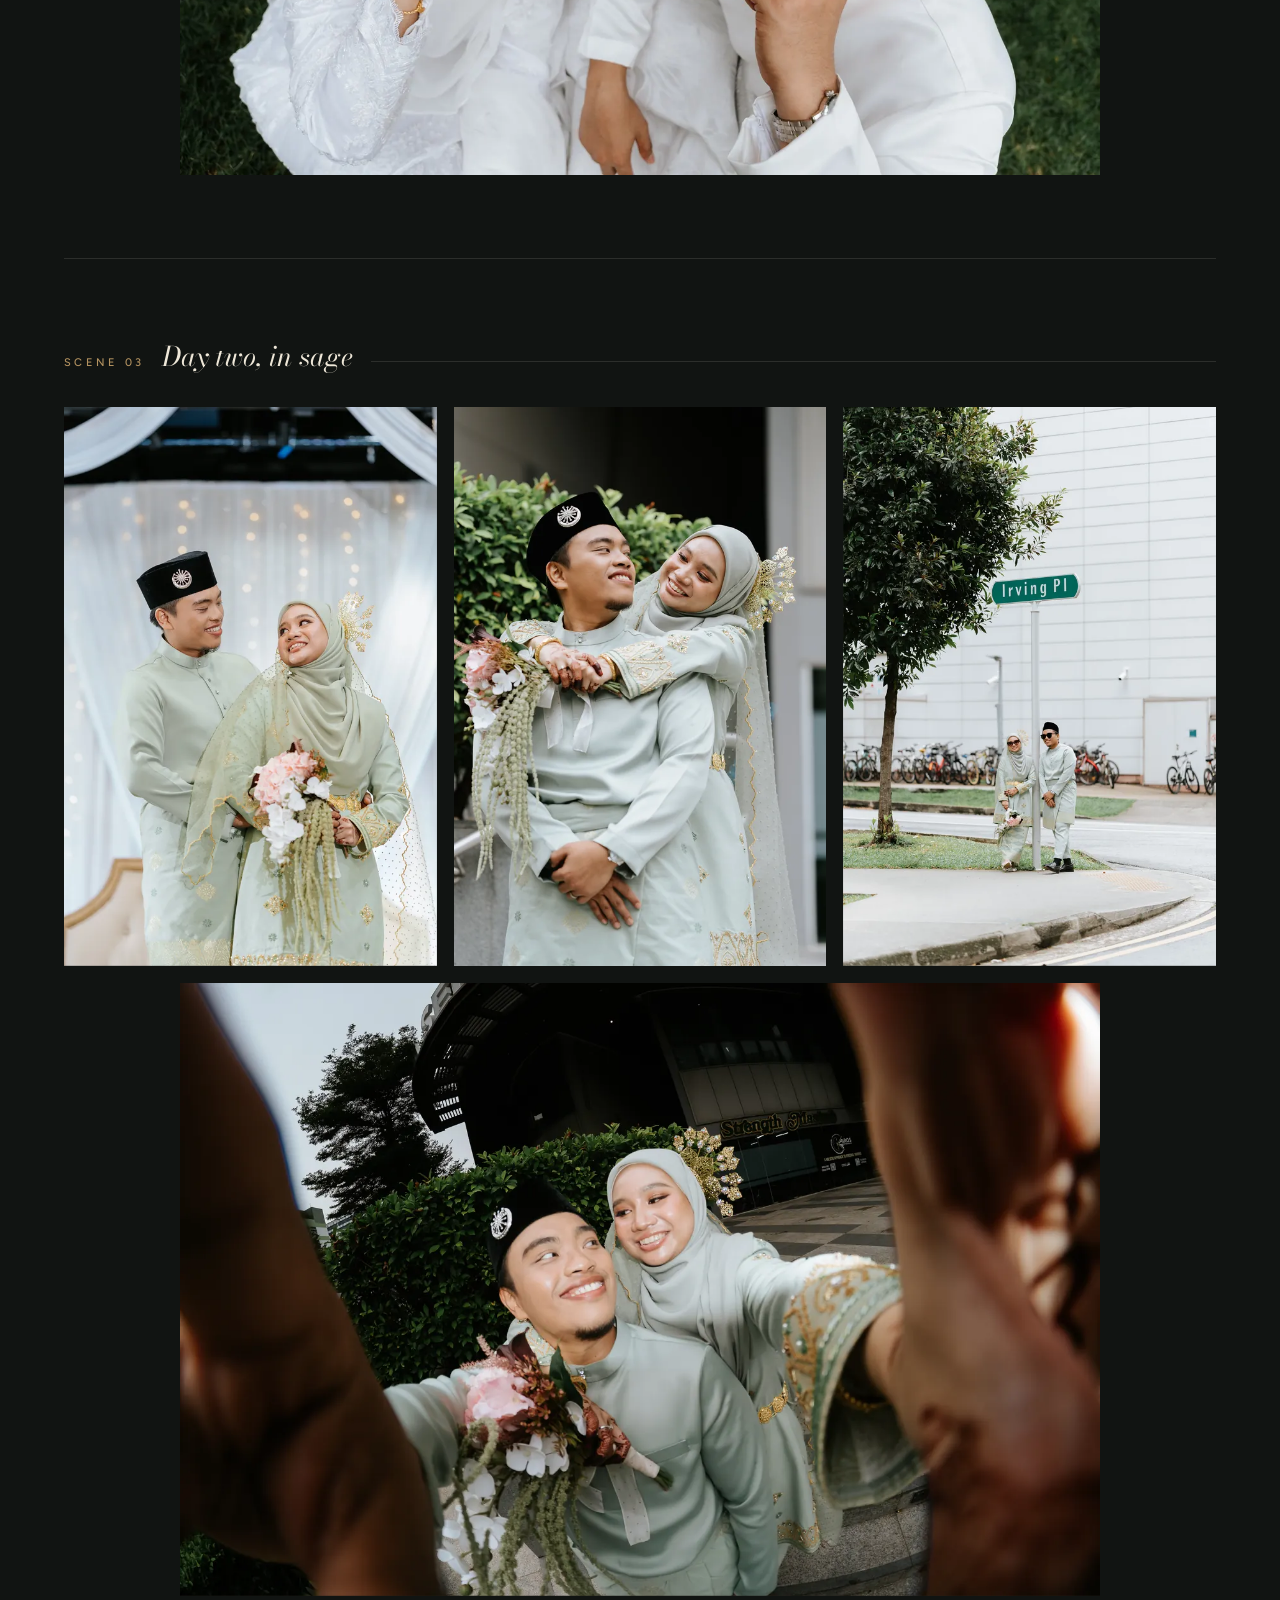
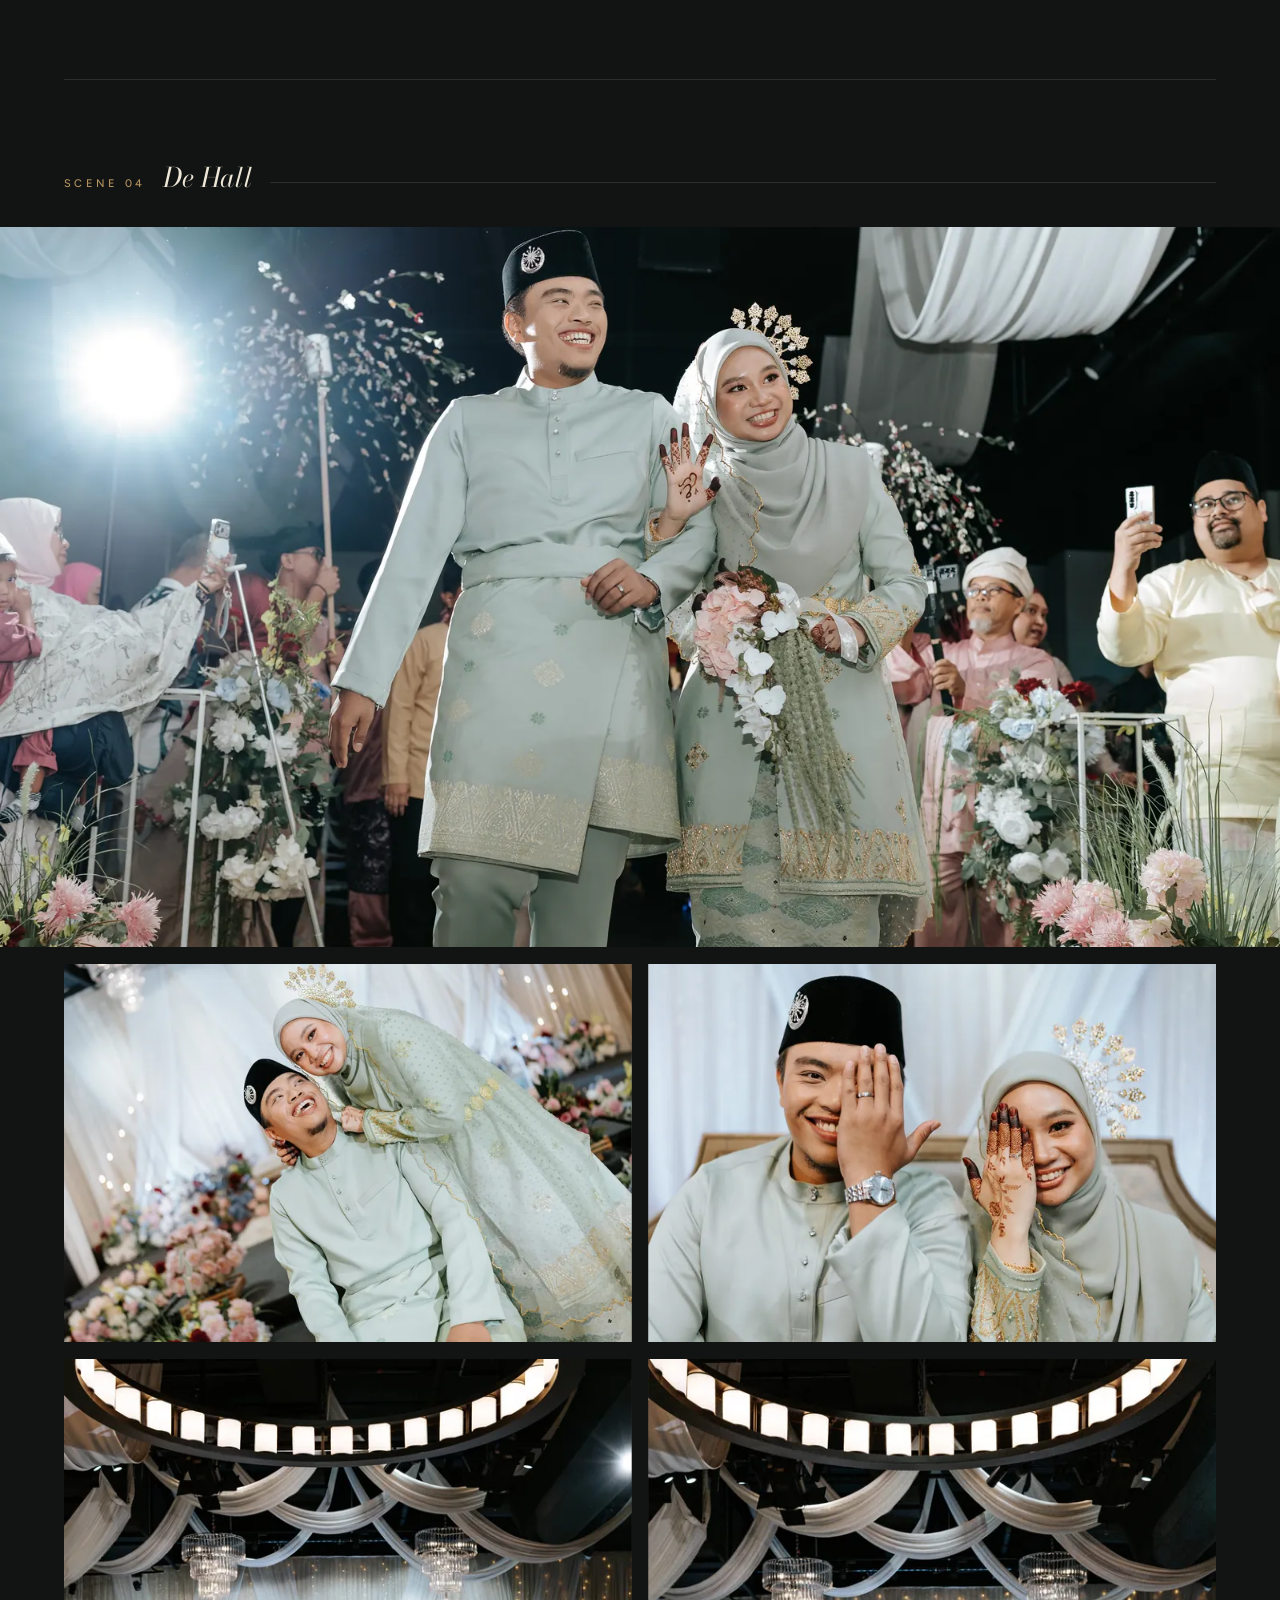
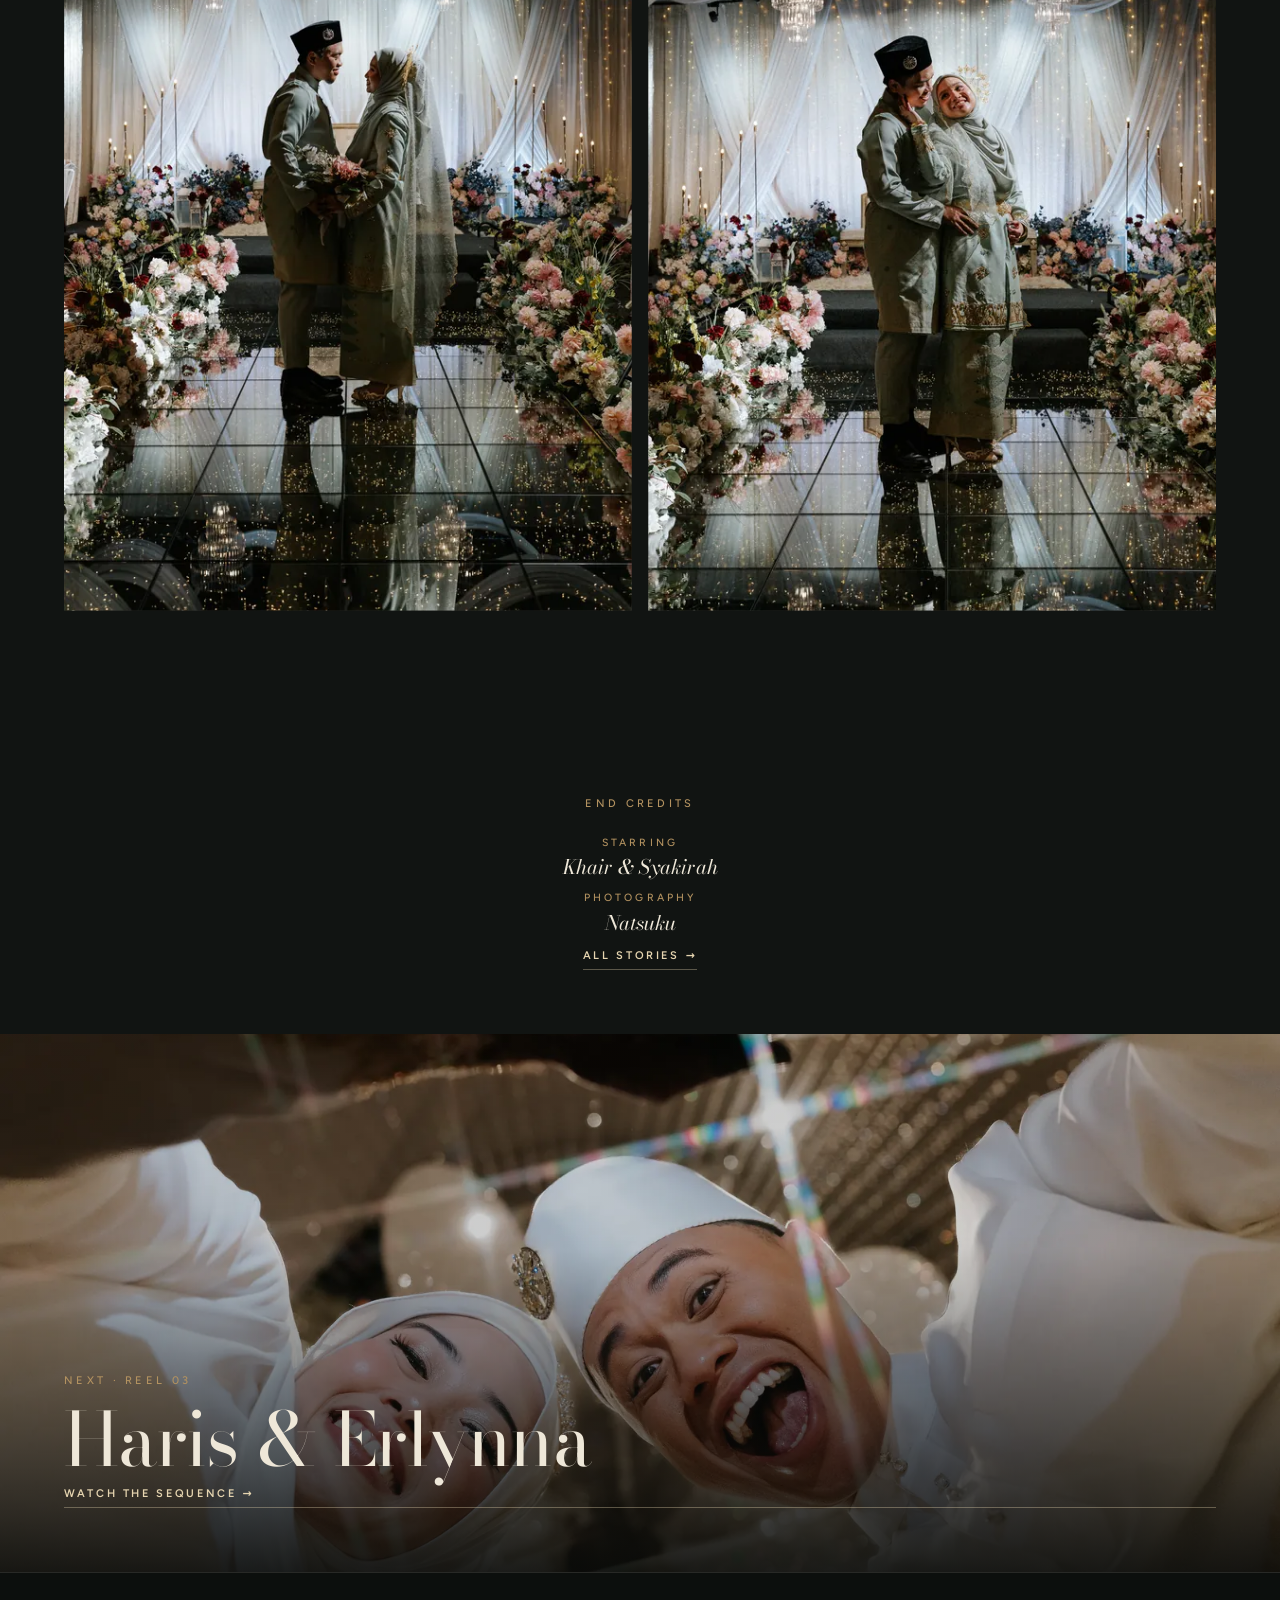
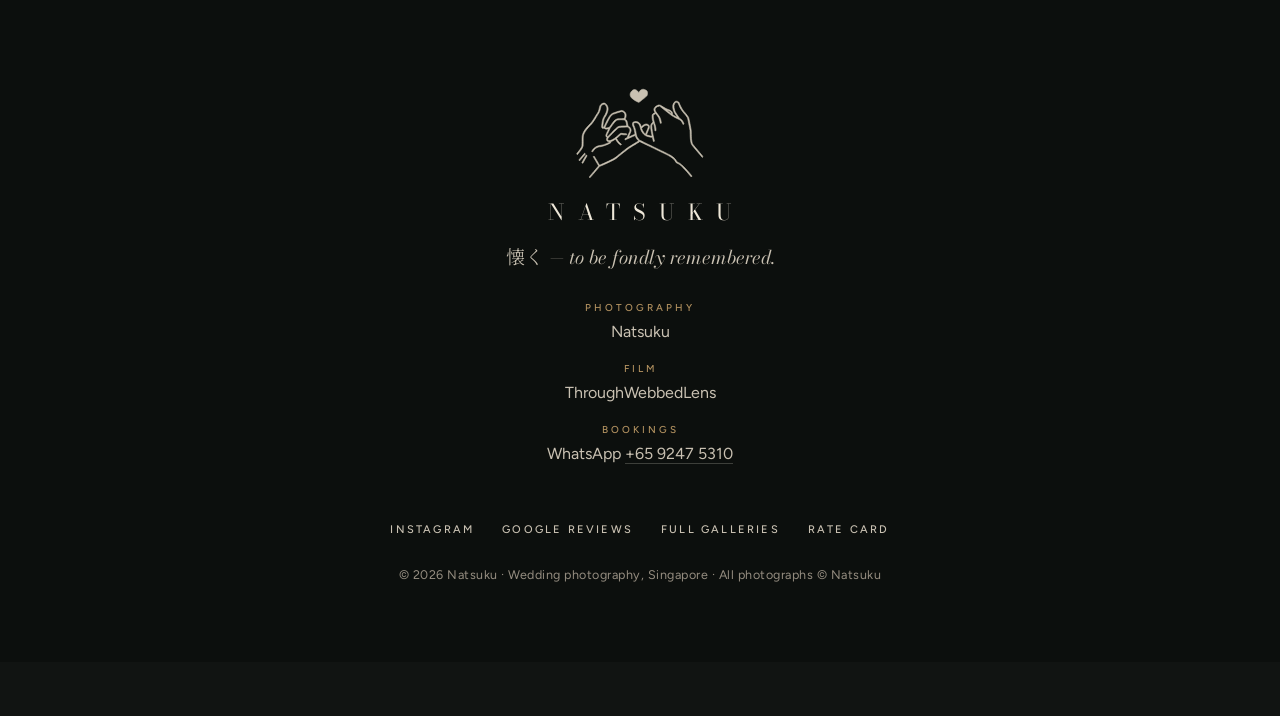
<file: story-khair-syakirah.html>
<!doctype html>
<html lang="en" class="no-js">
<head>
<meta charset="utf-8">
<meta name="viewport" content="width=device-width, initial-scale=1, viewport-fit=cover">
<title>Khair &amp; Syakirah · Natsuku</title>
<meta name="description" content="Khair &amp; Syakirah: akad nikah &amp; sanding, July 2026. Photographed by Natsuku in Singapore.">
<meta name="theme-color" content="#070908">
<link rel="icon" type="image/png" sizes="32x32" href="assets/brand/favicon-32.png">
<link rel="apple-touch-icon" href="assets/brand/apple-touch-icon.png">
<meta property="og:type" content="website">
<meta property="og:site_name" content="Natsuku">
<meta property="og:title" content="Khair &amp; Syakirah · Natsuku">
<meta property="og:description" content="Khair &amp; Syakirah: akad nikah &amp; sanding, July 2026. Photographed by Natsuku in Singapore.">
<meta property="og:image" content="https://natsukuco.github.io/website/assets/brand/og.jpg">
<meta property="og:url" content="https://natsukuco.github.io/website/story-khair-syakirah.html">
<meta name="twitter:card" content="summary_large_image">
<link rel="preload" href="assets/fonts/bodoni-moda-latin-standard-normal.woff2" as="font" type="font/woff2" crossorigin>
<link rel="stylesheet" href="assets/css/site.css">
<script>(function(h){h.classList.remove('no-js');h.classList.add('js');if(!window.matchMedia('(prefers-reduced-motion: reduce)').matches)h.classList.add('intro')})(document.documentElement)</script>
<script src="assets/js/site.js" defer></script>
</head>
<body>
<a class="skip" href="#scene">Skip to content</a>
<header class="bar bar--top">
  <a class="brand" href="index.html" data-nav aria-label="Natsuku, home"><img src="assets/brand/natsuku-badge-96.png" width="30" height="30" alt=""><span class="brand__word">NATSUKU</span></a>
  <div class="bar__now" aria-hidden="true"><span class="label" data-now-k>Chapter I</span><span data-now-title>Khair &amp; Syakirah</span></div>
  <div class="bar__end"><span class="tc" aria-hidden="true">TC 00:00:00:00</span><a class="pill" href="enquire.html">Check your date</a></div>
</header>
<nav class="bar bar--bottom" aria-label="Chapters">
  <span class="playhead" aria-hidden="true"></span>
  <button class="menu-btn" type="button" data-menu aria-expanded="false" aria-controls="menu"><i aria-hidden="true"></i><span data-menu-label>Chapters</span></button>
  <div class="chapters"><a href="stories.html" data-nav aria-current="page"><b>I</b>Stories</a><a href="film.html" data-nav><b>II</b>Film</a><a href="approach.html" data-nav><b>III</b>Approach</a><a href="investment.html" data-nav><b>IV</b>Investment</a><a href="enquire.html" data-nav><b>V</b>Enquire</a></div>
  <span class="bar__mobile-now" data-now-title aria-hidden="true">Khair &amp; Syakirah</span>
  <a class="pill pill--mobile" href="enquire.html">Enquire</a>
</nav>
<main id="scene" data-page="story">
<header class="opener">
  <figure class="media shift" style="--ph:#4f4d45"><img src="assets/img/ks-certificate-1600.webp" srcset="assets/img/ks-certificate-960.webp 960w, assets/img/ks-certificate-1600.webp 1600w, assets/img/ks-certificate-2400.webp 2400w" sizes="(min-width: 901px) 130vw, 100vw" width="2400" height="1600" alt="Khair and Syakirah holding up their marriage certificate under the arches of Sultan Mosque" loading="eager" fetchpriority="high" decoding="async" style="object-position:50% 35%"></figure>
  <div class="wrap opener__copy">
    <p class="label">Chapter I · Reel 02</p>
    <h1 class="h1">Khair &amp; Syakirah</h1>
    <p class="lead">Two days, two outfits, one very proud certificate.</p>
    <div class="meta-row"><span>Akad nikah &amp; sanding</span><span>July 2026</span></div>
  </div>
</header>
<section class="section section--tight">
  <div class="wrap synopsis">
    <dl>
      <div><dt>Couple</dt><dd>Khair &amp; Syakirah</dd></div>
      <div><dt>Day</dt><dd>Akad nikah &amp; sanding</dd></div>
      <div><dt>When</dt><dd>July 2026</dd></div>
      <div><dt>Where</dt><dd>Sultan Mosque · De Hall</dd></div>
      <div><dt>This cut</dt><dd>19 frames</dd></div>
    </dl>
    <p class="h3">Day one was the akad at Sultan Mosque and a walk through the streets around it. Day two was the sanding at De Hall, in sage green, with sparkling lights on the way in.</p>
  </div>
</section>
<div class="wrap" data-gallery>
  <section class="scene" aria-labelledby="sc1">
    <div class="scene__head"><span class="label">Scene 01</span><h2 class="scene__title" id="sc1">Akad nikah, Sultan Mosque</h2><span class="rule"></span></div>
    <div class="rows"><div class="row row--pair"><figure class="media rv is-portrait" style="--ph:#55544e;--ar:2/3" data-lb data-cap="Scene 01 · Akad nikah, Sultan Mosque"><img src="assets/img/ks-forehead-1200.webp" srcset="assets/img/ks-forehead-600.webp 600w, assets/img/ks-forehead-1200.webp 1200w" sizes="(max-width:700px) 46vw, 45vw" width="1200" height="1800" alt="Khair kissing Syakirah&#x27;s forehead" loading="lazy" decoding="async"></figure><figure class="media rv is-portrait" style="--ph:#5d5955;--ar:2/3" data-lb data-cap="Scene 01 · Akad nikah, Sultan Mosque"><img src="assets/img/ks-blessing-1200.webp" srcset="assets/img/ks-blessing-600.webp 600w, assets/img/ks-blessing-1200.webp 1200w" sizes="(max-width:700px) 46vw, 45vw" width="1200" height="1800" alt="Syakirah receiving a blessing, hands to her face" loading="lazy" decoding="async"></figure></div><div class="row row--trio"><figure class="media rv is-portrait" style="--ph:#2b2b2b;--ar:2/3" data-lb data-cap="Scene 01 · Akad nikah, Sultan Mosque"><img src="assets/img/ks-bw-1200.webp" srcset="assets/img/ks-bw-600.webp 600w, assets/img/ks-bw-1200.webp 1200w" sizes="(max-width:700px) 46vw, 30vw" width="1200" height="1800" alt="Khair and Syakirah forehead to forehead in black and white" loading="lazy" decoding="async"></figure><figure class="media rv is-portrait" style="--ph:#4f4e49;--ar:2/3" data-lb data-cap="Scene 01 · Akad nikah, Sultan Mosque"><img src="assets/img/ks-embrace-1200.webp" srcset="assets/img/ks-embrace-600.webp 600w, assets/img/ks-embrace-1200.webp 1200w" sizes="(max-width:700px) 46vw, 30vw" width="1200" height="1800" alt="The couple embracing outside Sultan Mosque" loading="lazy" decoding="async"></figure><figure class="media rv is-portrait" style="--ph:#4e4b3f;--ar:2/3" data-lb data-cap="Scene 01 · Akad nikah, Sultan Mosque"><img src="assets/img/ks-hands-1200.webp" srcset="assets/img/ks-hands-600.webp 600w, assets/img/ks-hands-1200.webp 1200w" sizes="(max-width:700px) 46vw, 30vw" width="1200" height="1800" alt="Khair holding Syakirah&#x27;s hennaed hand" loading="lazy" decoding="async"></figure></div></div>
  </section>
  <section class="scene" aria-labelledby="sc2">
    <div class="scene__head"><span class="label">Scene 02</span><h2 class="scene__title" id="sc2">The walk</h2><span class="rule"></span></div>
    <div class="rows"><div class="row row--duo"><figure class="media rv" style="--ph:#585550" data-lb data-cap="Scene 02 · The walk"><img src="assets/img/ks-laugh-1440.webp" srcset="assets/img/ks-laugh-720.webp 720w, assets/img/ks-laugh-1440.webp 1440w" sizes="(max-width:700px) 92vw, 60vw" width="1440" height="960" alt="Khair and Syakirah laughing beside a yellow building" loading="lazy" decoding="async"></figure><figure class="media rv is-portrait" style="--ph:#3d3330" data-lb data-cap="Scene 02 · The walk"><img src="assets/img/ks-street-1200.webp" srcset="assets/img/ks-street-600.webp 600w, assets/img/ks-street-1200.webp 1200w" sizes="(max-width:700px) 92vw, 30vw" width="1200" height="1800" alt="Khair and Syakirah waiting at a street crossing" loading="lazy" decoding="async"></figure></div><div class="row row--full"><figure class="media rv" style="--ph:#343630" data-lb data-cap="Scene 02 · The walk"><img src="assets/img/ks-dance-1600.webp" srcset="assets/img/ks-dance-960.webp 960w, assets/img/ks-dance-1600.webp 1600w, assets/img/ks-dance-2400.webp 2400w" sizes="100vw" width="2400" height="1600" alt="Khair twirling Syakirah on the grass" loading="lazy" decoding="async"></figure></div><div class="row row--single"><figure class="media rv" style="--ph:#33322e" data-lb data-cap="Scene 02 · The walk"><img src="assets/img/ks-shades-1440.webp" srcset="assets/img/ks-shades-720.webp 720w, assets/img/ks-shades-1440.webp 1440w" sizes="(max-width:960px) 92vw, 920px" width="1440" height="960" alt="The couple posing in sunglasses" loading="lazy" decoding="async"></figure></div></div>
  </section>
  <section class="scene" aria-labelledby="sc3">
    <div class="scene__head"><span class="label">Scene 03</span><h2 class="scene__title" id="sc3">Day two, in sage</h2><span class="rule"></span></div>
    <div class="rows"><div class="row row--trio"><figure class="media rv is-portrait" style="--ph:#5e5f5c;--ar:2/3" data-lb data-cap="Scene 03 · Day two, in sage"><img src="assets/img/ks-sage-1200.webp" srcset="assets/img/ks-sage-600.webp 600w, assets/img/ks-sage-1200.webp 1200w" sizes="(max-width:700px) 46vw, 30vw" width="1200" height="1800" alt="Khair and Syakirah in sage green on day two" loading="lazy" decoding="async"></figure><figure class="media rv is-portrait" style="--ph:#494a45;--ar:2/3" data-lb data-cap="Scene 03 · Day two, in sage"><img src="assets/img/ks-hug-1200.webp" srcset="assets/img/ks-hug-600.webp 600w, assets/img/ks-hug-1200.webp 1200w" sizes="(max-width:700px) 46vw, 30vw" width="1200" height="1800" alt="Syakirah hugging Khair from behind" loading="lazy" decoding="async"></figure><figure class="media rv is-portrait" style="--ph:#5a5c5a;--ar:2/3" data-lb data-cap="Scene 03 · Day two, in sage"><img src="assets/img/ks-irving-1200.webp" srcset="assets/img/ks-irving-600.webp 600w, assets/img/ks-irving-1200.webp 1200w" sizes="(max-width:700px) 46vw, 30vw" width="1200" height="1800" alt="The couple on a quiet street corner" loading="lazy" decoding="async"></figure></div><div class="row row--single"><figure class="media rv" style="--ph:#28231d" data-lb data-cap="Scene 03 · Day two, in sage"><img src="assets/img/ks-frame-1440.webp" srcset="assets/img/ks-frame-720.webp 720w, assets/img/ks-frame-1440.webp 1440w" sizes="(max-width:960px) 92vw, 920px" width="1440" height="960" alt="The couple framed by a guest&#x27;s hands" loading="lazy" decoding="async"></figure></div></div>
  </section>
  <section class="scene" aria-labelledby="sc4">
    <div class="scene__head"><span class="label">Scene 04</span><h2 class="scene__title" id="sc4">De Hall</h2><span class="rule"></span></div>
    <div class="rows"><div class="row row--full"><figure class="media rv" style="--ph:#3d3f3d" data-lb data-cap="Scene 04 · De Hall"><img src="assets/img/ks-sparklers-1600.webp" srcset="assets/img/ks-sparklers-960.webp 960w, assets/img/ks-sparklers-1600.webp 1600w, assets/img/ks-sparklers-2400.webp 2400w" sizes="100vw" width="2400" height="1600" alt="Khair and Syakirah&#x27;s entrance under sparkling lights" loading="lazy" decoding="async"></figure></div><div class="row row--pair"><figure class="media rv" style="--ph:#5f605c;--ar:3/2" data-lb data-cap="Scene 04 · De Hall"><img src="assets/img/ks-lean-1440.webp" srcset="assets/img/ks-lean-720.webp 720w, assets/img/ks-lean-1440.webp 1440w" sizes="(max-width:700px) 46vw, 45vw" width="1440" height="960" alt="Syakirah leaning on Khair, both laughing" loading="lazy" decoding="async"></figure><figure class="media rv" style="--ph:#605f5d;--ar:3/2" data-lb data-cap="Scene 04 · De Hall"><img src="assets/img/ks-wink-1440.webp" srcset="assets/img/ks-wink-720.webp 720w, assets/img/ks-wink-1440.webp 1440w" sizes="(max-width:700px) 46vw, 45vw" width="1440" height="960" alt="Khair and Syakirah each covering one eye" loading="lazy" decoding="async"></figure></div><div class="row row--pair"><figure class="media rv is-portrait" style="--ph:#2f2e2a;--ar:2/3" data-lb data-cap="Scene 04 · De Hall"><img src="assets/img/ks-stage-1200.webp" srcset="assets/img/ks-stage-600.webp 600w, assets/img/ks-stage-1200.webp 1200w" sizes="(max-width:700px) 46vw, 45vw" width="1200" height="1800" alt="The couple on a mirrored stage surrounded by flowers" loading="lazy" decoding="async"></figure><figure class="media rv is-portrait" style="--ph:#353430;--ar:2/3" data-lb data-cap="Scene 04 · De Hall"><img src="assets/img/ks-stage-kiss-1200.webp" srcset="assets/img/ks-stage-kiss-600.webp 600w, assets/img/ks-stage-kiss-1200.webp 1200w" sizes="(max-width:700px) 46vw, 45vw" width="1200" height="1800" alt="The couple sharing a quiet moment on stage" loading="lazy" decoding="async"></figure></div></div>
  </section>
  
</div>
<section class="wrap endcredits">
  <p class="label">End credits</p>
  <dl><div><dt>Starring</dt><dd>Khair &amp; Syakirah</dd></div><div><dt>Photography</dt><dd>Natsuku</dd></div></dl>
  <a class="link" href="stories.html">All stories →</a>
</section>
<a class="nextreel" href="story-haris-erlynna.html">
  <figure class="media" style="--ph:#4c433a"><img src="assets/img/he-mirror-1600.webp" srcset="assets/img/he-mirror-960.webp 960w, assets/img/he-mirror-1600.webp 1600w, assets/img/he-mirror-2400.webp 2400w" sizes="100vw" width="2400" height="1600" alt="Haris and Erlynna laughing in a mirror as light flares" loading="lazy" decoding="async"></figure>
  <div class="wrap nextreel__copy"><p class="label">Next · Reel 03</p><p class="h1">Haris &amp; Erlynna</p><span class="link">Watch the sequence →</span></div>
</a>

<footer class="credits">
  <div class="wrap">
    <svg class="credits__mark" viewBox="0 0 1315 935" aria-hidden="true" focusable="false"><use href="#pinky"/></svg>
    <p class="credits__word">NATSUKU</p>
    <p class="credits__tag"><span class="ja" lang="ja">懐く</span> — to be fondly remembered.</p>
    <dl class="credits__roll">
      <div><dt>Photography</dt><dd>Natsuku</dd></div>
      <div><dt>Film</dt><dd>ThroughWebbedLens</dd></div>
      <div><dt>Bookings</dt><dd>WhatsApp <a href="https://wa.me/6592475310" target="_blank" rel="noopener">+65 9247 5310</a></dd></div>
    </dl>
    <nav class="credits__links" aria-label="Elsewhere">
      <a href="https://www.instagram.com/natsuku.co/" target="_blank" rel="noopener">Instagram</a>
      <a href="https://maps.app.goo.gl/2jhCvsvyrYShcupk6?g_st=ac" target="_blank" rel="noopener">Google reviews</a>
      <a href="https://skybite.pic-time.com/client" target="_blank" rel="noopener">Full galleries</a>
      <a href="https://drive.google.com/file/d/1qA7vYu13YQF0fBHz8c6XMIGLbBtwfNn7/view?usp=sharing" target="_blank" rel="noopener">Rate card</a>
    </nav>
    <p class="credits__fine">© 2026 Natsuku · Wedding photography, Singapore · All photographs © Natsuku</p>
  </div>
</footer>
</main>

<svg width="0" height="0" style="position:absolute" aria-hidden="true" focusable="false"><symbol id="pinky" viewBox="180 345 1315 935"><path d="M319,1264C317,1262 316,1259 316,1259C316,1258 338,1232 364,1202C390,1171 412,1146 412,1145C412,1144 367,1067 357,1052C356,1050 356,1050 360,1048C362,1046 365,1045 365,1044C366,1044 376,1060 393,1089C408,1114 421,1135 421,1136C423,1138 421,1139 466,1119C544,1084 576,1067 596,1050C609,1039 654,1002 684,979C707,961 715,956 766,924L823,889L815,880C810,875 804,868 802,863C797,855 790,839 790,836C790,831 791,831 700,872L686,879L684,875C680,868 680,868 693,862L704,856L712,838C716,827 722,814 725,808C732,795 734,788 734,779C734,767 727,757 713,749L707,745L669,747C625,749 627,749 618,754C610,758 589,778 539,829C509,860 505,865 505,874C505,884 521,888 538,883C558,876 593,853 623,823C630,817 635,813 637,812C642,810 655,811 664,813C671,814 689,815 695,814C698,814 698,814 701,819L703,824L700,825C696,827 671,827 661,825C656,824 650,823 647,823L642,823L630,834C624,840 613,849 607,854L596,863L600,870C612,892 628,911 641,918C647,922 647,922 644,929C643,933 642,933 634,928C620,920 602,899 591,879C588,875 586,872 586,872C586,871 582,874 577,876C566,884 551,891 543,894C539,895 536,896 535,896C534,897 534,898 536,902L539,906L534,909C527,914 503,926 491,930C470,939 450,945 430,948C424,948 416,950 412,951C390,956 368,974 355,996C352,1002 352,1002 344,999C340,998 340,998 346,987C351,978 362,966 371,959C386,946 403,939 426,936C449,933 468,927 492,917C508,910 526,900 526,899C525,899 522,898 519,897C505,895 498,891 495,883C492,877 493,868 496,860L499,854L495,851C488,845 485,836 487,827C488,824 494,810 501,794C508,779 514,766 513,766C513,765 508,766 504,767C490,769 478,767 471,760C469,758 468,757 465,759C449,764 441,754 444,734C444,730 445,722 446,714C449,679 457,652 470,634C483,617 498,577 498,560C498,540 485,516 473,513C464,511 453,514 445,522C438,528 436,532 432,554C424,585 421,593 408,613C402,622 391,640 384,652C361,690 345,711 326,730C292,766 275,788 264,813C255,834 254,840 254,898L253,941L250,949C244,967 228,990 202,1020C197,1026 192,1031 192,1030C192,1030 190,1027 190,1024L188,1018L194,1011C215,987 234,959 240,943C241,940 241,928 242,894C242,844 243,836 248,820C258,790 277,764 313,726C335,704 349,686 372,648C379,636 390,618 396,610C412,585 412,584 420,548C425,527 427,523 434,516C447,501 467,496 481,503C497,511 510,537 510,560C510,580 495,621 481,641C471,654 466,668 462,690C459,703 456,733 456,743C456,748 456,748 459,747C464,747 466,745 473,732C492,690 513,650 524,634C532,621 543,612 556,605C562,602 636,577 644,576C660,573 678,583 689,602C698,616 697,640 688,658L684,664L687,666C694,669 702,679 705,688C706,690 708,701 710,711C712,721 713,731 714,732C714,734 716,736 720,738C737,749 746,763 746,780C746,789 743,798 736,812C729,827 721,847 722,848C722,848 737,842 754,834L786,820L785,815C785,800 776,764 771,752C762,734 758,715 761,706C763,697 767,694 780,691C807,684 830,695 843,721C846,727 848,734 849,736C851,744 851,744 858,738C884,712 909,708 929,727C935,732 936,746 932,759C931,762 924,779 917,795C908,816 905,825 905,826C907,827 932,835 943,837C952,839 960,840 960,838C961,838 960,829 958,819C950,780 947,756 947,738C948,726 948,725 951,719C954,711 961,703 967,698L972,695L969,687C964,671 962,655 962,642C961,620 965,613 979,605C992,598 992,599 987,589C978,571 978,560 987,547C996,533 1010,524 1026,520C1037,518 1041,518 1041,521C1042,523 1042,523 1043,522C1044,520 1045,521 1053,526C1082,545 1113,562 1130,567C1148,573 1159,580 1165,589C1170,597 1172,602 1172,612L1173,620L1186,628C1207,640 1220,646 1220,645C1221,645 1213,633 1204,619C1188,594 1187,593 1183,579C1176,559 1174,551 1174,535C1174,524 1175,520 1177,514C1182,499 1191,488 1203,482C1213,478 1226,481 1235,490C1239,494 1241,498 1248,516C1263,550 1279,576 1303,602C1319,620 1330,635 1336,646C1339,652 1344,674 1355,731L1364,782L1365,822C1366,862 1366,870 1371,896C1374,914 1376,917 1390,936C1396,944 1470,1031 1481,1044C1483,1046 1483,1046 1481,1052L1479,1059L1476,1057C1475,1056 1456,1033 1434,1007C1365,926 1365,926 1360,900C1355,875 1354,866 1353,824L1352,784L1342,731C1330,668 1327,656 1323,648C1318,639 1307,625 1298,614C1281,596 1271,583 1257,561C1248,546 1246,542 1237,519C1228,500 1226,496 1219,494C1213,491 1210,492 1204,495C1184,509 1181,537 1195,577C1198,588 1200,590 1221,623C1244,656 1244,657 1250,660C1269,671 1278,683 1287,707L1290,715L1285,718C1282,719 1279,720 1279,719C1278,719 1277,715 1276,711C1270,697 1265,689 1257,681C1251,675 1248,673 1228,663C1216,657 1198,648 1188,643C1178,637 1170,633 1169,633C1168,633 1139,610 1103,582L1039,531L1034,532C1021,533 1013,537 1004,545C995,554 993,560 993,568C994,579 1000,589 1022,618C1042,645 1043,647 1050,669C1053,681 1057,700 1057,705C1057,707 1057,707 1051,707L1045,707L1044,697C1041,684 1036,666 1032,656C1030,651 1025,643 1014,628L999,608L990,613C975,621 973,624 974,641C974,658 976,666 988,708C995,729 999,744 1001,760C1002,770 1002,784 1001,785C1001,786 998,785 995,784C989,783 989,783 990,779C992,769 980,710 975,708C973,708 965,717 962,723C959,729 959,730 959,739C959,764 967,811 981,870C984,881 986,890 986,891C986,893 976,896 975,894C975,894 972,884 970,873L964,852L954,851C944,850 929,847 908,840C891,834 888,832 879,824C858,802 844,776 839,748C833,713 811,696 784,702C774,705 772,706 772,715C773,723 775,732 782,747C787,760 791,773 796,800C798,812 800,825 801,828C805,848 818,869 832,879C836,882 988,956 1046,984C1080,1000 1135,1028 1143,1032C1164,1044 1186,1061 1197,1073C1202,1078 1205,1082 1208,1088C1214,1102 1220,1107 1234,1112C1250,1118 1273,1138 1305,1172C1330,1200 1372,1248 1372,1250C1372,1250 1370,1252 1368,1255L1364,1259L1347,1239C1322,1208 1306,1191 1283,1167C1254,1138 1240,1127 1227,1122C1214,1118 1204,1109 1198,1095C1192,1084 1186,1077 1168,1064C1144,1046 1131,1039 1052,1001C1030,990 972,962 924,939C875,915 835,896 835,896C834,896 808,913 775,933C725,964 712,973 696,986C662,1012 632,1036 614,1051C605,1059 593,1068 589,1071C570,1084 515,1111 446,1141L424,1150L374,1209C346,1242 323,1268 323,1268C323,1268 321,1266 319,1264Z M244,1116C242,1115 240,1114 240,1113C240,1112 281,1037 283,1035C284,1034 285,1034 289,1037L294,1040L272,1079C260,1101 250,1119 250,1119C249,1119 247,1118 244,1116Z M213,1089C212,1086 211,1083 211,1083C211,1082 267,1016 268,1015C270,1015 278,1022 276,1024C274,1027 216,1095 216,1095C216,1095 214,1092 213,1089Z M583,767C613,738 613,738 663,735C683,734 700,733 700,732C702,731 695,696 692,690C689,684 685,679 679,675C670,670 620,669 605,675C597,678 589,684 583,690C575,697 535,751 531,759C526,769 499,827 498,830C498,834 500,840 503,842L506,845L536,814C553,797 574,776 583,767Z M907,788C926,743 927,739 916,732C909,728 904,727 899,727C888,729 872,739 860,753L855,759L856,764C858,771 866,788 873,797C880,808 892,820 893,819C894,819 900,805 907,788Z M514,752C517,751 521,749 522,749C522,748 530,739 538,728C570,683 577,675 593,667C606,660 610,660 643,660L672,659L674,657C683,645 686,622 679,609C672,596 663,589 652,588C645,588 643,588 606,600C584,608 565,614 562,615C549,622 538,632 529,648C514,674 477,748 479,750C479,751 481,752 482,753C487,756 503,755 514,752Z M1160,607C1160,600 1151,589 1141,584C1133,581 1119,576 1118,577C1118,578 1123,582 1129,587C1161,612 1160,611 1160,607Z"/><path d="M815,489C794,480 774,467 760,456C730,430 728,401 755,374C776,353 800,358 821,387C823,390 825,393 826,393C826,393 827,390 829,387C843,359 868,351 895,365C905,370 910,375 913,383C917,394 914,417 907,428C904,431 828,493 826,493C826,493 821,491 815,489Z"/></symbol></svg>
<div class="shutter shutter--t" aria-hidden="true"></div><div class="shutter shutter--b" aria-hidden="true"></div>
<div class="card" aria-hidden="true">
  <svg class="card__ident" viewBox="180 345 1315 935" focusable="false"><path d="M319,1264C317,1262 316,1259 316,1259C316,1258 338,1232 364,1202C390,1171 412,1146 412,1145C412,1144 367,1067 357,1052C356,1050 356,1050 360,1048C362,1046 365,1045 365,1044C366,1044 376,1060 393,1089C408,1114 421,1135 421,1136C423,1138 421,1139 466,1119C544,1084 576,1067 596,1050C609,1039 654,1002 684,979C707,961 715,956 766,924L823,889L815,880C810,875 804,868 802,863C797,855 790,839 790,836C790,831 791,831 700,872L686,879L684,875C680,868 680,868 693,862L704,856L712,838C716,827 722,814 725,808C732,795 734,788 734,779C734,767 727,757 713,749L707,745L669,747C625,749 627,749 618,754C610,758 589,778 539,829C509,860 505,865 505,874C505,884 521,888 538,883C558,876 593,853 623,823C630,817 635,813 637,812C642,810 655,811 664,813C671,814 689,815 695,814C698,814 698,814 701,819L703,824L700,825C696,827 671,827 661,825C656,824 650,823 647,823L642,823L630,834C624,840 613,849 607,854L596,863L600,870C612,892 628,911 641,918C647,922 647,922 644,929C643,933 642,933 634,928C620,920 602,899 591,879C588,875 586,872 586,872C586,871 582,874 577,876C566,884 551,891 543,894C539,895 536,896 535,896C534,897 534,898 536,902L539,906L534,909C527,914 503,926 491,930C470,939 450,945 430,948C424,948 416,950 412,951C390,956 368,974 355,996C352,1002 352,1002 344,999C340,998 340,998 346,987C351,978 362,966 371,959C386,946 403,939 426,936C449,933 468,927 492,917C508,910 526,900 526,899C525,899 522,898 519,897C505,895 498,891 495,883C492,877 493,868 496,860L499,854L495,851C488,845 485,836 487,827C488,824 494,810 501,794C508,779 514,766 513,766C513,765 508,766 504,767C490,769 478,767 471,760C469,758 468,757 465,759C449,764 441,754 444,734C444,730 445,722 446,714C449,679 457,652 470,634C483,617 498,577 498,560C498,540 485,516 473,513C464,511 453,514 445,522C438,528 436,532 432,554C424,585 421,593 408,613C402,622 391,640 384,652C361,690 345,711 326,730C292,766 275,788 264,813C255,834 254,840 254,898L253,941L250,949C244,967 228,990 202,1020C197,1026 192,1031 192,1030C192,1030 190,1027 190,1024L188,1018L194,1011C215,987 234,959 240,943C241,940 241,928 242,894C242,844 243,836 248,820C258,790 277,764 313,726C335,704 349,686 372,648C379,636 390,618 396,610C412,585 412,584 420,548C425,527 427,523 434,516C447,501 467,496 481,503C497,511 510,537 510,560C510,580 495,621 481,641C471,654 466,668 462,690C459,703 456,733 456,743C456,748 456,748 459,747C464,747 466,745 473,732C492,690 513,650 524,634C532,621 543,612 556,605C562,602 636,577 644,576C660,573 678,583 689,602C698,616 697,640 688,658L684,664L687,666C694,669 702,679 705,688C706,690 708,701 710,711C712,721 713,731 714,732C714,734 716,736 720,738C737,749 746,763 746,780C746,789 743,798 736,812C729,827 721,847 722,848C722,848 737,842 754,834L786,820L785,815C785,800 776,764 771,752C762,734 758,715 761,706C763,697 767,694 780,691C807,684 830,695 843,721C846,727 848,734 849,736C851,744 851,744 858,738C884,712 909,708 929,727C935,732 936,746 932,759C931,762 924,779 917,795C908,816 905,825 905,826C907,827 932,835 943,837C952,839 960,840 960,838C961,838 960,829 958,819C950,780 947,756 947,738C948,726 948,725 951,719C954,711 961,703 967,698L972,695L969,687C964,671 962,655 962,642C961,620 965,613 979,605C992,598 992,599 987,589C978,571 978,560 987,547C996,533 1010,524 1026,520C1037,518 1041,518 1041,521C1042,523 1042,523 1043,522C1044,520 1045,521 1053,526C1082,545 1113,562 1130,567C1148,573 1159,580 1165,589C1170,597 1172,602 1172,612L1173,620L1186,628C1207,640 1220,646 1220,645C1221,645 1213,633 1204,619C1188,594 1187,593 1183,579C1176,559 1174,551 1174,535C1174,524 1175,520 1177,514C1182,499 1191,488 1203,482C1213,478 1226,481 1235,490C1239,494 1241,498 1248,516C1263,550 1279,576 1303,602C1319,620 1330,635 1336,646C1339,652 1344,674 1355,731L1364,782L1365,822C1366,862 1366,870 1371,896C1374,914 1376,917 1390,936C1396,944 1470,1031 1481,1044C1483,1046 1483,1046 1481,1052L1479,1059L1476,1057C1475,1056 1456,1033 1434,1007C1365,926 1365,926 1360,900C1355,875 1354,866 1353,824L1352,784L1342,731C1330,668 1327,656 1323,648C1318,639 1307,625 1298,614C1281,596 1271,583 1257,561C1248,546 1246,542 1237,519C1228,500 1226,496 1219,494C1213,491 1210,492 1204,495C1184,509 1181,537 1195,577C1198,588 1200,590 1221,623C1244,656 1244,657 1250,660C1269,671 1278,683 1287,707L1290,715L1285,718C1282,719 1279,720 1279,719C1278,719 1277,715 1276,711C1270,697 1265,689 1257,681C1251,675 1248,673 1228,663C1216,657 1198,648 1188,643C1178,637 1170,633 1169,633C1168,633 1139,610 1103,582L1039,531L1034,532C1021,533 1013,537 1004,545C995,554 993,560 993,568C994,579 1000,589 1022,618C1042,645 1043,647 1050,669C1053,681 1057,700 1057,705C1057,707 1057,707 1051,707L1045,707L1044,697C1041,684 1036,666 1032,656C1030,651 1025,643 1014,628L999,608L990,613C975,621 973,624 974,641C974,658 976,666 988,708C995,729 999,744 1001,760C1002,770 1002,784 1001,785C1001,786 998,785 995,784C989,783 989,783 990,779C992,769 980,710 975,708C973,708 965,717 962,723C959,729 959,730 959,739C959,764 967,811 981,870C984,881 986,890 986,891C986,893 976,896 975,894C975,894 972,884 970,873L964,852L954,851C944,850 929,847 908,840C891,834 888,832 879,824C858,802 844,776 839,748C833,713 811,696 784,702C774,705 772,706 772,715C773,723 775,732 782,747C787,760 791,773 796,800C798,812 800,825 801,828C805,848 818,869 832,879C836,882 988,956 1046,984C1080,1000 1135,1028 1143,1032C1164,1044 1186,1061 1197,1073C1202,1078 1205,1082 1208,1088C1214,1102 1220,1107 1234,1112C1250,1118 1273,1138 1305,1172C1330,1200 1372,1248 1372,1250C1372,1250 1370,1252 1368,1255L1364,1259L1347,1239C1322,1208 1306,1191 1283,1167C1254,1138 1240,1127 1227,1122C1214,1118 1204,1109 1198,1095C1192,1084 1186,1077 1168,1064C1144,1046 1131,1039 1052,1001C1030,990 972,962 924,939C875,915 835,896 835,896C834,896 808,913 775,933C725,964 712,973 696,986C662,1012 632,1036 614,1051C605,1059 593,1068 589,1071C570,1084 515,1111 446,1141L424,1150L374,1209C346,1242 323,1268 323,1268C323,1268 321,1266 319,1264Z M244,1116C242,1115 240,1114 240,1113C240,1112 281,1037 283,1035C284,1034 285,1034 289,1037L294,1040L272,1079C260,1101 250,1119 250,1119C249,1119 247,1118 244,1116Z M213,1089C212,1086 211,1083 211,1083C211,1082 267,1016 268,1015C270,1015 278,1022 276,1024C274,1027 216,1095 216,1095C216,1095 214,1092 213,1089Z M583,767C613,738 613,738 663,735C683,734 700,733 700,732C702,731 695,696 692,690C689,684 685,679 679,675C670,670 620,669 605,675C597,678 589,684 583,690C575,697 535,751 531,759C526,769 499,827 498,830C498,834 500,840 503,842L506,845L536,814C553,797 574,776 583,767Z M907,788C926,743 927,739 916,732C909,728 904,727 899,727C888,729 872,739 860,753L855,759L856,764C858,771 866,788 873,797C880,808 892,820 893,819C894,819 900,805 907,788Z M514,752C517,751 521,749 522,749C522,748 530,739 538,728C570,683 577,675 593,667C606,660 610,660 643,660L672,659L674,657C683,645 686,622 679,609C672,596 663,589 652,588C645,588 643,588 606,600C584,608 565,614 562,615C549,622 538,632 529,648C514,674 477,748 479,750C479,751 481,752 482,753C487,756 503,755 514,752Z M1160,607C1160,600 1151,589 1141,584C1133,581 1119,576 1118,577C1118,578 1123,582 1129,587C1161,612 1160,611 1160,607Z"/><path d="M815,489C794,480 774,467 760,456C730,430 728,401 755,374C776,353 800,358 821,387C823,390 825,393 826,393C826,393 827,390 829,387C843,359 868,351 895,365C905,370 910,375 913,383C917,394 914,417 907,428C904,431 828,493 826,493C826,493 821,491 815,489Z"/></svg>
  <p class="card__k">Chapter I · Reel 02</p><p class="card__t">Khair &amp; Syakirah</p><span class="card__rule"></span>
</div>
<div class="menu" id="menu" aria-hidden="true">
  <p class="label">Chapter select</p>
  <a href="index.html" data-nav><b>—</b><span>Prologue</span></a><a href="stories.html" data-nav aria-current="page"><b>I</b><span>Stories</span></a><a href="film.html" data-nav><b>II</b><span>Film</span></a><a href="approach.html" data-nav><b>III</b><span>Approach</span></a><a href="investment.html" data-nav><b>IV</b><span>Investment</span></a><a href="enquire.html" data-nav><b>V</b><span>Enquire</span></a>
  <div class="menu__foot"><a href="https://wa.me/6592475310" target="_blank" rel="noopener">WhatsApp +65 9247 5310</a><a href="https://www.instagram.com/natsuku.co/" target="_blank" rel="noopener">Instagram @natsuku.co</a></div>
</div>
<div class="lb" role="dialog" aria-modal="true" aria-label="Photo viewer" aria-hidden="true">
  <div class="lb__top"><span class="lb__count label">01 / 01</span><button class="lb__close" type="button">Close ✕</button></div>
  <div class="lb__stage"><img alt=""><button class="lb__nav lb__nav--prev" type="button" aria-label="Previous photo">←</button><button class="lb__nav lb__nav--next" type="button" aria-label="Next photo">→</button></div>
  <div class="lb__bottom"><span class="lb__cap"></span><span class="tc" aria-hidden="true">TC 00:00:00:00</span></div>
</div>
<div class="player" role="dialog" aria-modal="true" aria-label="Film player" aria-hidden="true">
  <div class="player__top"><span class="label player__k">Now playing</span><button class="player__close" type="button">Close ✕</button></div>
  <div class="player__stage"><div class="player__frame"></div></div>
  <div class="player__bottom"><p class="player__t"></p><a class="link player__ext" href="https://drive.google.com/drive/folders/1RJRuSarl9iAFDM6XpxH4_MI5Bdhof6KO" target="_blank" rel="noopener">Open in Google Drive ↗</a></div>
</div>
<div class="grain" aria-hidden="true"></div>
</body>
</html>
</file>
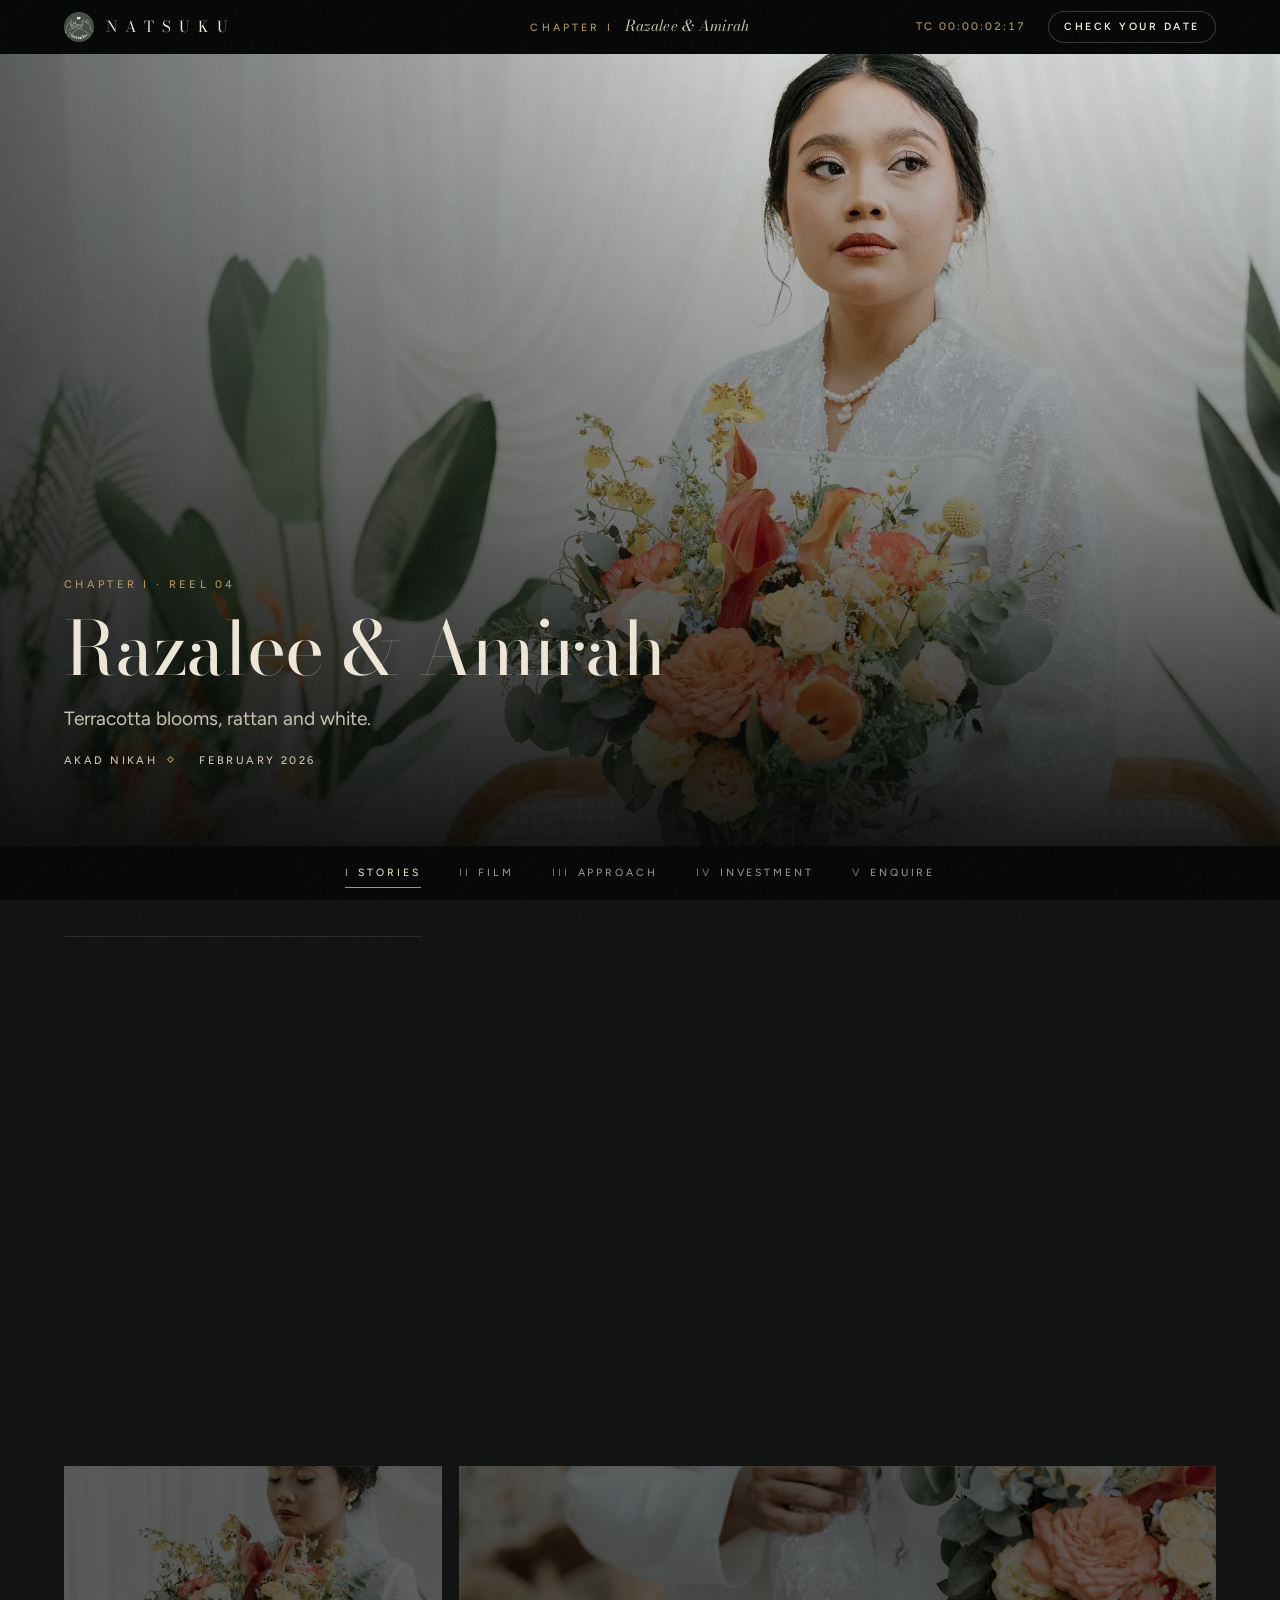
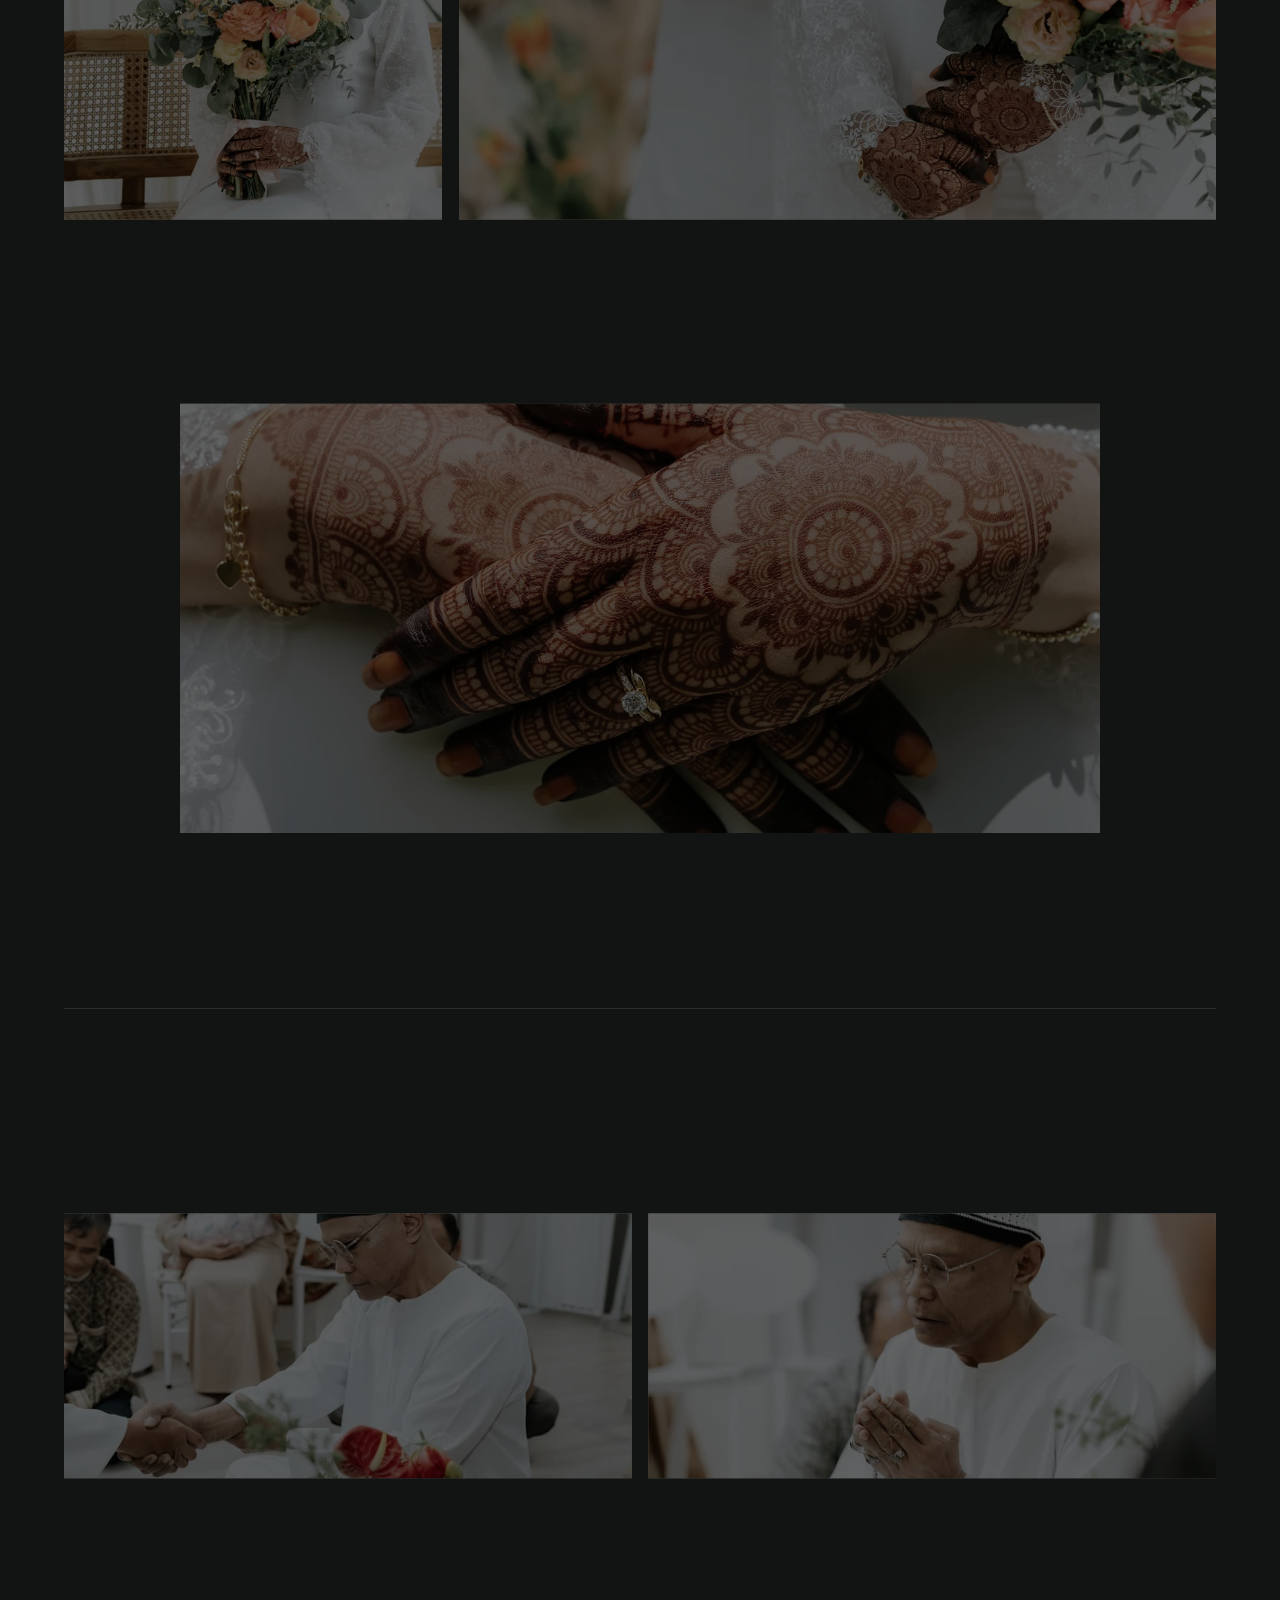
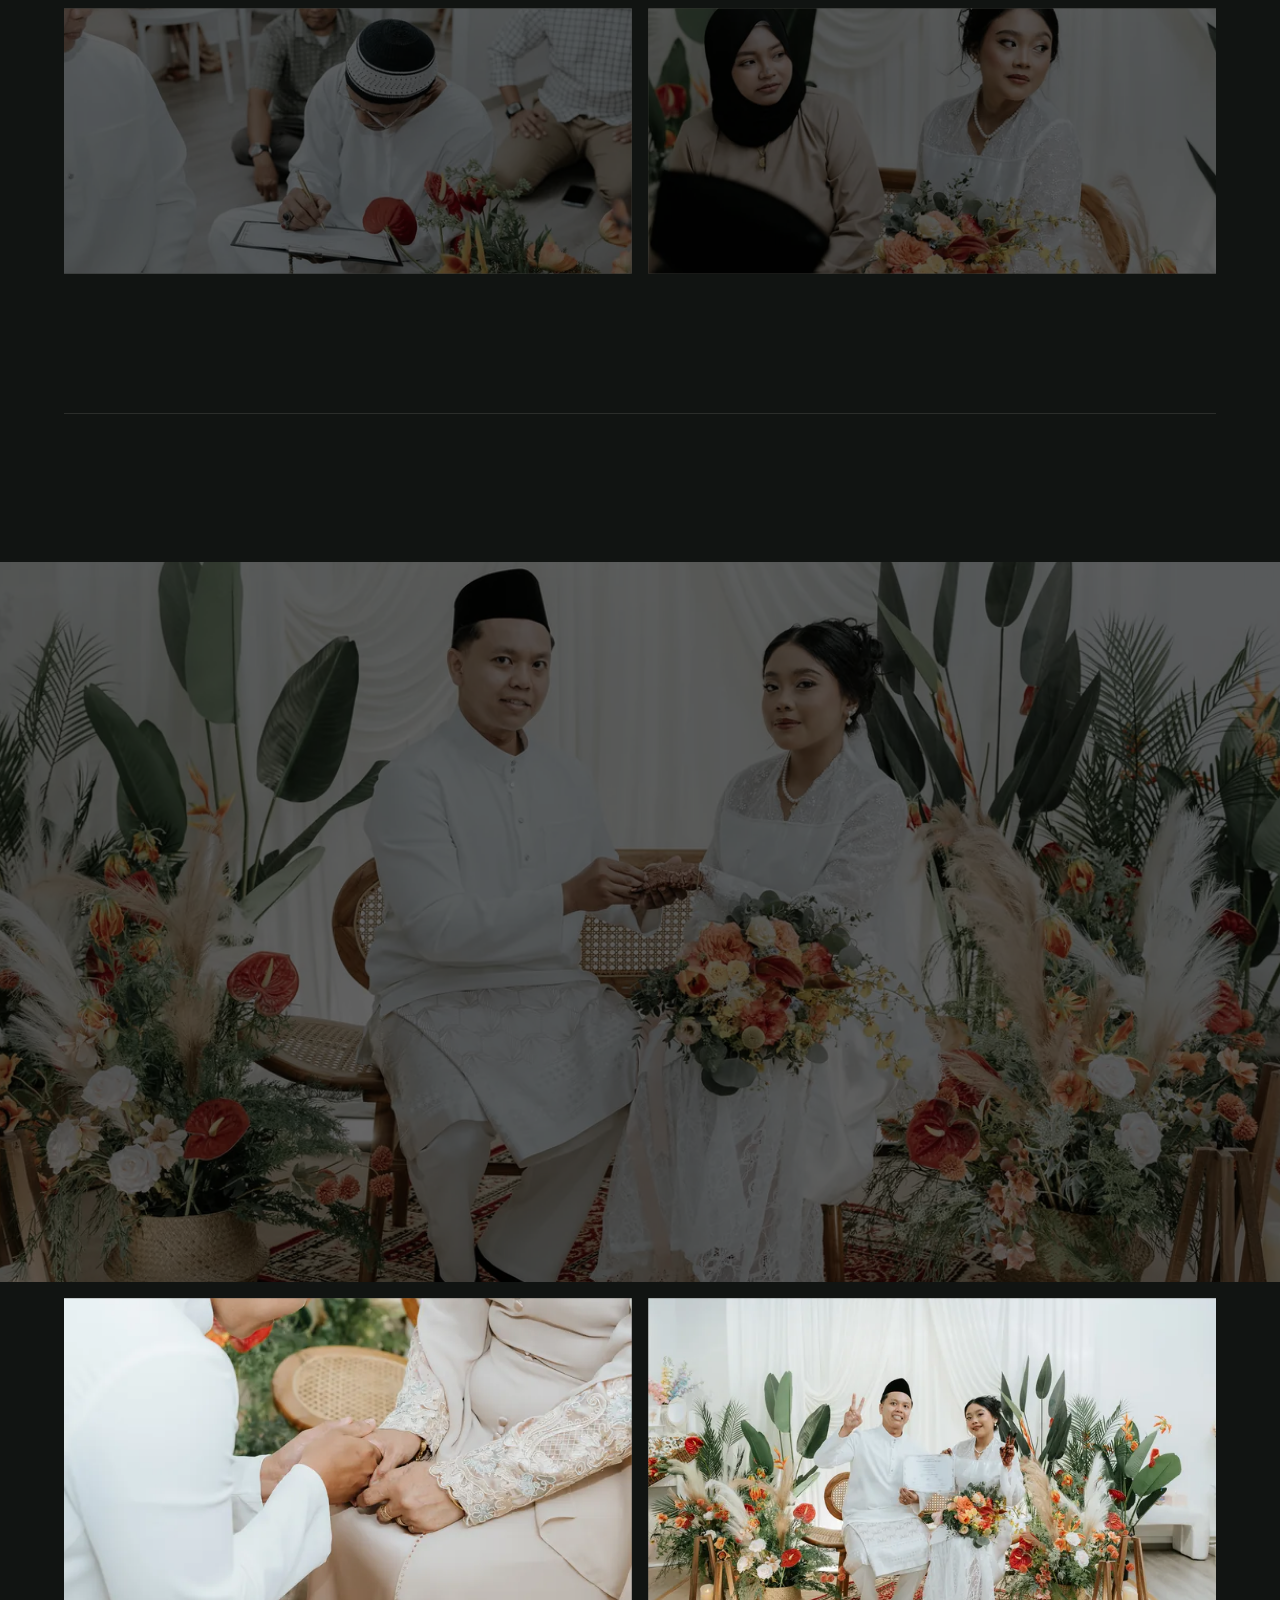
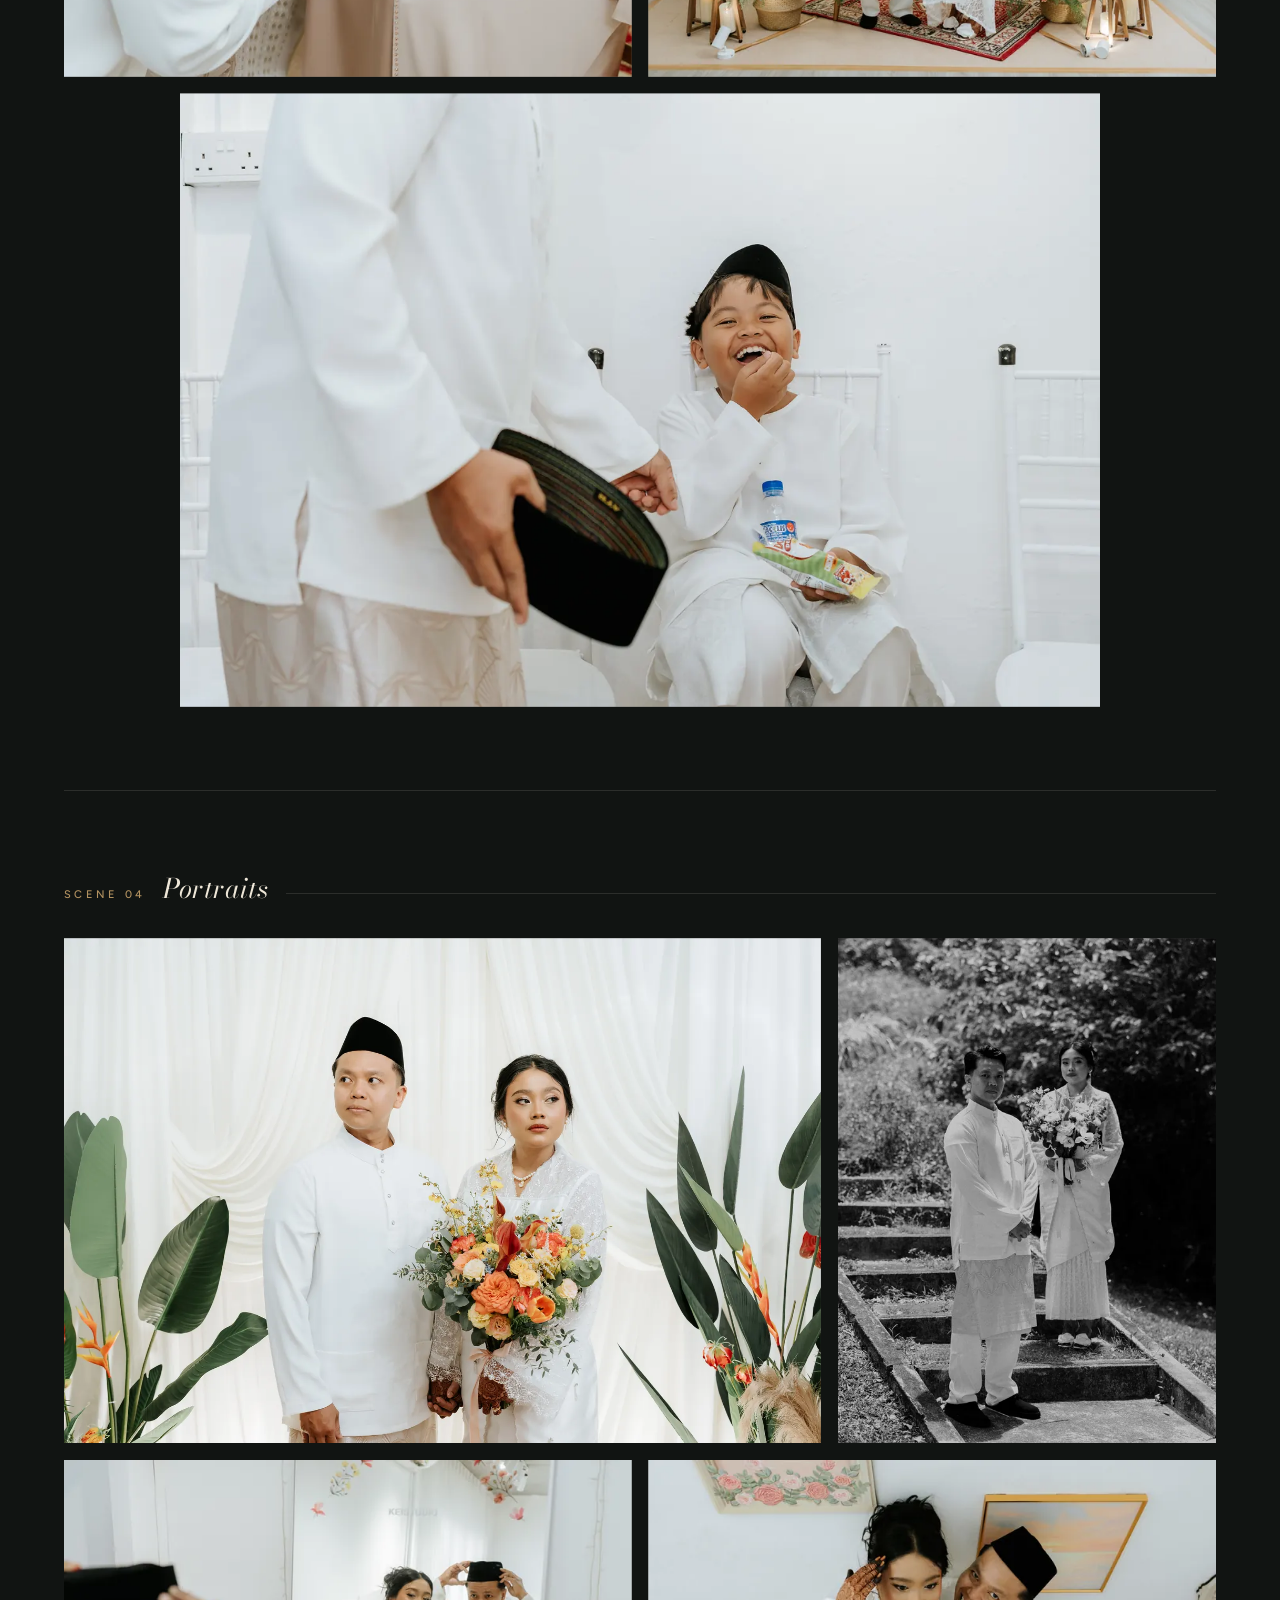
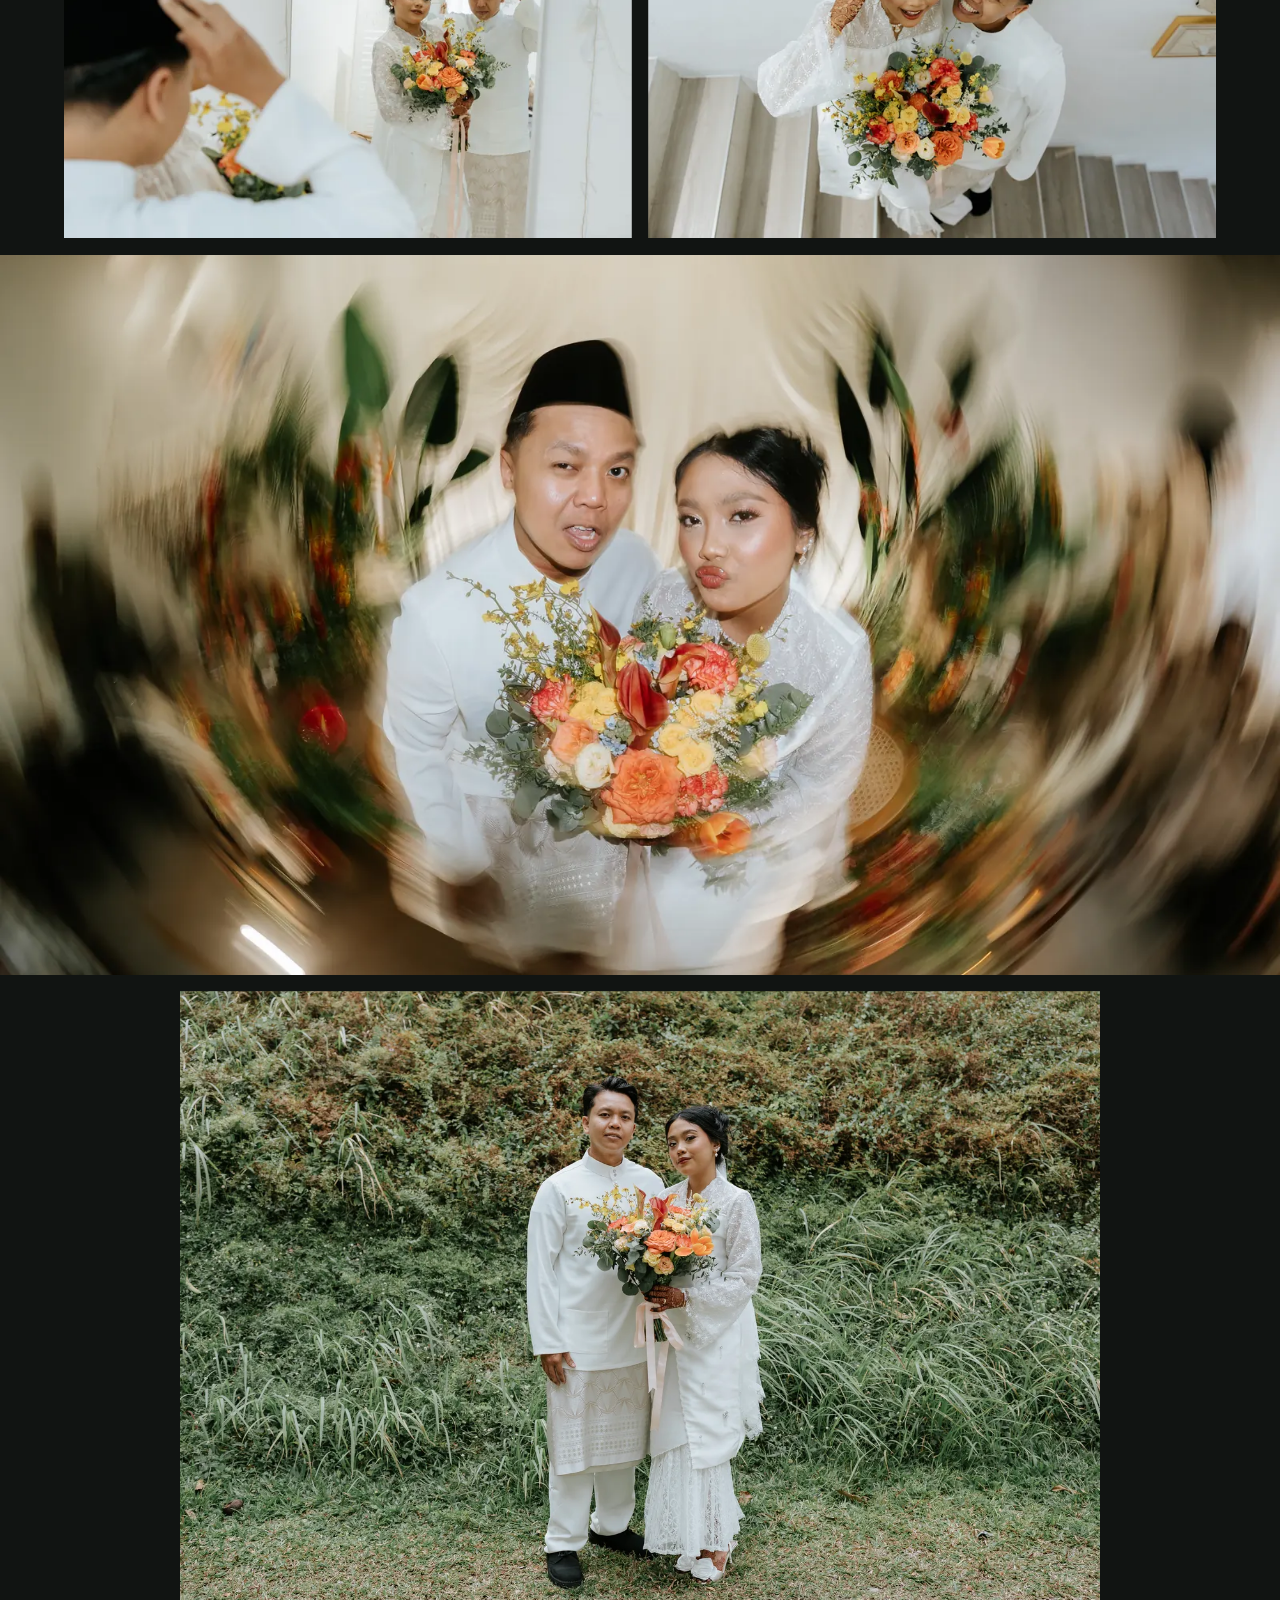
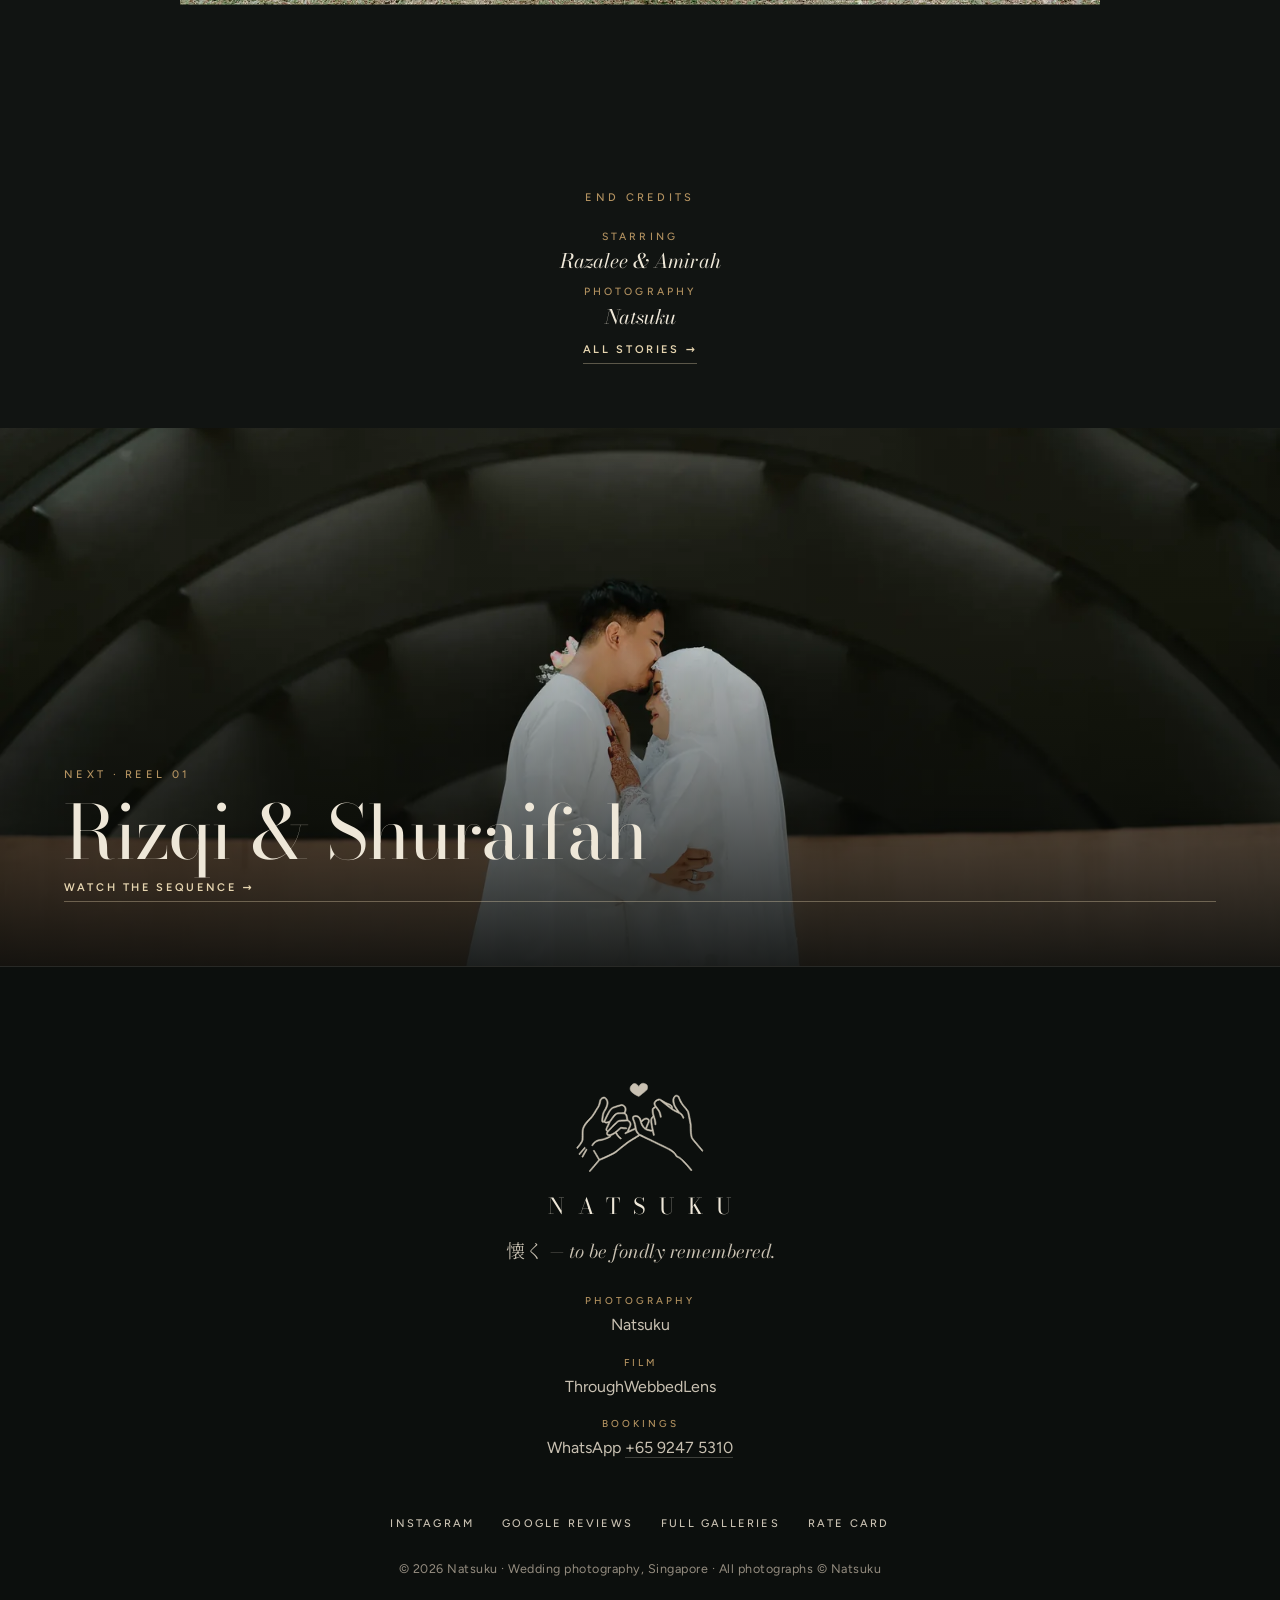
<file: story-razalee-amirah.html>
<!doctype html>
<html lang="en" class="no-js">
<head>
<meta charset="utf-8">
<meta name="viewport" content="width=device-width, initial-scale=1, viewport-fit=cover">
<title>Razalee &amp; Amirah · Natsuku</title>
<meta name="description" content="Razalee &amp; Amirah: akad nikah, February 2026. Photographed by Natsuku in Singapore.">
<meta name="theme-color" content="#070908">
<link rel="icon" type="image/png" sizes="32x32" href="assets/brand/favicon-32.png">
<link rel="apple-touch-icon" href="assets/brand/apple-touch-icon.png">
<meta property="og:type" content="website">
<meta property="og:site_name" content="Natsuku">
<meta property="og:title" content="Razalee &amp; Amirah · Natsuku">
<meta property="og:description" content="Razalee &amp; Amirah: akad nikah, February 2026. Photographed by Natsuku in Singapore.">
<meta property="og:image" content="https://natsukuco.github.io/website/assets/brand/og.jpg">
<meta property="og:url" content="https://natsukuco.github.io/website/story-razalee-amirah.html">
<meta name="twitter:card" content="summary_large_image">
<link rel="preload" href="assets/fonts/bodoni-moda-latin-standard-normal.woff2" as="font" type="font/woff2" crossorigin>
<link rel="stylesheet" href="assets/css/site.css">
<script>(function(h){h.classList.remove('no-js');h.classList.add('js');if(!window.matchMedia('(prefers-reduced-motion: reduce)').matches)h.classList.add('intro')})(document.documentElement)</script>
<script src="assets/js/site.js" defer></script>
</head>
<body>
<a class="skip" href="#scene">Skip to content</a>
<header class="bar bar--top">
  <a class="brand" href="index.html" data-nav aria-label="Natsuku, home"><img src="assets/brand/natsuku-badge-96.png" width="30" height="30" alt=""><span class="brand__word">NATSUKU</span></a>
  <div class="bar__now" aria-hidden="true"><span class="label" data-now-k>Chapter I</span><span data-now-title>Razalee &amp; Amirah</span></div>
  <div class="bar__end"><span class="tc" aria-hidden="true">TC 00:00:00:00</span><a class="pill" href="enquire.html">Check your date</a></div>
</header>
<nav class="bar bar--bottom" aria-label="Chapters">
  <span class="playhead" aria-hidden="true"></span>
  <button class="menu-btn" type="button" data-menu aria-expanded="false" aria-controls="menu"><i aria-hidden="true"></i><span data-menu-label>Chapters</span></button>
  <div class="chapters"><a href="stories.html" data-nav aria-current="page"><b>I</b>Stories</a><a href="film.html" data-nav><b>II</b>Film</a><a href="approach.html" data-nav><b>III</b>Approach</a><a href="investment.html" data-nav><b>IV</b>Investment</a><a href="enquire.html" data-nav><b>V</b>Enquire</a></div>
  <span class="bar__mobile-now" data-now-title aria-hidden="true">Razalee &amp; Amirah</span>
  <a class="pill pill--mobile" href="enquire.html">Enquire</a>
</nav>
<main id="scene" data-page="story">
<header class="opener">
  <figure class="media shift" style="--ph:#6d6a62"><img src="assets/img/ra-leaves-1600.webp" srcset="assets/img/ra-leaves-960.webp 960w, assets/img/ra-leaves-1600.webp 1600w, assets/img/ra-leaves-2400.webp 2400w" sizes="(min-width: 901px) 130vw, 100vw" width="2400" height="1600" alt="Amirah with her bouquet among tropical leaves" loading="eager" fetchpriority="high" decoding="async" style="object-position:50% 22%"></figure>
  <div class="wrap opener__copy">
    <p class="label">Chapter I · Reel 04</p>
    <h1 class="h1">Razalee &amp; Amirah</h1>
    <p class="lead">Terracotta blooms, rattan and white.</p>
    <div class="meta-row"><span>Akad nikah</span><span>February 2026</span></div>
  </div>
</header>
<section class="section section--tight">
  <div class="wrap synopsis">
    <dl>
      <div><dt>Couple</dt><dd>Razalee &amp; Amirah</dd></div>
      <div><dt>Day</dt><dd>Akad nikah</dd></div>
      <div><dt>When</dt><dd>February 2026</dd></div>
      
      <div><dt>This cut</dt><dd>18 frames</dd></div>
    </dl>
    <p class="h3">An intimate akad dressed in tropical florals, then portraits on the stairs, on the grass, and in one spinning blur of colour.</p>
  </div>
</section>
<div class="wrap" data-gallery>
  <section class="scene" aria-labelledby="sc1">
    <div class="scene__head"><span class="label">Scene 01</span><h2 class="scene__title" id="sc1">Before</h2><span class="rule"></span></div>
    <div class="rows"><div class="row row--duo-r"><figure class="media rv is-portrait" style="--ph:#65625b" data-lb data-cap="Scene 01 · Before"><img src="assets/img/ra-rattan-1200.webp" srcset="assets/img/ra-rattan-600.webp 600w, assets/img/ra-rattan-1200.webp 1200w" sizes="(max-width:700px) 92vw, 30vw" width="1200" height="1800" alt="Amirah seated on a rattan bench with her bouquet" loading="lazy" decoding="async"></figure><figure class="media rv" style="--ph:#615c54" data-lb data-cap="Scene 01 · Before"><img src="assets/img/ra-bouquet-1440.webp" srcset="assets/img/ra-bouquet-720.webp 720w, assets/img/ra-bouquet-1440.webp 1440w" sizes="(max-width:700px) 92vw, 60vw" width="1440" height="960" alt="Amirah&#x27;s terracotta bouquet and hennaed hands" loading="lazy" decoding="async"></figure></div><div class="row row--single"><figure class="media rv" style="--ph:#4e443d" data-lb data-cap="Scene 01 · Before"><img src="assets/img/ra-henna-1440.webp" srcset="assets/img/ra-henna-720.webp 720w, assets/img/ra-henna-1440.webp 1440w" sizes="(max-width:960px) 92vw, 920px" width="1440" height="960" alt="Amirah&#x27;s hennaed hands, crossed" loading="lazy" decoding="async"></figure></div></div>
  </section>
  <section class="scene" aria-labelledby="sc2">
    <div class="scene__head"><span class="label">Scene 02</span><h2 class="scene__title" id="sc2">Akad nikah</h2><span class="rule"></span></div>
    <div class="rows"><div class="row row--pair"><figure class="media rv" style="--ph:#5c5a56;--ar:3/2" data-lb data-cap="Scene 02 · Akad nikah"><img src="assets/img/ra-handshake-1440.webp" srcset="assets/img/ra-handshake-720.webp 720w, assets/img/ra-handshake-1440.webp 1440w" sizes="(max-width:700px) 46vw, 45vw" width="1440" height="960" alt="The akad handshake" loading="lazy" decoding="async"></figure><figure class="media rv" style="--ph:#5f5c58;--ar:3/2" data-lb data-cap="Scene 02 · Akad nikah"><img src="assets/img/ra-prayer-1440.webp" srcset="assets/img/ra-prayer-720.webp 720w, assets/img/ra-prayer-1440.webp 1440w" sizes="(max-width:700px) 46vw, 45vw" width="1440" height="960" alt="An elder raising his hands in prayer" loading="lazy" decoding="async"></figure></div><div class="row row--pair"><figure class="media rv" style="--ph:#555551;--ar:3/2" data-lb data-cap="Scene 02 · Akad nikah"><img src="assets/img/ra-signing-1440.webp" srcset="assets/img/ra-signing-720.webp 720w, assets/img/ra-signing-1440.webp 1440w" sizes="(max-width:700px) 46vw, 45vw" width="1440" height="960" alt="The register being signed" loading="lazy" decoding="async"></figure><figure class="media rv" style="--ph:#53514b;--ar:3/2" data-lb data-cap="Scene 02 · Akad nikah"><img src="assets/img/ra-mother-1440.webp" srcset="assets/img/ra-mother-720.webp 720w, assets/img/ra-mother-1440.webp 1440w" sizes="(max-width:700px) 46vw, 45vw" width="1440" height="960" alt="Amirah seated with family before the akad" loading="lazy" decoding="async"></figure></div></div>
  </section>
  <section class="scene" aria-labelledby="sc3">
    <div class="scene__head"><span class="label">Scene 03</span><h2 class="scene__title" id="sc3">Together</h2><span class="rule"></span></div>
    <div class="rows"><div class="row row--full"><figure class="media rv" style="--ph:#5a564e" data-lb data-cap="Scene 03 · Together"><img src="assets/img/ra-seated-1440.webp" srcset="assets/img/ra-seated-720.webp 720w, assets/img/ra-seated-1440.webp 1440w" sizes="100vw" width="1440" height="960" alt="The newlyweds seated among tropical florals" loading="lazy" decoding="async"></figure></div><div class="row row--pair"><figure class="media rv" style="--ph:#67645f;--ar:3/2" data-lb data-cap="Scene 03 · Together"><img src="assets/img/ra-hands-1440.webp" srcset="assets/img/ra-hands-720.webp 720w, assets/img/ra-hands-1440.webp 1440w" sizes="(max-width:700px) 46vw, 45vw" width="1440" height="960" alt="Hands held during the ceremony" loading="lazy" decoding="async"></figure><figure class="media rv" style="--ph:#605e57;--ar:3/2" data-lb data-cap="Scene 03 · Together"><img src="assets/img/ra-peace-1440.webp" srcset="assets/img/ra-peace-720.webp 720w, assets/img/ra-peace-1440.webp 1440w" sizes="(max-width:700px) 46vw, 45vw" width="1440" height="960" alt="The couple flashing peace signs" loading="lazy" decoding="async"></figure></div><div class="row row--single"><figure class="media rv" style="--ph:#696a6a" data-lb data-cap="Scene 03 · Together"><img src="assets/img/ra-boy-1440.webp" srcset="assets/img/ra-boy-720.webp 720w, assets/img/ra-boy-1440.webp 1440w" sizes="(max-width:960px) 92vw, 920px" width="1440" height="960" alt="A young guest laughing at the ceremony" loading="lazy" decoding="async"></figure></div></div>
  </section>
  <section class="scene" aria-labelledby="sc4">
    <div class="scene__head"><span class="label">Scene 04</span><h2 class="scene__title" id="sc4">Portraits</h2><span class="rule"></span></div>
    <div class="rows"><div class="row row--duo"><figure class="media rv" style="--ph:#6b6a66" data-lb data-cap="Scene 04 · Portraits"><img src="assets/img/ra-portrait-1440.webp" srcset="assets/img/ra-portrait-720.webp 720w, assets/img/ra-portrait-1440.webp 1440w" sizes="(max-width:700px) 92vw, 60vw" width="1440" height="960" alt="Razalee and Amirah standing among tropical leaves" loading="lazy" decoding="async"></figure><figure class="media rv is-portrait" style="--ph:#333333" data-lb data-cap="Scene 04 · Portraits"><img src="assets/img/ra-bw-stairs-1200.webp" srcset="assets/img/ra-bw-stairs-600.webp 600w, assets/img/ra-bw-stairs-1200.webp 1200w" sizes="(max-width:700px) 92vw, 30vw" width="1200" height="1800" alt="Razalee and Amirah on garden steps in black and white" loading="lazy" decoding="async"></figure></div><div class="row row--pair"><figure class="media rv" style="--ph:#63635f;--ar:3/2" data-lb data-cap="Scene 04 · Portraits"><img src="assets/img/ra-mirror-1440.webp" srcset="assets/img/ra-mirror-720.webp 720w, assets/img/ra-mirror-1440.webp 1440w" sizes="(max-width:700px) 46vw, 45vw" width="1440" height="960" alt="Razalee straightening his songkok while Amirah waits" loading="lazy" decoding="async"></figure><figure class="media rv" style="--ph:#5b5954;--ar:3/2" data-lb data-cap="Scene 04 · Portraits"><img src="assets/img/ra-stairs-top-1440.webp" srcset="assets/img/ra-stairs-top-720.webp 720w, assets/img/ra-stairs-top-1440.webp 1440w" sizes="(max-width:700px) 46vw, 45vw" width="1440" height="960" alt="The couple looking up from the stairs" loading="lazy" decoding="async"></figure></div><div class="row row--full"><figure class="media rv" style="--ph:#484034" data-lb data-cap="Scene 04 · Portraits"><img src="assets/img/ra-spin-1600.webp" srcset="assets/img/ra-spin-960.webp 960w, assets/img/ra-spin-1600.webp 1600w, assets/img/ra-spin-2400.webp 2400w" sizes="100vw" width="2400" height="1600" alt="The couple in a spinning blur of colour" loading="lazy" decoding="async"></figure></div><div class="row row--single"><figure class="media rv" style="--ph:#3a3e30" data-lb data-cap="Scene 04 · Portraits"><img src="assets/img/ra-grass-1440.webp" srcset="assets/img/ra-grass-720.webp 720w, assets/img/ra-grass-1440.webp 1440w" sizes="(max-width:960px) 92vw, 920px" width="1440" height="960" alt="Razalee and Amirah on a grassy slope" loading="lazy" decoding="async"></figure></div></div>
  </section>
  
</div>
<section class="wrap endcredits">
  <p class="label">End credits</p>
  <dl><div><dt>Starring</dt><dd>Razalee &amp; Amirah</dd></div><div><dt>Photography</dt><dd>Natsuku</dd></div></dl>
  <a class="link" href="stories.html">All stories →</a>
</section>
<a class="nextreel" href="story-rizqi-shuraifah.html">
  <figure class="media" style="--ph:#302d25"><img src="assets/img/rs-ribs-1600.webp" srcset="assets/img/rs-ribs-960.webp 960w, assets/img/rs-ribs-1600.webp 1600w, assets/img/rs-ribs-2400.webp 2400w" sizes="100vw" width="2400" height="1600" alt="Rizqi and Shuraifah beneath a vaulted, ribbed ceiling" loading="lazy" decoding="async"></figure>
  <div class="wrap nextreel__copy"><p class="label">Next · Reel 01</p><p class="h1">Rizqi &amp; Shuraifah</p><span class="link">Watch the sequence →</span></div>
</a>

<footer class="credits">
  <div class="wrap">
    <svg class="credits__mark" viewBox="0 0 1315 935" aria-hidden="true" focusable="false"><use href="#pinky"/></svg>
    <p class="credits__word">NATSUKU</p>
    <p class="credits__tag"><span class="ja" lang="ja">懐く</span> — to be fondly remembered.</p>
    <dl class="credits__roll">
      <div><dt>Photography</dt><dd>Natsuku</dd></div>
      <div><dt>Film</dt><dd>ThroughWebbedLens</dd></div>
      <div><dt>Bookings</dt><dd>WhatsApp <a href="https://wa.me/6592475310" target="_blank" rel="noopener">+65 9247 5310</a></dd></div>
    </dl>
    <nav class="credits__links" aria-label="Elsewhere">
      <a href="https://www.instagram.com/natsuku.co/" target="_blank" rel="noopener">Instagram</a>
      <a href="https://maps.app.goo.gl/2jhCvsvyrYShcupk6?g_st=ac" target="_blank" rel="noopener">Google reviews</a>
      <a href="https://skybite.pic-time.com/client" target="_blank" rel="noopener">Full galleries</a>
      <a href="https://drive.google.com/file/d/1qA7vYu13YQF0fBHz8c6XMIGLbBtwfNn7/view?usp=sharing" target="_blank" rel="noopener">Rate card</a>
    </nav>
    <p class="credits__fine">© 2026 Natsuku · Wedding photography, Singapore · All photographs © Natsuku</p>
  </div>
</footer>
</main>

<svg width="0" height="0" style="position:absolute" aria-hidden="true" focusable="false"><symbol id="pinky" viewBox="180 345 1315 935"><path d="M319,1264C317,1262 316,1259 316,1259C316,1258 338,1232 364,1202C390,1171 412,1146 412,1145C412,1144 367,1067 357,1052C356,1050 356,1050 360,1048C362,1046 365,1045 365,1044C366,1044 376,1060 393,1089C408,1114 421,1135 421,1136C423,1138 421,1139 466,1119C544,1084 576,1067 596,1050C609,1039 654,1002 684,979C707,961 715,956 766,924L823,889L815,880C810,875 804,868 802,863C797,855 790,839 790,836C790,831 791,831 700,872L686,879L684,875C680,868 680,868 693,862L704,856L712,838C716,827 722,814 725,808C732,795 734,788 734,779C734,767 727,757 713,749L707,745L669,747C625,749 627,749 618,754C610,758 589,778 539,829C509,860 505,865 505,874C505,884 521,888 538,883C558,876 593,853 623,823C630,817 635,813 637,812C642,810 655,811 664,813C671,814 689,815 695,814C698,814 698,814 701,819L703,824L700,825C696,827 671,827 661,825C656,824 650,823 647,823L642,823L630,834C624,840 613,849 607,854L596,863L600,870C612,892 628,911 641,918C647,922 647,922 644,929C643,933 642,933 634,928C620,920 602,899 591,879C588,875 586,872 586,872C586,871 582,874 577,876C566,884 551,891 543,894C539,895 536,896 535,896C534,897 534,898 536,902L539,906L534,909C527,914 503,926 491,930C470,939 450,945 430,948C424,948 416,950 412,951C390,956 368,974 355,996C352,1002 352,1002 344,999C340,998 340,998 346,987C351,978 362,966 371,959C386,946 403,939 426,936C449,933 468,927 492,917C508,910 526,900 526,899C525,899 522,898 519,897C505,895 498,891 495,883C492,877 493,868 496,860L499,854L495,851C488,845 485,836 487,827C488,824 494,810 501,794C508,779 514,766 513,766C513,765 508,766 504,767C490,769 478,767 471,760C469,758 468,757 465,759C449,764 441,754 444,734C444,730 445,722 446,714C449,679 457,652 470,634C483,617 498,577 498,560C498,540 485,516 473,513C464,511 453,514 445,522C438,528 436,532 432,554C424,585 421,593 408,613C402,622 391,640 384,652C361,690 345,711 326,730C292,766 275,788 264,813C255,834 254,840 254,898L253,941L250,949C244,967 228,990 202,1020C197,1026 192,1031 192,1030C192,1030 190,1027 190,1024L188,1018L194,1011C215,987 234,959 240,943C241,940 241,928 242,894C242,844 243,836 248,820C258,790 277,764 313,726C335,704 349,686 372,648C379,636 390,618 396,610C412,585 412,584 420,548C425,527 427,523 434,516C447,501 467,496 481,503C497,511 510,537 510,560C510,580 495,621 481,641C471,654 466,668 462,690C459,703 456,733 456,743C456,748 456,748 459,747C464,747 466,745 473,732C492,690 513,650 524,634C532,621 543,612 556,605C562,602 636,577 644,576C660,573 678,583 689,602C698,616 697,640 688,658L684,664L687,666C694,669 702,679 705,688C706,690 708,701 710,711C712,721 713,731 714,732C714,734 716,736 720,738C737,749 746,763 746,780C746,789 743,798 736,812C729,827 721,847 722,848C722,848 737,842 754,834L786,820L785,815C785,800 776,764 771,752C762,734 758,715 761,706C763,697 767,694 780,691C807,684 830,695 843,721C846,727 848,734 849,736C851,744 851,744 858,738C884,712 909,708 929,727C935,732 936,746 932,759C931,762 924,779 917,795C908,816 905,825 905,826C907,827 932,835 943,837C952,839 960,840 960,838C961,838 960,829 958,819C950,780 947,756 947,738C948,726 948,725 951,719C954,711 961,703 967,698L972,695L969,687C964,671 962,655 962,642C961,620 965,613 979,605C992,598 992,599 987,589C978,571 978,560 987,547C996,533 1010,524 1026,520C1037,518 1041,518 1041,521C1042,523 1042,523 1043,522C1044,520 1045,521 1053,526C1082,545 1113,562 1130,567C1148,573 1159,580 1165,589C1170,597 1172,602 1172,612L1173,620L1186,628C1207,640 1220,646 1220,645C1221,645 1213,633 1204,619C1188,594 1187,593 1183,579C1176,559 1174,551 1174,535C1174,524 1175,520 1177,514C1182,499 1191,488 1203,482C1213,478 1226,481 1235,490C1239,494 1241,498 1248,516C1263,550 1279,576 1303,602C1319,620 1330,635 1336,646C1339,652 1344,674 1355,731L1364,782L1365,822C1366,862 1366,870 1371,896C1374,914 1376,917 1390,936C1396,944 1470,1031 1481,1044C1483,1046 1483,1046 1481,1052L1479,1059L1476,1057C1475,1056 1456,1033 1434,1007C1365,926 1365,926 1360,900C1355,875 1354,866 1353,824L1352,784L1342,731C1330,668 1327,656 1323,648C1318,639 1307,625 1298,614C1281,596 1271,583 1257,561C1248,546 1246,542 1237,519C1228,500 1226,496 1219,494C1213,491 1210,492 1204,495C1184,509 1181,537 1195,577C1198,588 1200,590 1221,623C1244,656 1244,657 1250,660C1269,671 1278,683 1287,707L1290,715L1285,718C1282,719 1279,720 1279,719C1278,719 1277,715 1276,711C1270,697 1265,689 1257,681C1251,675 1248,673 1228,663C1216,657 1198,648 1188,643C1178,637 1170,633 1169,633C1168,633 1139,610 1103,582L1039,531L1034,532C1021,533 1013,537 1004,545C995,554 993,560 993,568C994,579 1000,589 1022,618C1042,645 1043,647 1050,669C1053,681 1057,700 1057,705C1057,707 1057,707 1051,707L1045,707L1044,697C1041,684 1036,666 1032,656C1030,651 1025,643 1014,628L999,608L990,613C975,621 973,624 974,641C974,658 976,666 988,708C995,729 999,744 1001,760C1002,770 1002,784 1001,785C1001,786 998,785 995,784C989,783 989,783 990,779C992,769 980,710 975,708C973,708 965,717 962,723C959,729 959,730 959,739C959,764 967,811 981,870C984,881 986,890 986,891C986,893 976,896 975,894C975,894 972,884 970,873L964,852L954,851C944,850 929,847 908,840C891,834 888,832 879,824C858,802 844,776 839,748C833,713 811,696 784,702C774,705 772,706 772,715C773,723 775,732 782,747C787,760 791,773 796,800C798,812 800,825 801,828C805,848 818,869 832,879C836,882 988,956 1046,984C1080,1000 1135,1028 1143,1032C1164,1044 1186,1061 1197,1073C1202,1078 1205,1082 1208,1088C1214,1102 1220,1107 1234,1112C1250,1118 1273,1138 1305,1172C1330,1200 1372,1248 1372,1250C1372,1250 1370,1252 1368,1255L1364,1259L1347,1239C1322,1208 1306,1191 1283,1167C1254,1138 1240,1127 1227,1122C1214,1118 1204,1109 1198,1095C1192,1084 1186,1077 1168,1064C1144,1046 1131,1039 1052,1001C1030,990 972,962 924,939C875,915 835,896 835,896C834,896 808,913 775,933C725,964 712,973 696,986C662,1012 632,1036 614,1051C605,1059 593,1068 589,1071C570,1084 515,1111 446,1141L424,1150L374,1209C346,1242 323,1268 323,1268C323,1268 321,1266 319,1264Z M244,1116C242,1115 240,1114 240,1113C240,1112 281,1037 283,1035C284,1034 285,1034 289,1037L294,1040L272,1079C260,1101 250,1119 250,1119C249,1119 247,1118 244,1116Z M213,1089C212,1086 211,1083 211,1083C211,1082 267,1016 268,1015C270,1015 278,1022 276,1024C274,1027 216,1095 216,1095C216,1095 214,1092 213,1089Z M583,767C613,738 613,738 663,735C683,734 700,733 700,732C702,731 695,696 692,690C689,684 685,679 679,675C670,670 620,669 605,675C597,678 589,684 583,690C575,697 535,751 531,759C526,769 499,827 498,830C498,834 500,840 503,842L506,845L536,814C553,797 574,776 583,767Z M907,788C926,743 927,739 916,732C909,728 904,727 899,727C888,729 872,739 860,753L855,759L856,764C858,771 866,788 873,797C880,808 892,820 893,819C894,819 900,805 907,788Z M514,752C517,751 521,749 522,749C522,748 530,739 538,728C570,683 577,675 593,667C606,660 610,660 643,660L672,659L674,657C683,645 686,622 679,609C672,596 663,589 652,588C645,588 643,588 606,600C584,608 565,614 562,615C549,622 538,632 529,648C514,674 477,748 479,750C479,751 481,752 482,753C487,756 503,755 514,752Z M1160,607C1160,600 1151,589 1141,584C1133,581 1119,576 1118,577C1118,578 1123,582 1129,587C1161,612 1160,611 1160,607Z"/><path d="M815,489C794,480 774,467 760,456C730,430 728,401 755,374C776,353 800,358 821,387C823,390 825,393 826,393C826,393 827,390 829,387C843,359 868,351 895,365C905,370 910,375 913,383C917,394 914,417 907,428C904,431 828,493 826,493C826,493 821,491 815,489Z"/></symbol></svg>
<div class="shutter shutter--t" aria-hidden="true"></div><div class="shutter shutter--b" aria-hidden="true"></div>
<div class="card" aria-hidden="true">
  <svg class="card__ident" viewBox="180 345 1315 935" focusable="false"><path d="M319,1264C317,1262 316,1259 316,1259C316,1258 338,1232 364,1202C390,1171 412,1146 412,1145C412,1144 367,1067 357,1052C356,1050 356,1050 360,1048C362,1046 365,1045 365,1044C366,1044 376,1060 393,1089C408,1114 421,1135 421,1136C423,1138 421,1139 466,1119C544,1084 576,1067 596,1050C609,1039 654,1002 684,979C707,961 715,956 766,924L823,889L815,880C810,875 804,868 802,863C797,855 790,839 790,836C790,831 791,831 700,872L686,879L684,875C680,868 680,868 693,862L704,856L712,838C716,827 722,814 725,808C732,795 734,788 734,779C734,767 727,757 713,749L707,745L669,747C625,749 627,749 618,754C610,758 589,778 539,829C509,860 505,865 505,874C505,884 521,888 538,883C558,876 593,853 623,823C630,817 635,813 637,812C642,810 655,811 664,813C671,814 689,815 695,814C698,814 698,814 701,819L703,824L700,825C696,827 671,827 661,825C656,824 650,823 647,823L642,823L630,834C624,840 613,849 607,854L596,863L600,870C612,892 628,911 641,918C647,922 647,922 644,929C643,933 642,933 634,928C620,920 602,899 591,879C588,875 586,872 586,872C586,871 582,874 577,876C566,884 551,891 543,894C539,895 536,896 535,896C534,897 534,898 536,902L539,906L534,909C527,914 503,926 491,930C470,939 450,945 430,948C424,948 416,950 412,951C390,956 368,974 355,996C352,1002 352,1002 344,999C340,998 340,998 346,987C351,978 362,966 371,959C386,946 403,939 426,936C449,933 468,927 492,917C508,910 526,900 526,899C525,899 522,898 519,897C505,895 498,891 495,883C492,877 493,868 496,860L499,854L495,851C488,845 485,836 487,827C488,824 494,810 501,794C508,779 514,766 513,766C513,765 508,766 504,767C490,769 478,767 471,760C469,758 468,757 465,759C449,764 441,754 444,734C444,730 445,722 446,714C449,679 457,652 470,634C483,617 498,577 498,560C498,540 485,516 473,513C464,511 453,514 445,522C438,528 436,532 432,554C424,585 421,593 408,613C402,622 391,640 384,652C361,690 345,711 326,730C292,766 275,788 264,813C255,834 254,840 254,898L253,941L250,949C244,967 228,990 202,1020C197,1026 192,1031 192,1030C192,1030 190,1027 190,1024L188,1018L194,1011C215,987 234,959 240,943C241,940 241,928 242,894C242,844 243,836 248,820C258,790 277,764 313,726C335,704 349,686 372,648C379,636 390,618 396,610C412,585 412,584 420,548C425,527 427,523 434,516C447,501 467,496 481,503C497,511 510,537 510,560C510,580 495,621 481,641C471,654 466,668 462,690C459,703 456,733 456,743C456,748 456,748 459,747C464,747 466,745 473,732C492,690 513,650 524,634C532,621 543,612 556,605C562,602 636,577 644,576C660,573 678,583 689,602C698,616 697,640 688,658L684,664L687,666C694,669 702,679 705,688C706,690 708,701 710,711C712,721 713,731 714,732C714,734 716,736 720,738C737,749 746,763 746,780C746,789 743,798 736,812C729,827 721,847 722,848C722,848 737,842 754,834L786,820L785,815C785,800 776,764 771,752C762,734 758,715 761,706C763,697 767,694 780,691C807,684 830,695 843,721C846,727 848,734 849,736C851,744 851,744 858,738C884,712 909,708 929,727C935,732 936,746 932,759C931,762 924,779 917,795C908,816 905,825 905,826C907,827 932,835 943,837C952,839 960,840 960,838C961,838 960,829 958,819C950,780 947,756 947,738C948,726 948,725 951,719C954,711 961,703 967,698L972,695L969,687C964,671 962,655 962,642C961,620 965,613 979,605C992,598 992,599 987,589C978,571 978,560 987,547C996,533 1010,524 1026,520C1037,518 1041,518 1041,521C1042,523 1042,523 1043,522C1044,520 1045,521 1053,526C1082,545 1113,562 1130,567C1148,573 1159,580 1165,589C1170,597 1172,602 1172,612L1173,620L1186,628C1207,640 1220,646 1220,645C1221,645 1213,633 1204,619C1188,594 1187,593 1183,579C1176,559 1174,551 1174,535C1174,524 1175,520 1177,514C1182,499 1191,488 1203,482C1213,478 1226,481 1235,490C1239,494 1241,498 1248,516C1263,550 1279,576 1303,602C1319,620 1330,635 1336,646C1339,652 1344,674 1355,731L1364,782L1365,822C1366,862 1366,870 1371,896C1374,914 1376,917 1390,936C1396,944 1470,1031 1481,1044C1483,1046 1483,1046 1481,1052L1479,1059L1476,1057C1475,1056 1456,1033 1434,1007C1365,926 1365,926 1360,900C1355,875 1354,866 1353,824L1352,784L1342,731C1330,668 1327,656 1323,648C1318,639 1307,625 1298,614C1281,596 1271,583 1257,561C1248,546 1246,542 1237,519C1228,500 1226,496 1219,494C1213,491 1210,492 1204,495C1184,509 1181,537 1195,577C1198,588 1200,590 1221,623C1244,656 1244,657 1250,660C1269,671 1278,683 1287,707L1290,715L1285,718C1282,719 1279,720 1279,719C1278,719 1277,715 1276,711C1270,697 1265,689 1257,681C1251,675 1248,673 1228,663C1216,657 1198,648 1188,643C1178,637 1170,633 1169,633C1168,633 1139,610 1103,582L1039,531L1034,532C1021,533 1013,537 1004,545C995,554 993,560 993,568C994,579 1000,589 1022,618C1042,645 1043,647 1050,669C1053,681 1057,700 1057,705C1057,707 1057,707 1051,707L1045,707L1044,697C1041,684 1036,666 1032,656C1030,651 1025,643 1014,628L999,608L990,613C975,621 973,624 974,641C974,658 976,666 988,708C995,729 999,744 1001,760C1002,770 1002,784 1001,785C1001,786 998,785 995,784C989,783 989,783 990,779C992,769 980,710 975,708C973,708 965,717 962,723C959,729 959,730 959,739C959,764 967,811 981,870C984,881 986,890 986,891C986,893 976,896 975,894C975,894 972,884 970,873L964,852L954,851C944,850 929,847 908,840C891,834 888,832 879,824C858,802 844,776 839,748C833,713 811,696 784,702C774,705 772,706 772,715C773,723 775,732 782,747C787,760 791,773 796,800C798,812 800,825 801,828C805,848 818,869 832,879C836,882 988,956 1046,984C1080,1000 1135,1028 1143,1032C1164,1044 1186,1061 1197,1073C1202,1078 1205,1082 1208,1088C1214,1102 1220,1107 1234,1112C1250,1118 1273,1138 1305,1172C1330,1200 1372,1248 1372,1250C1372,1250 1370,1252 1368,1255L1364,1259L1347,1239C1322,1208 1306,1191 1283,1167C1254,1138 1240,1127 1227,1122C1214,1118 1204,1109 1198,1095C1192,1084 1186,1077 1168,1064C1144,1046 1131,1039 1052,1001C1030,990 972,962 924,939C875,915 835,896 835,896C834,896 808,913 775,933C725,964 712,973 696,986C662,1012 632,1036 614,1051C605,1059 593,1068 589,1071C570,1084 515,1111 446,1141L424,1150L374,1209C346,1242 323,1268 323,1268C323,1268 321,1266 319,1264Z M244,1116C242,1115 240,1114 240,1113C240,1112 281,1037 283,1035C284,1034 285,1034 289,1037L294,1040L272,1079C260,1101 250,1119 250,1119C249,1119 247,1118 244,1116Z M213,1089C212,1086 211,1083 211,1083C211,1082 267,1016 268,1015C270,1015 278,1022 276,1024C274,1027 216,1095 216,1095C216,1095 214,1092 213,1089Z M583,767C613,738 613,738 663,735C683,734 700,733 700,732C702,731 695,696 692,690C689,684 685,679 679,675C670,670 620,669 605,675C597,678 589,684 583,690C575,697 535,751 531,759C526,769 499,827 498,830C498,834 500,840 503,842L506,845L536,814C553,797 574,776 583,767Z M907,788C926,743 927,739 916,732C909,728 904,727 899,727C888,729 872,739 860,753L855,759L856,764C858,771 866,788 873,797C880,808 892,820 893,819C894,819 900,805 907,788Z M514,752C517,751 521,749 522,749C522,748 530,739 538,728C570,683 577,675 593,667C606,660 610,660 643,660L672,659L674,657C683,645 686,622 679,609C672,596 663,589 652,588C645,588 643,588 606,600C584,608 565,614 562,615C549,622 538,632 529,648C514,674 477,748 479,750C479,751 481,752 482,753C487,756 503,755 514,752Z M1160,607C1160,600 1151,589 1141,584C1133,581 1119,576 1118,577C1118,578 1123,582 1129,587C1161,612 1160,611 1160,607Z"/><path d="M815,489C794,480 774,467 760,456C730,430 728,401 755,374C776,353 800,358 821,387C823,390 825,393 826,393C826,393 827,390 829,387C843,359 868,351 895,365C905,370 910,375 913,383C917,394 914,417 907,428C904,431 828,493 826,493C826,493 821,491 815,489Z"/></svg>
  <p class="card__k">Chapter I · Reel 04</p><p class="card__t">Razalee &amp; Amirah</p><span class="card__rule"></span>
</div>
<div class="menu" id="menu" aria-hidden="true">
  <p class="label">Chapter select</p>
  <a href="index.html" data-nav><b>—</b><span>Prologue</span></a><a href="stories.html" data-nav aria-current="page"><b>I</b><span>Stories</span></a><a href="film.html" data-nav><b>II</b><span>Film</span></a><a href="approach.html" data-nav><b>III</b><span>Approach</span></a><a href="investment.html" data-nav><b>IV</b><span>Investment</span></a><a href="enquire.html" data-nav><b>V</b><span>Enquire</span></a>
  <div class="menu__foot"><a href="https://wa.me/6592475310" target="_blank" rel="noopener">WhatsApp +65 9247 5310</a><a href="https://www.instagram.com/natsuku.co/" target="_blank" rel="noopener">Instagram @natsuku.co</a></div>
</div>
<div class="lb" role="dialog" aria-modal="true" aria-label="Photo viewer" aria-hidden="true">
  <div class="lb__top"><span class="lb__count label">01 / 01</span><button class="lb__close" type="button">Close ✕</button></div>
  <div class="lb__stage"><img alt=""><button class="lb__nav lb__nav--prev" type="button" aria-label="Previous photo">←</button><button class="lb__nav lb__nav--next" type="button" aria-label="Next photo">→</button></div>
  <div class="lb__bottom"><span class="lb__cap"></span><span class="tc" aria-hidden="true">TC 00:00:00:00</span></div>
</div>
<div class="player" role="dialog" aria-modal="true" aria-label="Film player" aria-hidden="true">
  <div class="player__top"><span class="label player__k">Now playing</span><button class="player__close" type="button">Close ✕</button></div>
  <div class="player__stage"><div class="player__frame"></div></div>
  <div class="player__bottom"><p class="player__t"></p><a class="link player__ext" href="https://drive.google.com/drive/folders/1RJRuSarl9iAFDM6XpxH4_MI5Bdhof6KO" target="_blank" rel="noopener">Open in Google Drive ↗</a></div>
</div>
<div class="grain" aria-hidden="true"></div>
</body>
</html>
</file>
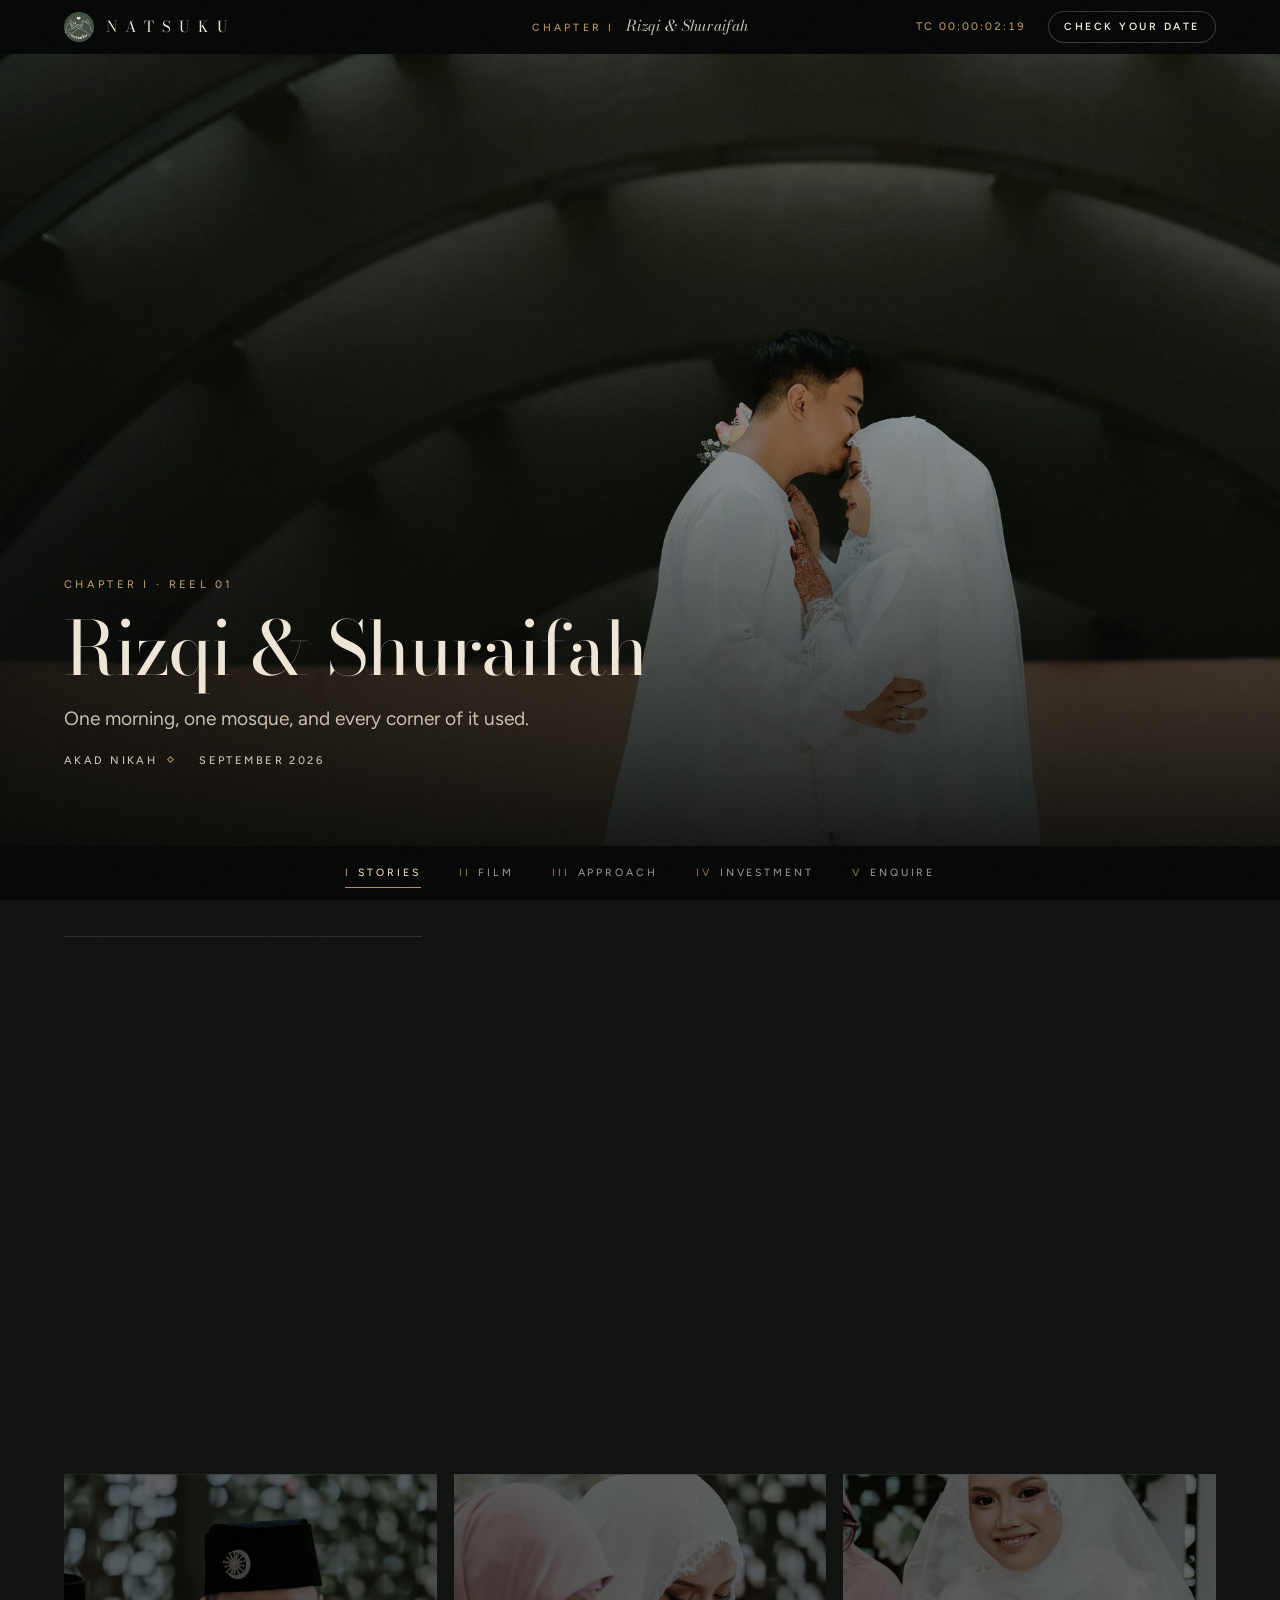
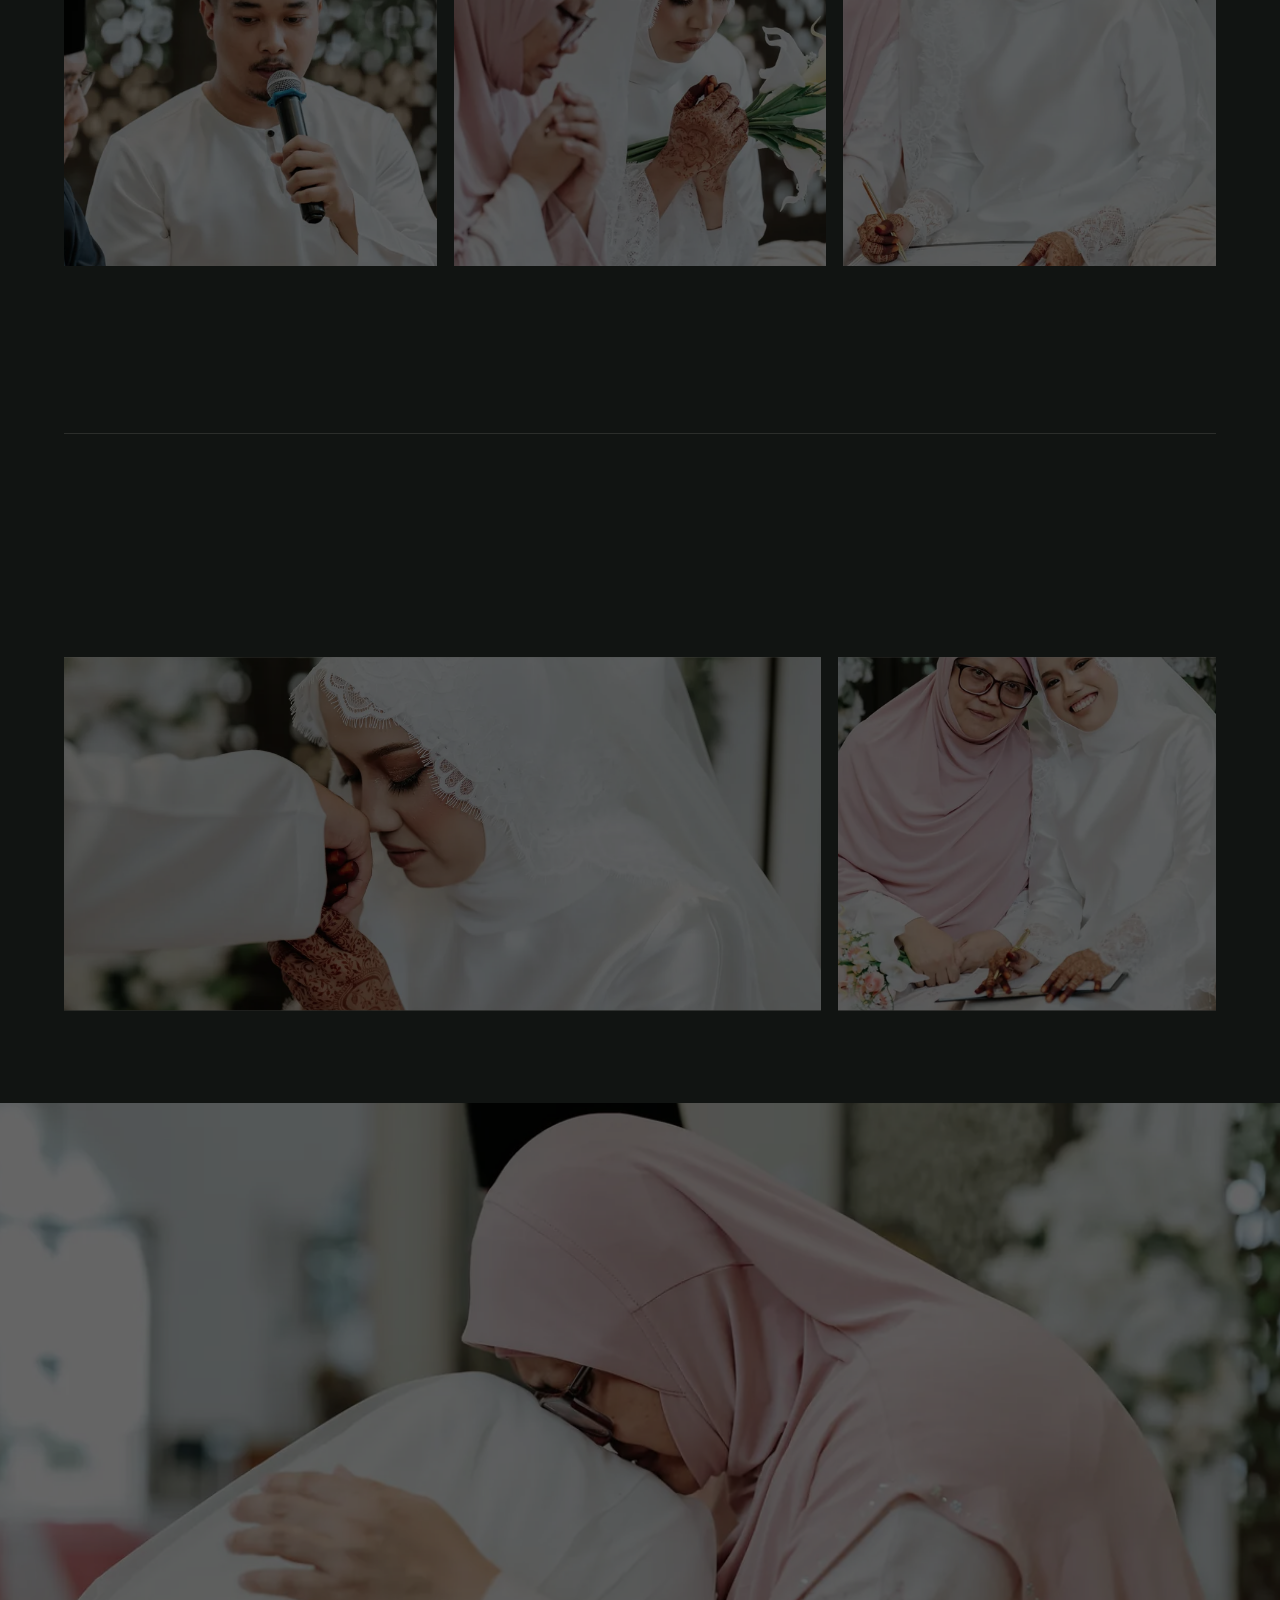
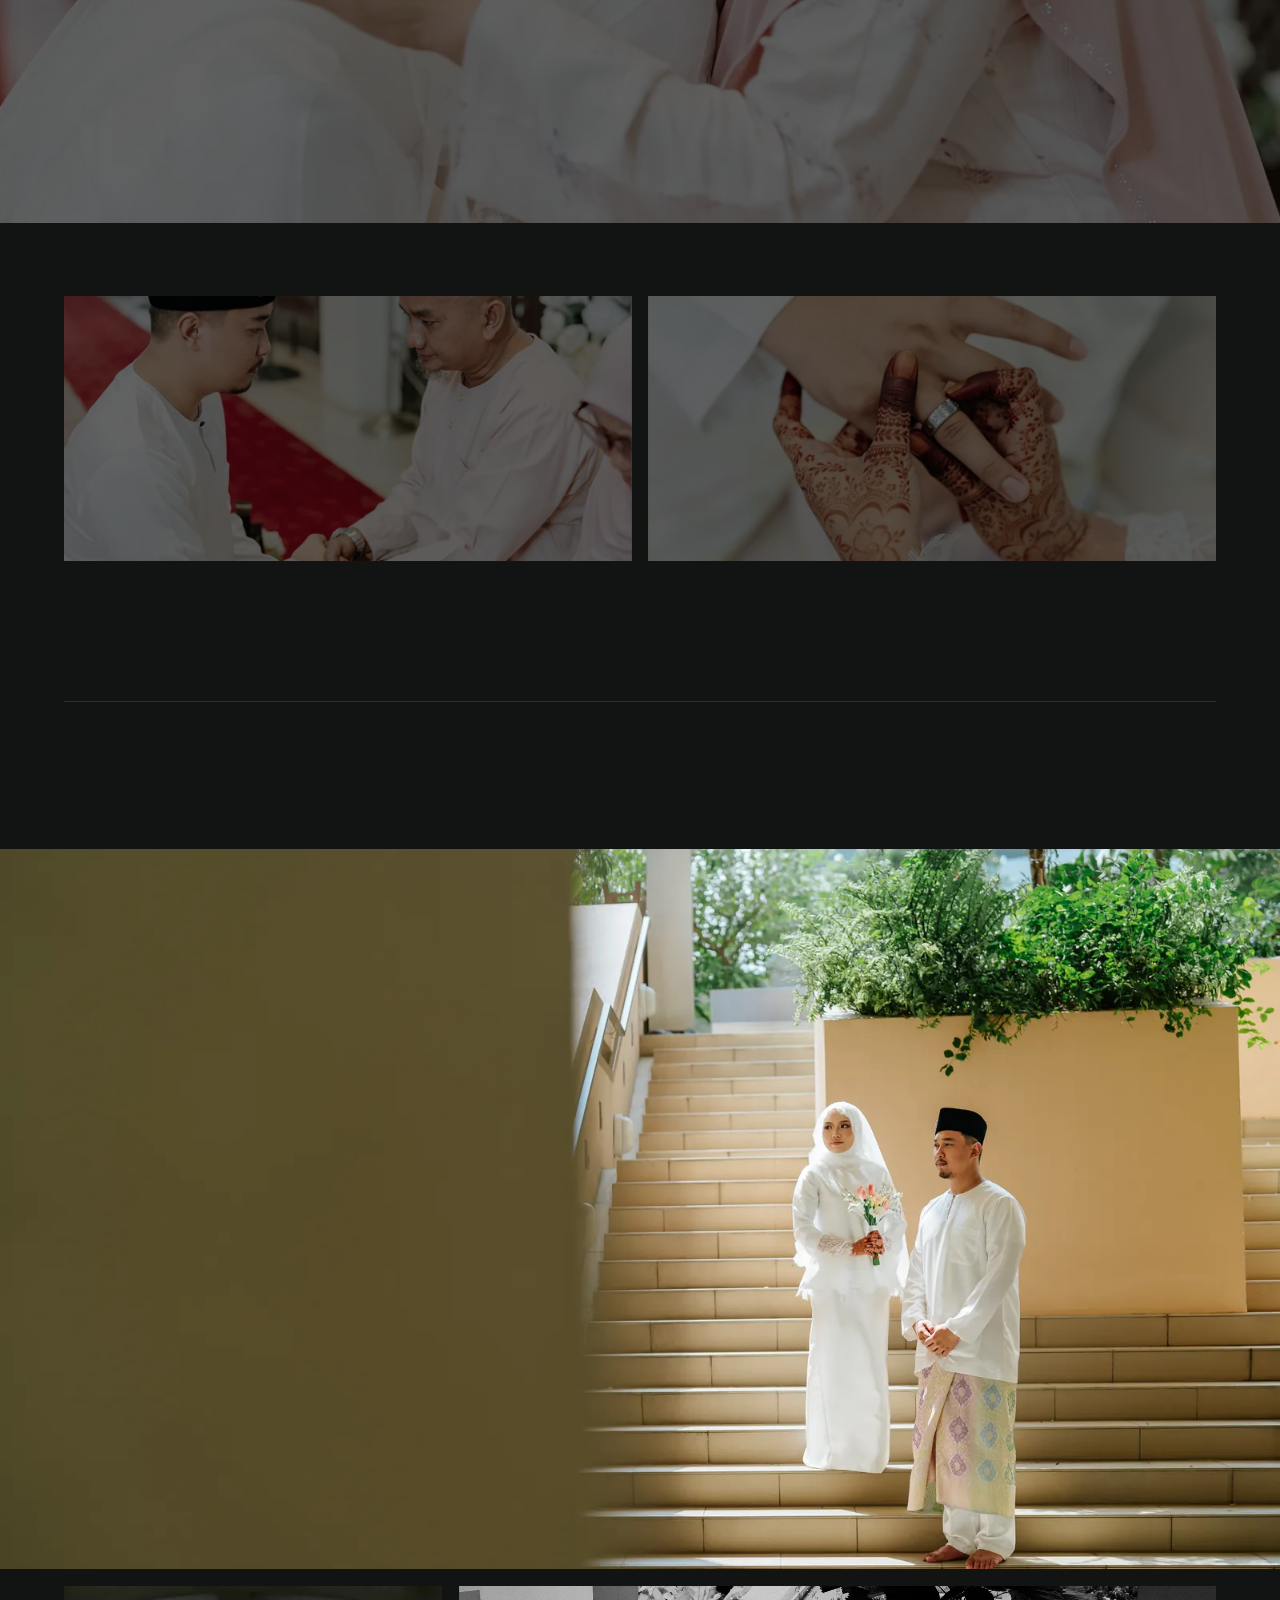
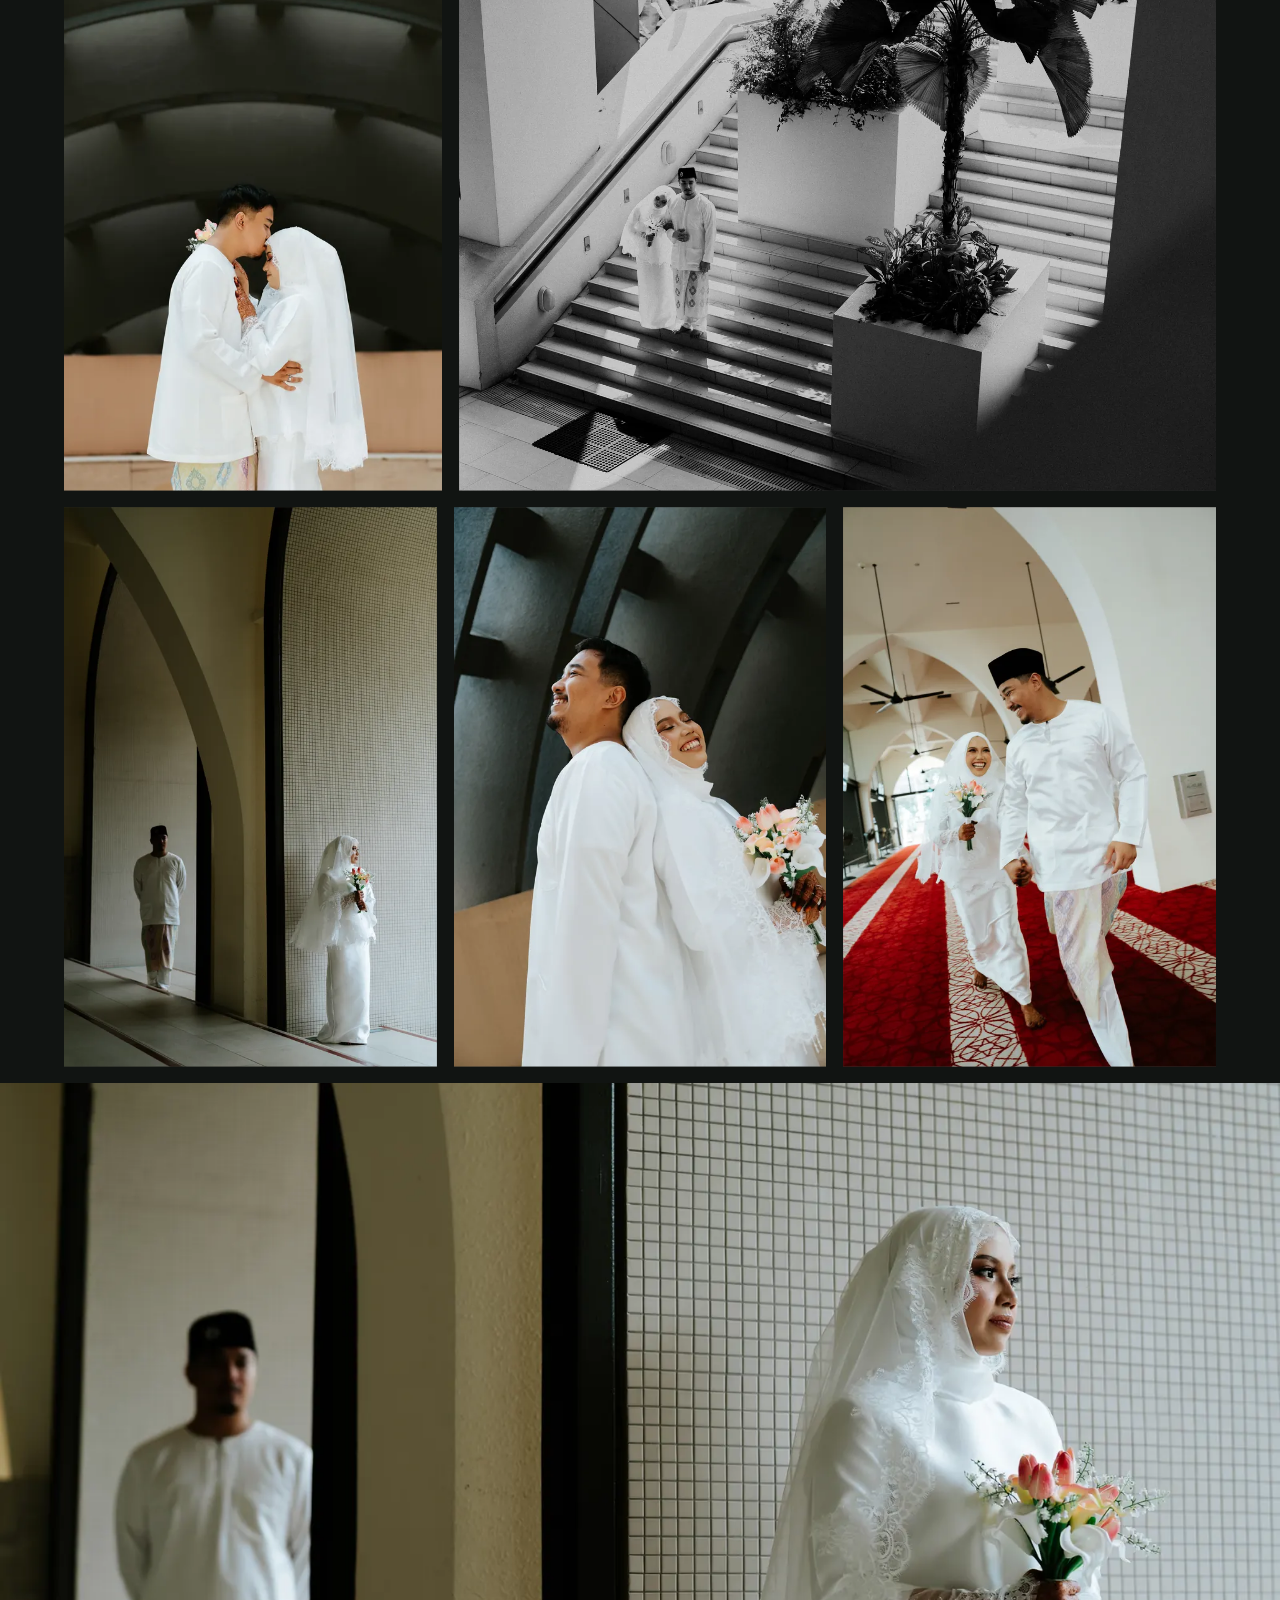
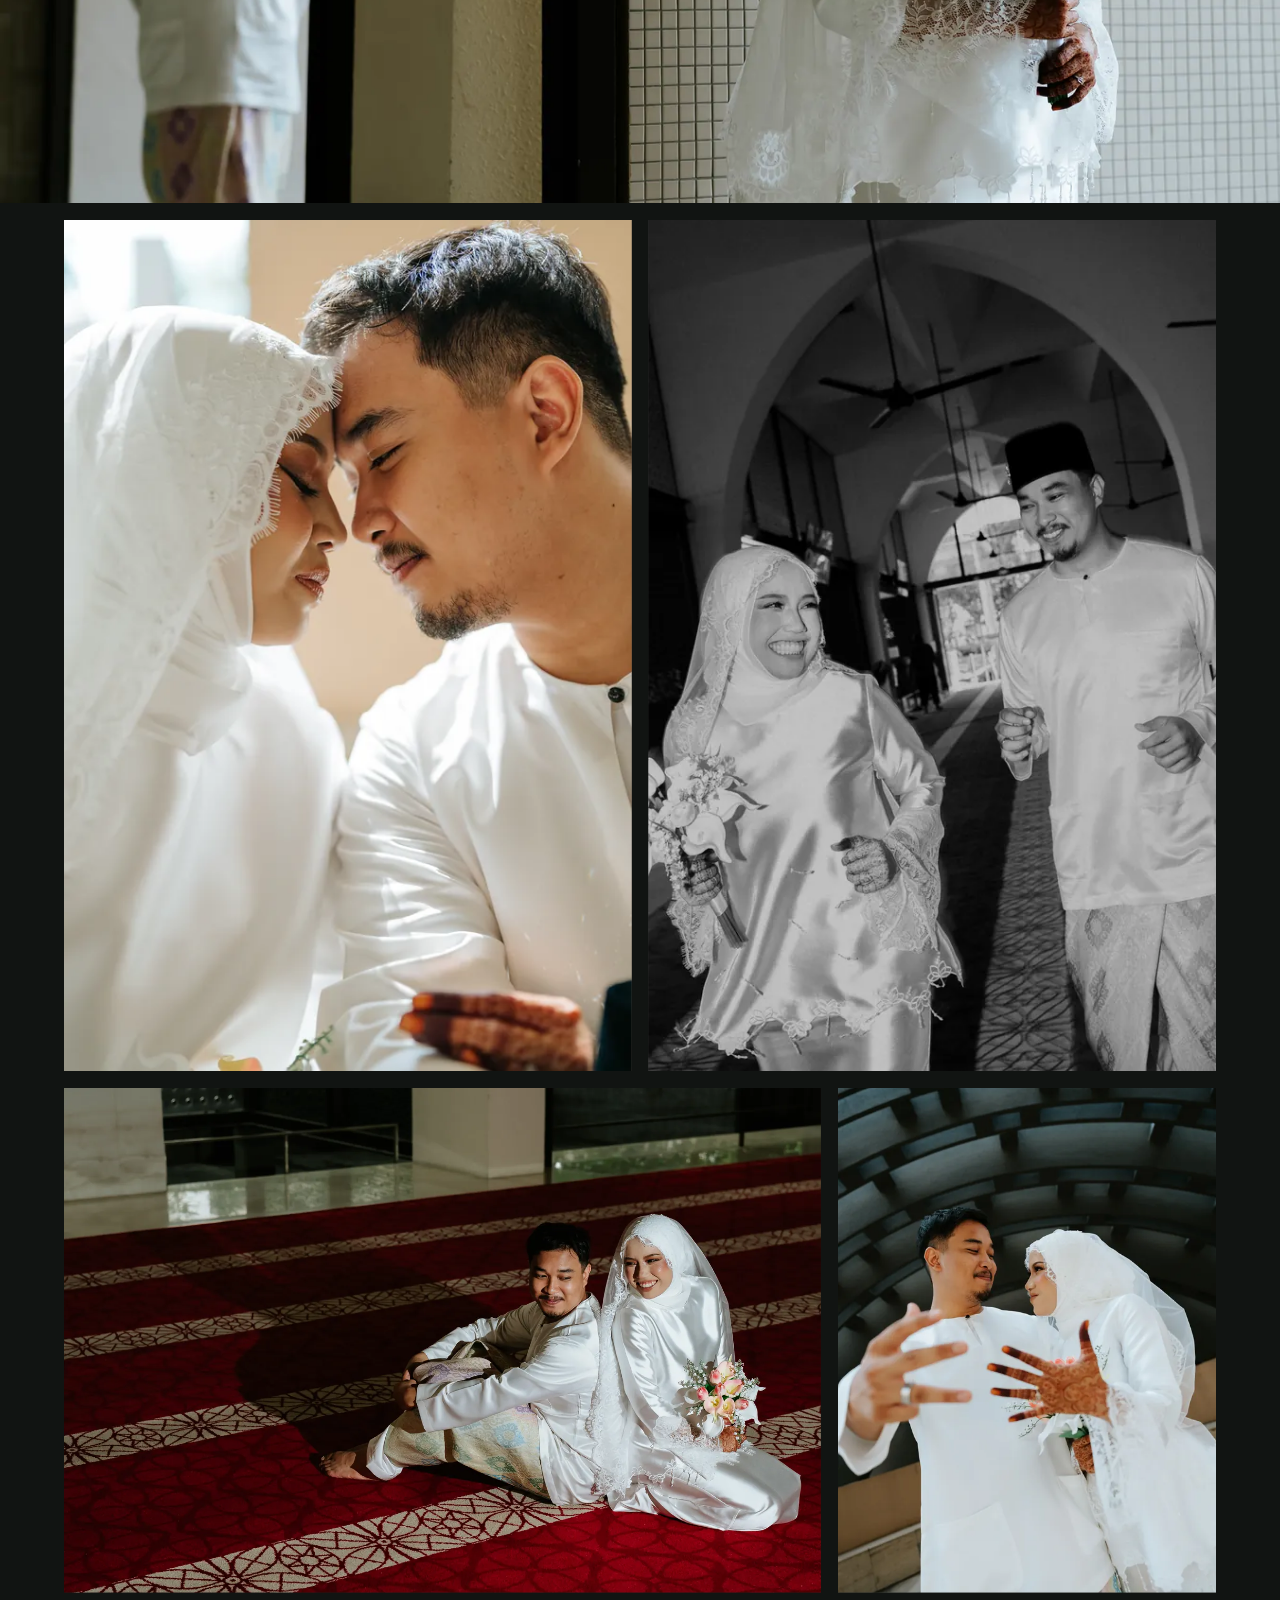
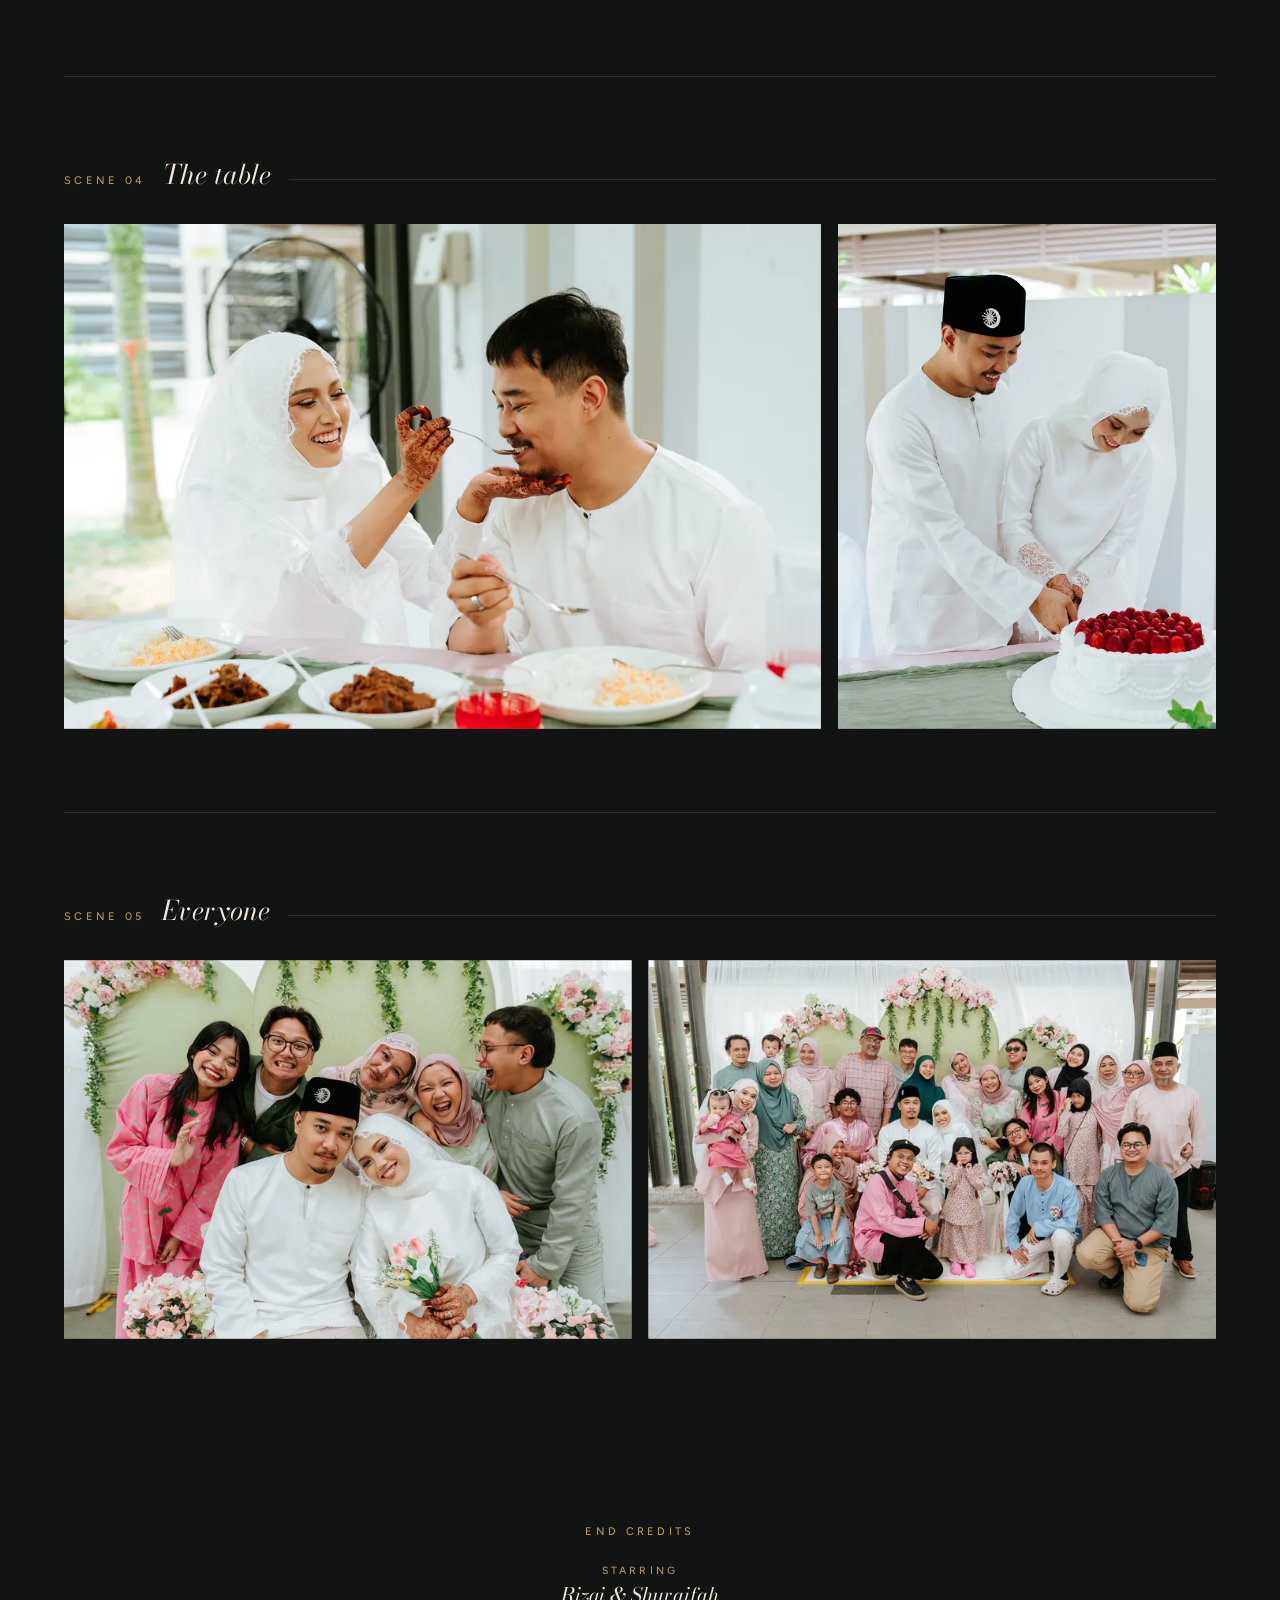
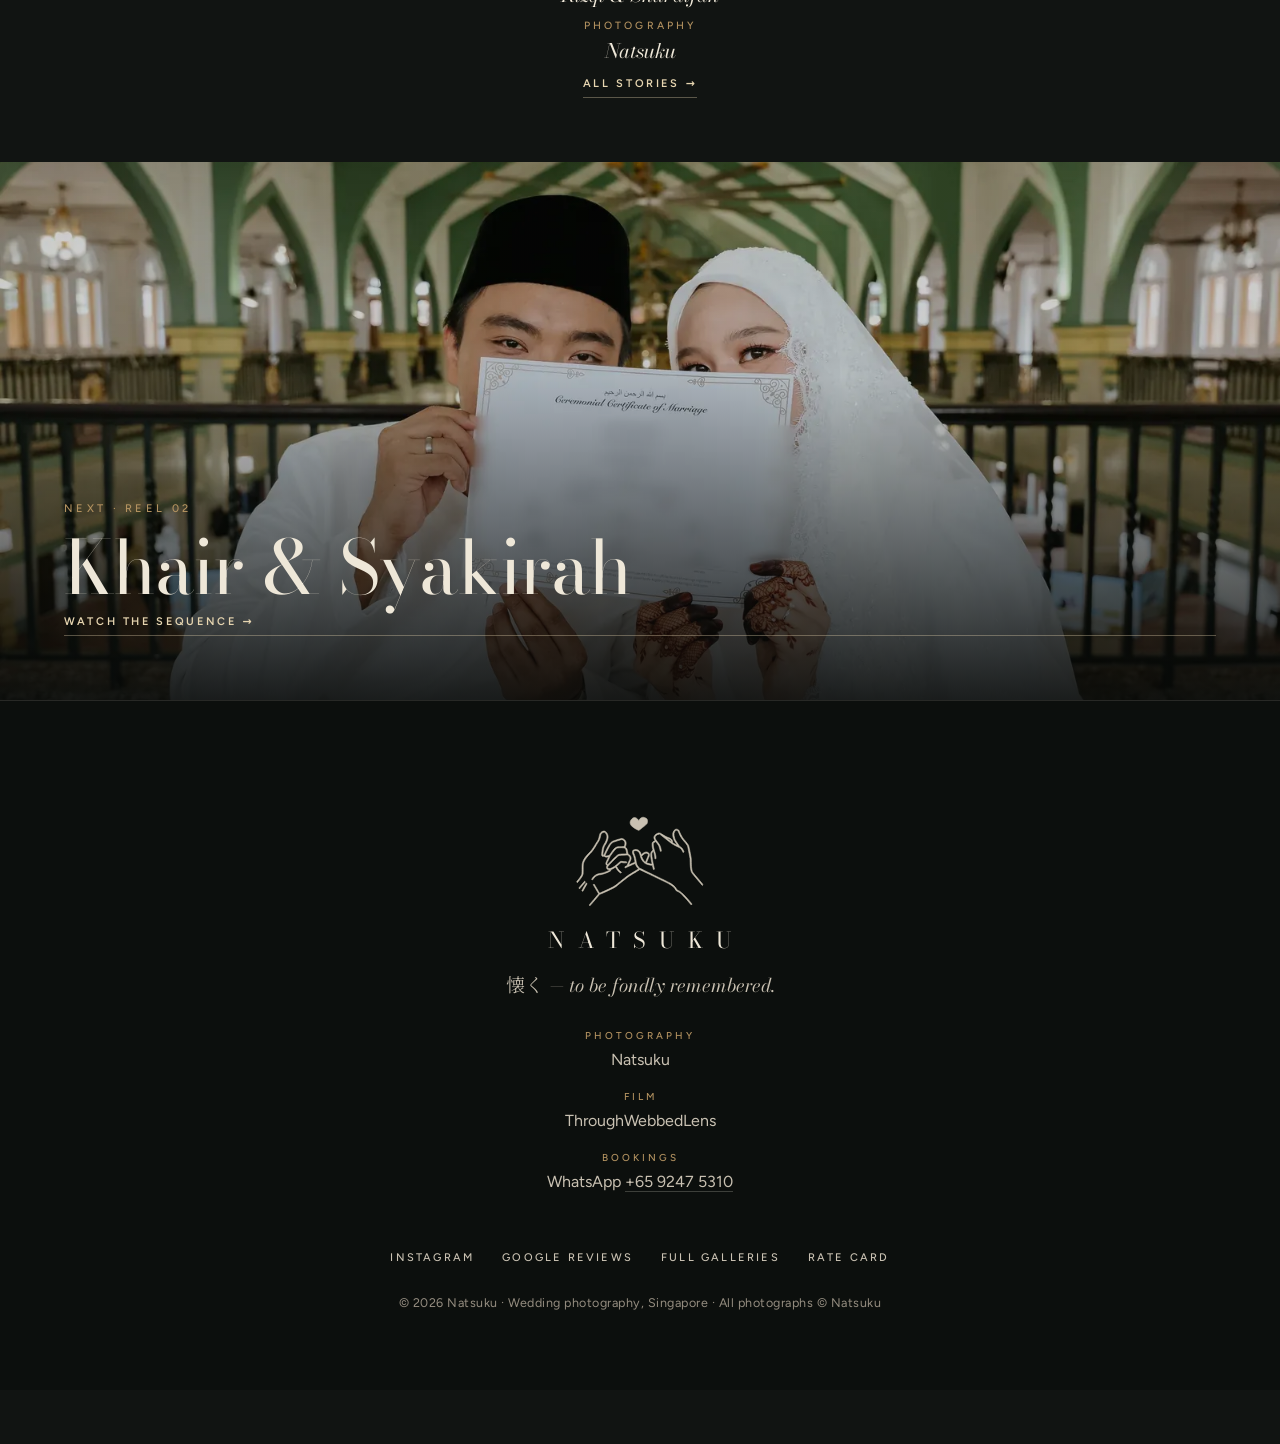
<file: story-rizqi-shuraifah.html>
<!doctype html>
<html lang="en" class="no-js">
<head>
<meta charset="utf-8">
<meta name="viewport" content="width=device-width, initial-scale=1, viewport-fit=cover">
<title>Rizqi &amp; Shuraifah · Natsuku</title>
<meta name="description" content="Rizqi &amp; Shuraifah: akad nikah, September 2026. Photographed by Natsuku in Singapore.">
<meta name="theme-color" content="#070908">
<link rel="icon" type="image/png" sizes="32x32" href="assets/brand/favicon-32.png">
<link rel="apple-touch-icon" href="assets/brand/apple-touch-icon.png">
<meta property="og:type" content="website">
<meta property="og:site_name" content="Natsuku">
<meta property="og:title" content="Rizqi &amp; Shuraifah · Natsuku">
<meta property="og:description" content="Rizqi &amp; Shuraifah: akad nikah, September 2026. Photographed by Natsuku in Singapore.">
<meta property="og:image" content="https://natsukuco.github.io/website/assets/brand/og.jpg">
<meta property="og:url" content="https://natsukuco.github.io/website/story-rizqi-shuraifah.html">
<meta name="twitter:card" content="summary_large_image">
<link rel="preload" href="assets/fonts/bodoni-moda-latin-standard-normal.woff2" as="font" type="font/woff2" crossorigin>
<link rel="stylesheet" href="assets/css/site.css">
<script>(function(h){h.classList.remove('no-js');h.classList.add('js');if(!window.matchMedia('(prefers-reduced-motion: reduce)').matches)h.classList.add('intro')})(document.documentElement)</script>
<script src="assets/js/site.js" defer></script>
</head>
<body>
<a class="skip" href="#scene">Skip to content</a>
<header class="bar bar--top">
  <a class="brand" href="index.html" data-nav aria-label="Natsuku, home"><img src="assets/brand/natsuku-badge-96.png" width="30" height="30" alt=""><span class="brand__word">NATSUKU</span></a>
  <div class="bar__now" aria-hidden="true"><span class="label" data-now-k>Chapter I</span><span data-now-title>Rizqi &amp; Shuraifah</span></div>
  <div class="bar__end"><span class="tc" aria-hidden="true">TC 00:00:00:00</span><a class="pill" href="enquire.html">Check your date</a></div>
</header>
<nav class="bar bar--bottom" aria-label="Chapters">
  <span class="playhead" aria-hidden="true"></span>
  <button class="menu-btn" type="button" data-menu aria-expanded="false" aria-controls="menu"><i aria-hidden="true"></i><span data-menu-label>Chapters</span></button>
  <div class="chapters"><a href="stories.html" data-nav aria-current="page"><b>I</b>Stories</a><a href="film.html" data-nav><b>II</b>Film</a><a href="approach.html" data-nav><b>III</b>Approach</a><a href="investment.html" data-nav><b>IV</b>Investment</a><a href="enquire.html" data-nav><b>V</b>Enquire</a></div>
  <span class="bar__mobile-now" data-now-title aria-hidden="true">Rizqi &amp; Shuraifah</span>
  <a class="pill pill--mobile" href="enquire.html">Enquire</a>
</nav>
<main id="scene" data-page="story">
<header class="opener">
  <figure class="media shift" style="--ph:#302d25"><img src="assets/img/rs-ribs-1600.webp" srcset="assets/img/rs-ribs-960.webp 960w, assets/img/rs-ribs-1600.webp 1600w, assets/img/rs-ribs-2400.webp 2400w" sizes="(min-width: 901px) 130vw, 100vw" width="2400" height="1600" alt="Rizqi and Shuraifah beneath a vaulted, ribbed ceiling" loading="eager" fetchpriority="high" decoding="async" style="object-position:50% 40%"></figure>
  <div class="wrap opener__copy">
    <p class="label">Chapter I · Reel 01</p>
    <h1 class="h1">Rizqi &amp; Shuraifah</h1>
    <p class="lead">One morning, one mosque, and every corner of it used.</p>
    <div class="meta-row"><span>Akad nikah</span><span>September 2026</span></div>
  </div>
</header>
<section class="section section--tight">
  <div class="wrap synopsis">
    <dl>
      <div><dt>Couple</dt><dd>Rizqi &amp; Shuraifah</dd></div>
      <div><dt>Day</dt><dd>Akad nikah</dd></div>
      <div><dt>When</dt><dd>September 2026</dd></div>
      
      <div><dt>This cut</dt><dd>24 frames</dd></div>
    </dl>
    <p class="h3">The akad came first, with family close enough to touch. Afterwards we walked the building with them: a sunlit stairwell, a vaulted ceiling, a corridor of arches, and a red carpet too good not to lie on.</p>
  </div>
</section>
<div class="wrap" data-gallery>
  <section class="scene" aria-labelledby="sc1">
    <div class="scene__head"><span class="label">Scene 01</span><h2 class="scene__title" id="sc1">Akad nikah</h2><span class="rule"></span></div>
    <div class="rows"><div class="row row--trio"><figure class="media rv is-portrait" style="--ph:#51524d;--ar:2/3" data-lb data-cap="Scene 01 · Akad nikah"><img src="assets/img/rs-akad-mic-1200.webp" srcset="assets/img/rs-akad-mic-600.webp 600w, assets/img/rs-akad-mic-1200.webp 1200w" sizes="(max-width:700px) 46vw, 30vw" width="1200" height="1800" alt="Rizqi reciting the akad into a microphone" loading="lazy" decoding="async"></figure><figure class="media rv is-portrait" style="--ph:#605c5a;--ar:2/3" data-lb data-cap="Scene 01 · Akad nikah"><img src="assets/img/rs-tears-1200.webp" srcset="assets/img/rs-tears-600.webp 600w, assets/img/rs-tears-1200.webp 1200w" sizes="(max-width:700px) 46vw, 30vw" width="1200" height="1800" alt="Shuraifah tearing up beside a relative" loading="lazy" decoding="async"></figure><figure class="media rv is-portrait" style="--ph:#656562;--ar:2/3" data-lb data-cap="Scene 01 · Akad nikah"><img src="assets/img/rs-signing-1200.webp" srcset="assets/img/rs-signing-600.webp 600w, assets/img/rs-signing-1200.webp 1200w" sizes="(max-width:700px) 46vw, 30vw" width="1200" height="1800" alt="Shuraifah smiling as she signs the register" loading="lazy" decoding="async"></figure></div></div>
  </section>
  <section class="scene" aria-labelledby="sc2">
    <div class="scene__head"><span class="label">Scene 02</span><h2 class="scene__title" id="sc2">Salam</h2><span class="rule"></span></div>
    <div class="rows"><div class="row row--duo"><figure class="media rv" style="--ph:#63635e" data-lb data-cap="Scene 02 · Salam"><img src="assets/img/rs-salam-1440.webp" srcset="assets/img/rs-salam-720.webp 720w, assets/img/rs-salam-1440.webp 1440w" sizes="(max-width:700px) 92vw, 60vw" width="1440" height="960" alt="Shuraifah kissing Rizqi&#x27;s hand after the akad" loading="lazy" decoding="async"></figure><figure class="media rv is-portrait" style="--ph:#64615e" data-lb data-cap="Scene 02 · Salam"><img src="assets/img/rs-mother-1200.webp" srcset="assets/img/rs-mother-600.webp 600w, assets/img/rs-mother-1200.webp 1200w" sizes="(max-width:700px) 92vw, 30vw" width="1200" height="1800" alt="Shuraifah cheek to cheek with a family member" loading="lazy" decoding="async"></figure></div><div class="row row--full"><figure class="media rv" style="--ph:#686460" data-lb data-cap="Scene 02 · Salam"><img src="assets/img/rs-embrace-mother-1440.webp" srcset="assets/img/rs-embrace-mother-720.webp 720w, assets/img/rs-embrace-mother-1440.webp 1440w" sizes="100vw" width="1440" height="960" alt="Shuraifah embracing a family member on the red carpet" loading="lazy" decoding="async"></figure></div><div class="row row--pair"><figure class="media rv" style="--ph:#645552;--ar:3/2" data-lb data-cap="Scene 02 · Salam"><img src="assets/img/rs-parents-1440.webp" srcset="assets/img/rs-parents-720.webp 720w, assets/img/rs-parents-1440.webp 1440w" sizes="(max-width:700px) 46vw, 45vw" width="1440" height="960" alt="Rizqi seeking blessings from family" loading="lazy" decoding="async"></figure><figure class="media rv" style="--ph:#6c655c;--ar:3/2" data-lb data-cap="Scene 02 · Salam"><img src="assets/img/rs-ring-1440.webp" srcset="assets/img/rs-ring-720.webp 720w, assets/img/rs-ring-1440.webp 1440w" sizes="(max-width:700px) 46vw, 45vw" width="1440" height="960" alt="A ring slipped onto a hennaed finger" loading="lazy" decoding="async"></figure></div></div>
  </section>
  <section class="scene" aria-labelledby="sc3">
    <div class="scene__head"><span class="label">Scene 03</span><h2 class="scene__title" id="sc3">Light and stone</h2><span class="rule"></span></div>
    <div class="rows"><div class="row row--full"><figure class="media rv" style="--ph:#423d29" data-lb data-cap="Scene 03 · Light and stone"><img src="assets/img/rs-stairwell-1600.webp" srcset="assets/img/rs-stairwell-960.webp 960w, assets/img/rs-stairwell-1600.webp 1600w, assets/img/rs-stairwell-2400.webp 2400w" sizes="100vw" width="2400" height="1600" alt="Rizqi and Shuraifah at the foot of a sunlit stairwell" loading="lazy" decoding="async"></figure></div><div class="row row--duo-r"><figure class="media rv is-portrait" style="--ph:#36342e" data-lb data-cap="Scene 03 · Light and stone"><img src="assets/img/rs-ribs-v-1200.webp" srcset="assets/img/rs-ribs-v-600.webp 600w, assets/img/rs-ribs-v-1200.webp 1200w" sizes="(max-width:700px) 92vw, 30vw" width="1200" height="1800" alt="The couple embracing beneath a ribbed concrete ceiling" loading="lazy" decoding="async"></figure><figure class="media rv" style="--ph:#353535" data-lb data-cap="Scene 03 · Light and stone"><img src="assets/img/rs-stairs-bw-1440.webp" srcset="assets/img/rs-stairs-bw-720.webp 720w, assets/img/rs-stairs-bw-1440.webp 1440w" sizes="(max-width:700px) 92vw, 60vw" width="1440" height="960" alt="The couple on a staircase, seen from above in black and white" loading="lazy" decoding="async"></figure></div><div class="row row--trio"><figure class="media rv is-portrait" style="--ph:#33322a;--ar:2/3" data-lb data-cap="Scene 03 · Light and stone"><img src="assets/img/rs-arches-1200.webp" srcset="assets/img/rs-arches-600.webp 600w, assets/img/rs-arches-1200.webp 1200w" sizes="(max-width:700px) 46vw, 30vw" width="1200" height="1800" alt="Rizqi and Shuraifah standing apart in a corridor of arches" loading="lazy" decoding="async"></figure><figure class="media rv is-portrait" style="--ph:#3f403d;--ar:2/3" data-lb data-cap="Scene 03 · Light and stone"><img src="assets/img/rs-backtoback-1200.webp" srcset="assets/img/rs-backtoback-600.webp 600w, assets/img/rs-backtoback-1200.webp 1200w" sizes="(max-width:700px) 46vw, 30vw" width="1200" height="1800" alt="The couple back to back, looking up at the ceiling" loading="lazy" decoding="async"></figure><figure class="media rv is-portrait" style="--ph:#554a46;--ar:2/3" data-lb data-cap="Scene 03 · Light and stone"><img src="assets/img/rs-aisle-1200.webp" srcset="assets/img/rs-aisle-600.webp 600w, assets/img/rs-aisle-1200.webp 1200w" sizes="(max-width:700px) 46vw, 30vw" width="1200" height="1800" alt="Rizqi and Shuraifah walking down a red-carpeted hall" loading="lazy" decoding="async"></figure></div><div class="row row--full"><figure class="media rv" style="--ph:#42423c" data-lb data-cap="Scene 03 · Light and stone"><img src="assets/img/rs-depth-1600.webp" srcset="assets/img/rs-depth-960.webp 960w, assets/img/rs-depth-1600.webp 1600w, assets/img/rs-depth-2400.webp 2400w" sizes="100vw" width="2400" height="1600" alt="Shuraifah in the foreground with Rizqi waiting under the arches" loading="lazy" decoding="async"></figure></div><div class="row row--pair"><figure class="media rv is-portrait" style="--ph:#625a52;--ar:2/3" data-lb data-cap="Scene 03 · Light and stone"><img src="assets/img/rs-foreheads-1200.webp" srcset="assets/img/rs-foreheads-600.webp 600w, assets/img/rs-foreheads-1200.webp 1200w" sizes="(max-width:700px) 46vw, 45vw" width="1200" height="1800" alt="Rizqi and Shuraifah forehead to forehead" loading="lazy" decoding="async"></figure><figure class="media rv is-portrait" style="--ph:#343434;--ar:2/3" data-lb data-cap="Scene 03 · Light and stone"><img src="assets/img/rs-bw-close-1200.webp" srcset="assets/img/rs-bw-close-600.webp 600w, assets/img/rs-bw-close-1200.webp 1200w" sizes="(max-width:700px) 46vw, 45vw" width="1200" height="1800" alt="A black-and-white moment between the couple" loading="lazy" decoding="async"></figure></div><div class="row row--duo"><figure class="media rv" style="--ph:#2d1f1c" data-lb data-cap="Scene 03 · Light and stone"><img src="assets/img/rs-carpet-1440.webp" srcset="assets/img/rs-carpet-720.webp 720w, assets/img/rs-carpet-1440.webp 1440w" sizes="(max-width:700px) 92vw, 60vw" width="1440" height="960" alt="The couple lying on a red prayer carpet, laughing" loading="lazy" decoding="async"></figure><figure class="media rv is-portrait" style="--ph:#41423f" data-lb data-cap="Scene 03 · Light and stone"><img src="assets/img/rs-rings-play-1200.webp" srcset="assets/img/rs-rings-play-600.webp 600w, assets/img/rs-rings-play-1200.webp 1200w" sizes="(max-width:700px) 92vw, 30vw" width="1200" height="1800" alt="Rizqi and Shuraifah showing off their rings" loading="lazy" decoding="async"></figure></div></div>
  </section>
  <section class="scene" aria-labelledby="sc4">
    <div class="scene__head"><span class="label">Scene 04</span><h2 class="scene__title" id="sc4">The table</h2><span class="rule"></span></div>
    <div class="rows"><div class="row row--duo"><figure class="media rv" style="--ph:#6a6964" data-lb data-cap="Scene 04 · The table"><img src="assets/img/rs-feed-1600.webp" srcset="assets/img/rs-feed-960.webp 960w, assets/img/rs-feed-1600.webp 1600w, assets/img/rs-feed-2400.webp 2400w" sizes="(max-width:700px) 92vw, 60vw" width="2400" height="1600" alt="Rizqi and Shuraifah feeding each other at the table" loading="lazy" decoding="async"></figure><figure class="media rv is-portrait" style="--ph:#676866" data-lb data-cap="Scene 04 · The table"><img src="assets/img/rs-cake-1200.webp" srcset="assets/img/rs-cake-600.webp 600w, assets/img/rs-cake-1200.webp 1200w" sizes="(max-width:700px) 92vw, 30vw" width="1200" height="1800" alt="The couple cutting a strawberry cake" loading="lazy" decoding="async"></figure></div></div>
  </section>
  <section class="scene" aria-labelledby="sc5">
    <div class="scene__head"><span class="label">Scene 05</span><h2 class="scene__title" id="sc5">Everyone</h2><span class="rule"></span></div>
    <div class="rows"><div class="row row--pair"><figure class="media rv" style="--ph:#5b564f;--ar:3/2" data-lb data-cap="Scene 05 · Everyone"><img src="assets/img/rs-friends-1440.webp" srcset="assets/img/rs-friends-720.webp 720w, assets/img/rs-friends-1440.webp 1440w" sizes="(max-width:700px) 46vw, 45vw" width="1440" height="960" alt="Friends crowding around the couple for a photo" loading="lazy" decoding="async"></figure><figure class="media rv" style="--ph:#59534f;--ar:3/2" data-lb data-cap="Scene 05 · Everyone"><img src="assets/img/rs-family-1440.webp" srcset="assets/img/rs-family-720.webp 720w, assets/img/rs-family-1440.webp 1440w" sizes="(max-width:700px) 46vw, 45vw" width="1440" height="960" alt="The extended family gathered around the newlyweds" loading="lazy" decoding="async"></figure></div></div>
  </section>
  
</div>
<section class="wrap endcredits">
  <p class="label">End credits</p>
  <dl><div><dt>Starring</dt><dd>Rizqi &amp; Shuraifah</dd></div><div><dt>Photography</dt><dd>Natsuku</dd></div></dl>
  <a class="link" href="stories.html">All stories →</a>
</section>
<a class="nextreel" href="story-khair-syakirah.html">
  <figure class="media" style="--ph:#4f4d45"><img src="assets/img/ks-certificate-1600.webp" srcset="assets/img/ks-certificate-960.webp 960w, assets/img/ks-certificate-1600.webp 1600w, assets/img/ks-certificate-2400.webp 2400w" sizes="100vw" width="2400" height="1600" alt="Khair and Syakirah holding up their marriage certificate under the arches of Sultan Mosque" loading="lazy" decoding="async"></figure>
  <div class="wrap nextreel__copy"><p class="label">Next · Reel 02</p><p class="h1">Khair &amp; Syakirah</p><span class="link">Watch the sequence →</span></div>
</a>

<footer class="credits">
  <div class="wrap">
    <svg class="credits__mark" viewBox="0 0 1315 935" aria-hidden="true" focusable="false"><use href="#pinky"/></svg>
    <p class="credits__word">NATSUKU</p>
    <p class="credits__tag"><span class="ja" lang="ja">懐く</span> — to be fondly remembered.</p>
    <dl class="credits__roll">
      <div><dt>Photography</dt><dd>Natsuku</dd></div>
      <div><dt>Film</dt><dd>ThroughWebbedLens</dd></div>
      <div><dt>Bookings</dt><dd>WhatsApp <a href="https://wa.me/6592475310" target="_blank" rel="noopener">+65 9247 5310</a></dd></div>
    </dl>
    <nav class="credits__links" aria-label="Elsewhere">
      <a href="https://www.instagram.com/natsuku.co/" target="_blank" rel="noopener">Instagram</a>
      <a href="https://maps.app.goo.gl/2jhCvsvyrYShcupk6?g_st=ac" target="_blank" rel="noopener">Google reviews</a>
      <a href="https://skybite.pic-time.com/client" target="_blank" rel="noopener">Full galleries</a>
      <a href="https://drive.google.com/file/d/1qA7vYu13YQF0fBHz8c6XMIGLbBtwfNn7/view?usp=sharing" target="_blank" rel="noopener">Rate card</a>
    </nav>
    <p class="credits__fine">© 2026 Natsuku · Wedding photography, Singapore · All photographs © Natsuku</p>
  </div>
</footer>
</main>

<svg width="0" height="0" style="position:absolute" aria-hidden="true" focusable="false"><symbol id="pinky" viewBox="180 345 1315 935"><path d="M319,1264C317,1262 316,1259 316,1259C316,1258 338,1232 364,1202C390,1171 412,1146 412,1145C412,1144 367,1067 357,1052C356,1050 356,1050 360,1048C362,1046 365,1045 365,1044C366,1044 376,1060 393,1089C408,1114 421,1135 421,1136C423,1138 421,1139 466,1119C544,1084 576,1067 596,1050C609,1039 654,1002 684,979C707,961 715,956 766,924L823,889L815,880C810,875 804,868 802,863C797,855 790,839 790,836C790,831 791,831 700,872L686,879L684,875C680,868 680,868 693,862L704,856L712,838C716,827 722,814 725,808C732,795 734,788 734,779C734,767 727,757 713,749L707,745L669,747C625,749 627,749 618,754C610,758 589,778 539,829C509,860 505,865 505,874C505,884 521,888 538,883C558,876 593,853 623,823C630,817 635,813 637,812C642,810 655,811 664,813C671,814 689,815 695,814C698,814 698,814 701,819L703,824L700,825C696,827 671,827 661,825C656,824 650,823 647,823L642,823L630,834C624,840 613,849 607,854L596,863L600,870C612,892 628,911 641,918C647,922 647,922 644,929C643,933 642,933 634,928C620,920 602,899 591,879C588,875 586,872 586,872C586,871 582,874 577,876C566,884 551,891 543,894C539,895 536,896 535,896C534,897 534,898 536,902L539,906L534,909C527,914 503,926 491,930C470,939 450,945 430,948C424,948 416,950 412,951C390,956 368,974 355,996C352,1002 352,1002 344,999C340,998 340,998 346,987C351,978 362,966 371,959C386,946 403,939 426,936C449,933 468,927 492,917C508,910 526,900 526,899C525,899 522,898 519,897C505,895 498,891 495,883C492,877 493,868 496,860L499,854L495,851C488,845 485,836 487,827C488,824 494,810 501,794C508,779 514,766 513,766C513,765 508,766 504,767C490,769 478,767 471,760C469,758 468,757 465,759C449,764 441,754 444,734C444,730 445,722 446,714C449,679 457,652 470,634C483,617 498,577 498,560C498,540 485,516 473,513C464,511 453,514 445,522C438,528 436,532 432,554C424,585 421,593 408,613C402,622 391,640 384,652C361,690 345,711 326,730C292,766 275,788 264,813C255,834 254,840 254,898L253,941L250,949C244,967 228,990 202,1020C197,1026 192,1031 192,1030C192,1030 190,1027 190,1024L188,1018L194,1011C215,987 234,959 240,943C241,940 241,928 242,894C242,844 243,836 248,820C258,790 277,764 313,726C335,704 349,686 372,648C379,636 390,618 396,610C412,585 412,584 420,548C425,527 427,523 434,516C447,501 467,496 481,503C497,511 510,537 510,560C510,580 495,621 481,641C471,654 466,668 462,690C459,703 456,733 456,743C456,748 456,748 459,747C464,747 466,745 473,732C492,690 513,650 524,634C532,621 543,612 556,605C562,602 636,577 644,576C660,573 678,583 689,602C698,616 697,640 688,658L684,664L687,666C694,669 702,679 705,688C706,690 708,701 710,711C712,721 713,731 714,732C714,734 716,736 720,738C737,749 746,763 746,780C746,789 743,798 736,812C729,827 721,847 722,848C722,848 737,842 754,834L786,820L785,815C785,800 776,764 771,752C762,734 758,715 761,706C763,697 767,694 780,691C807,684 830,695 843,721C846,727 848,734 849,736C851,744 851,744 858,738C884,712 909,708 929,727C935,732 936,746 932,759C931,762 924,779 917,795C908,816 905,825 905,826C907,827 932,835 943,837C952,839 960,840 960,838C961,838 960,829 958,819C950,780 947,756 947,738C948,726 948,725 951,719C954,711 961,703 967,698L972,695L969,687C964,671 962,655 962,642C961,620 965,613 979,605C992,598 992,599 987,589C978,571 978,560 987,547C996,533 1010,524 1026,520C1037,518 1041,518 1041,521C1042,523 1042,523 1043,522C1044,520 1045,521 1053,526C1082,545 1113,562 1130,567C1148,573 1159,580 1165,589C1170,597 1172,602 1172,612L1173,620L1186,628C1207,640 1220,646 1220,645C1221,645 1213,633 1204,619C1188,594 1187,593 1183,579C1176,559 1174,551 1174,535C1174,524 1175,520 1177,514C1182,499 1191,488 1203,482C1213,478 1226,481 1235,490C1239,494 1241,498 1248,516C1263,550 1279,576 1303,602C1319,620 1330,635 1336,646C1339,652 1344,674 1355,731L1364,782L1365,822C1366,862 1366,870 1371,896C1374,914 1376,917 1390,936C1396,944 1470,1031 1481,1044C1483,1046 1483,1046 1481,1052L1479,1059L1476,1057C1475,1056 1456,1033 1434,1007C1365,926 1365,926 1360,900C1355,875 1354,866 1353,824L1352,784L1342,731C1330,668 1327,656 1323,648C1318,639 1307,625 1298,614C1281,596 1271,583 1257,561C1248,546 1246,542 1237,519C1228,500 1226,496 1219,494C1213,491 1210,492 1204,495C1184,509 1181,537 1195,577C1198,588 1200,590 1221,623C1244,656 1244,657 1250,660C1269,671 1278,683 1287,707L1290,715L1285,718C1282,719 1279,720 1279,719C1278,719 1277,715 1276,711C1270,697 1265,689 1257,681C1251,675 1248,673 1228,663C1216,657 1198,648 1188,643C1178,637 1170,633 1169,633C1168,633 1139,610 1103,582L1039,531L1034,532C1021,533 1013,537 1004,545C995,554 993,560 993,568C994,579 1000,589 1022,618C1042,645 1043,647 1050,669C1053,681 1057,700 1057,705C1057,707 1057,707 1051,707L1045,707L1044,697C1041,684 1036,666 1032,656C1030,651 1025,643 1014,628L999,608L990,613C975,621 973,624 974,641C974,658 976,666 988,708C995,729 999,744 1001,760C1002,770 1002,784 1001,785C1001,786 998,785 995,784C989,783 989,783 990,779C992,769 980,710 975,708C973,708 965,717 962,723C959,729 959,730 959,739C959,764 967,811 981,870C984,881 986,890 986,891C986,893 976,896 975,894C975,894 972,884 970,873L964,852L954,851C944,850 929,847 908,840C891,834 888,832 879,824C858,802 844,776 839,748C833,713 811,696 784,702C774,705 772,706 772,715C773,723 775,732 782,747C787,760 791,773 796,800C798,812 800,825 801,828C805,848 818,869 832,879C836,882 988,956 1046,984C1080,1000 1135,1028 1143,1032C1164,1044 1186,1061 1197,1073C1202,1078 1205,1082 1208,1088C1214,1102 1220,1107 1234,1112C1250,1118 1273,1138 1305,1172C1330,1200 1372,1248 1372,1250C1372,1250 1370,1252 1368,1255L1364,1259L1347,1239C1322,1208 1306,1191 1283,1167C1254,1138 1240,1127 1227,1122C1214,1118 1204,1109 1198,1095C1192,1084 1186,1077 1168,1064C1144,1046 1131,1039 1052,1001C1030,990 972,962 924,939C875,915 835,896 835,896C834,896 808,913 775,933C725,964 712,973 696,986C662,1012 632,1036 614,1051C605,1059 593,1068 589,1071C570,1084 515,1111 446,1141L424,1150L374,1209C346,1242 323,1268 323,1268C323,1268 321,1266 319,1264Z M244,1116C242,1115 240,1114 240,1113C240,1112 281,1037 283,1035C284,1034 285,1034 289,1037L294,1040L272,1079C260,1101 250,1119 250,1119C249,1119 247,1118 244,1116Z M213,1089C212,1086 211,1083 211,1083C211,1082 267,1016 268,1015C270,1015 278,1022 276,1024C274,1027 216,1095 216,1095C216,1095 214,1092 213,1089Z M583,767C613,738 613,738 663,735C683,734 700,733 700,732C702,731 695,696 692,690C689,684 685,679 679,675C670,670 620,669 605,675C597,678 589,684 583,690C575,697 535,751 531,759C526,769 499,827 498,830C498,834 500,840 503,842L506,845L536,814C553,797 574,776 583,767Z M907,788C926,743 927,739 916,732C909,728 904,727 899,727C888,729 872,739 860,753L855,759L856,764C858,771 866,788 873,797C880,808 892,820 893,819C894,819 900,805 907,788Z M514,752C517,751 521,749 522,749C522,748 530,739 538,728C570,683 577,675 593,667C606,660 610,660 643,660L672,659L674,657C683,645 686,622 679,609C672,596 663,589 652,588C645,588 643,588 606,600C584,608 565,614 562,615C549,622 538,632 529,648C514,674 477,748 479,750C479,751 481,752 482,753C487,756 503,755 514,752Z M1160,607C1160,600 1151,589 1141,584C1133,581 1119,576 1118,577C1118,578 1123,582 1129,587C1161,612 1160,611 1160,607Z"/><path d="M815,489C794,480 774,467 760,456C730,430 728,401 755,374C776,353 800,358 821,387C823,390 825,393 826,393C826,393 827,390 829,387C843,359 868,351 895,365C905,370 910,375 913,383C917,394 914,417 907,428C904,431 828,493 826,493C826,493 821,491 815,489Z"/></symbol></svg>
<div class="shutter shutter--t" aria-hidden="true"></div><div class="shutter shutter--b" aria-hidden="true"></div>
<div class="card" aria-hidden="true">
  <svg class="card__ident" viewBox="180 345 1315 935" focusable="false"><path d="M319,1264C317,1262 316,1259 316,1259C316,1258 338,1232 364,1202C390,1171 412,1146 412,1145C412,1144 367,1067 357,1052C356,1050 356,1050 360,1048C362,1046 365,1045 365,1044C366,1044 376,1060 393,1089C408,1114 421,1135 421,1136C423,1138 421,1139 466,1119C544,1084 576,1067 596,1050C609,1039 654,1002 684,979C707,961 715,956 766,924L823,889L815,880C810,875 804,868 802,863C797,855 790,839 790,836C790,831 791,831 700,872L686,879L684,875C680,868 680,868 693,862L704,856L712,838C716,827 722,814 725,808C732,795 734,788 734,779C734,767 727,757 713,749L707,745L669,747C625,749 627,749 618,754C610,758 589,778 539,829C509,860 505,865 505,874C505,884 521,888 538,883C558,876 593,853 623,823C630,817 635,813 637,812C642,810 655,811 664,813C671,814 689,815 695,814C698,814 698,814 701,819L703,824L700,825C696,827 671,827 661,825C656,824 650,823 647,823L642,823L630,834C624,840 613,849 607,854L596,863L600,870C612,892 628,911 641,918C647,922 647,922 644,929C643,933 642,933 634,928C620,920 602,899 591,879C588,875 586,872 586,872C586,871 582,874 577,876C566,884 551,891 543,894C539,895 536,896 535,896C534,897 534,898 536,902L539,906L534,909C527,914 503,926 491,930C470,939 450,945 430,948C424,948 416,950 412,951C390,956 368,974 355,996C352,1002 352,1002 344,999C340,998 340,998 346,987C351,978 362,966 371,959C386,946 403,939 426,936C449,933 468,927 492,917C508,910 526,900 526,899C525,899 522,898 519,897C505,895 498,891 495,883C492,877 493,868 496,860L499,854L495,851C488,845 485,836 487,827C488,824 494,810 501,794C508,779 514,766 513,766C513,765 508,766 504,767C490,769 478,767 471,760C469,758 468,757 465,759C449,764 441,754 444,734C444,730 445,722 446,714C449,679 457,652 470,634C483,617 498,577 498,560C498,540 485,516 473,513C464,511 453,514 445,522C438,528 436,532 432,554C424,585 421,593 408,613C402,622 391,640 384,652C361,690 345,711 326,730C292,766 275,788 264,813C255,834 254,840 254,898L253,941L250,949C244,967 228,990 202,1020C197,1026 192,1031 192,1030C192,1030 190,1027 190,1024L188,1018L194,1011C215,987 234,959 240,943C241,940 241,928 242,894C242,844 243,836 248,820C258,790 277,764 313,726C335,704 349,686 372,648C379,636 390,618 396,610C412,585 412,584 420,548C425,527 427,523 434,516C447,501 467,496 481,503C497,511 510,537 510,560C510,580 495,621 481,641C471,654 466,668 462,690C459,703 456,733 456,743C456,748 456,748 459,747C464,747 466,745 473,732C492,690 513,650 524,634C532,621 543,612 556,605C562,602 636,577 644,576C660,573 678,583 689,602C698,616 697,640 688,658L684,664L687,666C694,669 702,679 705,688C706,690 708,701 710,711C712,721 713,731 714,732C714,734 716,736 720,738C737,749 746,763 746,780C746,789 743,798 736,812C729,827 721,847 722,848C722,848 737,842 754,834L786,820L785,815C785,800 776,764 771,752C762,734 758,715 761,706C763,697 767,694 780,691C807,684 830,695 843,721C846,727 848,734 849,736C851,744 851,744 858,738C884,712 909,708 929,727C935,732 936,746 932,759C931,762 924,779 917,795C908,816 905,825 905,826C907,827 932,835 943,837C952,839 960,840 960,838C961,838 960,829 958,819C950,780 947,756 947,738C948,726 948,725 951,719C954,711 961,703 967,698L972,695L969,687C964,671 962,655 962,642C961,620 965,613 979,605C992,598 992,599 987,589C978,571 978,560 987,547C996,533 1010,524 1026,520C1037,518 1041,518 1041,521C1042,523 1042,523 1043,522C1044,520 1045,521 1053,526C1082,545 1113,562 1130,567C1148,573 1159,580 1165,589C1170,597 1172,602 1172,612L1173,620L1186,628C1207,640 1220,646 1220,645C1221,645 1213,633 1204,619C1188,594 1187,593 1183,579C1176,559 1174,551 1174,535C1174,524 1175,520 1177,514C1182,499 1191,488 1203,482C1213,478 1226,481 1235,490C1239,494 1241,498 1248,516C1263,550 1279,576 1303,602C1319,620 1330,635 1336,646C1339,652 1344,674 1355,731L1364,782L1365,822C1366,862 1366,870 1371,896C1374,914 1376,917 1390,936C1396,944 1470,1031 1481,1044C1483,1046 1483,1046 1481,1052L1479,1059L1476,1057C1475,1056 1456,1033 1434,1007C1365,926 1365,926 1360,900C1355,875 1354,866 1353,824L1352,784L1342,731C1330,668 1327,656 1323,648C1318,639 1307,625 1298,614C1281,596 1271,583 1257,561C1248,546 1246,542 1237,519C1228,500 1226,496 1219,494C1213,491 1210,492 1204,495C1184,509 1181,537 1195,577C1198,588 1200,590 1221,623C1244,656 1244,657 1250,660C1269,671 1278,683 1287,707L1290,715L1285,718C1282,719 1279,720 1279,719C1278,719 1277,715 1276,711C1270,697 1265,689 1257,681C1251,675 1248,673 1228,663C1216,657 1198,648 1188,643C1178,637 1170,633 1169,633C1168,633 1139,610 1103,582L1039,531L1034,532C1021,533 1013,537 1004,545C995,554 993,560 993,568C994,579 1000,589 1022,618C1042,645 1043,647 1050,669C1053,681 1057,700 1057,705C1057,707 1057,707 1051,707L1045,707L1044,697C1041,684 1036,666 1032,656C1030,651 1025,643 1014,628L999,608L990,613C975,621 973,624 974,641C974,658 976,666 988,708C995,729 999,744 1001,760C1002,770 1002,784 1001,785C1001,786 998,785 995,784C989,783 989,783 990,779C992,769 980,710 975,708C973,708 965,717 962,723C959,729 959,730 959,739C959,764 967,811 981,870C984,881 986,890 986,891C986,893 976,896 975,894C975,894 972,884 970,873L964,852L954,851C944,850 929,847 908,840C891,834 888,832 879,824C858,802 844,776 839,748C833,713 811,696 784,702C774,705 772,706 772,715C773,723 775,732 782,747C787,760 791,773 796,800C798,812 800,825 801,828C805,848 818,869 832,879C836,882 988,956 1046,984C1080,1000 1135,1028 1143,1032C1164,1044 1186,1061 1197,1073C1202,1078 1205,1082 1208,1088C1214,1102 1220,1107 1234,1112C1250,1118 1273,1138 1305,1172C1330,1200 1372,1248 1372,1250C1372,1250 1370,1252 1368,1255L1364,1259L1347,1239C1322,1208 1306,1191 1283,1167C1254,1138 1240,1127 1227,1122C1214,1118 1204,1109 1198,1095C1192,1084 1186,1077 1168,1064C1144,1046 1131,1039 1052,1001C1030,990 972,962 924,939C875,915 835,896 835,896C834,896 808,913 775,933C725,964 712,973 696,986C662,1012 632,1036 614,1051C605,1059 593,1068 589,1071C570,1084 515,1111 446,1141L424,1150L374,1209C346,1242 323,1268 323,1268C323,1268 321,1266 319,1264Z M244,1116C242,1115 240,1114 240,1113C240,1112 281,1037 283,1035C284,1034 285,1034 289,1037L294,1040L272,1079C260,1101 250,1119 250,1119C249,1119 247,1118 244,1116Z M213,1089C212,1086 211,1083 211,1083C211,1082 267,1016 268,1015C270,1015 278,1022 276,1024C274,1027 216,1095 216,1095C216,1095 214,1092 213,1089Z M583,767C613,738 613,738 663,735C683,734 700,733 700,732C702,731 695,696 692,690C689,684 685,679 679,675C670,670 620,669 605,675C597,678 589,684 583,690C575,697 535,751 531,759C526,769 499,827 498,830C498,834 500,840 503,842L506,845L536,814C553,797 574,776 583,767Z M907,788C926,743 927,739 916,732C909,728 904,727 899,727C888,729 872,739 860,753L855,759L856,764C858,771 866,788 873,797C880,808 892,820 893,819C894,819 900,805 907,788Z M514,752C517,751 521,749 522,749C522,748 530,739 538,728C570,683 577,675 593,667C606,660 610,660 643,660L672,659L674,657C683,645 686,622 679,609C672,596 663,589 652,588C645,588 643,588 606,600C584,608 565,614 562,615C549,622 538,632 529,648C514,674 477,748 479,750C479,751 481,752 482,753C487,756 503,755 514,752Z M1160,607C1160,600 1151,589 1141,584C1133,581 1119,576 1118,577C1118,578 1123,582 1129,587C1161,612 1160,611 1160,607Z"/><path d="M815,489C794,480 774,467 760,456C730,430 728,401 755,374C776,353 800,358 821,387C823,390 825,393 826,393C826,393 827,390 829,387C843,359 868,351 895,365C905,370 910,375 913,383C917,394 914,417 907,428C904,431 828,493 826,493C826,493 821,491 815,489Z"/></svg>
  <p class="card__k">Chapter I · Reel 01</p><p class="card__t">Rizqi &amp; Shuraifah</p><span class="card__rule"></span>
</div>
<div class="menu" id="menu" aria-hidden="true">
  <p class="label">Chapter select</p>
  <a href="index.html" data-nav><b>—</b><span>Prologue</span></a><a href="stories.html" data-nav aria-current="page"><b>I</b><span>Stories</span></a><a href="film.html" data-nav><b>II</b><span>Film</span></a><a href="approach.html" data-nav><b>III</b><span>Approach</span></a><a href="investment.html" data-nav><b>IV</b><span>Investment</span></a><a href="enquire.html" data-nav><b>V</b><span>Enquire</span></a>
  <div class="menu__foot"><a href="https://wa.me/6592475310" target="_blank" rel="noopener">WhatsApp +65 9247 5310</a><a href="https://www.instagram.com/natsuku.co/" target="_blank" rel="noopener">Instagram @natsuku.co</a></div>
</div>
<div class="lb" role="dialog" aria-modal="true" aria-label="Photo viewer" aria-hidden="true">
  <div class="lb__top"><span class="lb__count label">01 / 01</span><button class="lb__close" type="button">Close ✕</button></div>
  <div class="lb__stage"><img alt=""><button class="lb__nav lb__nav--prev" type="button" aria-label="Previous photo">←</button><button class="lb__nav lb__nav--next" type="button" aria-label="Next photo">→</button></div>
  <div class="lb__bottom"><span class="lb__cap"></span><span class="tc" aria-hidden="true">TC 00:00:00:00</span></div>
</div>
<div class="player" role="dialog" aria-modal="true" aria-label="Film player" aria-hidden="true">
  <div class="player__top"><span class="label player__k">Now playing</span><button class="player__close" type="button">Close ✕</button></div>
  <div class="player__stage"><div class="player__frame"></div></div>
  <div class="player__bottom"><p class="player__t"></p><a class="link player__ext" href="https://drive.google.com/drive/folders/1RJRuSarl9iAFDM6XpxH4_MI5Bdhof6KO" target="_blank" rel="noopener">Open in Google Drive ↗</a></div>
</div>
<div class="grain" aria-hidden="true"></div>
</body>
</html>
</file>
<file: assets/css/site.css>
/* ==========================================================================
   NATSUKU — "The Director's Cut"
   Layout concept: the browser is a letterboxed film frame. Fixed bars sit top
   and bottom; every page is a scene that plays between them, and page changes
   are cuts (shutters close, a chapter card holds, shutters open).
   ========================================================================== */

@font-face{font-family:'Bodoni Moda';src:url('../fonts/bodoni-moda-latin-standard-normal.woff2') format('woff2');font-weight:400 900;font-style:normal;font-display:swap}
@font-face{font-family:'Bodoni Moda';src:url('../fonts/bodoni-moda-latin-standard-italic.woff2') format('woff2');font-weight:400 900;font-style:italic;font-display:swap}
/* Text face: Avenir Next where it is installed (iPhone, iPad, Mac), otherwise Figtree, a free,
   self-hosted face cut from the same geometric mould. Downloaded only when Avenir isn't there. */
@font-face{font-family:'Figtree';src:url('../fonts/figtree-latin-wght-normal.woff2') format('woff2');font-weight:300 900;font-style:normal;font-display:swap;unicode-range:U+0000-00FF,U+0131,U+0152-0153,U+02BB-02BC,U+02C6,U+02DA,U+02DC,U+0304,U+0308,U+0329,U+2000-206F,U+20AC,U+2122,U+2191,U+2193,U+2212,U+2215,U+FEFF,U+FFFD}
@font-face{font-family:'Natsuku JP';src:url('../fonts/jp-kai-300.woff2') format('woff2');font-weight:300;unicode-range:U+61D0;font-display:swap}
@font-face{font-family:'Natsuku JP';src:url('../fonts/jp-ku-300.woff2') format('woff2');font-weight:300;unicode-range:U+304F;font-display:swap}

:root{
  color-scheme:dark;
  /* colour */
  --night:#111412;      /* the screen */
  --night-2:#0c0f0d;    /* deeper scenes */
  --bar:#070908;        /* letterbox bars + shutters */
  --bone:#eee7d8;       /* primary text */
  --bone-2:#c9c1b2;     /* secondary text */
  --dust:#958d80;       /* tertiary text */
  --ochre:#b39260;      /* timecode, labels, rules */
  --champagne:#e6d5b0;  /* italic highlights, primary button */
  --sage:#5f746c;       /* brand sage */
  --line:rgba(238,231,216,.12);
  --line-2:rgba(238,231,216,.22);
  /* type */
  --display:'Bodoni Moda','Didot','Bodoni 72',Georgia,serif;
  --sans:'Avenir Next','Avenir','Figtree',system-ui,-apple-system,'Segoe UI',Roboto,sans-serif;
  --jp:'Natsuku JP','Hiragino Mincho ProN','Yu Mincho','Noto Serif JP',serif;
  --t-hero:clamp(46px,6.2vw,104px);
  --t-h1:clamp(40px,5.8vw,88px);
  --t-h2:clamp(30px,3.9vw,58px);
  --t-h3:clamp(22px,2.1vw,30px);
  --t-lead:clamp(18px,1.5vw,21px);
  /* rhythm */
  --bar-h:clamp(48px,4.2vw,58px);
  --gutter:clamp(16px,5vw,76px);
  --maxw:1560px;
  --edge:max(var(--gutter),calc((100vw - var(--maxw)) / 2 + var(--gutter)));
  --sect:clamp(76px,10vw,150px);
  --ease-in:cubic-bezier(.7,0,.84,0);
  --ease-out:cubic-bezier(.16,1,.3,1);
  --ease-io:cubic-bezier(.65,0,.35,1);
}

*,*::before,*::after{box-sizing:border-box}
html{-webkit-text-size-adjust:100%;background:var(--night)}
body{margin:0;background:var(--night);color:var(--bone);font:400 17px/1.7 var(--sans);-webkit-font-smoothing:antialiased;-moz-osx-font-smoothing:grayscale;overflow-x:hidden}
img{display:block;max-width:100%;height:auto}
a{color:inherit;text-decoration:none}
button{font:inherit;color:inherit;background:none;border:0;padding:0;margin:0;cursor:pointer}
p{margin:0}
h1,h2,h3,h4{margin:0;font-weight:400}
ul,ol{margin:0;padding:0;list-style:none}
:focus-visible{outline:1px solid var(--ochre);outline-offset:4px}
::selection{background:var(--ochre);color:var(--bar)}
.ja{font-family:var(--jp);font-weight:300;font-style:normal}
.vh{position:absolute!important;width:1px;height:1px;padding:0;margin:-1px;overflow:hidden;clip:rect(0,0,0,0);white-space:nowrap;border:0}
.skip{position:fixed;left:16px;top:-60px;z-index:100;background:var(--champagne);color:var(--bar);padding:10px 16px;font:600 12px/1 var(--sans);letter-spacing:.1em;border-radius:6px;transition:top .2s}
.skip:focus{top:calc(var(--bar-h) + 12px)}

.wrap{width:100%;max-width:var(--maxw);margin-inline:auto;padding-inline:var(--gutter)}
.label{font:500 11px/1.5 var(--sans);letter-spacing:.3em;text-transform:uppercase;color:var(--ochre)}
.label--dim{color:var(--dust)}

/* ---------- letterbox chrome ---------- */
.bar{position:fixed;left:0;right:0;z-index:60;background:var(--bar);display:flex;align-items:center;gap:20px;padding-inline:var(--edge)}
.bar--top{top:0;height:calc(var(--bar-h) + env(safe-area-inset-top,0px));padding-top:env(safe-area-inset-top,0px)}
.bar--bottom{bottom:0;height:calc(var(--bar-h) + env(safe-area-inset-bottom,0px));padding-bottom:env(safe-area-inset-bottom,0px)}
.brand{display:flex;align-items:center;gap:12px;flex:none}
.brand img{width:30px;height:30px}
.brand__word{font:400 15px/1 var(--display);letter-spacing:.55em;margin-right:-.55em}
.bar__now{position:absolute;left:50%;transform:translateX(-50%);display:flex;gap:12px;align-items:baseline;white-space:nowrap}
.bar__now .label{font-size:10.5px}
.bar__now [data-now-title]{font:italic 400 15px/1 var(--display);color:var(--bone-2);letter-spacing:.02em}
.bar__end{margin-left:auto;display:flex;align-items:center;gap:22px}
.tc{font:500 11px/1 'Figtree',var(--sans);letter-spacing:.18em;color:var(--ochre);font-variant-numeric:tabular-nums;white-space:nowrap}
.pill{display:inline-flex;align-items:center;gap:8px;font:600 10.5px/1 var(--sans);letter-spacing:.24em;text-transform:uppercase;padding:11px 16px;border-radius:999px;box-shadow:inset 0 0 0 1px var(--line-2);color:var(--bone);transition:background .3s,color .3s,box-shadow .3s;white-space:nowrap}
.pill:hover{background:var(--champagne);color:var(--bar);box-shadow:none}
.chapters{display:flex;gap:clamp(18px,3vw,46px);margin-inline:auto}
.chapters a{font:500 10.5px/1 var(--sans);letter-spacing:.28em;text-transform:uppercase;color:var(--bone-2);opacity:.72;transition:opacity .3s,color .3s;padding-block:10px;white-space:nowrap}
.chapters a b{font-weight:500;color:var(--ochre);margin-right:.7em}
.chapters a:hover,.chapters a[aria-current="page"]{opacity:1;color:var(--champagne)}
.chapters a[aria-current="page"]{box-shadow:inset 0 -1px 0 var(--ochre)}
.playhead{position:absolute;left:0;top:0;height:1px;width:100%;background:var(--ochre);transform-origin:left;transform:scaleX(0);opacity:0;transition:opacity .4s}
.playhead.is-on{opacity:.9}
.menu-btn{display:none;align-items:center;gap:10px;font:600 10.5px/1 var(--sans);letter-spacing:.24em;text-transform:uppercase;padding-block:12px}
.menu-btn i{display:grid;gap:4px;width:16px}
.menu-btn i::before,.menu-btn i::after{content:'';height:1px;background:currentColor}
.bar__mobile-now{display:none}

@media (max-width:900px){
  .bar__now,.bar--top .pill{display:none}
  .chapters{display:none}
  .menu-btn{display:inline-flex}
  .bar__mobile-now{display:block;margin-inline:auto;font:italic 400 15px/1 var(--display);color:var(--bone-2);white-space:nowrap;overflow:hidden;text-overflow:ellipsis;max-width:42vw}
  .bar--bottom{gap:12px}
  .bar--bottom .pill{padding:10px 13px}
}
@media (max-width:380px){ .brand__word{letter-spacing:.38em;margin-right:-.38em} .tc{letter-spacing:.08em;font-size:10px} }

/* ---------- the scene ---------- */
[id]{scroll-margin-top:calc(var(--bar-h) + 28px)}
#scene{display:block;padding-top:calc(var(--bar-h) + env(safe-area-inset-top,0px));padding-bottom:calc(var(--bar-h) + env(safe-area-inset-bottom,0px));min-height:100vh;outline:none}

/* ---------- cut: shutters + chapter card ---------- */
.shutter{position:fixed;left:0;right:0;height:50.5%;background:var(--bar);z-index:50;transform:scaleY(0);pointer-events:none;will-change:transform}
.shutter--t{top:0;transform-origin:top}
.shutter--b{bottom:0;transform-origin:bottom}
.card{position:fixed;inset:0;z-index:55;display:grid;place-content:center;justify-items:center;text-align:center;padding:24px;opacity:0;pointer-events:none}
.card__ident{width:min(150px,36vw);height:auto;margin-bottom:22px;display:none;overflow:visible}
.card__ident path{fill:var(--bone);fill-opacity:0;stroke:var(--bone);stroke-width:6;stroke-linejoin:round}
.card__k{font:500 11px/1.4 var(--sans);letter-spacing:.42em;text-transform:uppercase;color:var(--ochre);padding-left:.42em}
.card__t{font:italic 400 clamp(40px,6.4vw,92px)/1.02 var(--display);color:var(--bone);margin-top:16px;max-width:16ch;text-wrap:balance}
.card__rule{width:56px;height:1px;background:var(--ochre);margin-top:24px}
html.intro .shutter{transform:scaleY(1)}
html.intro .card{opacity:1}
html.ident .card__ident{display:block}
/* if the script never runs, the frame opens by itself */
html.intro .shutter{animation:failsafe-open .9s 3.5s var(--ease-out) forwards}
html.intro .card{animation:failsafe-fade .4s 3.4s ease forwards}
@keyframes failsafe-open{to{transform:scaleY(0)}}
@keyframes failsafe-fade{to{opacity:0}}
html.is-busy,html.is-busy *{cursor:progress!important}
html.is-busy #scene{pointer-events:none}

.grain{position:fixed;inset:-120px;z-index:70;pointer-events:none;background:url('../brand/grain.png') repeat;opacity:.07;animation:grain 1.1s steps(6) infinite}
@keyframes grain{0%{transform:translate(0,0)}17%{transform:translate(-40px,22px)}33%{transform:translate(26px,-44px)}50%{transform:translate(-52px,-12px)}67%{transform:translate(34px,40px)}83%{transform:translate(-18px,48px)}100%{transform:translate(0,0)}}

/* chapter select (menu) */
.menu{position:fixed;inset:0;z-index:58;background:var(--bar);display:flex;flex-direction:column;justify-content:center;padding:calc(var(--bar-h) + env(safe-area-inset-top,0px) + 24px) var(--gutter) calc(var(--bar-h) + env(safe-area-inset-bottom,0px) + 24px);opacity:0;visibility:hidden;transition:opacity .35s ease,visibility 0s .35s}
.menu.is-open{opacity:1;visibility:visible;transition:opacity .35s ease}
.menu .label{margin-bottom:18px}
.menu a{display:grid;grid-template-columns:3.4em minmax(0,1fr);align-items:baseline;padding:14px 0;border-bottom:1px solid var(--line)}
.menu a b{font:500 11px/1 var(--sans);letter-spacing:.3em;color:var(--ochre)}
.menu a span{font:italic 400 clamp(30px,8.5vw,46px)/1.1 var(--display)}
.menu a[aria-current="page"] span{color:var(--champagne)}
.menu__foot{margin-top:28px;display:flex;flex-wrap:wrap;gap:10px 22px;font-size:14px;color:var(--dust)}
.menu__foot a{display:inline;border:0;padding:0}

/* ---------- type ---------- */
.h-hero{font:400 var(--t-hero)/.98 var(--display);letter-spacing:-.015em;text-wrap:balance;overflow-wrap:break-word}
.h1{font:400 var(--t-h1)/1 var(--display);letter-spacing:-.012em;text-wrap:balance;overflow-wrap:break-word}
.h2{font:400 var(--t-h2)/1.04 var(--display);letter-spacing:-.008em;text-wrap:balance}
.h3{font:400 var(--t-h3)/1.15 var(--display);text-wrap:balance}
.h-hero em,.h1 em,.h2 em,.h3 em{font-style:italic;color:var(--champagne)}
.lead{font:400 var(--t-lead)/1.65 var(--sans);color:var(--bone-2);max-width:56ch}
.body{color:var(--bone-2);max-width:62ch}
.body + .body{margin-top:1.1em}
.small{font-size:14px;line-height:1.6;color:var(--dust)}
.stack{display:grid;gap:22px;align-content:start}
.stack--tight{gap:12px}
.stack--loose{gap:34px}
.row-links{display:flex;flex-wrap:wrap;gap:16px 28px;align-items:center}

.link{display:inline-flex;align-items:center;gap:12px;font:600 11px/1 var(--sans);letter-spacing:.24em;text-transform:uppercase;color:var(--champagne);padding-bottom:8px;border-bottom:1px solid rgba(230,213,176,.35);transition:border-color .3s,gap .4s var(--ease-out)}
.link:hover{border-color:var(--champagne);gap:18px}
.btn{display:inline-flex;align-items:center;justify-content:center;gap:12px;font:600 11px/1 var(--sans);letter-spacing:.24em;text-transform:uppercase;padding:18px 28px;border-radius:999px;background:var(--champagne);color:var(--bar);transition:transform .4s var(--ease-out),background .3s;white-space:nowrap}
.btn:hover{background:var(--bone);transform:translateY(-2px)}
.btn--ghost{background:transparent;color:var(--bone);box-shadow:inset 0 0 0 1px var(--line-2)}
.btn--ghost:hover{background:rgba(238,231,216,.08);color:var(--bone)}

/* section heading line: label — rule — aside */
.slate-line{display:flex;align-items:baseline;gap:18px;margin-bottom:clamp(26px,3.4vw,44px)}
.slate-line .rule{flex:1;height:1px;background:var(--line);transform:translateY(-4px)}
.slate-line .aside{font:500 11px/1 var(--sans);letter-spacing:.2em;color:var(--dust);font-variant-numeric:tabular-nums;white-space:nowrap}

.section{padding-block:var(--sect)}
.section--tight{padding-block:clamp(52px,7vw,100px)}
.section--deep{background:var(--night-2)}
.section--bar{background:var(--bar)}

/* ---------- media ---------- */
.media{position:relative;overflow:hidden;background:var(--ph,#1b1f1c);margin:0}
.media img{width:100%;height:100%;object-fit:cover}
.media[data-lb]{cursor:zoom-in}
.media figcaption{position:absolute;left:14px;bottom:12px;font:500 10px/1.3 var(--sans);letter-spacing:.24em;text-transform:uppercase;color:var(--bone);text-shadow:0 1px 8px rgba(0,0,0,.5)}

/* ---------- HOME: the reel ---------- */
.reel{position:relative;height:clamp(460px,min(calc(100vh - 2 * var(--bar-h)),calc(100vw / 1.5)),1100px);overflow:hidden;background:var(--bar)}
.reel__screen{position:absolute;inset:0;overflow:hidden}
.reel__frame{position:absolute;inset:0;margin:0;opacity:0;transition:opacity 1.8s ease}
.reel__frame.is-on{opacity:1}
.reel__frame img{width:100%;height:100%;object-fit:cover;transform:scale(1.03)}
.reel__frame.is-on img{animation:kb 10s linear both}
@keyframes kb{from{transform:scale(1.03)}to{transform:scale(1.13)}}
.reel::after{content:'';position:absolute;inset:0;z-index:1;pointer-events:none;background:linear-gradient(90deg,rgba(7,9,8,.86) 0%,rgba(7,9,8,.55) 34%,rgba(7,9,8,0) 64%),linear-gradient(0deg,rgba(7,9,8,.78) 0%,rgba(7,9,8,0) 46%)}
.reel__copy{position:absolute;z-index:2;left:var(--edge);right:var(--edge);bottom:clamp(30px,5.4vw,72px);max-width:min(760px,44vw);display:grid;gap:20px}
.reel__copy .lead{max-width:46ch;color:var(--bone-2)}
.reel__ctas{display:flex;flex-wrap:wrap;gap:12px 14px;align-items:center;margin-top:6px}
.reel__scene{position:absolute;z-index:2;right:var(--edge);bottom:clamp(30px,5.4vw,72px);text-align:right;display:grid;gap:6px;max-width:30ch}
.reel__scene [data-scene-title]{font:italic 400 17px/1.3 var(--display);color:var(--bone-2)}
@media (min-width:901px){
  .shift img{position:absolute;top:0;left:0;height:100%;width:var(--zoom,130%);max-width:none;object-fit:cover}
}

/* ---------- statement (懐く) ---------- */
.statement{display:grid;grid-template-columns:auto minmax(0,1fr) minmax(0,.82fr);gap:clamp(28px,5vw,88px);align-items:center}
.kanji{writing-mode:vertical-rl;font:300 clamp(110px,13vw,210px)/1 var(--jp);letter-spacing:.04em;color:var(--ochre);margin:0}
.statement .media{aspect-ratio:2/3}
@media (max-width:900px){
  .statement{grid-template-columns:minmax(0,1fr)}
  .kanji{writing-mode:horizontal-tb;font-size:clamp(88px,26vw,130px);letter-spacing:.08em}
  .statement .media{max-width:420px}
}
.gloss{display:flex;flex-wrap:wrap;gap:6px 16px;align-items:baseline}
.gloss i{font:italic 400 22px/1.2 var(--display);color:var(--champagne)}

/* ---------- film strip ---------- */
.strip-head{display:flex;justify-content:space-between;align-items:end;gap:24px;flex-wrap:wrap;margin-bottom:clamp(24px,3vw,40px)}
.strip-nav{display:flex;gap:10px}
.strip-nav button{width:46px;height:46px;border-radius:50%;box-shadow:inset 0 0 0 1px var(--line-2);display:grid;place-items:center;font-size:16px;transition:background .3s,color .3s}
.strip-nav button:hover{background:var(--champagne);color:var(--bar)}
.strip{display:flex;gap:clamp(14px,1.6vw,22px);overflow-x:auto;scroll-snap-type:x mandatory;scroll-padding-inline:var(--gutter);padding:34px var(--gutter);background-color:var(--bar);background-image:linear-gradient(90deg,#262b27 0 14px,transparent 14px),linear-gradient(90deg,#262b27 0 14px,transparent 14px);background-size:28px 8px,28px 8px;background-repeat:repeat-x;background-position:0 12px,0 calc(100% - 12px);background-attachment:local;scrollbar-width:none;cursor:grab;-webkit-overflow-scrolling:touch}
.strip::-webkit-scrollbar{display:none}
.strip.is-dragging{cursor:grabbing;scroll-snap-type:none}
.strip.is-dragging a{pointer-events:none}
.frame-card{flex:0 0 auto;width:clamp(272px,36vw,560px);scroll-snap-align:start;display:grid;gap:14px}
.frame-card .media{aspect-ratio:3/2}
.frame-card img{transition:transform 1.4s var(--ease-out),filter 1s}
.frame-card:hover img{transform:scale(1.04)}
.frame-card__meta{display:flex;justify-content:space-between;align-items:baseline;gap:14px}
.frame-card__title{font:italic 400 clamp(21px,1.8vw,27px)/1.1 var(--display)}
.frame-card__sub{font-size:14px;color:var(--dust)}
.strip::after{content:'';flex:0 0 1px}

/* ---------- splits & teasers ---------- */
.split{display:grid;grid-template-columns:minmax(0,1fr) minmax(0,1fr);gap:clamp(30px,6vw,110px);align-items:center}
.split--wide-media{grid-template-columns:minmax(0,1.25fr) minmax(0,1fr)}
.split--media-right > .media,.split--media-right > .split__media{order:2}
@media (max-width:900px){
  .split,.split--wide-media{grid-template-columns:minmax(0,1fr)}
  .split--media-right > .media,.split--media-right > .split__media{order:0}
}
.ticks{display:grid;gap:0;border-top:1px solid var(--line)}
.ticks li{display:grid;grid-template-columns:auto minmax(0,1fr);gap:16px;padding:13px 0;border-bottom:1px solid var(--line);color:var(--bone-2);font-size:16px;line-height:1.55}
.ticks li::before{content:'';width:7px;height:7px;border:1px solid var(--ochre);transform:rotate(45deg) translateY(7px)}

.principles{display:grid;grid-template-columns:repeat(3,minmax(0,1fr));gap:clamp(24px,4vw,64px);border-top:1px solid var(--line);padding-top:clamp(26px,3vw,40px)}
.principles h3{font:italic 400 clamp(22px,2vw,28px)/1.2 var(--display);margin-bottom:12px}
.principles p{color:var(--bone-2);font-size:16px;line-height:1.65}
@media (max-width:900px){.principles{grid-template-columns:minmax(0,1fr)}}

.bigline{font:400 clamp(52px,9.5vw,150px)/.95 var(--display);letter-spacing:-.02em}
.bigline em{font-style:italic;color:var(--champagne)}

.prices{display:grid;grid-template-columns:repeat(3,minmax(0,1fr));border-block:1px solid var(--line)}
.prices > a{display:grid;gap:14px;padding:clamp(24px,3vw,40px) clamp(18px,2vw,30px);transition:background .4s}
.prices > a + a{border-left:1px solid var(--line)}
.prices > a:hover{background:rgba(238,231,216,.03)}
.prices .from{font:500 11px/1 var(--sans);letter-spacing:.24em;text-transform:uppercase;color:var(--dust)}
.prices .amount{font:400 clamp(44px,4.6vw,70px)/1 var(--display);font-variant-numeric:lining-nums tabular-nums;letter-spacing:-.01em}
.prices .amount sup{font-size:.38em;vertical-align:top;position:relative;top:.42em;margin-right:4px;color:var(--ochre);font-family:var(--sans);font-weight:500;letter-spacing:.08em}
.prices .what{font:italic 400 22px/1.2 var(--display);color:var(--champagne)}
@media (max-width:900px){.prices{grid-template-columns:minmax(0,1fr)}.prices > a + a{border-left:0;border-top:1px solid var(--line)}}

/* ---------- finale / openers ---------- */
.finale{position:relative;min-height:clamp(480px,58vw,760px);display:grid;align-items:end;overflow:hidden;background:var(--bar)}
.finale > .media,.opener > .media{position:absolute;inset:0;background:var(--bar)}
.finale::after{content:'';position:absolute;inset:0;background:linear-gradient(90deg,rgba(7,9,8,.9),rgba(7,9,8,.55) 45%,rgba(7,9,8,.1)),linear-gradient(0deg,rgba(7,9,8,.7),rgba(7,9,8,0) 50%)}
.finale__copy{position:relative;z-index:2;padding-block:clamp(48px,7vw,110px);display:grid;gap:22px;justify-items:start}
.finale__copy > *{max-width:680px}

.opener{position:relative;min-height:clamp(440px,min(calc(100vh - 2 * var(--bar-h)),calc(100vw / 1.6)),1000px);display:grid;align-items:end;overflow:hidden;background:var(--bar)}
.opener::after{content:'';position:absolute;inset:0;pointer-events:none;background:linear-gradient(0deg,rgba(7,9,8,.92) 0%,rgba(7,9,8,.45) 46%,rgba(7,9,8,.12) 100%),linear-gradient(90deg,rgba(7,9,8,.55),rgba(7,9,8,0) 60%)}
.opener__copy{position:relative;z-index:2;padding-block:clamp(40px,6vw,92px);display:grid;gap:18px}
.opener__copy .lead{max-width:52ch}
.opener--plain{min-height:auto;background:var(--night)}
.opener--plain::after{display:none}
.opener--plain .opener__copy{padding-top:clamp(70px,10vw,150px);padding-bottom:clamp(30px,4vw,60px)}
.meta-row{display:flex;flex-wrap:wrap;gap:8px 26px;font:500 11px/1.5 var(--sans);letter-spacing:.22em;text-transform:uppercase;color:var(--bone-2)}
.meta-row span + span::before{content:'';display:inline-block;width:5px;height:5px;border:1px solid var(--ochre);transform:rotate(45deg);margin-right:26px;vertical-align:2px;margin-left:-15px}

/* ---------- stories index ---------- */
.reels{display:grid;gap:clamp(64px,9vw,140px)}
.reel-row{display:grid;grid-template-columns:minmax(0,1.55fr) minmax(0,1fr);gap:clamp(26px,4.5vw,72px);align-items:end}
.reel-row:nth-child(even){grid-template-columns:minmax(0,1fr) minmax(0,1.55fr)}
.reel-row img{transition:transform 1.6s var(--ease-out),filter 1s}
.reel-row:hover img{transform:scale(1.035)}
.reel-row .stack{padding-bottom:6px}
.reel-row__no{font:400 clamp(56px,6vw,96px)/.9 var(--display);color:var(--ochre);font-variant-numeric:lining-nums}
@media (max-width:900px){.reel-row,.reel-row:nth-child(even){grid-template-columns:minmax(0,1fr)}}

.moments{columns:4 230px;column-gap:14px}
.moments .media{break-inside:avoid;margin-bottom:14px}
@media (max-width:560px){.moments{columns:2;column-gap:10px}.moments .media{margin-bottom:10px}}

/* ---------- story pages ---------- */
.synopsis{display:grid;grid-template-columns:minmax(0,.8fr) minmax(0,1.6fr);gap:clamp(28px,6vw,110px);align-items:start}
.synopsis dl{margin:0;display:grid;gap:0;border-top:1px solid var(--line)}
.synopsis dl div{display:grid;grid-template-columns:minmax(0,.9fr) minmax(0,1.4fr);gap:14px;padding:13px 0;border-bottom:1px solid var(--line)}
.synopsis dt{font:500 10.5px/1.7 var(--sans);letter-spacing:.24em;text-transform:uppercase;color:var(--ochre)}
.synopsis dd{margin:0;color:var(--bone-2);font-size:16px}
.synopsis .h3{font-style:italic;color:var(--bone);font-size:clamp(24px,2.6vw,36px);line-height:1.3}
@media (max-width:900px){.synopsis{grid-template-columns:minmax(0,1fr)}}

.scene{padding-block:clamp(44px,6.5vw,104px)}
.scene + .scene{border-top:1px solid var(--line)}
.scene__head{display:flex;align-items:baseline;gap:18px;margin-bottom:clamp(20px,2.6vw,36px)}
.scene__head .rule{flex:1;height:1px;background:var(--line);transform:translateY(-4px)}
.scene__title{font:italic 400 var(--t-h3)/1.15 var(--display)}
.rows{display:grid;gap:clamp(10px,1.3vw,18px)}
.row{display:grid;gap:clamp(10px,1.3vw,18px)}
.row--full{margin-inline:calc(-1 * var(--gutter))}
.row--full .media{aspect-ratio:16/9;max-height:90vh;width:100%}
.row--single{justify-items:center}
.row--single .media{width:min(100%,920px)}
.row--single .media.is-portrait{width:min(100%,560px)}
.row--pair{grid-template-columns:repeat(2,minmax(0,1fr))}
.row--trio{grid-template-columns:repeat(3,minmax(0,1fr))}
.row--duo{grid-template-columns:minmax(0,2fr) minmax(0,1fr);align-items:stretch}
.row--duo-r{grid-template-columns:minmax(0,1fr) minmax(0,2fr);align-items:stretch}
.row--duo .media:first-child,.row--duo-r .media:last-child{aspect-ratio:3/2}
.row--duo .media:last-child,.row--duo-r .media:first-child{position:relative}
.row--duo .media:last-child img,.row--duo-r .media:first-child img{position:absolute;inset:0}
.row--pair .media,.row--trio .media{aspect-ratio:var(--ar,2/3)}
@media (max-width:700px){
  .row--trio{grid-template-columns:repeat(2,minmax(0,1fr))}
  .row--trio .media:first-child{grid-column:1 / -1}
  .row--duo,.row--duo-r{grid-template-columns:minmax(0,1fr)}
  .row--duo .media:last-child,.row--duo-r .media:first-child{aspect-ratio:3/4}
  .row--full .media{aspect-ratio:4/3}
}

.endcredits{text-align:center;display:grid;justify-items:center;gap:14px;padding-block:clamp(64px,8vw,120px) clamp(40px,5vw,70px)}
.endcredits dl{margin:8px 0 0;display:grid;gap:10px}
.endcredits dl div{display:grid;gap:4px}
.endcredits dt{font:500 10.5px/1.5 var(--sans);letter-spacing:.3em;text-transform:uppercase;color:var(--ochre)}
.endcredits dd{margin:0;font:italic 400 20px/1.3 var(--display);color:var(--bone)}
.nextreel{position:relative;display:grid;align-items:end;min-height:clamp(340px,42vw,560px);overflow:hidden;background:var(--bar)}
.nextreel > .media{position:absolute;inset:0}
.nextreel::after{content:'';position:absolute;inset:0;background:linear-gradient(0deg,rgba(7,9,8,.9),rgba(7,9,8,.2) 60%)}
.nextreel__copy{position:relative;z-index:2;padding-block:clamp(36px,5vw,72px);display:grid;gap:12px}
.nextreel img{transition:transform 1.8s var(--ease-out)}
.nextreel:hover img{transform:scale(1.04)}

/* ---------- process / steps ---------- */
.steps{display:grid;grid-template-columns:repeat(3,minmax(0,1fr));column-gap:clamp(20px,3vw,48px);border-top:1px solid var(--line)}
.step{display:grid;grid-template-columns:auto minmax(0,1fr);gap:18px;padding:28px 0;border-bottom:1px solid var(--line);align-content:start}
.step__no{font:400 clamp(34px,3.2vw,48px)/1 var(--display);color:var(--ochre);font-variant-numeric:lining-nums;min-width:1.4em}
.step h3{font:italic 400 22px/1.25 var(--display);margin-bottom:8px}
.step p{color:var(--bone-2);font-size:16px;line-height:1.6}
@media (max-width:900px){.steps{grid-template-columns:minmax(0,1fr)}}

.crew{display:grid;grid-template-columns:repeat(2,minmax(0,1fr));gap:clamp(20px,3vw,40px)}
.crew > div{padding:clamp(24px,3vw,40px);border:1px solid var(--line);display:grid;gap:12px;align-content:start}
.crew h3{font:italic 400 clamp(28px,2.6vw,38px)/1.1 var(--display)}
@media (max-width:760px){.crew{grid-template-columns:minmax(0,1fr)}}

/* ---------- investment ---------- */
.ratecard{border-top:1px solid var(--line-2)}
.rate{display:grid;grid-template-columns:minmax(0,1.1fr) minmax(0,.55fr) minmax(0,1.9fr) minmax(0,.75fr);gap:20px;align-items:baseline;padding:22px 0;border-bottom:1px solid var(--line)}
.rate__name{font:italic 400 clamp(23px,2.1vw,30px)/1.15 var(--display);display:flex;flex-wrap:wrap;align-items:baseline;gap:6px 12px}
.rate__hrs{font:500 11px/1.5 var(--sans);letter-spacing:.2em;text-transform:uppercase;color:var(--ochre);font-variant-numeric:tabular-nums}
.rate__desc{color:var(--bone-2);font-size:15.5px;line-height:1.55}
.rate__price{font:400 clamp(24px,2.3vw,34px)/1 var(--display);text-align:right;font-variant-numeric:lining-nums tabular-nums;white-space:nowrap}
.rate__price small{display:block;font:500 10px/1.6 var(--sans);letter-spacing:.2em;text-transform:uppercase;color:var(--dust);margin-top:6px}
.tag{font:600 9px/1 var(--sans);letter-spacing:.2em;text-transform:uppercase;padding:6px 9px;border-radius:999px;box-shadow:inset 0 0 0 1px var(--ochre);color:var(--ochre);font-style:normal;white-space:nowrap;align-self:center}
@media (max-width:760px){
  .rate{grid-template-columns:minmax(0,1fr) auto;gap:6px 16px}
  .rate__hrs{grid-row:2;grid-column:1}
  .rate__desc{grid-column:1 / -1}
  .rate__price{grid-row:1 / span 2;grid-column:2;align-self:start}
}
.ratehead{display:flex;justify-content:space-between;align-items:baseline;flex-wrap:wrap;gap:12px 24px;margin-bottom:22px}
.panels{display:grid;grid-template-columns:repeat(auto-fit,minmax(min(100%,300px),1fr));gap:clamp(18px,2.4vw,32px)}
.panel{padding:clamp(22px,2.6vw,34px);border:1px solid var(--line);display:grid;gap:14px;align-content:start}
.panel h3{font:italic 400 24px/1.2 var(--display)}
.panel .ticks li{font-size:15.5px}
.extras{display:grid;gap:0;border-top:1px solid var(--line)}
.extras div{display:flex;justify-content:space-between;align-items:baseline;gap:20px;padding:15px 0;border-bottom:1px solid var(--line);flex-wrap:wrap}
.extras span{color:var(--bone-2)}
.extras b{font:400 20px/1.2 var(--display);font-variant-numeric:lining-nums tabular-nums;white-space:nowrap}

/* ---------- enquire: the slate ---------- */
.slate{background:var(--night-2);border:1px solid var(--line-2);border-radius:16px;overflow:hidden}
.slate__clap{height:30px;background:repeating-linear-gradient(-55deg,var(--bone) 0 20px,var(--bar) 20px 40px);opacity:.92}
.slate__title{display:flex;justify-content:space-between;align-items:baseline;gap:16px;padding:18px clamp(18px,2.4vw,28px);border-bottom:1px solid var(--line-2);flex-wrap:wrap}
.slate__title b{font:italic 400 24px/1.1 var(--display)}
.slate__grid{display:grid;grid-template-columns:repeat(2,minmax(0,1fr))}
.cell{padding:16px clamp(18px,2.4vw,28px) 18px;border-bottom:1px solid var(--line);display:grid;gap:8px;align-content:start;min-width:0}
.cell:nth-child(odd){border-right:1px solid var(--line)}
.cell--full{grid-column:1 / -1;border-right:0!important}
@media (max-width:700px){.slate__grid{grid-template-columns:minmax(0,1fr)}.cell{border-right:0!important}}
.cell > label,.cell > .cell__label,.cell legend{font:500 10px/1.4 var(--sans);letter-spacing:.28em;text-transform:uppercase;color:var(--ochre);padding:0}
.cell fieldset{border:0;margin:0;padding:0;display:grid;gap:10px;min-width:0}
.cell .hint{font-size:13px;color:var(--dust)}
.field{width:100%;background:transparent;border:0;border-bottom:1px solid var(--line-2);color:var(--bone);font:400 17px/1.4 var(--sans);padding:8px 0 10px;border-radius:0;outline:none;transition:border-color .3s}
.field:focus{border-bottom-color:var(--champagne)}
.field::placeholder{color:#6f6a61}
select.field{appearance:none;-webkit-appearance:none;background-image:linear-gradient(45deg,transparent 50%,var(--ochre) 50%),linear-gradient(135deg,var(--ochre) 50%,transparent 50%);background-position:calc(100% - 12px) 55%,calc(100% - 7px) 55%;background-size:5px 5px;background-repeat:no-repeat;padding-right:26px}
select.field option,select.field optgroup{background:var(--night-2);color:var(--bone)}
textarea.field{resize:vertical;min-height:96px}
input[type="date"].field::-webkit-calendar-picker-indicator{filter:invert(.8) sepia(.4)}
.chips{display:flex;flex-wrap:wrap;gap:8px}
.chip{position:relative}
.chip input{position:absolute;opacity:0;inset:0;margin:0;cursor:pointer}
.chip span{display:inline-block;font:500 13.5px/1 var(--sans);padding:11px 15px;border-radius:999px;box-shadow:inset 0 0 0 1px var(--line-2);color:var(--bone-2);transition:background .25s,color .25s,box-shadow .25s}
.chip input:checked + span{background:var(--champagne);color:var(--bar);box-shadow:none}
.chip input:focus-visible + span{outline:1px solid var(--ochre);outline-offset:3px}
.check{display:flex;align-items:center;gap:10px;font-size:14px;color:var(--bone-2);cursor:pointer}
.check input{accent-color:var(--champagne);width:16px;height:16px}
.slate__foot{display:flex;flex-wrap:wrap;justify-content:space-between;align-items:center;gap:16px;padding:20px clamp(18px,2.4vw,28px)}
.form-error{color:#e2a48c;font-size:14px;min-height:1.2em}
.callsheet{display:grid;gap:16px;margin-top:28px;padding:clamp(20px,2.6vw,32px);border:1px solid var(--line-2);border-radius:16px;background:var(--bar)}
.callsheet[hidden]{display:none!important}
.callsheet pre{margin:0;white-space:pre-wrap;word-break:break-word;font:400 15px/1.7 var(--sans);color:var(--bone-2);background:var(--night-2);padding:18px;border-radius:10px;border:1px solid var(--line);-webkit-user-select:all;user-select:all}
.contactline{display:grid;gap:6px}
.contactline b{font:400 clamp(26px,2.8vw,38px)/1.1 var(--display);font-variant-numeric:lining-nums;-webkit-user-select:all;user-select:all}

/* ---------- credits (footer) ---------- */
.credits{padding-block:clamp(70px,9vw,130px) clamp(50px,6vw,90px);text-align:center;border-top:1px solid var(--line);background:var(--night-2)}
.credits .wrap{display:grid;justify-items:center;gap:22px}
.credits__mark{width:128px;height:auto;color:var(--bone-2)}
.credits__mark use{fill:currentColor}
.credits__word{font:400 22px/1 var(--display);letter-spacing:.6em;margin-right:-.6em}
.credits__tag{font:italic 400 19px/1.4 var(--display);color:var(--bone-2)}
.credits__roll{display:grid;gap:4px;margin-top:6px}
.credits__roll div{display:grid;gap:2px}
.credits__roll dt{font:500 10px/1.6 var(--sans);letter-spacing:.3em;text-transform:uppercase;color:var(--ochre)}
.credits__roll dd{margin:0 0 12px;font-size:16px;color:var(--bone-2)}
.credits__links{display:flex;flex-wrap:wrap;justify-content:center;gap:12px 28px;font:500 11px/1 var(--sans);letter-spacing:.2em;text-transform:uppercase}
.credits__links a{color:var(--bone-2);padding-block:6px;border-bottom:1px solid transparent;transition:color .3s,border-color .3s}
.credits__links a:hover{color:var(--champagne);border-color:var(--ochre)}
.credits__fine{font-size:12.5px;color:var(--dust);letter-spacing:.04em}

/* ---------- lightbox ---------- */
.lb{position:fixed;inset:0;z-index:66;background:rgba(5,6,6,.97);display:grid;grid-template-rows:auto minmax(0,1fr) auto;opacity:0;visibility:hidden;transition:opacity .35s ease,visibility 0s .35s}
.lb.is-open{opacity:1;visibility:visible;transition:opacity .35s ease}
.lb__top,.lb__bottom{display:flex;justify-content:space-between;align-items:center;gap:16px;padding:calc(14px + env(safe-area-inset-top,0px)) var(--gutter) 14px;min-height:var(--bar-h);background:var(--bar)}
.lb__bottom{padding:14px var(--gutter) calc(14px + env(safe-area-inset-bottom,0px))}
.lb__stage{position:relative;min-height:0;overflow:hidden}
.lb__stage img{position:absolute;inset:0;margin:auto;width:auto;height:auto;max-width:calc(100% - 2 * var(--gutter));max-height:calc(100% - 28px);object-fit:contain;user-select:none;-webkit-user-drag:none}
.lb__nav{position:absolute;top:50%;transform:translateY(-50%);width:52px;height:52px;border-radius:50%;background:rgba(7,9,8,.55);box-shadow:inset 0 0 0 1px var(--line-2);display:grid;place-items:center;font-size:18px;transition:background .3s,color .3s}
.lb__nav:hover{background:var(--champagne);color:var(--bar)}
.lb__nav--prev{left:var(--gutter)}.lb__nav--next{right:var(--gutter)}
.lb__close{font:600 10.5px/1 var(--sans);letter-spacing:.24em;text-transform:uppercase;padding:12px 0}
.lb__cap{font:italic 400 16px/1.3 var(--display);color:var(--bone-2);white-space:nowrap;overflow:hidden;text-overflow:ellipsis}
@media (max-width:700px){.lb__nav{display:none}}

/* ---------- 404 ---------- */
.cut404{min-height:calc(100vh - 2 * var(--bar-h));display:grid;align-items:end;position:relative;overflow:hidden}


/* ---------- additions ---------- */
.pill--mobile{display:none}
@media (max-width:900px){.pill--mobile{display:inline-flex}}
.after-strip{margin-top:28px}
.reel-row__media{display:block}
.reel-row__media .media{aspect-ratio:3/2}
.reel-row:nth-child(even) > .reel-row__media{order:2}
@media (max-width:900px){.reel-row:nth-child(even) > .reel-row__media{order:0}}
.reel-row h2 a{transition:color .3s}
.reel-row h2 a:hover{color:var(--champagne)}
.split--form{grid-template-columns:minmax(0,1.6fr) minmax(0,.85fr);align-items:start}
@media (max-width:900px){.split--form{grid-template-columns:minmax(0,1fr)}}
.split__media{width:100%;max-width:520px;justify-self:center}
.split__media .media{aspect-ratio:2/3}
.cut404 > .media{position:absolute;inset:0}
.cut404::after{content:'';position:absolute;inset:0;background:linear-gradient(0deg,rgba(7,9,8,.9),rgba(7,9,8,.2) 70%)}
.cut404 .opener__copy{position:relative;z-index:2}
h1[tabindex="-1"]:focus{outline:none}
.reel__scene{transition:opacity .3s}
.reel__scene:hover [data-scene-title]{color:var(--champagne)}
.aside-media{max-width:340px}
.aside-media .media{aspect-ratio:2/3}
.credits__roll dd a{border-bottom:1px solid var(--line-2)}
.statement > .media{width:100%}


/* ---------- screening room + film player ---------- */
.screens{display:grid;grid-template-columns:repeat(2,minmax(0,1fr));gap:clamp(18px,2.4vw,32px)}
@media (max-width:760px){.screens{grid-template-columns:minmax(0,1fr)}}
.screen{display:grid;gap:14px;align-content:start}
.screen__poster{position:relative;aspect-ratio:16/9;overflow:hidden;background:var(--bar);display:grid;place-items:center}
.screen__poster > .media{position:absolute;inset:0}
.screen__poster > .media img{transition:transform 1.6s var(--ease-out)}
.screen:hover .screen__poster > .media img{transform:scale(1.04)}
.screen__poster::after{content:'';position:absolute;inset:0;pointer-events:none;background:linear-gradient(0deg,rgba(7,9,8,.6),rgba(7,9,8,.08) 62%);transition:opacity .5s}
.screen:hover .screen__poster::after{opacity:.7}
.screen__play{position:relative;z-index:2;width:clamp(58px,6vw,78px);height:clamp(58px,6vw,78px);border-radius:50%;display:grid;place-items:center;background:rgba(7,9,8,.45);box-shadow:inset 0 0 0 1px rgba(238,231,216,.6);font-size:17px;padding-left:4px;transition:transform .5s var(--ease-out),background .3s,color .3s}
.screen:hover .screen__play,.screen:focus-visible .screen__play{transform:scale(1.08);background:var(--champagne);color:var(--bar);box-shadow:none}
.screen__card{position:absolute;inset:0;z-index:1;display:flex;flex-direction:column;align-items:center;justify-content:center;gap:12px;padding:24px;text-align:center;background:radial-gradient(ellipse at 50% 42%,#1d221e 0%,var(--bar) 72%)}
.screen__card b{font:italic 400 clamp(30px,3.6vw,52px)/1.05 var(--display);color:var(--bone)}
.screen__card i{display:block;width:44px;height:1px;background:var(--ochre)}
.screen__card .screen__play{margin-top:8px}
.screen__meta{display:flex;justify-content:space-between;align-items:baseline;gap:8px 14px;flex-wrap:wrap}
.screen__name{font:italic 400 clamp(21px,1.8vw,27px)/1.1 var(--display)}
.play-link{display:inline-flex;align-items:center;gap:12px;font:600 11px/1 var(--sans);letter-spacing:.24em;text-transform:uppercase;color:var(--bone)}
.play-link i{width:40px;height:40px;border-radius:50%;display:grid;place-items:center;box-shadow:inset 0 0 0 1px var(--line-2);font-style:normal;font-size:12px;padding-left:2px;transition:background .3s,color .3s}
.play-link:hover i{background:var(--champagne);color:var(--bar);box-shadow:none}
.tri{display:block;width:11px;height:13px}
.screen__play .tri{width:16px;height:19px}
.rows--after{margin-top:clamp(6px,2.4vw,36px)}

.player{position:fixed;inset:0;z-index:67;background:#050606;display:grid;grid-template-rows:auto minmax(0,1fr) auto;opacity:0;visibility:hidden;transition:opacity .35s ease,visibility 0s .35s}
.player.is-open{opacity:1;visibility:visible;transition:opacity .35s ease}
.player__top,.player__bottom{display:flex;justify-content:space-between;align-items:center;gap:12px 20px;padding:calc(14px + env(safe-area-inset-top,0px)) var(--gutter) 14px;min-height:var(--bar-h);background:var(--bar)}
.player__bottom{padding:14px var(--gutter) calc(14px + env(safe-area-inset-bottom,0px));flex-wrap:wrap}
.player__stage{display:grid;place-items:center;padding:clamp(10px,2vw,28px);min-height:0}
.player__frame{position:relative;width:min(100%,calc((100vh - 2 * var(--bar-h) - 120px) * 16 / 9));aspect-ratio:16/9;background:#000;box-shadow:0 0 0 1px var(--line)}
.player__frame::before{content:'Loading the film…';position:absolute;inset:0;display:grid;place-items:center;font:500 10.5px/1 var(--sans);letter-spacing:.28em;text-transform:uppercase;color:var(--dust)}
.player__frame iframe{position:absolute;inset:0;width:100%;height:100%;border:0}
.player__t{font:italic 400 19px/1.3 var(--display);color:var(--bone)}
.player__close{font:600 10.5px/1 var(--sans);letter-spacing:.24em;text-transform:uppercase;padding:12px 0;white-space:nowrap;flex:none}
@media (max-width:480px){.player__k{letter-spacing:.18em;font-size:10px}}
html.player-open .grain{display:none}

@media (max-width:900px){
  /* phones: the frame plays on top, the title card sits underneath it */
  .reel{height:auto;display:flex;flex-direction:column}
  .reel::after{display:none}
  .reel__screen{position:relative;inset:auto;height:min(64svh,128vw);min-height:340px}
  .reel__screen::after{content:'';position:absolute;inset:auto 0 0 0;height:46%;background:linear-gradient(0deg,var(--bar),rgba(7,9,8,0));z-index:1;pointer-events:none}
  .reel__copy{position:relative;left:auto;right:auto;bottom:auto;max-width:none;margin-top:-56px;padding:0 var(--gutter) 40px}
  .reel__scene{top:18px;bottom:auto;right:var(--gutter);left:auto}
  .reel__scene [data-scene-title]{font-size:14px;text-shadow:0 1px 10px rgba(0,0,0,.6)}
  .opener:not(.opener--plain){display:block;min-height:0}
  .opener:not(.opener--plain)::after{display:none}
  .opener > .media{position:relative;inset:auto;height:min(62svh,125vw);min-height:320px}
  .opener > .media::after,.finale > .media::after{content:'';position:absolute;inset:auto 0 0 0;height:45%;background:linear-gradient(0deg,var(--bar),rgba(7,9,8,0));pointer-events:none}
  .opener:not(.opener--plain) .opener__copy{margin-top:-48px;padding-top:0}
  .finale{display:block;min-height:0}
  .finale::after{display:none}
  .finale > .media{position:relative;inset:auto;height:min(52svh,110vw);min-height:300px}
  .finale__copy{margin-top:-44px;padding-top:0}
  /* the title card is solid below the overlap, so the photo band can slide under it cleanly */
  .reel__copy{background:linear-gradient(180deg,rgba(7,9,8,0),var(--bar) 56px)}
  .opener:not(.opener--plain) .opener__copy{background:linear-gradient(180deg,rgba(7,9,8,0),var(--bar) 48px)}
}

/* ---------- scroll reveals ----------
   site.js tags elements with data-rv and adds .rv-on to <html>. Without the
   script, or with reduced motion, nothing here applies and nothing is hidden. */
:root{--ease-shutter:cubic-bezier(.77,0,.18,1)}
.rv-on [data-rv="up"]{opacity:0;translate:0 32px}
.rv-on [data-rv="slide"]{opacity:0;translate:72px 0}
.rv-on [data-rv="up"].is-in,.rv-on [data-rv="slide"].is-in{opacity:1;translate:none}
.rv-on [data-rv="up"].is-in:not(.rv-done),.rv-on [data-rv="slide"].is-in:not(.rv-done){transition:opacity 1s ease var(--rd,0ms),translate 1.3s var(--ease-out) var(--rd,0ms)}
/* titles: each word comes into focus */
.rv-on [data-rv="words"] .w{display:inline-block;opacity:0;translate:0 .4em;filter:blur(10px)}
.rv-on [data-rv="words"].is-in .w{opacity:1;translate:none;filter:none;transition:opacity .9s ease,translate 1.3s var(--ease-out),filter 1.1s ease;transition-delay:calc(var(--rd,0ms) + min(var(--wi,0),12) * 70ms)}
/* labels wipe on; hairlines draw */
.rv-on [data-rv="wipe"]{clip-path:inset(0 100% 0 0)}
.rv-on [data-rv="wipe"].is-in{clip-path:inset(0 -2% 0 0);transition:clip-path 1.1s var(--ease-io) var(--rd,0ms)}
.rv-on [data-rv="rule"]{scale:0 1;transform-origin:0 50%}
.rv-on [data-rv="rule"].is-in{scale:1 1;transition:scale 1.8s var(--ease-out) calc(var(--rd,0ms) + .15s)}
/* 懐く is written top to bottom (left to right on phones, where it runs horizontally) */
.rv-on [data-rv="brush"]{clip-path:inset(-10% -10% 100% -10%)}
.rv-on [data-rv="brush"].is-in{clip-path:inset(-10%);transition:clip-path 2.2s var(--ease-io) var(--rd,0ms)}
@media (max-width:900px){.rv-on [data-rv="brush"]{clip-path:inset(-10% 100% -10% -10%)}}
/* the footer logo draws itself, then fills */
.rv-on [data-rv="draw"] path{fill:currentColor;fill-opacity:0;stroke:currentColor;stroke-width:6;stroke-linejoin:round;stroke-dasharray:var(--len);stroke-dashoffset:var(--len)}
.rv-on [data-rv="draw"].is-in path{fill-opacity:1;stroke-dashoffset:0;transition:stroke-dashoffset 2.6s cubic-bezier(.45,.05,.3,1) var(--rd,0ms),fill-opacity 1s ease calc(var(--rd,0ms) + 1.9s)}
/* photos open from a letterbox, settle and expose */
.rv-on .media.rv{clip-path:inset(15% 0)}
.rv-on .media.rv img{scale:1.18;filter:brightness(.4) saturate(.75)}
.rv-on .media.rv.is-in{clip-path:inset(0);transition:clip-path 1.6s var(--ease-shutter) var(--rd,0ms)}
.rv-on .media.rv.is-in img{scale:1;filter:none;transition:scale 2.4s var(--ease-out) var(--rd,0ms),filter 1.8s ease var(--rd,0ms),transform 1.6s var(--ease-out)}

/* ---------- camera moves ----------
   Scroll-linked and pure CSS, so they run smoothly on the compositor. Browsers
   without scroll timelines skip this block and keep the reveals above. */
@supports (animation-timeline:view()){
@media (prefers-reduced-motion:no-preference){
  /* the opening frame drifts down and dims as the scene scrolls away */
  .reel,.opener:not(.opener--plain),.cut404{view-timeline:--hero block}
  .reel__screen,.opener > .media,.cut404 > .media{animation:cam-drift linear both;animation-timeline:--hero;animation-range:exit 0% exit 100%}
  .reel__screen::before,.opener > .media::before,.cut404 > .media::before{content:'';position:absolute;inset:0;z-index:1;background:#050606;pointer-events:none;opacity:0;animation:cam-dim linear both;animation-timeline:--hero;animation-range:exit 0% exit 85%}
  /* photos: a slow dolly inside the frame */
  .split__media > .media,.statement > .media,.aside-media > .media,.reel-row__media > .media,.screen__poster > .media,.row--full > .media,.finale > .media,.nextreel > .media{view-timeline:--shot block}
  .split__media > .media img,.statement > .media img,.aside-media > .media img,.reel-row__media > .media img,.screen__poster > .media img,.row--full > .media img,.finale > .media img,.nextreel > .media img{position:absolute;left:0;top:-7%;width:100%;height:114%;max-width:none;object-fit:cover;animation:cam-dolly linear both;animation-timeline:--shot;animation-range:cover}
  /* full-bleed frames open out of a letterbox as they arrive */
  .row--full > .media,.finale > .media,.nextreel > .media{animation:cam-open linear both;animation-timeline:--shot;animation-range:entry 0% cover 45%}
  .rv-on .row--full > .media.rv,.rv-on .row--full > .media.rv.is-in{clip-path:none;transition:none}
  /* "Crew, not cast." slides apart; 懐く floats */
  .bigline{view-timeline:--drift block}
  .bl{display:inline-block;animation:cam-left linear both;animation-timeline:--drift;animation-range:cover}
  .bl--r{animation-name:cam-right}
  .kanji{animation:cam-float linear both;animation-timeline:view();animation-range:cover}
  /* the playhead in the bottom bar tracks your place in the page (the home reel uses it as a timer) */
  html:not(.pg-home) .playhead{opacity:.9;animation:cam-progress linear both;animation-timeline:scroll(root block)}
}
@media (prefers-reduced-motion:no-preference) and (min-width:901px){
  /* the titles lift off before the picture leaves */
  .reel__copy,.reel__scene,.opener:not(.opener--plain) .opener__copy,.cut404 .opener__copy{animation:cam-lift linear both;animation-timeline:--hero;animation-range:exit 0% exit 80%}
  .finale > .media.shift img{width:var(--zoom,130%)}
}
}
@keyframes cam-drift{to{translate:0 38%}}
@keyframes cam-dim{to{opacity:.6}}
@keyframes cam-dolly{from{translate:0 -5.5%}to{translate:0 5.5%}}
@keyframes cam-open{from{clip-path:inset(13% 7%)}to{clip-path:inset(0)}}
@keyframes cam-left{from{translate:3.5vw 0}to{translate:-3.5vw 0}}
@keyframes cam-right{from{translate:-3.5vw 0}to{translate:3.5vw 0}}
@keyframes cam-float{from{translate:0 48px}to{translate:0 -48px}}
@keyframes cam-lift{to{opacity:0;translate:0 -64px}}
@keyframes cam-progress{from{transform:scaleX(0)}to{transform:scaleX(1)}}

@media (prefers-reduced-motion:reduce){
  .grain{animation:none}
  .reel__frame.is-on img{animation:none}
  html.intro .shutter,html.intro .card{animation-delay:0s;animation-duration:.01s}
  *{scroll-behavior:auto!important}
}
</file>
